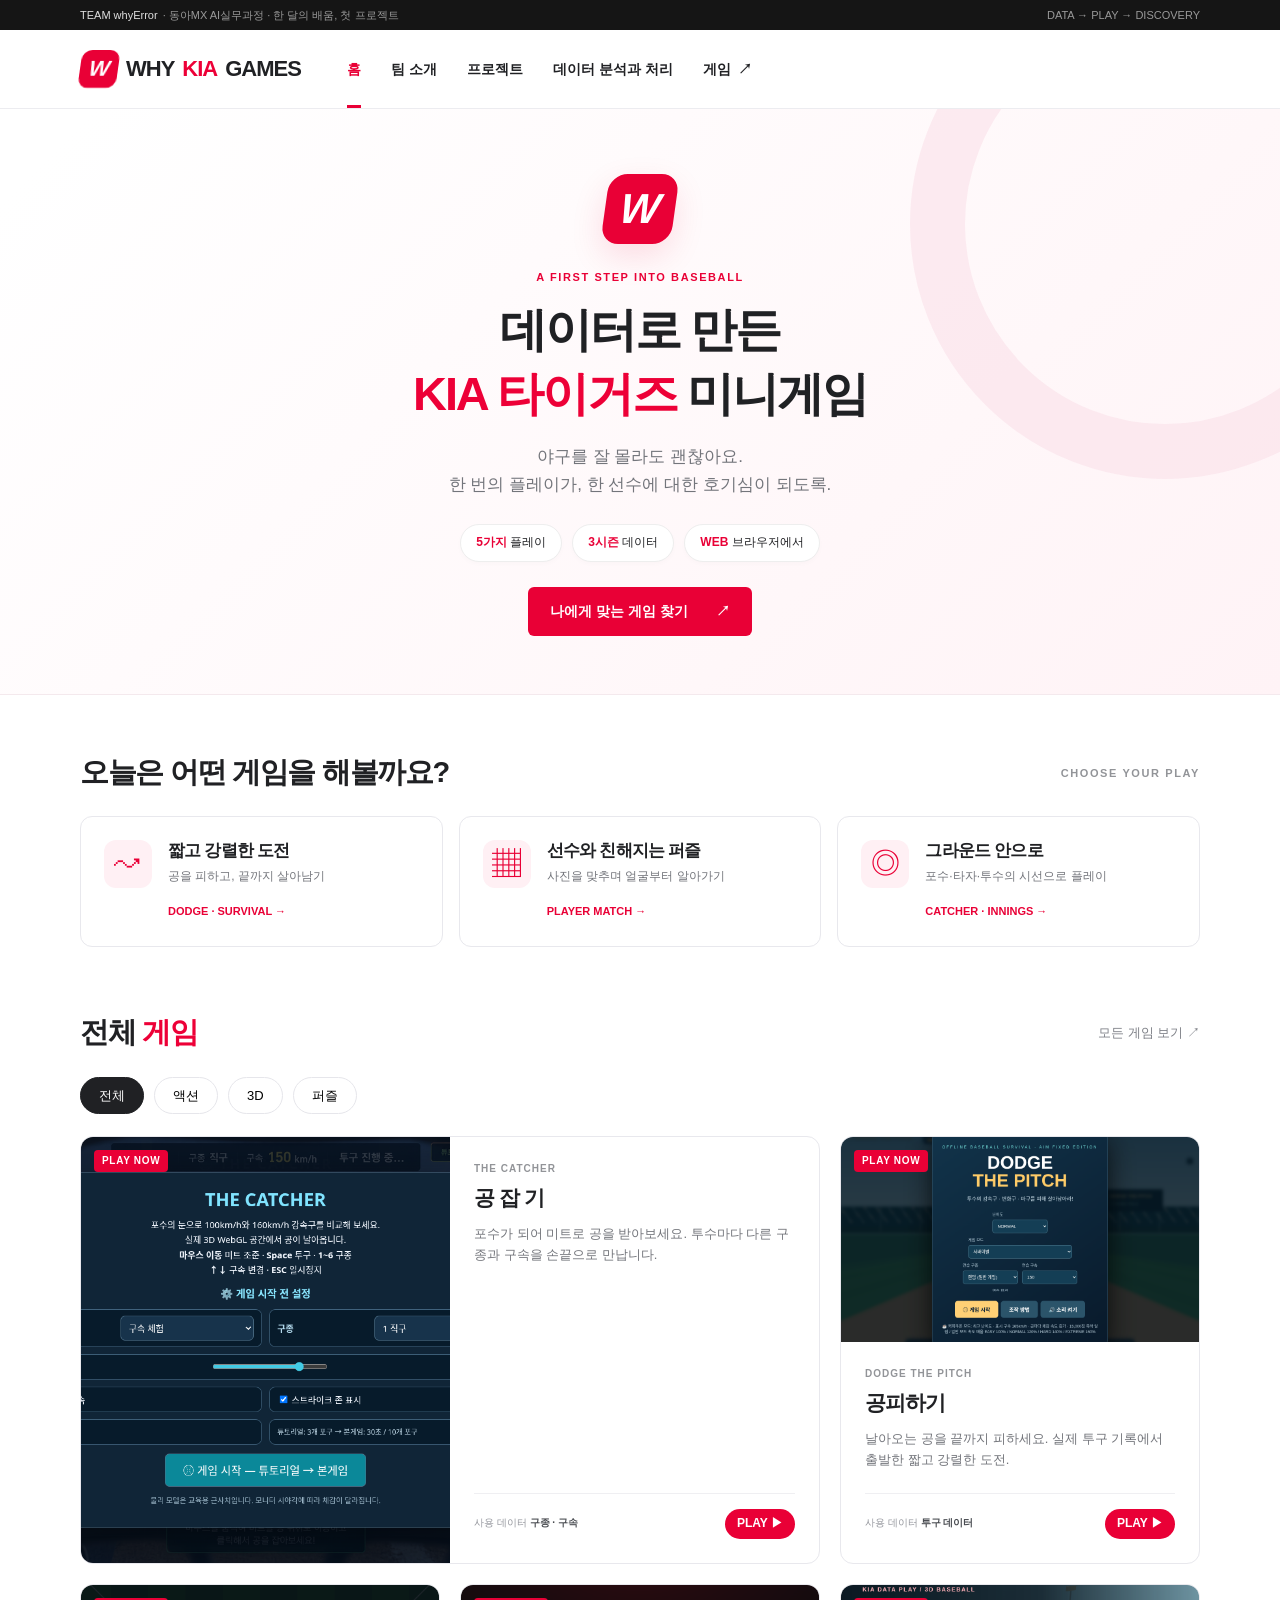
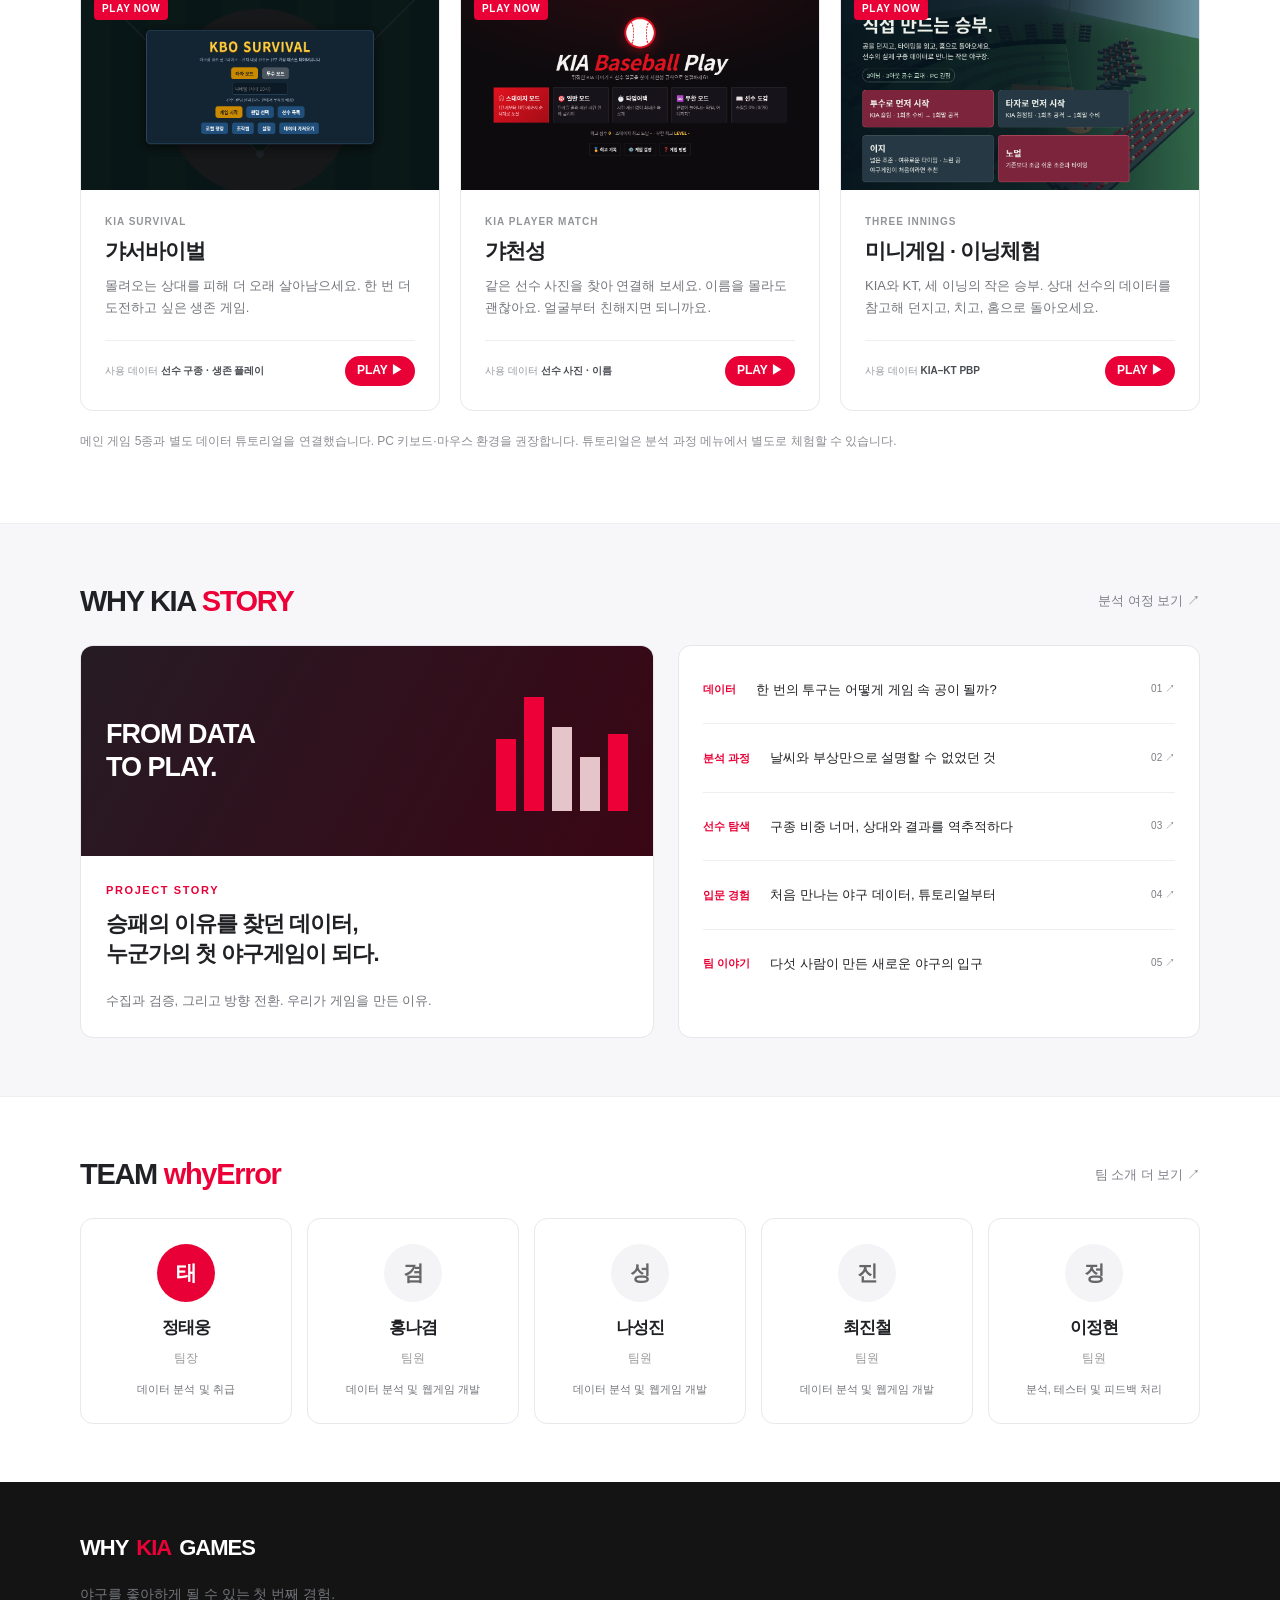
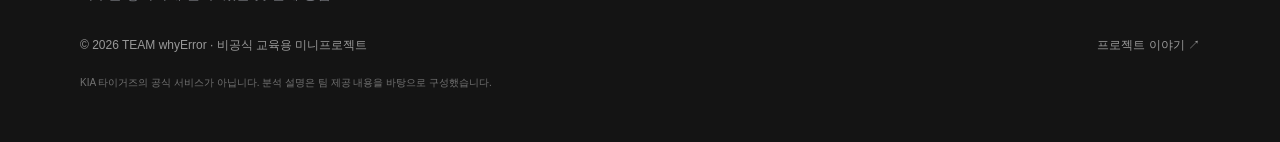
<file: why-kia/index.html>
<!doctype html><html lang="ko"><head><meta charset="utf-8"><meta name="viewport" content="width=device-width,initial-scale=1"><meta name="description" content="야구를 좋아하게 될 첫 번째 경험. KIA 선수 데이터로 만든 웹게임과 팀 whyError의 분석 여정."><title>WHY KIA GAMES · 데이터로 시작하는 야구</title><link rel="stylesheet" href="assets/style.css"></head><body><a class="skip" href="#main">본문으로 건너뛰기</a><div class="topline"><div class="wrap">TEAM whyError <span>· 동아MX AI실무과정 · 한 달의 배움, 첫 프로젝트</span><span>DATA → PLAY → DISCOVERY</span></div></div><header><div class="wrap nav"><a class="brand" href="#home"><i>W</i>WHY <em>KIA</em> GAMES</a><button id="mobile" aria-expanded="false" aria-label="메뉴 열기">☰</button><nav aria-label="주 메뉴"><a href="#home">홈</a><a href="#team">팀 소개</a><a href="#project">프로젝트</a><a href="#data">데이터 분석과 처리</a><a href="#games">게임 <span>↗</span></a></nav></div></header><main id="main" tabindex="-1"></main><footer><div class="wrap"><a class="brand" href="#home">WHY <em>KIA</em> GAMES</a><p>야구를 좋아하게 될 수 있는 첫 번째 경험.</p><div class="footrow"><span>© 2026 TEAM whyError · 비공식 교육용 미니프로젝트</span><a href="#project">프로젝트 이야기 ↗</a></div><small>KIA 타이거즈의 공식 서비스가 아닙니다. 분석 설명은 팀 제공 내용을 바탕으로 구성했습니다.</small></div></footer><dialog id="notice"><button class="close" aria-label="닫기">×</button><span class="eyebrow">GAME CONNECTION</span><h2 id="noticeTitle"></h2><p>이 게임은 첨부 원본 파일 연결을 기다리고 있습니다. 현재 검토본에서는 실행할 수 없습니다.</p><a class="button" href="#games">다른 게임 보기 →</a></dialog><script src="assets/data.js"></script><script src="assets/notebooks.js"></script><script src="assets/inventory.js"></script><script src="assets/app.js"></script></body></html>
</file>
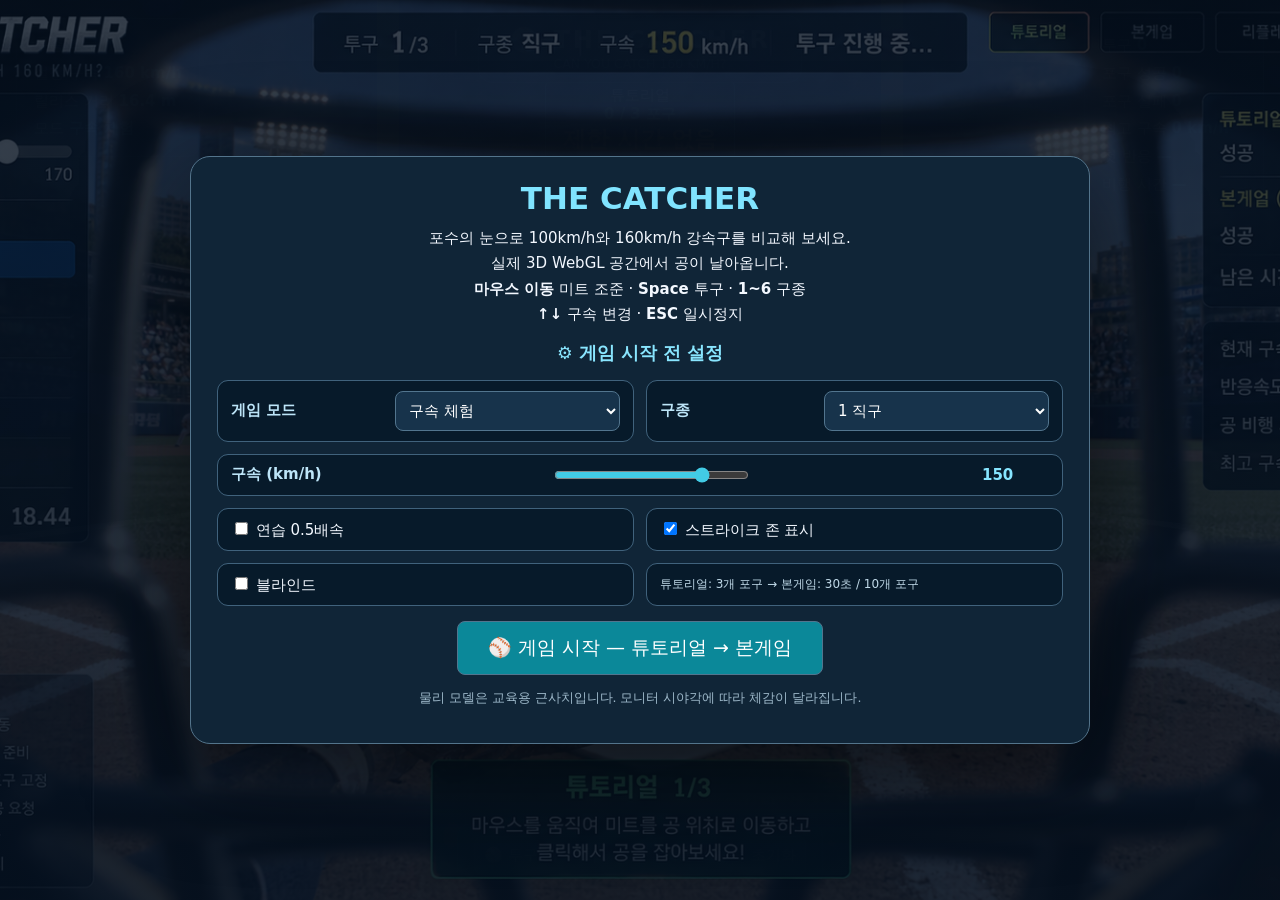
<file: why-kia/games/catch/index.html>
<!doctype html><html lang="ko"><head><meta charset="utf-8"><meta name="viewport" content="width=device-width,initial-scale=1">
<title>THE CATCHER — 3D 구속 체험</title>
<style>
*{box-sizing:border-box}body{margin:0;background:#07131e;color:#f3f8ff;font:15px system-ui,'Malgun Gothic',sans-serif;overflow:hidden}
canvas{display:block;width:100vw;height:100vh;cursor:crosshair}
#gloveSprite{position:fixed;width:clamp(90px,13vw,170px);height:auto;left:50%;top:60%;opacity:.43;pointer-events:none;transform:translate(-50%,-47%);z-index:2;filter:drop-shadow(0 2px 4px #0006)}
#roundHUD{position:fixed;top:100px;left:50%;transform:translateX(-50%);background:#061e2be8;border:1px solid #60c7d8;padding:10px 17px;border-radius:12px;text-align:center;z-index:3;pointer-events:none}
#timer{color:#f9c45b;font-size:23px;font-weight:900}#progress{color:#81ffbd;font-weight:800}
#intro{background:linear-gradient(#04101fc9,#04101fe3),url('catcher_pov_concept.png') center/cover!important}
#modeButtons{display:flex;gap:14px;justify-content:center;flex-wrap:wrap}.card{max-width:690px!important}
#modeButtons button{min-width:220px}#endOverlay{position:fixed;inset:0;background:#020d19df;display:none;place-items:center;z-index:9}

#hud{position:fixed;inset:0;pointer-events:none}header{position:absolute;top:15px;left:50%;transform:translateX(-50%);text-align:center;background:#081523dd;border:1px solid #476076;padding:10px 30px;border-radius:14px}
h1{font-size:24px;letter-spacing:3px;margin:0;color:#fff}small{color:#9db8c9}.panel{position:absolute;top:18px;background:#081523df;border:1px solid #40546c;padding:13px 17px;border-radius:12px;line-height:1.85;min-width:180px}
#left{left:16px}#right{right:16px}.panel strong{color:#79ddff}.bottom{position:absolute;bottom:12px;left:50%;transform:translateX(-50%);background:#071622ee;border:1px solid #54718b;border-radius:14px;padding:12px 16px;display:flex;gap:8px;align-items:center;flex-wrap:wrap;justify-content:center;pointer-events:auto;max-width:95vw}
button,select,input{font:inherit}button,select{background:#17334b;color:white;border:1px solid #52758e;padding:9px;border-radius:8px;cursor:pointer}button:hover{background:#28516c}button.active{background:#1e8b9b}input[type=range]{width:120px;accent-color:#42cbe5}
#message{position:absolute;top:27%;left:50%;transform:translateX(-50%);font-weight:900;font-size:32px;text-shadow:0 2px 8px black;white-space:nowrap;text-align:center}
#intro{position:fixed;inset:0;display:grid;place-items:center;background:#03101bdc;z-index:5}
.card{background:#102537;border:1px solid #53748b;border-radius:20px;padding:35px;text-align:center;max-width:580px;box-shadow:0 25px 100px #0008}
.card h2{font-size:38px;margin:0;color:#80e4ff}.card p{line-height:1.7}.card button{background:#0b8899;font-size:19px;padding:13px 30px}
#replay{display:none;position:absolute;bottom:92px;left:50%;transform:translateX(-50%);background:#10283ce8;padding:8px 15px;border-radius:10px;pointer-events:auto}
#replay button{font-size:13px;padding:5px 9px}
@media(max-width:850px){header{top:4px;padding:5px 10px}h1{font-size:16px}.panel{top:55px;min-width:0;font-size:11px;padding:5px}.bottom{font-size:12px;padding:6px}button,select{padding:5px}#message{font-size:22px}}

/* 포수 마스크 철망: 중앙의 투구 시야를 최대한 보존하는 반투명 금속 프레임 */
#catcherMask{position:fixed;inset:0;z-index:2;pointer-events:none;display:none;opacity:.38}
#catcherMask svg{width:100%;height:100%}
#gloveSprite{z-index:3;width:clamp(88px,9vw,135px)!important;opacity:.40!important;transform:translate(-43%,-35%) rotate(-4deg)!important}
#roundHUD{z-index:4;top:75px}
#hud{z-index:4}
#endOverlay{z-index:20;pointer-events:auto!important}
#endOverlay .card{pointer-events:auto}
#endOverlay button{cursor:pointer;position:relative;z-index:21}
#intro{z-index:15}
#tutorialToast{position:fixed;top:40%;left:50%;transform:translate(-50%,-50%);background:#06192cf2;border:2px solid #79e6b6;border-radius:18px;padding:28px 40px;font-size:25px;font-weight:800;text-align:center;z-index:18;display:none;pointer-events:none}

#mittTarget{position:fixed;width:15px;height:15px;border:2px solid #a5f8f0;border-radius:50%;
  box-shadow:0 0 0 2px #07131e80,0 0 12px #b3ffffa0;transform:translate(-50%,-50%);
  pointer-events:none;z-index:4;display:none}

/* Pre-match setup is the authoritative configuration; in-match HUD is read-only. */
#intro{overflow:auto;padding:18px;align-items:center}
#intro .card{width:min(900px,96vw);max-width:900px!important;padding:23px 26px}
#intro .card h2{font-size:31px}
#intro .card p{margin:10px 0}
#preGame{display:grid;grid-template-columns:repeat(2,minmax(0,1fr));gap:12px;text-align:left;margin:15px 0}
#preGame .setting{background:#061929d9;border:1px solid #40627c;border-radius:11px;padding:10px 13px;display:flex;gap:10px;align-items:center;justify-content:space-between}
#preGame .setting span{font-weight:700;color:#bde5f8}
#preGame select{width:min(225px,58%)}
#preGame input[type=range]{width:min(195px,55%)}
#preGame .setting.check{justify-content:flex-start;gap:15px}
#preGame .setting.check label{white-space:nowrap}
#preGame .setting.full{grid-column:1/-1}
#intro #modeButtons button{min-width:230px}
.bottom select,.bottom label{display:none} /* options are selected before game */
@media(max-width:680px){#preGame{grid-template-columns:1fr}#preGame .setting.full{grid-column:auto}#intro .card{padding:15px}}
</style><style>#gloveSprite{font-size:86px;line-height:1;text-align:center;height:100px}</style></head><body>
<canvas id="gl"></canvas>
<div id="catcherMask" aria-hidden="true"><svg viewBox="0 0 1000 700" preserveAspectRatio="none" xmlns="http://www.w3.org/2000/svg"><defs><linearGradient id="steel" x1="0" y1="0" x2="1" y2="1"><stop stop-color="#121a25"/><stop offset=".42" stop-color="#6d7881"/><stop offset=".6" stop-color="#18202b"/><stop offset="1" stop-color="#080e17"/></linearGradient><filter id="edge"><feGaussianBlur stdDeviation="1"/></filter></defs><g fill="none" stroke="#02070d" stroke-width="21" opacity=".76"><path d="M-30 80 Q500 -90 1030 80"/><path d="M-50 590 Q500 790 1050 590"/><path d="M30 -50 Q-90 360 60 760"/><path d="M970 -50 Q1090 360 940 760"/></g><g fill="none" stroke="url(#steel)" stroke-width="9" stroke-linecap="round" opacity=".93"><path d="M-30 80 Q500 -90 1030 80"/><path d="M-50 590 Q500 790 1050 590"/><path d="M30 -50 Q-90 360 60 760"/><path d="M970 -50 Q1090 360 940 760"/><path d="M-20 280 Q500 242 1020 280"/><path d="M-20 490 Q500 526 1020 490"/><path d="M255 -50 Q230 360 255 760"/><path d="M745 -50 Q770 360 745 760"/></g><g fill="none" stroke="#b7c1c9" stroke-width="2" opacity=".45"><path d="M-20 274 Q500 236 1020 274"/><path d="M-20 484 Q500 520 1020 484"/><path d="M249 -50 Q224 360 249 760"/><path d="M739 -50 Q764 360 739 760"/></g></svg></div>
<div id="mittTarget" aria-hidden="true"></div><div id="gloveSprite" role="img" aria-label="포수 글러브 대체 표시">🧤</div><div id="roundHUD"><div id="stageName">튜토리얼</div><div id="progress">0 / 3 포구</div><div id="timer">제한 시간 없음</div></div><div id="hud"><header><h1>⚾ THE CATCHER</h1><small>CAN YOU CATCH 160 KM/H?</small></header>
<div class="panel" id="left">구종 <strong id="pitchLabel">직구</strong><br>설정 구속 <strong id="speedLabel">160 km/h</strong><br>릴리스 거리 <strong>16.4 m</strong><br>모드 <strong id="modeLabel">구속 체험</strong></div>
<div class="panel" id="right">투구 <strong id="count">0</strong><br>포구 성공 <strong id="caught">0</strong><br>포구 실패 <strong id="missed">0</strong><br>최고 구속 <strong id="maxspeed">0</strong><br>첫 반응 <strong id="reaction">—</strong><br>비행 시간 <strong id="flight">—</strong></div>
<div id="message">투구를 시작하세요</div>
<div id="replay">리플레이 <button data-rate="1">1×</button><button data-rate=".5">0.5×</button><button data-rate=".25">0.25×</button><button data-rate=".1">0.1×</button><button id="replayStop">닫기</button></div>
<div class="bottom"><select id="mode"><option value="experience">구속 체험</option><option value="catch">포구 챌린지</option><option value="breaking">변화구 체험</option><option value="pro">프로 투수 챌린지</option><option value="compare">구속 비교 100 ↔ 160</option></select>
<select id="pitch"><option value="fast">1 직구</option><option value="slider">2 슬라이더</option><option value="curve">3 커브</option><option value="fork">4 포크볼</option><option value="change">5 체인지업</option><option value="two">6 투심</option></select>
<label>구속 <input id="speed" type="range" min="80" max="170" value="160" step="1"><b id="speedValue">160</b></label>
<label><input id="slow" type="checkbox"> 연습 0.5배속</label><label><input id="zone" type="checkbox" checked> 존</label><label><input id="blind" type="checkbox"> 블라인드</label>
<button id="throw">⚾ 투구 시작 (Space)</button><button id="showReplay">리플레이</button><button id="reset">초기화</button></div></div>
<div id="tutorialToast">튜토리얼 완료!<br><small>본게임이 곧 시작됩니다</small></div><div id="intro"><div class="card"><h2>THE CATCHER</h2><p>포수의 눈으로 100km/h와 160km/h 강속구를 비교해 보세요.<br>실제 3D WebGL 공간에서 공이 날아옵니다.<br><b>마우스 이동</b> 미트 조준 · <b>Space</b> 투구 · <b>1~6</b> 구종<br><b>↑↓</b> 구속 변경 · <b>ESC</b> 일시정지</p><h3 style="margin:13px 0 5px;color:#89e6ff">⚙ 게임 시작 전 설정</h3>
<div id="preGame">
<div class="setting"><span>게임 모드</span><select id="preMode"><option value="experience">구속 체험</option><option value="catch">포구 챌린지</option><option value="breaking">변화구 체험</option><option value="pro">프로 투수 챌린지</option><option value="compare">구속 비교 100 ↔ 160</option></select></div>
<div class="setting"><span>구종</span><select id="prePitch"><option value="fast">1 직구</option><option value="slider">2 슬라이더</option><option value="curve">3 커브</option><option value="fork">4 포크볼</option><option value="change">5 체인지업</option><option value="two">6 투심</option></select></div>
<div class="setting full"><span>구속 (km/h)</span><input id="preSpeed" type="range" min="80" max="170" step="1" value="150"><strong id="preSpeedValue" style="color:#86e5ff;min-width:67px">150</strong></div>
<div class="setting check"><label><input id="preSlow" type="checkbox"> 연습 0.5배속</label></div>
<div class="setting check"><label><input id="preZone" type="checkbox" checked> 스트라이크 존 표시</label></div>
<div class="setting check"><label><input id="preBlind" type="checkbox"> 블라인드</label></div>
<div class="setting" style="color:#c0d9e8;font-size:12px">튜토리얼: 3개 포구 → 본게임: 30초 / 10개 포구</div>
</div>
<div id="modeButtons"><button id="start">⚾ 게임 시작 — 튜토리얼 → 본게임</button></div><p><small>물리 모델은 교육용 근사치입니다. 모니터 시야각에 따라 체감이 달라집니다.</small></p></div></div>
<div id="endOverlay"><div class="card"><h2 id="endTitle">결과</h2><p id="endDetail"></p><div id="modeButtons"><button id="retry">🔄 처음부터 다시 시작</button><button id="backMenu">메인 메뉴</button></div></div></div>
<script>
(()=>{'use strict';
const $=id=>document.getElementById(id), canvas=$('gl'),gl=canvas.getContext('webgl',{antialias:true,alpha:false});
if(!gl){$('intro').innerHTML='<div class="card">이 브라우저에서는 WebGL을 사용할 수 없습니다.</div>';return;}
const vs=`attribute vec3 p;uniform mat4 proj;uniform mat4 view;uniform mat4 model;varying vec3 local;void main(){local=p;gl_Position=proj*view*model*vec4(p,1.);}`;
const fs=`precision mediump float;uniform vec3 col;uniform float light;uniform float opacity;varying vec3 local;void main(){float v=.74+.26*max(0.,normalize(local+vec3(.1,.4,.2)).y);gl_FragColor=vec4(col*v*light,opacity);}`;
function shader(type,src){let s=gl.createShader(type);gl.shaderSource(s,src);gl.compileShader(s);if(!gl.getShaderParameter(s,gl.COMPILE_STATUS))throw Error(gl.getShaderInfoLog(s));return s}
let program=gl.createProgram();gl.attachShader(program,shader(gl.VERTEX_SHADER,vs));gl.attachShader(program,shader(gl.FRAGMENT_SHADER,fs));gl.linkProgram(program);gl.useProgram(program);
const ap=gl.getAttribLocation(program,'p'),u={proj:gl.getUniformLocation(program,'proj'),view:gl.getUniformLocation(program,'view'),model:gl.getUniformLocation(program,'model'),col:gl.getUniformLocation(program,'col'),light:gl.getUniformLocation(program,'light'),opacity:gl.getUniformLocation(program,'opacity')};
function mesh(verts,indices){let b=gl.createBuffer(),i=gl.createBuffer();gl.bindBuffer(gl.ARRAY_BUFFER,b);gl.bufferData(gl.ARRAY_BUFFER,new Float32Array(verts),gl.STATIC_DRAW);gl.bindBuffer(gl.ELEMENT_ARRAY_BUFFER,i);gl.bufferData(gl.ELEMENT_ARRAY_BUFFER,new Uint16Array(indices),gl.STATIC_DRAW);return {b,i,n:indices.length}}
let cube=mesh([-1,-1,-1,1,-1,-1,1,1,-1,-1,1,-1,-1,-1,1,1,-1,1,1,1,1,-1,1,1],[0,1,2,0,2,3,4,6,5,4,7,6,0,4,5,0,5,1,3,2,6,3,6,7,1,5,6,1,6,2,0,3,7,0,7,4]);
let sv=[],si=[],lat=12,lon=16;for(let j=0;j<=lat;j++){let a=j*Math.PI/lat;for(let k=0;k<=lon;k++){let b=k*2*Math.PI/lon;sv.push(Math.sin(a)*Math.cos(b),Math.cos(a),Math.sin(a)*Math.sin(b))}}for(let j=0;j<lat;j++)for(let k=0;k<lon;k++){let q=j*(lon+1)+k;si.push(q,q+lon+1,q+1,q+1,q+lon+1,q+lon+2)}let sphere=mesh(sv,si);
const mat=(x,y,z,sx,sy,sz)=>new Float32Array([sx,0,0,0,0,sy,0,0,0,0,sz,0,x,y,z,1]);
function draw(m,x,y,z,sx,sy,sz,c,l=1){gl.bindBuffer(gl.ARRAY_BUFFER,m.b);gl.vertexAttribPointer(ap,3,gl.FLOAT,false,0,0);gl.enableVertexAttribArray(ap);gl.bindBuffer(gl.ELEMENT_ARRAY_BUFFER,m.i);gl.uniformMatrix4fv(u.model,false,mat(x,y,z,sx,sy,sz));gl.uniform3fv(u.col,c);gl.uniform1f(u.light,l);gl.uniform1f(u.opacity,draw.opacity||1);gl.drawElements(gl.TRIANGLES,m.n,gl.UNSIGNED_SHORT,0)}
function perspective(fov,aspect,near,far){let f=1/Math.tan(fov/2),nf=1/(near-far);return new Float32Array([f/aspect,0,0,0,0,f,0,0,0,0,(far+near)*nf,-1,0,0,2*far*near*nf,0])}
function lookAt(eye,target){let sub=(a,b)=>a.map((v,i)=>v-b[i]),norm=a=>{let d=Math.hypot(...a);return a.map(v=>v/d)},cross=(a,b)=>[a[1]*b[2]-a[2]*b[1],a[2]*b[0]-a[0]*b[2],a[0]*b[1]-a[1]*b[0]];let z=norm(sub(eye,target)),x=norm(cross([0,1,0],z)),y=cross(z,x);return new Float32Array([x[0],y[0],z[0],0,x[1],y[1],z[1],0,x[2],y[2],z[2],0,-x.reduce((s,v,i)=>s+v*eye[i],0),-y.reduce((s,v,i)=>s+v*eye[i],0),-z.reduce((s,v,i)=>s+v*eye[i],0),1])}
const C={grass:[.08,.32,.17],dirt:[.45,.27,.14],white:[.94,.95,.92],blue:[.12,.32,.57],skin:[.83,.58,.41],black:[.09,.12,.17],mitt:[.45,.21,.08],yellow:[.98,.75,.15]};
let pitchTypes={fast:['직구',0,0,0],slider:['슬라이더',-1.6,-.3,0],curve:['커브',-.45,-1.5,0],fork:['포크볼',0,-1.2,0],change:['체인지업',.45,-.5,0],two:['투심',.85,-.4,0]};
let stage='tutorial',stageCatches=0,stageThrows=0,stageStart=0,stageActive=false,autoNextAt=0,stageEnded=false,stageTransitionAt=0,clockPauseStart=0;let state='idle',count=0,caught=0,missed=0,maxspeed=0,ball=null,last=null,sim=0,charge=0,firstReaction=null,releaseAt=0,mittX=0,mittY=1.08,aimX=0,aimY=1.08,prevPointer=null,pitchAnim=0,replayRate=1,replayT=0,paused=false,compareToggle=false,audio=null;
function sound(freq,dur,kind='sine'){try{audio=audio||new(window.AudioContext||window.webkitAudioContext)();let o=audio.createOscillator(),g=audio.createGain();o.type=kind;o.frequency.value=freq;g.gain.setValueAtTime(.06,audio.currentTime);g.gain.exponentialRampToValueAtTime(.001,audio.currentTime+dur);o.connect(g).connect(audio.destination);o.start();o.stop(audio.currentTime+dur)}catch(e){}}
function resize(){let d=Math.min(devicePixelRatio||1,2);canvas.width=innerWidth*d;canvas.height=innerHeight*d;gl.viewport(0,0,canvas.width,canvas.height)}addEventListener('resize',resize);resize();
function refresh(){let type=$('pitch').value;$('pitchLabel').textContent=pitchTypes[type][0];$('speedLabel').textContent=$('blind').checked&&state==='flight'?'???':$('speed').value+' km/h';$('speedValue').textContent=$('speed').value;$('count').textContent=count;$('caught').textContent=caught;$('missed').textContent=missed;$('maxspeed').textContent=maxspeed+' km/h';$('modeLabel').textContent=$('mode').selectedOptions[0].text}
function msg(t){$('message').textContent=t}
function begin(){if(state==='flight'||state==='windup'||state==='replay'||paused||!stageActive||stageEnded)return;let mode=$('mode').value,types=Object.keys(pitchTypes),type=$('pitch').value,speed=+$('speed').value;
if(mode==='compare'){speed=compareToggle?160:100;compareToggle=!compareToggle;type='fast'}else if(mode==='pro'){speed=140+Math.floor(Math.random()*21);type=types[Math.floor(Math.random()*types.length)]}else if(mode==='breaking'){type=types[1+Math.floor(Math.random()*5)]}
$('pitch').value=type;$('speed').value=speed;
let random=mode==='catch'||mode==='pro'||mode==='breaking';
aimX=random?(Math.random()-.5)*.75:(Math.random()-.5)*.24;aimY=random?.7+Math.random()*.55:.86+Math.random()*.18;
ball={type,speed,start:[-.27,1.82,16.4],pos:[-.27,1.82,16.4],end:[aimX,aimY,.15],elapsed:0,trace:[],v:speed/3.6,flight:0};state='windup';pitchAnim=0;firstReaction=null;prevPointer=null;msg('투수 와인드업…');refresh()}
function pathAt(b,t){let v=b.v,drag=.12;let dz=v*(1-Math.exp(-drag*t))/drag;let z=b.start[2]-dz;let f=Math.max(0,Math.min(1,dz/16.25)),breaks=pitchTypes[b.type];let x=b.start[0]+(b.end[0]-b.start[0])*f+breaks[1]*f*f*(1-f*.55)*.5;let y=b.start[1]+(b.end[1]-b.start[1])*f-4.905*t*t+4.905*(16.25/v)**2*f+breaks[2]*f*f*.25;return [x,y,z]}
function release(){state='flight';stageThrows++;releaseAt=performance.now();sim=0;count++;maxspeed=Math.max(maxspeed,ball.speed);msg('');sound(150,.08,'triangle');refresh()}
function finish(){let b=ball;state='result';b.flight=b.elapsed;last={...b,trace:b.trace.slice()};let dx=b.pos[0]-mittX,dy=b.pos[1]-mittY,success=Math.hypot(dx,dy)<.24;if(success){caught++;stageCatches++;msg('포구 성공! 🧤');sound(190,.18,'triangle')}else{missed++;msg('포구 실패!');sound(100,.22,'sawtooth')}if(firstReaction!==null)$('reaction').textContent=Math.round(firstReaction)+' ms';else $('reaction').textContent='미측정';$('flight').textContent=(b.elapsed*1000).toFixed(0)+' ms';autoNextAt=performance.now()+240;updateStageHUD();if(stage==='tutorial'&&stageCatches>=3)endStage(true);else if(stage==='main'&&stageCatches>=10)endStage(true);refresh()}
function pitcher(){let w=state==='windup'?Math.sin(pitchAnim*3)*.18:0;draw(sphere,0,1.8+w,18.44,.17,.19,.17,C.skin);draw(cube,0,1.15+w,18.44,.30,.42,.17,C.blue);draw(cube,-.14,.45,18.44,.115,.35,.12,C.white);draw(cube,.14,.45,18.44,.115,.35,.12,C.white);draw(cube,-.42,1.27+w,18.44,.11,.33,.11,C.skin);draw(cube,.42,1.27+w,18.44,.11,.33,.11,C.skin);draw(sphere,-.42,1.53+w,18.44,.13,.13,.13,C.mitt);draw(cube,0,2.01+w,18.44,.19,.07,.2,C.blue)}
function world(){draw(cube,0,-.16,18,85,.1,85,C.grass);draw(cube,0,-.035,9.3,2.5,.015,11,C.dirt);draw(cube,0,-.02,18.44,1.3,.08,1.3,C.dirt);draw(cube,0,.012,0,.22,.012,.23,C.white);draw(cube,0,.012,18.44,.30,.02,.07,C.white);
for(let k=-1;k<=1;k+=2){draw(cube,k*22,2,25,.2,2,45,C.blue);draw(cube,k*5,.04,35,.05,.02,34,C.white)}
draw(cube,0,2,58,50,2,.25,C.blue);for(let i=-9;i<=9;i++)draw(cube,i*4,5.8,59,1.6,1.2,.1,i%2?C.blue:C.white,.55);
pitcher();
if($('zone').checked){let s=[.55,1.04,1.55];for(let x of [-.36,.36])draw(cube,x,1.05,.26,.012,.50,.012,C.yellow,.7);for(let y of [s[0],s[2]])draw(cube,0,y,.26,.36,.012,.012,C.yellow,.7)}

if(ball&&(state==='flight'||state==='result')){let p=ball.pos;draw(sphere,p[0],p[1],p[2],.0365,.0365,.0365,C.white,1.4);draw(sphere,p[0]-.012,p[1],p[2]-.01,.008,.009,.008,[.8,.14,.1])}
if(state==='replay'&&last){let p=replayPosition(last,replayT);draw(sphere,p[0],p[1],p[2],.0365,.0365,.0365,C.white,1.4);for(let i=0;i<last.trace.length;i+=4){let a=last.trace[i];if(a.t<=replayT)draw(sphere,a.p[0],a.p[1],a.p[2],.015,.015,.015,C.yellow,.9)}}
}
function replayPosition(b,t){if(!b.trace.length)return b.start;let prev=b.trace[0];for(let i=1;i<b.trace.length;i++){let q=b.trace[i];if(q.t>=t){let f=(t-prev.t)/Math.max(.00001,q.t-prev.t);return prev.p.map((v,j)=>v+(q.p[j]-v)*f)}prev=q}return prev.p}
function frame(now){requestAnimationFrame(frame);let dt=Math.min((now-(frame.prev||now))/1000,.25);frame.prev=now;
if(stageTransitionAt&&now>=stageTransitionAt){stageTransitionAt=0;$('tutorialToast').style.display='none';startStage('main')}if(stageActive&&!stageEnded&&!paused){if(stage==='main'&&now-stageStart>=30000)endStage(stageCatches>=10);else if(state==='result'&&now>autoNextAt)begin();updateStageHUD()}if(!paused){if(state==='windup'){pitchAnim+=dt;if(pitchAnim>=(stage==='tutorial'?.82:.65))release()}else if(state==='flight'){ball.elapsed+=dt*($('slow').checked?.5:1);ball.pos=pathAt(ball,ball.elapsed);ball.trace.push({t:ball.elapsed,p:ball.pos.slice()});if(ball.pos[2]<=-.15){let lo=Math.max(0,ball.elapsed-dt*($('slow').checked?.5:1)),hi=ball.elapsed;for(let k=0;k<18;k++){let mid=(lo+hi)/2;if(pathAt(ball,mid)[2]>-.15)lo=mid;else hi=mid}ball.elapsed=hi;ball.pos=pathAt(ball,hi);finish()}}else if(state==='replay'){replayT+=dt*replayRate;if(replayT>last.flight)replayT=0}}
gl.clearColor(.035,.10,.17,1);gl.enable(gl.DEPTH_TEST);gl.clear(gl.COLOR_BUFFER_BIT|gl.DEPTH_BUFFER_BIT);
gl.uniformMatrix4fv(u.proj,false,perspective(Math.PI/3,canvas.width/canvas.height,.025,170));
gl.uniformMatrix4fv(u.view,false,lookAt([0,.69,-.85],[0,.84,18.44]));world()}
requestAnimationFrame(frame);
function updateStageHUD(){if(!stageActive)return;$('stageName').textContent=stage==='tutorial'?'🧤 튜토리얼':'⚾ 본게임';$('progress').textContent=stageCatches+' / '+(stage==='tutorial'?3:10)+' 포구';$('timer').textContent=stage==='tutorial'?'제한 시간 없음':Math.max(0,(30-(performance.now()-stageStart)/1000)).toFixed(1)+'초';}
function applyPregame(){
$('mode').value=$('preMode').value;$('pitch').value=$('prePitch').value;
$('speed').value=$('preSpeed').value;$('slow').checked=$('preSlow').checked;
$('zone').checked=$('preZone').checked;$('blind').checked=$('preBlind').checked;
refresh();
}
function startStage(mode){stageTransitionAt=0;$('tutorialToast').style.display='none';$('catcherMask').style.display='block';$('gloveSprite').style.display='block';$('mittTarget').style.display='block';stage=mode;stageCatches=0;stageThrows=0;stageEnded=false;stageActive=true;stageStart=performance.now();state='idle';ball=null;last=null;paused=false;count=caught=missed=maxspeed=0;firstReaction=null;prevPointer=null;mittX=0;mittY=.84;autoNextAt=0;$('reaction').textContent='—';$('flight').textContent='—';$('intro').style.display='none';$('endOverlay').style.display='none';$('replay').style.display='none';/* tutorial uses a friendly straight pitch, then returns to selected pre-game options */
if(mode==='tutorial'){$('mode').value='experience';$('pitch').value='fast';$('speed').value=100;$('slow').checked=true;$('blind').checked=false;}
else{applyPregame();}
refresh();updateStageHUD();msg(mode==='tutorial'?'공 3개를 받아보세요!':'30초 안에 10개 포구!');begin();}
function endStage(win){if(stageEnded)return;stageEnded=true;stageActive=false;state='result';if(win&&stage==='tutorial'){stageTransitionAt=performance.now()+1500;$('tutorialToast').style.display='block';msg('튜토리얼 완료!');return;}$('gloveSprite').style.display='none';$('mittTarget').style.display='none';$('catcherMask').style.display='none';$('endTitle').textContent=win?'🎉 성공!':'⏰ GAME OVER';$('endDetail').textContent=(stage==='tutorial'?'튜토리얼':'본게임')+' · 포구 '+stageCatches+'개 / 투구 '+stageThrows+'개'+(win&&stage==='tutorial'?' — 본게임에 도전하세요!':'');$('endOverlay').style.display='grid';}
$('start').onclick=()=>{applyPregame();startStage('tutorial')};$('retry').onclick=()=>{applyPregame();startStage('tutorial')};$('backMenu').onclick=()=>{$('gloveSprite').style.display='none';$('mittTarget').style.display='none';$('catcherMask').style.display='none';$('endOverlay').style.display='none';$('intro').style.display='grid';stageActive=false;stageEnded=false;stageTransitionAt=0;state='idle';};$('throw').onclick=begin;
$('preSpeed').oninput=()=>{$('preSpeedValue').textContent=$('preSpeed').value};$('speed').oninput=refresh;$('pitch').onchange=refresh;$('mode').onchange=refresh;$('blind').onchange=refresh;
$('reset').onclick=()=>{if(stageActive)return;state='idle';ball=null;last=null;count=caught=missed=maxspeed=0;firstReaction=null;$('reaction').textContent='—';$('flight').textContent='—';msg('기록 초기화');$('replay').style.display='none';refresh()};
$('showReplay').onclick=()=>{if(!last||stageActive)return;state='replay';replayT=0;replayRate=1;$('replay').style.display='block';msg('슬로모션 리플레이')};
document.querySelectorAll('[data-rate]').forEach(b=>b.onclick=()=>{replayRate=+b.dataset.rate;replayT=0});
$('replayStop').onclick=()=>{state='result';$('replay').style.display='none';msg('다음 투구를 시작하세요')};
document.addEventListener('mousemove',e=>{if(!stageActive)return;let r=canvas.getBoundingClientRect(),nx=(e.clientX-r.left)/r.width,ny=(e.clientY-r.top)/r.height;let depth=.70,halfHeight=depth*Math.tan(Math.PI/6),halfWidth=halfHeight*r.width/r.height;let newX=(nx-.5)*2*halfWidth,newY=.84+(.5-ny)*2*halfHeight;if(state==='flight'&&firstReaction===null&&prevPointer&&Math.hypot(newX-prevPointer[0],newY-prevPointer[1])>.025)firstReaction=performance.now()-releaseAt;mittX=Math.max(-1.5,Math.min(1.5,newX));mittY=Math.max(.35,Math.min(1.75,newY));prevPointer=[newX,newY];$('gloveSprite').style.left=e.clientX+'px';$('gloveSprite').style.top=e.clientY+'px';$('mittTarget').style.left=e.clientX+'px';$('mittTarget').style.top=e.clientY+'px';});
addEventListener('keydown',e=>{if(['Space','ArrowUp','ArrowDown'].includes(e.code))e.preventDefault();if(e.code==='Space')begin();if(e.code==='Escape'&&stageActive){paused=!paused;if(stage==='main'){if(paused)clockPauseStart=performance.now();else stageStart+=performance.now()-clockPauseStart}msg(paused?'일시정지':'')}if(e.key==='r'||e.key==='R'){mittX=0;mittY=1.08}if('123456'.includes(e.key)){let v=Object.keys(pitchTypes)[+e.key-1];$('pitch').value=v;refresh()}if(e.code==='ArrowUp'||e.code==='ArrowDown'){$('speed').value=Math.max(80,Math.min(170,+$('speed').value+(e.code==='ArrowUp'?1:-1)));refresh()}});
$('gloveSprite').style.display='none';$('mittTarget').style.display='none';$('catcherMask').style.display='none';refresh();
})();
</script></body></html>
</file>
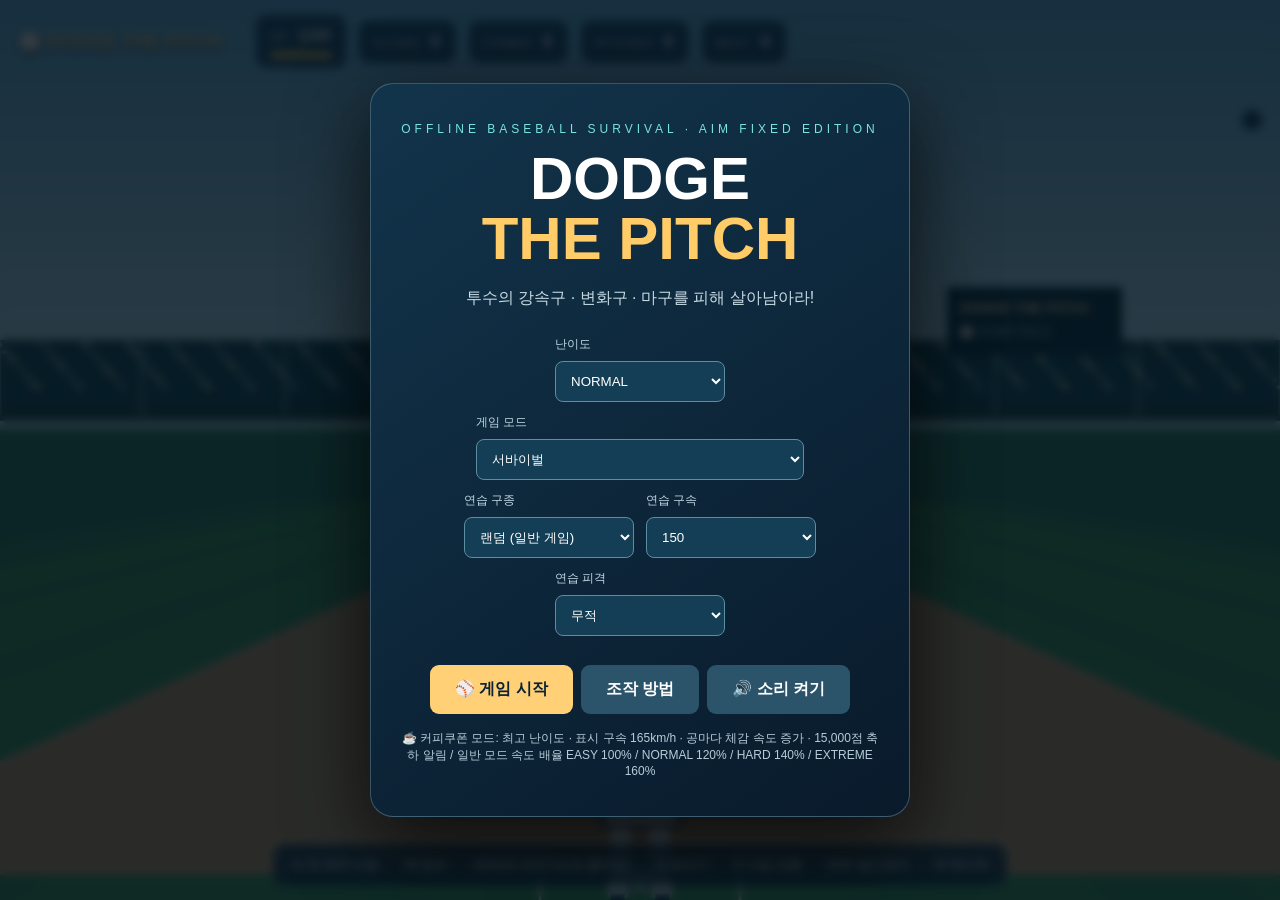
<file: why-kia/games/dodge/index.html>
<!doctype html><html lang="ko"><head><meta charset="utf-8"><meta name="viewport" content="width=device-width,initial-scale=1"><title>DODGE THE PITCH — 야구 회피 게임</title><style>
*{box-sizing:border-box}html,body{margin:0;width:100%;height:100%;overflow:hidden;background:#081a29;color:#fff;font-family:Arial,'Malgun Gothic',sans-serif}canvas{display:block;width:100%;height:100%}#hud{position:absolute;top:15px;left:18px;right:18px;display:flex;gap:13px;align-items:center;flex-wrap:wrap;pointer-events:none;text-shadow:0 2px 5px #001}.brand{font-size:19px;font-weight:900;color:#ffe19a;margin-right:20px}.stat{background:#08253fc9;border:1px solid #7eafc350;padding:9px 13px;border-radius:10px;font-size:12px;letter-spacing:1px}.stat strong{font-size:19px;color:#fff;margin-left:5px}#hpbar{height:6px;background:#ffbf52;display:block;margin-top:5px;width:100%;border-radius:9px}#bottom{position:absolute;bottom:14px;left:50%;transform:translateX(-50%);background:#081e31c9;border:1px solid #ffffff3b;padding:11px 18px;border-radius:12px;white-space:nowrap;font-size:13px}#toast{position:absolute;top:23%;width:100%;text-align:center;font-size:48px;font-weight:900;pointer-events:none;text-shadow:0 5px 14px #000;opacity:0;transition:opacity .1s}#pitch{position:absolute;right:18px;top:110px;font-weight:bold;color:#ffdf8a;background:#001b2dcc;padding:10px;border-radius:9px}#flash{position:absolute;inset:0;background:radial-gradient(transparent 40%,#ff3030 100%);pointer-events:none;opacity:0}#overlay{position:absolute;inset:0;background:#03121cc9;display:flex;align-items:center;justify-content:center;backdrop-filter:blur(5px)}.panel{width:min(540px,92vw);text-align:center;border:1px solid #7aa3b46b;background:linear-gradient(145deg,#12344b,#091a2b);box-shadow:0 25px 80px #000b;padding:38px 28px;border-radius:23px}.eyebrow{color:#78e4df;font-size:12px;letter-spacing:4px}.panel h1{font-size:clamp(38px,5vw,60px);margin:13px 0 8px;line-height:1}.panel h1 em{font-style:normal;color:#ffcc68;display:block}.panel p{color:#c9dce6;line-height:1.6}.options{display:flex;justify-content:center;gap:12px;flex-wrap:wrap;margin:25px 0}select{display:block;background:#143e55;color:white;border:1px solid #5c8da1;padding:11px;border-radius:8px;margin-top:8px;min-width:170px}label{font-size:12px;color:#c1d8e5;text-align:left}button{background:#ffd075;color:#092035;border:0;border-radius:9px;padding:14px 25px;font-weight:900;font-size:16px;cursor:pointer;margin:4px}button.secondary{background:#2b546a;color:white}button:hover{filter:brightness(1.12)}#hint{font-size:12px;color:#b8cdd9;margin-top:12px}.options{max-height:34vh;overflow:auto}#couponOverlay{position:absolute;inset:0;z-index:20;background:#06121bd9;display:none;align-items:center;justify-content:center;backdrop-filter:blur(7px)}#couponCard{width:min(520px,92vw);padding:38px 28px;text-align:center;border:2px solid #ffdc8d;border-radius:24px;background:linear-gradient(145deg,#24505a,#0c2435);box-shadow:0 20px 90px #000c}#couponCard h2{font-size:clamp(28px,5vw,44px);color:#ffe29c;margin:10px 0}#couponCard p{line-height:1.8;color:#e7f3f4}#error{color:#ff8e86;white-space:pre-wrap;font-size:13px} @media(max-width:650px){#bottom{font-size:10px}.stat{padding:6px}.brand{font-size:15px}}
</style></head><body><canvas id="field"></canvas><div id="hud"><div class="brand">⚾ DODGE THE PITCH</div><div class="stat">HP <strong id="hp">100</strong><span id="hpbar"></span></div><div class="stat">SCORE <strong id="score">0</strong></div><div class="stat">COMBO <strong id="combo">0</strong></div><div class="stat">PITCHES <strong id="pitches">0</strong></div><div class="stat">BEST <strong id="best">0</strong></div></div><div id="pitch"></div><div id="toast"></div><div id="flash"></div><div id="bottom">A / D 좌우 이동　　W 점프　　SPACE 숙이기(1초 쿨타임)　　S 숙이기　　V 시점 전환　　ESC 일시정지　　R 재시작</div><div id="couponOverlay" role="dialog" aria-modal="true" aria-labelledby="couponTitle"><div id="couponCard"><div style="font-size:56px">☕🎉</div><h2 id="couponTitle">커피쿠폰 당첨 축하!</h2><p><strong>15,000점 달성!</strong><br>축하합니다! 커피쿠폰 이벤트 목표를 달성했어요.</p><p style="font-size:12px;color:#bed4db">※ 게임 내 축하 알림이며 실제 커피쿠폰 자동 발급·전송은 지원하지 않습니다. 실제 지급은 이벤트 운영자가 별도로 진행해야 합니다.</p><button id="couponContinue">계속 플레이</button></div></div><div id="overlay"><div class="panel"><div class="eyebrow">OFFLINE BASEBALL SURVIVAL · AIM FIXED EDITION</div><h1 id="title">DODGE <em>THE PITCH</em></h1><p id="desc">투수의 강속구 · 변화구 · 마구를 피해 살아남아라!</p><div class="options" id="options"><label>난이도<select id="difficulty"><option>EASY</option><option selected>NORMAL</option><option>HARD</option><option>EXTREME</option></select></label><label>게임 모드<select id="mode"><option value="survival">서바이벌</option><option value="fast">강속구</option><option value="breaking">변화구</option><option value="practice">연습</option><option value="coffee">☕ 커피쿠폰 도전 (165km/h · 최고 난이도 · 가속)</option></select></label><label>연습 구종<select id="type"><option value="random">랜덤 (일반 게임)</option><option value="fast">포심</option><option value="slider">슬라이더</option><option value="change">체인지업</option><option value="two">투심</option><option value="curve">커브</option><option value="fork">포크볼</option></select></label><label>연습 구속<select id="speed"><option>100</option><option>110</option><option>120</option><option>130</option><option>140</option><option selected>150</option><option>160</option><option>165</option></select></label><label>연습 피격<select id="practiceDamage"><option value="off">무적</option><option value="on">HP 감소</option></select></label></div><button id="start">⚾ 게임 시작</button><button class="secondary" id="help">조작 방법</button><button class="secondary" id="sound">🔊 소리 켜기</button><button class="secondary" id="menu" style="display:none">메인 메뉴</button><div id="hint">☕ 커피쿠폰 모드: 최고 난이도 · 표시 구속 165km/h · 공마다 체감 속도 증가 · 15,000점 축하 알림 / 일반 모드 속도 배율 EASY 100% / NORMAL 120% / HARD 140% / EXTREME 160%</div><div id="error"></div></div></div>
<script>
(()=>{'use strict';const $=id=>document.getElementById(id),c=$('field'),ctx=c.getContext('2d');if(!ctx){$('error').textContent='Canvas를 사용할 수 없습니다.';return;}let W=0,H=0,DPR=1;function resize(){DPR=Math.min(devicePixelRatio||1,2);W=innerWidth;H=innerHeight;c.width=W*DPR;c.height=H*DPR;ctx.setTransform(DPR,0,0,DPR,0,0)}addEventListener('resize',resize);resize();const rand=(a,b)=>a+Math.random()*(b-a),clamp=(v,a,b)=>Math.max(a,Math.min(b,v)),lerp=(a,b,t)=>a+(b-a)*t;let mode='survival',speedBoost=1,hitSlow=0,soundOn=false,audioCtx=null,dodged=0,hits=0,maxCombo=0,lastDirection=1;let couponAwarded=false,couponPause=false;let state='menu',hp=100,score=0,combo=0,pitches=0,best=(()=>{try{return +(localStorage.getItem('dodgePitchBest')||0)}catch(e){return 0}})(),clock=0,delay=1,ball=null,particles=[],shake=0,flash=0,toastTime=0,gameDifficulty='NORMAL',selectedType='random';$('best').textContent=best;let player={x:0,y:0,vy:0,duck:0,duckTimer:0,duckCd:0,hurt:0},keys={},firstPerson=false;function project(x,y,z){let depth=clamp((z+2)/22,0,1),scale=1/(.26+depth*2.3),horizon=H*.46;return {x:W*.5+x*W*.065*scale,y:horizon+(2.0-y)*H*.12*scale,scale};}function poly(points,fill,stroke,lw=1){ctx.beginPath();points.forEach((p,i)=>i?ctx.lineTo(p[0],p[1]):ctx.moveTo(p[0],p[1]));ctx.closePath();if(fill){ctx.fillStyle=fill;ctx.fill()}if(stroke){ctx.strokeStyle=stroke;ctx.lineWidth=lw;ctx.stroke()}}function ellipse(x,y,rx,ry,col){ctx.beginPath();ctx.ellipse(x,y,Math.max(0.1,rx),Math.max(.1,ry),0,0,Math.PI*2);ctx.fillStyle=col;ctx.fill()}function line(x,y,x2,y2,col,width=2){ctx.strokeStyle=col;ctx.lineWidth=width;ctx.beginPath();ctx.moveTo(x,y);ctx.lineTo(x2,y2);ctx.stroke()}function drawField(){let sky=ctx.createLinearGradient(0,0,0,H);sky.addColorStop(0,'#639bbd');sky.addColorStop(.47,'#c6dbe0');sky.addColorStop(.48,'#2e6d4e');sky.addColorStop(1,'#2c633c');ctx.fillStyle=sky;ctx.fillRect(0,0,W,H);let hor=H*.45;ctx.fillStyle='#123d47';ctx.fillRect(0,hor-65,W,70);for(let i=0;i<210;i++){let x=i/209*W,y=hor-60+(i%7)*7;ellipse(x,y,3+(i%4),2,['#94bac2','#c5d5cb','#e4c7aa','#63858f'][i%4])}ctx.fillStyle='#183c38';ctx.fillRect(0,hor,W,16);for(let i=0;i<10;i++){let x=i/9*W;line(x,hor-65,x,hor+10,'#a9c6b988',3)}let farL=project(-8,0,20),farR=project(8,0,20),nearL=project(-14,0,-1),nearR=project(14,0,-1);poly([[farL.x,farL.y],[farR.x,farR.y],[nearR.x,nearR.y],[nearL.x,nearL.y]],'#387f47');for(let i=-10;i<10;i+=2){let a=project(i,0,19),b=project(i*1.7,0,-1);poly([[a.x,a.y],[project(i+1.5,0,19).x,a.y],[project((i+1.5)*1.7,0,-1).x,b.y],[b.x,b.y]],'#458f4e66')}let p1=project(-2.4,0,18),p2=project(2.4,0,18),p3=project(5,0,0),p4=project(-5,0,0);poly([[p1.x,p1.y],[p2.x,p2.y],[p3.x,p3.y],[p4.x,p4.y]],'#bd8b5d');let mound=project(0,0,18);ellipse(mound.x,mound.y,36*mound.scale,10*mound.scale,'#d8aa78');let home=project(0,0,0);poly([[home.x-17,home.y-8],[home.x+17,home.y-8],[home.x+17,home.y+6],[home.x,home.y+17],[home.x-17,home.y+6]],'#f2eee0');for(let side of [-1,1]){let x=home.x+side*100;line(x,home.y-26,x,home.y+65,'#e9e9d2',3);line(x,home.y-26,x+side*52,home.y-26,'#e9e9d2',3);line(x,home.y+65,x+side*52,home.y+65,'#e9e9d2',3)}ctx.fillStyle='#0d2734';ctx.fillRect(W*.74,hor-118,175,68);ctx.fillStyle='#f6d48c';ctx.font='bold 14px Arial';ctx.fillText('DODGE THE PITCH',W*.74+12,hor-92);ctx.fillStyle='#9dd6c6';ctx.font='12px Arial';ctx.fillText('⚾ HOME FIELD',W*.74+12,hor-69)}function drawHuman(x,y,scale,isPitcher,t,duck=0,hurt=0){ctx.save();ctx.translate(x,y);ctx.scale(scale,scale);let d=duck?28:0,step=isPitcher?Math.sin(t*7)*12:Math.sin(t*5)*4;ellipse(0,3,27,7,'#0005');line(-11,-47+d,-13-step*.3,-6,'#e9e9e5',12);line(11,-47+d,13+step*.3,-6,'#e9e9e5',12);line(-13,-8,-13,-2,'#0c2237',8);line(13,-8,13,-2,'#0c2237',8);poly([[-19,-110+d],[19,-110+d],[23,-48+d],[-22,-48+d]],isPitcher?'#c9d4dd':'#f4efe6','#233a4d',2);ctx.fillStyle=isPitcher?'#163f63':'#b5343e';ctx.fillRect(-3,-105+d,6,50);line(-19,-98+d,-34,-68+d+step,'#e8b38b',12);line(19,-98+d,34,-66+d-step,'#e8b38b',12);ellipse(-34,-65+d+step,11,10,isPitcher?'#603c28':'#e3b18a');ellipse(0,-133+d,19,23,'#e4b28e');ellipse(0,-151+d,22,10,isPitcher?'#123f63':'#bb3441');ctx.fillStyle=isPitcher?'#123f63':'#bb3441';ctx.fillRect(-21,-156+d,42,9);if(hurt>0){ctx.globalAlpha=hurt*.5;ellipse(0,-95+d,45,75,'#ff5656')}ctx.restore()}function drawPitcher(){let p=project(0,0,18);drawHuman(p.x,p.y,p.scale*.72,true,clock+(ball?ball.t:0))}function drawPlayer(){if(firstPerson)return;let p=project(player.x,player.y,-.3);drawHuman(p.x,p.y,p.scale*.75,false,clock,player.duck>0,player.hurt)}function makeBall(){let pool=mode==='coffee'?['fast','two','slider','curve','change','fork']:mode==='fast'?['fast','fast','fast','two']:mode==='breaking'?['slider','curve','change','fork']:['fast','slider','change','two','curve','fork'];let type=mode==='practice'&&selectedType!=='random'?selectedType:pool[Math.floor(Math.random()*pool.length)];if(mode!=='practice'&&Math.random()<Math.min(.055+pitches*.0015,.13))type='magic';let speed=type==='magic'?rand(155,175):type==='fast'?rand(145,165):type==='slider'?rand(125,145):type==='two'?rand(140,155):type==='curve'?rand(100,130):type==='fork'?rand(120,145):rand(110,140);if(mode==='fast')speed=Math.max(150,speed);if(mode==='practice')speed=Number($('speed').value);if(mode==='coffee')speed=165;let speedScale=({EASY:1,NORMAL:1.2,HARD:1.4,EXTREME:1.6}[gameDifficulty]);speedBoost=mode==='practice'?1:mode==='coffee'?Math.min(2.8,1+pitches*.035):Math.min(1.9,1+pitches*.013);if(mode==='coffee')speedScale=1;let time=16.8/(speed/3.6*speedScale*speedBoost); let targetX=clamp(player.x+rand(mode==='coffee'?-.10:-.28,mode==='coffee'?.10:.28),-3.0,3.0),targetY=rand(.60,1.50),bend=type==='magic'?(Math.random()<.5?-1:1)*rand(1.8,2.6):type==='slider'?(Math.random()<.5?-1:1)*rand(.75,1.35):type==='change'?rand(-.35,.35):type==='two'?rand(.3,.7):type==='curve'?rand(-.35,.35):type==='fork'?rand(-.15,.15):0,drop=type==='magic'?rand(.8,1.5):type==='change'?rand(.55,.95):type==='slider'?.2:type==='two'?.28:type==='curve'?1.2:type==='fork'?1.0:0;ball={type,speed,time,t:0,targetX,targetY,bend,drop,x:0,y:1.8,z:18,trail:[],resolved:false};pitches++;$('pitches').textContent=pitches;$('pitch').textContent=type==='magic'?'⚡ 마구 출현! '+Math.round(speed*speedScale*speedBoost)+' km/h':(mode==='coffee'?'☕ 165km/h · 체감 속도 '+Math.round(speedBoost*100)+'%':'투구 중... '+Math.round(speed*speedScale*speedBoost)+' km/h (게임 속도)');beep(290,.07,'triangle')}function ballPos(b,u){let v=clamp(u,0,1),ease=v*v*(3-2*v),curve=b.bend*(ease-v)+(b.type==='magic'?Math.sin(v*13)*.35*v*v*(1-v):0);let power=b.type==='curve'?.48:b.type==='fork'?.65:b.type==='change'?.82:b.type==='magic'?.62:b.type==='slider'?1.05:1;return{x:b.targetX*v+curve,y:1.8-(1.8-b.targetY)*Math.pow(v,power),z:18*(1-u)}}function toast(text,color){$('toast').textContent=text;$('toast').style.color=color;$('toast').style.opacity=1;toastTime=.75}function resolveBall(hit,part=''){if(!ball||ball.resolved)return;ball.resolved=true;$('pitch').textContent=(mode==='coffee'?'☕ 165km/h · 체감 속도 '+Math.round(speedBoost*100)+'% · ':'')+({fast:'FOUR-SEAM',slider:'SLIDER',change:'CHANGEUP',two:'TWO-SEAM',curve:'CURVEBALL',fork:'FORKBALL',magic:'⚡ MAGIC PITCH'}[ball.type])+' '+Math.round(ball.speed)+' km/h';if(hit){hits++;hitSlow=.1;beep(125,.16,'sawtooth');let dmg=part==='HEAD'?30:part==='BODY'?20:10;if(mode==='practice'&&$('practiceDamage').value==='off')dmg=0;hp=Math.max(0,hp-dmg);combo=0;player.hurt=1;shake=12;flash=.8;toast('HIT! -'+dmg,'#ff7777');for(let i=0;i<28;i++)particles.push({x:ball.x,y:ball.y,z:.4,vx:rand(-3,3),vy:rand(-2,3),life:rand(.25,.6)});if(hp===0){endGame();return}}else{dodged++;beep(550,.055,'sine');let near=Math.abs(ball.x-player.x)<.65&&Math.abs(ball.y-(player.y+1.2-(player.duck? .4:0)))<.85;combo++;maxCombo=Math.max(maxCombo,combo);let gain=near?300:100;score+=gain;if(combo%20===0)score+=2000;else if(combo%10===0)score+=1000;else if(combo%5===0)score+=500;toast(near?'PERFECT DODGE! +'+gain:'DODGE! +'+gain,near?'#7ff4f1':'#ffe8a6')}updateHud();checkCoupon()}function checkCoupon(){if(mode==='coffee'&&!couponAwarded&&score>=15000){couponAwarded=true;couponPause=true;state='reward';$('couponOverlay').style.display='flex';beep(850,.18,'sine');}}function updateHud(){$('hp').textContent=hp;$('hpbar').style.width=hp+'%';$('score').textContent=score;$('combo').textContent=combo}function drawBall(){if(!ball)return;for(let i=0;i<ball.trail.length;i++){let b=ball.trail[i],p=project(b.x,b.y,b.z),alpha=(i+1)/ball.trail.length*.65;ellipse(p.x,p.y,Math.max(2,5*p.scale),Math.max(2,5*p.scale),ball.type==='fast'?`rgba(255,255,255,${alpha})`:ball.type==='slider'?`rgba(60,176,255,${alpha})`:`rgba(80,250,155,${alpha})`)}let p=project(ball.x,ball.y,ball.z),r=clamp(7*p.scale,4,52);ellipse(p.x+3,p.y+4,r*1.15,r*1.15,'#0004');ellipse(p.x,p.y,r,r,'#f4f0e8');ctx.strokeStyle='#c54444';ctx.lineWidth=Math.max(1,r*.14);ctx.beginPath();ctx.arc(p.x-r*.22,p.y,r*.67,-1.4,1.3);ctx.stroke();ctx.beginPath();ctx.arc(p.x+r*.22,p.y,r*.67,1.7,4.4);ctx.stroke()}function drawParticles(dt){particles=particles.filter(p=>p.life>0);for(let p of particles){p.life-=dt;p.x+=p.vx*dt;p.y+=p.vy*dt;let q=project(p.x,p.y,p.z);ellipse(q.x,q.y,Math.max(1,3*q.scale),Math.max(1,3*q.scale),`rgba(255,190,90,${clamp(p.life*2,0,1)})`)}}function update(dt){if(hitSlow>0){hitSlow=Math.max(0,hitSlow-dt);dt*=.1}clock+=dt;player.hurt=Math.max(0,player.hurt-dt*2.5);player.duckTimer=Math.max(0,player.duckTimer-dt);player.duckCd=Math.max(0,player.duckCd-dt);let direction=(keys.KeyD?1:0)-(keys.KeyA?1:0);if(direction)lastDirection=direction;player.x=clamp(player.x+direction*dt*4.2,-3.1,3.1);player.duck=(keys.KeyS||player.duckTimer>0)?1:0;if(player.y>0||player.vy>0){player.vy-=13*dt;player.y=Math.max(0,player.y+player.vy*dt);if(player.y===0)player.vy=0}if(ball){ball.t+=dt;let u=clamp(ball.t/ball.time,0,1.12),p=ballPos(ball,u);ball.x=p.x;ball.y=p.y;ball.z=p.z;if(ball.trail.length===0||ball.t%0.035<dt)ball.trail.push({...p});if(ball.trail.length>19)ball.trail.shift();if(!ball.resolved&&u>=.96){
// The impact plane is z=0. Interpolate the exact crossing to prevent tunneling.
const hitPos=ballPos(ball,1),dx=Math.abs(hitPos.x-player.x);
const foot=player.y,ducking=player.duck>0;
const regions=ducking?[[foot+.30,foot+.78,.46,'LIMB'],[foot+.79,foot+1.18,.53,'BODY'],[foot+1.19,foot+1.36,.30,'HEAD']]:[[foot+.16,foot+.78,.40,'LIMB'],[foot+.79,foot+1.62,.55,'BODY'],[foot+1.63,foot+2.02,.33,'HEAD']];
let part='';for(const [low,high,width,name] of regions){if(dx<=width+.08&&hitPos.y>=low-.08&&hitPos.y<=high+.08){part=name;break}}
if(part)resolveBall(true,part);else if(u>=1.02)resolveBall(false)}if(u>=1.11){ball=null;delay=(mode==='coffee'?Math.max(.22,.6-pitches*.007):({EASY:2,NORMAL:1.5,HARD:1,EXTREME:.6}[gameDifficulty]))}}else{delay-=dt;if(delay<=0)makeBall()}if(toastTime>0){toastTime-=dt;if(toastTime<=0)$('toast').style.opacity=0}shake=Math.max(0,shake-dt*32);flash=Math.max(0,flash-dt*2);$('flash').style.opacity=flash*.65}function render(dt){ctx.save();if(shake)ctx.translate(rand(-shake,shake),rand(-shake,shake));drawField();drawPitcher();drawBall();drawPlayer();drawParticles(dt);ctx.restore()}let last=performance.now();function frame(now){let dt=Math.min((now-last)/1000,.04);last=now;try{if(state==='playing')update(dt);render(dt)}catch(e){state='paused';$('overlay').style.display='flex';$('desc').textContent='실행 오류: '+e.message;console.error(e)}requestAnimationFrame(frame)}function start(){couponAwarded=false;couponPause=false;$('couponOverlay').style.display='none';hp=100;score=0;combo=0;pitches=0;clock=0;ball=null;particles=[];delay=1;player={x:0,y:0,vy:0,duck:0,duckTimer:0,duckCd:0,hurt:0};mode=$('mode').value;gameDifficulty=mode==='coffee'?'EXTREME':$('difficulty').value;selectedType=$('type').value;dodged=0;hits=0;maxCombo=0;hitSlow=0;firstPerson=false;state='playing';$('overlay').style.display='none';$('pitch').textContent=mode==='coffee'?'☕ 최고 난이도 · 표시 구속 165km/h · 투구마다 가속 · 목표 15,000점':'투수 준비 중';updateHud()}function endGame(){state='over';if(score>best){best=score;try{localStorage.setItem('dodgePitchBest',best)}catch(e){};$('best').textContent=best}$('title').innerHTML='GAME <em>OVER</em>';$('desc').innerHTML='최종 점수 <b>'+score+'</b>점 · '+pitches+'구 투구 · 회피 '+dodged+'회 · 피격 '+hits+'회<br>최고 콤보 '+maxCombo+' · 최고 기록 '+best+'점';$('start').textContent='다시 시작';$('menu').style.display='inline-block';$('overlay').style.display='flex';beep(90,.3,'sawtooth')}function beep(freq,duration,wave){if(!soundOn)return;try{audioCtx=audioCtx||new (window.AudioContext||window.webkitAudioContext)();const osc=audioCtx.createOscillator(),gain=audioCtx.createGain();osc.type=wave;osc.frequency.value=freq;gain.gain.setValueAtTime(.08,audioCtx.currentTime);gain.gain.exponentialRampToValueAtTime(.001,audioCtx.currentTime+duration);osc.connect(gain);gain.connect(audioCtx.destination);osc.start();osc.stop(audioCtx.currentTime+duration)}catch(e){}}$('mode').addEventListener('change',()=>{const coffee=$('mode').value==='coffee';$('difficulty').disabled=coffee;if(coffee)$('difficulty').value='EXTREME';});$('couponContinue').onclick=()=>{couponPause=false;$('couponOverlay').style.display='none';if(state==='reward')state='playing'};$('sound').onclick=()=>{soundOn=!soundOn;$('sound').textContent=soundOn?'🔇 소리 끄기':'🔊 소리 켜기';beep(650,.1,'sine')};$('menu').onclick=()=>{state='menu';ball=null;$('title').innerHTML='DODGE <em>THE PITCH</em>';$('desc').textContent='투수가 플레이어를 향해 던지는 강속구와 변화구를 피해 살아남아라!';$('start').textContent='⚾ 게임 시작';$('menu').style.display='none'};$('start').onclick=start;$('help').onclick=()=>{$('desc').innerHTML='A/D: 좌우 이동 · W: 점프 · SPACE: 숙이기 (1초 쿨타임)<br>S: 숙이기 유지 · V: 시점 전환 · ESC: 일시정지 · R: 재시작<br>포심·투심·슬라이더·커브·체인지업·포크볼·마구를 피하세요!'};addEventListener('keydown',e=>{if(['Space','ArrowUp','ArrowDown','ArrowLeft','ArrowRight'].includes(e.code))e.preventDefault();keys[e.code]=true;if(e.code==='KeyW'&&state==='playing'&&player.y===0)player.vy=5.6;if(e.code==='Space'&&state==='playing'&&player.duckCd<=0&&!e.repeat){player.duckTimer=.55;player.duckCd=1;beep(370,.04,'sine')}if(e.code==='KeyV'&&state==='playing'){firstPerson=!firstPerson;toast(firstPerson?'1인칭 시점':'3인칭 시점','#9ef3eb')}if(e.code==='KeyR'&&!e.repeat)start();if(e.code==='Escape'){if(state==='playing'){state='paused';$('title').innerHTML='PAUSED';$('desc').textContent='게임이 일시정지되었습니다.';$('start').textContent='처음부터 시작';$('overlay').style.display='flex'}else if(state==='paused'){state='playing';$('overlay').style.display='none'}}});addEventListener('keyup',e=>keys[e.code]=false);window.__dodgeTest={start:()=>start(),getState:()=>state,getBall:()=>ball,getScore:()=>score,setScoreForTest:(n)=>{score=n;updateHud();checkCoupon()},getCouponAwarded:()=>couponAwarded,getHP:()=>hp,getPlayer:()=>({...player}),getDifficulty:()=>gameDifficulty,getMode:()=>mode,spawn:()=>makeBall(),step:(dt)=>update(dt)};requestAnimationFrame(frame);})();
</script></body></html>
</file>
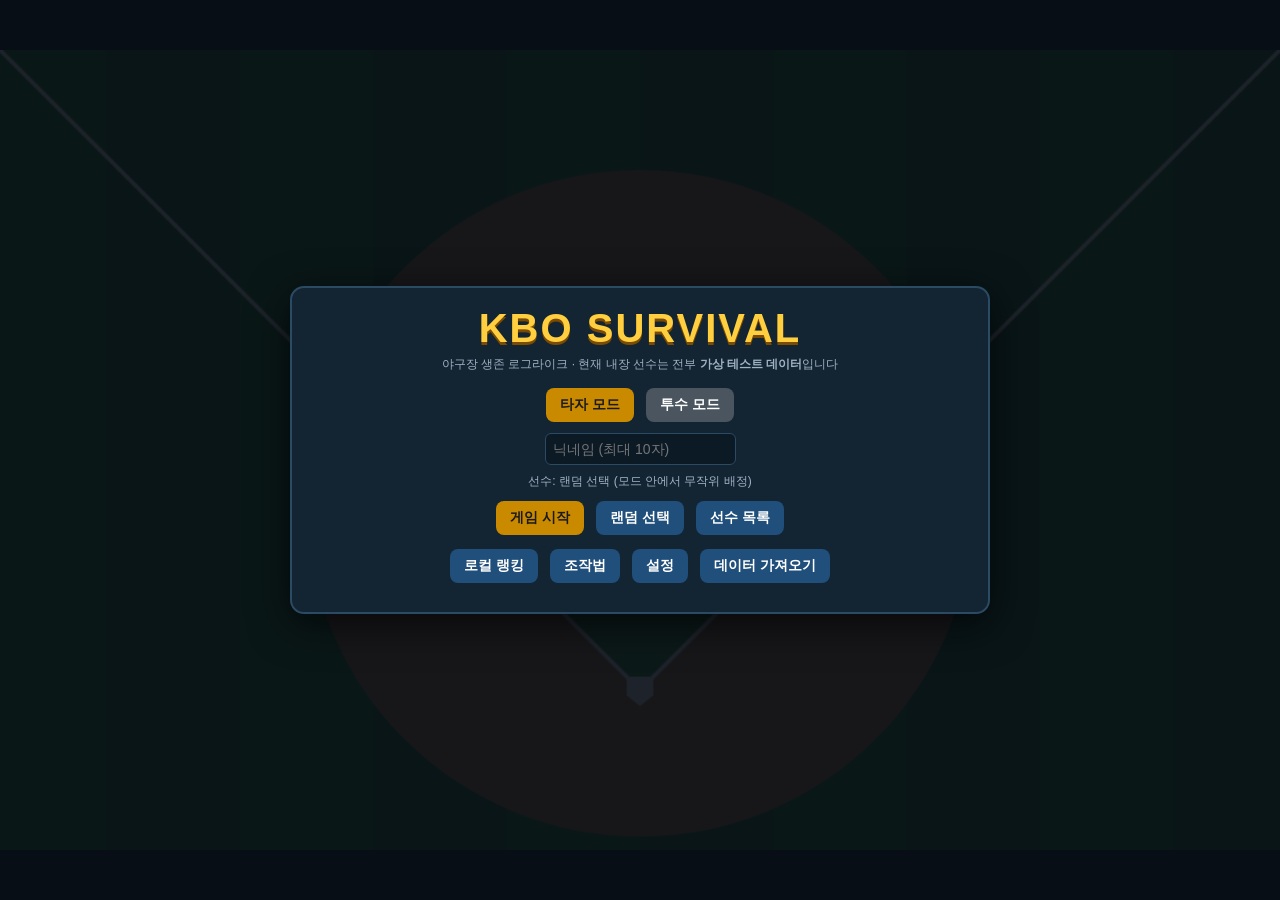
<file: why-kia/games/survival/index.html>
<!DOCTYPE html>
<html lang="ko">
<head>
<meta charset="UTF-8" />
<meta name="viewport" content="width=device-width,initial-scale=1,maximum-scale=1,user-scalable=no" />
<title>KBO SURVIVAL</title>

<style>
*{box-sizing:border-box;margin:0;padding:0}
html,body{width:100%;height:100%;background:#070e15;color:#eef3f7;font-family:'Pretendard',sans-serif;overflow:hidden;user-select:none;-webkit-user-select:none;touch-action:none}
#wrap{position:fixed;inset:0;display:flex;align-items:center;justify-content:center;overflow:hidden}
#stage{position:relative;width:960px;height:600px}
#cv{width:100%;height:100%;display:block;background:#1c3d1f}
#ctrl{position:absolute;top:8px;right:8px;z-index:5;display:none;gap:4px}
#ctrl.show{display:flex}
#ctrl button{padding:6px 10px;font-size:14px;margin:0;background:rgba(20,40,60,.8)}
#notice{position:absolute;left:8px;bottom:8px;z-index:20;display:none;background:#7a1f1f;padding:6px 10px;border-radius:6px;font-size:12px;max-width:80%}
.screen{position:absolute;inset:0;display:none;align-items:center;justify-content:center;background:rgba(6,12,20,.9);z-index:10;overflow:auto;padding:8px}
.screen.show{display:flex}
.panel{background:#132433;border:2px solid #2b4a63;border-radius:14px;padding:18px;width:min(700px,100%);max-height:100%;overflow:auto;box-shadow:0 10px 40px #000a}
h1{font-size:40px;font-weight:900;color:#ffcf40;text-align:center;letter-spacing:2px;text-shadow:0 3px 0 #7a4b00}
h2{font-size:20px;margin-bottom:10px;color:#ffcf40}
p,li{font-size:14px;line-height:1.5}
button{font-family:inherit;background:#1f4f7a;color:#fff;border:0;border-radius:8px;padding:8px 14px;font-size:14px;font-weight:700;cursor:pointer;margin:3px}
button:hover{filter:brightness(1.15)}
button.gold{background:#c98a00;color:#1a1a1a}
button.red{background:#9b2c2c}
button.off{background:#4a5560}
input,select{background:#0c1a26;color:#fff;border:1px solid #2b4a63;border-radius:6px;padding:7px;font-family:inherit;font-size:14px}
textarea{width:100%;height:120px;background:#0c1a26;color:#fff;border:1px solid #2b4a63;border-radius:6px;padding:7px;font-family:monospace;font-size:12px}
.row{display:flex;gap:6px;flex-wrap:wrap;align-items:center;margin:8px 0;justify-content:center}
.grid{display:grid;grid-template-columns:repeat(auto-fill,minmax(200px,1fr));gap:8px;max-height:360px;overflow:auto;margin:8px 0}
.pcard{background:#0c1a26;border:2px solid #2b4a63;border-radius:10px;padding:8px;cursor:pointer;font-size:12px}
.pcard.sel{border-color:#ffcf40}
.pcard .nm{font-size:16px;font-weight:800;display:block;margin-bottom:2px}
.tag{font-size:10px;background:#7a4b00;padding:1px 5px;border-radius:4px;margin-left:4px}
.tag.na{background:#6b2020}
.muted{color:#9fb3c4;font-size:12px}
table{width:100%;border-collapse:collapse;font-size:13px}
td,th{padding:5px;border-bottom:1px solid #2b4a63;text-align:left}
.lvcard{background:#0c1a26;border:2px solid #ffcf40;border-radius:10px;padding:12px;margin:6px 0;cursor:pointer}
.lvcard:hover{background:#17314a}
</style>
</head>
<body>
<div id="wrap">
 <div id="stage">
  <canvas id="cv"></canvas>
  <div id="ctrl">
   <button id="bPause" title="일시정지 (ESC)">⏸</button>
   <button id="bBench" title="벤치 클리어링 (B)">B</button>
   <button id="bZoomOut">−</button>
   <button id="bZoomIn">+</button>
   <button id="bFull">⛶</button>
  </div>
  <div id="notice"></div>
  <div id="fatal" style="display:none;position:absolute;inset:0;z-index:50;background:rgba(18,4,4,.94);padding:24px;overflow:auto"><h2 style="color:#ff8a80">게임 초기화 오류</h2><p style="font-size:13px;margin:8px 0">아래 내용을 확인하거나 다시 시도해 주세요. 상세 내용은 브라우저 콘솔(F12)에도 기록됩니다.</p><pre id="fatalMsg" style="white-space:pre-wrap;font-size:12px;background:#0c1a26;padding:10px;border-radius:6px;max-height:50%;overflow:auto"></pre><button id="fatalRetry" class="gold">다시 시도</button></div>

  <!-- 메인 메뉴 -->
  <div id="menu" class="screen show">
   <div class="panel" style="text-align:center">
    <h1>KBO SURVIVAL</h1>
    <p class="muted" style="margin:4px 0 12px">야구장 생존 로그라이크 · 현재 내장 선수는 전부 <b>가상 테스트 데이터</b>입니다</p>
    <div class="row"><button id="modeBat" class="gold">타자 모드</button><button id="modePit" class="off">투수 모드</button></div>
    <div class="row"><input id="nick" maxlength="10" placeholder="닉네임 (최대 10자)" /></div>
    <div id="selInfo" class="muted" style="margin:6px 0"></div>
    <div class="row">
     <button id="btnStart" class="gold" disabled>게임 시작</button>
     <button id="btnRandom">랜덤 선택</button>
     <button id="btnList">선수 목록</button>
    </div>
    <div class="row">
     <button id="btnLb">로컬 랭킹</button>
     <button id="btnHelp">조작법</button>
     <button id="btnSettings">설정</button>
     <button id="btnImport">데이터 가져오기</button>
    </div>
   </div>
  </div>

  <!-- 선수 목록 -->
  <div id="players" class="screen">
   <div class="panel">
    <h2>선수 선택</h2>
    <div class="row"><input id="search" placeholder="이름 / 팀 / 포지션 검색" style="flex:1" /><button id="pickRandom">랜덤 (해제)</button></div>
    <div class="muted">현재 모드(<span id="plMode"></span>) 선수만 표시됩니다. 카드를 누르면 선택하고 메뉴로 돌아갑니다.</div>
    <div id="plGrid" class="grid"></div>
    <div class="row"><button id="plClose" class="off">닫기</button></div>
   </div>
  </div>

  <!-- 로컬 랭킹 -->
  <div id="lb" class="screen">
   <div class="panel">
    <h2>랭킹 (로컬)</h2>
    <p class="muted">이 기기(브라우저)에만 저장되는 로컬 랭킹입니다. 온라인 전체 랭킹이 아닙니다. 타자/투수 구분 없이 한 목록입니다.</p>
    <div id="lbBody" style="margin-top:8px"></div>
    <div class="row"><button id="lbClose" class="off">닫기</button></div>
   </div>
  </div>

  <!-- 설정 -->
  <div id="settings" class="screen">
   <div class="panel">
    <h2>설정</h2>
    <div class="row"><span>사운드</span><button id="setSound"></button></div>
    <div class="row"><span>음량</span><input id="setVol" type="range" min="0" max="1" step="0.05" /></div>
    <div class="row"><span>데미지 숫자</span><button id="setDmg"></button></div>
    <div class="row"><span>화면 배율</span><span id="setZoomLbl"></span></div>
    <div class="row"><button id="setFull">전체화면 전환</button><button id="setTut">튜토리얼 다시 보기</button></div>
    <div class="row"><button id="setClear" class="red">기록·업적 초기화</button></div>
    <div class="row"><button id="setClose" class="off">닫기</button></div>
   </div>
  </div>

  <!-- 조작법 -->
  <div id="help" class="screen">
   <div class="panel">
    <h2>조작법</h2>
    <ul style="margin-left:18px">
     <li>이동: W A S D / 방향키 (모바일: 화면 왼쪽 절반 드래그)</li>
     <li>공격: 자동 (사거리 안에 적이 있으면 자동 스윙·투구)</li>
     <li>벤치 클리어링: B 키 또는 상단 B 버튼 (한 판 최대 3회)</li>
     <li>일시정지: ESC 키 또는 ⏸ 버튼</li>
     <li>레벨업 선택: 카드 클릭 또는 1·2·3 키</li>
    </ul>
    <h2 style="margin-top:12px">실제 KBO 데이터 넣는 법</h2>
    <p>'데이터 가져오기' 화면에서 JSON 배열 또는 CSV를 붙여넣으세요. 필수 항목은 타자 <code>avg, hr, ops</code>, 투수 <code>era, avgVelocity, maxVelocity, strikeouts</code>입니다. 빠진 값은 'Data unavailable'로 표시되고 테스트 기본값이 쓰입니다. 실제 기록을 넣을 때는 <code>fictional: false</code>와 <code>source</code>를 꼭 채우세요.</p>
    <div class="row"><button id="helpClose" class="off">닫기</button></div>
   </div>
  </div>

  <!-- 데이터 가져오기 -->
  <div id="imp" class="screen">
   <div class="panel">
    <h2>선수 데이터 가져오기</h2>
    <p class="muted">JSON 배열 또는 CSV(첫 줄 헤더). 가져온 데이터는 테스트 데이터를 같은 이름 기준으로 덮어씁니다. 잘못된 항목은 건너뜁니다.</p>
    <input type="file" id="impFile" accept=".json,.csv" style="margin:6px 0" />
    <textarea id="impText" placeholder='[{"name":"...","mode":"batter","avg":0.300,"hr":25,"ops":0.850,"source":"출처","fictional":false}]'></textarea>
    <div class="row"><button id="impApply" class="gold">적용</button><button id="impReset" class="red">가져온 데이터 전부 삭제</button><button id="impClose" class="off">닫기</button></div>
    <div id="impResult" class="muted" style="white-space:pre-wrap"></div>
   </div>
  </div>

  <!-- 튜토리얼 -->
  <div id="tut" class="screen">
   <div class="panel" style="text-align:center">
    <h2 id="tutTitle"></h2>
    <p id="tutBody" style="min-height:70px;margin:12px 0"></p>
    <div class="muted" id="tutPg"></div>
    <div class="row">
     <button id="tutPrev" class="off">이전</button>
     <button id="tutNext" class="gold">다음</button>
     <button id="tutSkip" class="off">건너뛰기</button>
     <button id="tutNever" class="off">다시 보지 않기</button>
    </div>
   </div>
  </div>

  <!-- 일시정지 -->
  <div id="pause" class="screen">
   <div class="panel" style="text-align:center">
    <h2>일시정지</h2>
    <div id="pauseInfo" class="muted" style="margin:8px 0"></div>
    <div class="row">
     <button id="pResume" class="gold">계속하기</button>
     <button id="pRestart" class="red">다시 시작</button>
     <button id="pMenu" class="off">메인 메뉴로</button>
    </div>
   </div>
  </div>

  <!-- 레벨업 -->
  <div id="levelup" class="screen">
   <div class="panel" style="text-align:center">
    <h2 id="luTitle">LEVEL UP!</h2>
    <p class="muted">강화 하나를 고르세요 (1·2·3 키 가능)</p>
    <div id="luCards"></div>
   </div>
  </div>

  <!-- 게임 오버 -->
  <div id="over" class="screen">
   <div class="panel" style="text-align:center">
    <h2>GAME OVER</h2>
    <div id="overInfo" style="margin:10px 0;line-height:1.8"></div>
    <div class="row">
     <button id="oRestart" class="gold">다시 시작</button>
     <button id="oLb">로컬 랭킹 보기</button>
     <button id="oMenu" class="off">메인 메뉴</button>
    </div>
   </div>
  </div>
 </div>
</div>

<script>
// ============================================================
// 오류 기록: 콘솔 + 화면 오류 패널 (빈 화면 방지)
function showFatal(err){
  console.error('[KBO SURVIVAL] 오류:', err);
  const f=document.getElementById('fatal'), m=document.getElementById('fatalMsg');
  if(m) m.textContent = '오류: ' + ((err && err.message) || String(err)) + '\n\n' + ((err && err.stack) || '');
  if(f) f.style.display='block';
}
window.addEventListener('error', e => showFatal(e.error || e.message));
window.addEventListener('unhandledrejection', e => showFatal(e.reason));
// 0. 공통 유틸 / 저장소 / 설정
// ============================================================
const $ = id => document.getElementById(id);
const clamp = (v,a,b) => Math.max(a, Math.min(b, v));
const rnd = (a,b) => a + Math.random()*(b-a);
const lerp = (a,b,t) => a + (b-a)*t;
const num = (v,def) => { const n = (typeof v==='number') ? v : parseFloat(v); return Number.isFinite(n) ? n : def; };
const dv = (v,f) => (v==null ? 'Data unavailable' : f(v));
const fmt3 = v => v.toFixed(3).replace(/^0/,'');
const mmss = s => { s=Math.floor(s); return String(Math.floor(s/60)).padStart(2,'0')+':'+String(s%60).padStart(2,'0'); };

const VW=960, VH=600, WW=2000, WH=1400;
const cv = $('cv'), ctx = cv.getContext('2d');
const DPR = Math.min(2, window.devicePixelRatio||1);
cv.width = VW*DPR; cv.height = VH*DPR;
const stage = $('stage');

function checkStorage(){ try{ localStorage.setItem('__t','1'); localStorage.removeItem('__t'); return true; }catch(e){ return false; } }
const STORE_OK = checkStorage();
const Store = {
  get(k,d){ if(!STORE_OK) return d; try{ const v=localStorage.getItem(k); return v==null ? d : JSON.parse(v); }catch(e){ return d; } },
  set(k,v){ if(!STORE_OK) return; try{ localStorage.setItem(k, JSON.stringify(v)); }catch(e){} }
};
function notice(t){ const n=$('notice'); n.textContent=t; n.style.display='block'; setTimeout(()=>n.style.display='none', 7000); }
if(!STORE_OK) notice('브라우저 저장소를 쓸 수 없습니다. 닉네임·기록·설정이 저장되지 않습니다.');

const DEF_SET = {sound:true, volume:0.5, dmgNum:true, zoom:1};
const Settings = Object.assign({}, DEF_SET, Store.get('kbo_settings', {}));
const ZOOMS = [0.8,0.9,1,1.1,1.2,1.4,1.6];
if(!ZOOMS.includes(Settings.zoom)) Settings.zoom = 1;
function saveSettings(){ Store.set('kbo_settings', Settings); }

// ============================================================
// 1. 사운드 (WebAudio 합성음 — 외부 음원 없음)
// ============================================================
let AC = null;
function beep(freq=440, dur=0.08, type='square', vol=0.15, slide=0){
  if(!Settings.sound) return;
  try{
    AC = AC || new (window.AudioContext||window.webkitAudioContext)();
    const o = AC.createOscillator(), g = AC.createGain();
    o.type = type; o.frequency.value = freq;
    if(slide) o.frequency.linearRampToValueAtTime(Math.max(40, freq+slide), AC.currentTime+dur);
    const v = Math.max(0.0001, vol*Settings.volume);
    g.gain.setValueAtTime(v, AC.currentTime);
    g.gain.exponentialRampToValueAtTime(0.0001, AC.currentTime+dur);
    o.connect(g); g.connect(AC.destination);
    o.start(); o.stop(AC.currentTime+dur);
  }catch(e){}
}
const SFX = {
  swing:()=>beep(260,0.08,'square',0.12,-120),
  hit:()=>beep(520,0.05,'triangle',0.12),
  crit:()=>beep(780,0.14,'square',0.15,200),
  pitch:()=>beep(330,0.1,'sawtooth',0.10,200),
  pick:()=>beep(900,0.05,'sine',0.10),
  up:()=>{ beep(523,0.12,'square',0.15); setTimeout(()=>beep(784,0.18,'square',0.15),120); },
  boss:()=>beep(120,0.6,'sawtooth',0.2,-60),
  hurt:()=>beep(150,0.15,'square',0.2,-80),
  over:()=>beep(220,0.6,'triangle',0.2,-150),
  bench:()=>beep(440,0.3,'triangle',0.2,220),
  item:()=>beep(660,0.12,'triangle',0.15,120),
  double:()=>beep(520,0.12,'square',0.12,260),
  ult:()=>{ beep(160,0.35,'sawtooth',0.22,-80); setTimeout(()=>beep(640,0.25,'square',0.15,300),150); },
};
let lastHitSfx = -1;

// ============================================================
// 2. 선수 데이터 (전부 가상 테스트 데이터)
// ============================================================
const TEST_PLAYERS = [
  {name:'가상 타자 A(테스트)', team:'테스트팀 A', position:'외야수', mode:'batter', season:0, avg:0.331, hr:34, ops:0.962, sb:22, source:'gameplay test setting', fictional:true},
  {name:'가상 타자 B(테스트)', team:'테스트팀 B', position:'내야수', mode:'batter', season:0, avg:0.285, hr:18, ops:0.820, sb:5,  source:'gameplay test setting', fictional:true},
  {name:'가상 타자 C(테스트)', team:'테스트팀 C', position:'포수',   mode:'batter', season:0, avg:0.262, hr:9,  ops:0.710, sb:31, source:'gameplay test setting', fictional:true},
  {name:'가상 타자 D(테스트)', team:'테스트팀 D', position:'내야수', mode:'batter', season:0, avg:0.301, hr:27, ops:0.889, sb:2,  source:'gameplay test setting', fictional:true},
  {name:'가상 투수 A(테스트)', team:'테스트팀 A', position:'선발 투수', mode:'pitcher', season:0, era:2.85, innings:170, strikeouts:180, avgVelocity:145, maxVelocity:157, fastballVelocity:153, pitchTypes:{fastball:55,slider:25,curve:10,changeup:10}, source:'gameplay test setting', fictional:true},
  {name:'가상 투수 B(테스트)', team:'테스트팀 B', position:'구원 투수', mode:'pitcher', season:0, era:3.90, innings:65, strikeouts:70, avgVelocity:147, maxVelocity:154, fastballVelocity:151, pitchTypes:{fastball:40,slider:30,splitter:20,changeup:10}, source:'gameplay test setting', fictional:true},
  {name:'가상 투수 C(테스트)', team:'테스트팀 C', position:'선발 투수', mode:'pitcher', season:0, era:4.40, innings:150, strikeouts:120, avgVelocity:141, maxVelocity:148, fastballVelocity:146, pitchTypes:{fastball:45,slider:25,curve:15,changeup:15}, source:'gameplay test setting', fictional:true},
  {name:'가상 투수 D(테스트)', team:'테스트팀 D', position:'마무리 투수', mode:'pitcher', season:0, era:2.10, innings:60, strikeouts:85, avgVelocity:149, maxVelocity:152, fastballVelocity:150, pitchTypes:{fastball:60,slider:30,splitter:10}, source:'gameplay test setting', fictional:true},
];
const REQ = { batter:['avg','hr','ops'], pitcher:['avgVelocity','maxVelocity','strikeouts','innings'] };

// 검증 + 정규화: 잘못된 항목은 ok:false로 걸러낸다 (게임이 멈추지 않도록)
function normalize(raw){
  try{
    if(!raw || typeof raw!=='object' || Array.isArray(raw)) return {ok:false, err:'항목이 객체가 아님'};
    const name = typeof raw.name==='string' ? raw.name.trim() : '';
    if(!name) return {ok:false, err:'name 누락'};
    if(raw.mode!=='batter' && raw.mode!=='pitcher') return {ok:false, err:`${name}: mode는 batter 또는 pitcher`};
    const p = Object.assign({}, raw, {
      name, team: raw.team||'소속 미상', position: raw.position||'포지션 미상',
      fictional: raw.fictional===true, source: raw.source||'출처 미기재'
    });
    const missing = [];
    for(const k of REQ[p.mode]){
      const n = num(raw[k], null);
      if(n===null) missing.push(k);
      p[k] = n;
    }
    p.sb = num(raw.sb, null);
    if(p.mode==='pitcher'){
      let clean = null;
      if(raw.pitchTypes && typeof raw.pitchTypes==='object'){
        clean = {};
        for(const k in raw.pitchTypes){ const n = num(raw.pitchTypes[k], null); if(n!==null && n>=0) clean[k.toLowerCase()] = n; }
      }
      if(!clean || !Object.keys(clean).length){ missing.push('pitchTypes'); clean = {fastball:60,slider:20,curve:10,changeup:10}; }
      p.pitchTypes = clean;
    }
    p.missing = missing;
    p.number = Math.floor(rnd(1,99));
    return {ok:true, p, warn: missing.length ? `${name}: 누락(${missing.join(', ')}) → 테스트 기본값 사용` : null};
  }catch(e){ return {ok:false, err:'처리 중 오류: '+e.message}; }
}

// 실제 기록 데이터 (타자·투수 CSV 병합본, fictional:false). 빠진 값은 Data unavailable로 표시
const REAL_PLAYERS = [{"name": "고종욱", "team": "KIA 타이거즈", "position": "타자 (포지션 미상)", "mode": "batter", "season": 2026, "source": "KBO 기록 (홍나겸 미니프로젝트 수집본, KIA 2024-2026)", "fictional": false, "avg": 0.143, "hr": 0, "ops": 0.412}, {"name": "김규성", "team": "KIA 타이거즈", "position": "타자 (포지션 미상)", "mode": "batter", "season": 2026, "source": "KBO 기록 (홍나겸 미니프로젝트 수집본, KIA 2024-2026)", "fictional": false, "avg": 0.225, "hr": 0, "ops": 0.585}, {"name": "김도영", "team": "KIA 타이거즈", "position": "타자 (포지션 미상)", "mode": "batter", "season": 2026, "source": "KBO 기록 (홍나겸 미니프로젝트 수집본, KIA 2024-2026)", "fictional": false, "avg": 0.299, "hr": 30, "ops": 1.009}, {"name": "김두현", "team": "KIA 타이거즈", "position": "타자 (포지션 미상)", "mode": "batter", "season": 2024, "source": "KBO 기록 (홍나겸 미니프로젝트 수집본, KIA 2024-2026)", "fictional": false, "avg": 0.4, "hr": 0, "ops": 0.9}, {"name": "김선빈", "team": "KIA 타이거즈", "position": "타자 (포지션 미상)", "mode": "batter", "season": 2026, "source": "KBO 기록 (홍나겸 미니프로젝트 수집본, KIA 2024-2026)", "fictional": false, "avg": 0.26, "hr": 1, "ops": 0.681}, {"name": "김태군", "team": "KIA 타이거즈", "position": "타자 (포지션 미상)", "mode": "batter", "season": 2026, "source": "KBO 기록 (홍나겸 미니프로젝트 수집본, KIA 2024-2026)", "fictional": false, "avg": 0.257, "hr": 2, "ops": 0.681}, {"name": "김호령", "team": "KIA 타이거즈", "position": "타자 (포지션 미상)", "mode": "batter", "season": 2026, "source": "KBO 기록 (홍나겸 미니프로젝트 수집본, KIA 2024-2026)", "fictional": false, "avg": 0.274, "hr": 11, "ops": 0.76}, {"name": "나성범", "team": "KIA 타이거즈", "position": "타자 (포지션 미상)", "mode": "batter", "season": 2026, "source": "KBO 기록 (홍나겸 미니프로젝트 수집본, KIA 2024-2026)", "fictional": false, "avg": 0.295, "hr": 21, "ops": 0.928}, {"name": "박민", "team": "KIA 타이거즈", "position": "타자 (포지션 미상)", "mode": "batter", "season": 2026, "source": "KBO 기록 (홍나겸 미니프로젝트 수집본, KIA 2024-2026)", "fictional": false, "avg": 0.2, "hr": 3, "ops": 0.561}, {"name": "박정우 (타자)", "team": "KIA 타이거즈", "position": "타자 (포지션 미상)", "mode": "batter", "season": 2026, "source": "KBO 기록 (홍나겸 미니프로젝트 수집본, KIA 2024-2026)", "fictional": false, "avg": 0.314, "hr": 0, "ops": 0.79}, {"name": "박찬호", "team": "KIA 타이거즈", "position": "타자 (포지션 미상)", "mode": "batter", "season": 2025, "source": "KBO 기록 (홍나겸 미니프로젝트 수집본, KIA 2024-2026)", "fictional": false, "avg": 0.287, "hr": 5, "ops": 0.722}, {"name": "변우혁", "team": "KIA 타이거즈", "position": "타자 (포지션 미상)", "mode": "batter", "season": 2026, "source": "KBO 기록 (홍나겸 미니프로젝트 수집본, KIA 2024-2026)", "fictional": false, "avg": 0.203, "hr": 3, "ops": 0.644}, {"name": "서건창", "team": "KIA 타이거즈", "position": "타자 (포지션 미상)", "mode": "batter", "season": 2025, "source": "KBO 기록 (홍나겸 미니프로젝트 수집본, KIA 2024-2026)", "fictional": false, "avg": 0.136, "hr": 1, "ops": 0.526}, {"name": "소크라테스", "team": "KIA 타이거즈", "position": "타자 (포지션 미상)", "mode": "batter", "season": 2024, "source": "KBO 기록 (홍나겸 미니프로젝트 수집본, KIA 2024-2026)", "fictional": false, "avg": 0.31, "hr": 26, "ops": 0.875}, {"name": "오선우", "team": "KIA 타이거즈", "position": "타자 (포지션 미상)", "mode": "batter", "season": 2026, "source": "KBO 기록 (홍나겸 미니프로젝트 수집본, KIA 2024-2026)", "fictional": false, "avg": 0.241, "hr": 3, "ops": 0.809}, {"name": "윤도현", "team": "KIA 타이거즈", "position": "타자 (포지션 미상)", "mode": "batter", "season": 2026, "source": "KBO 기록 (홍나겸 미니프로젝트 수집본, KIA 2024-2026)", "fictional": false, "avg": 0.185, "hr": 1, "ops": 0.455}, {"name": "이우성", "team": "KIA 타이거즈", "position": "타자 (포지션 미상)", "mode": "batter", "season": 2025, "source": "KBO 기록 (홍나겸 미니프로젝트 수집본, KIA 2024-2026)", "fictional": false, "avg": 0.219, "hr": 2, "ops": 0.642}, {"name": "이창진", "team": "KIA 타이거즈", "position": "타자 (포지션 미상)", "mode": "batter", "season": 2026, "source": "KBO 기록 (홍나겸 미니프로젝트 수집본, KIA 2024-2026)", "fictional": false, "avg": 0.0, "hr": 0, "ops": 0.0}, {"name": "최원준", "team": "KIA 타이거즈", "position": "타자 (포지션 미상)", "mode": "batter", "season": 2025, "source": "KBO 기록 (홍나겸 미니프로젝트 수집본, KIA 2024-2026)", "fictional": false, "avg": 0.229, "hr": 4, "ops": 0.595}, {"name": "최정용", "team": "KIA 타이거즈", "position": "타자 (포지션 미상)", "mode": "batter", "season": 2025, "source": "KBO 기록 (홍나겸 미니프로젝트 수집본, KIA 2024-2026)", "fictional": false, "avg": 0.167, "hr": 0, "ops": 0.334}, {"name": "최형우", "team": "KIA 타이거즈", "position": "타자 (포지션 미상)", "mode": "batter", "season": 2025, "source": "KBO 기록 (홍나겸 미니프로젝트 수집본, KIA 2024-2026)", "fictional": false, "avg": 0.307, "hr": 24, "ops": 0.928}, {"name": "한승택", "team": "KIA 타이거즈", "position": "타자 (포지션 미상)", "mode": "batter", "season": 2025, "source": "KBO 기록 (홍나겸 미니프로젝트 수집본, KIA 2024-2026)", "fictional": false, "avg": 0.238, "hr": 0, "ops": 0.59}, {"name": "한준수", "team": "KIA 타이거즈", "position": "타자 (포지션 미상)", "mode": "batter", "season": 2026, "source": "KBO 기록 (홍나겸 미니프로젝트 수집본, KIA 2024-2026)", "fictional": false, "avg": 0.292, "hr": 7, "ops": 0.865}, {"name": "홍종표", "team": "KIA 타이거즈", "position": "타자 (포지션 미상)", "mode": "batter", "season": 2025, "source": "KBO 기록 (홍나겸 미니프로젝트 수집본, KIA 2024-2026)", "fictional": false, "avg": 0.192, "hr": 0, "ops": 0.475}, {"name": "황대인", "team": "KIA 타이거즈", "position": "타자 (포지션 미상)", "mode": "batter", "season": 2026, "source": "KBO 기록 (홍나겸 미니프로젝트 수집본, KIA 2024-2026)", "fictional": false, "avg": 0.0, "hr": 0, "ops": 0.0}, {"name": "김기훈 (타자)", "team": "KIA 타이거즈", "position": "타자 (포지션 미상)", "mode": "batter", "season": 2025, "source": "KBO 기록 (홍나겸 미니프로젝트 수집본, KIA 2024-2026)", "fictional": false, "avg": 0.0, "hr": 0, "ops": 0.0}, {"name": "김석환", "team": "KIA 타이거즈", "position": "타자 (포지션 미상)", "mode": "batter", "season": 2025, "source": "KBO 기록 (홍나겸 미니프로젝트 수집본, KIA 2024-2026)", "fictional": false, "avg": 0.265, "hr": 2, "ops": 0.71}, {"name": "박재현", "team": "KIA 타이거즈", "position": "타자 (포지션 미상)", "mode": "batter", "season": 2026, "source": "KBO 기록 (홍나겸 미니프로젝트 수집본, KIA 2024-2026)", "fictional": false, "avg": 0.281, "hr": 13, "ops": 0.774}, {"name": "박헌", "team": "KIA 타이거즈", "position": "타자 (포지션 미상)", "mode": "batter", "season": 2025, "source": "KBO 기록 (홍나겸 미니프로젝트 수집본, KIA 2024-2026)", "fictional": false, "avg": 0.083, "hr": 0, "ops": 0.297}, {"name": "위즈덤", "team": "KIA 타이거즈", "position": "타자 (포지션 미상)", "mode": "batter", "season": 2025, "source": "KBO 기록 (홍나겸 미니프로젝트 수집본, KIA 2024-2026)", "fictional": false, "avg": 0.236, "hr": 35, "ops": 0.856}, {"name": "정해원", "team": "KIA 타이거즈", "position": "타자 (포지션 미상)", "mode": "batter", "season": 2025, "source": "KBO 기록 (홍나겸 미니프로젝트 수집본, KIA 2024-2026)", "fictional": false, "avg": 0.075, "hr": 0, "ops": 0.271}, {"name": "정현창", "team": "KIA 타이거즈", "position": "타자 (포지션 미상)", "mode": "batter", "season": 2026, "source": "KBO 기록 (홍나겸 미니프로젝트 수집본, KIA 2024-2026)", "fictional": false, "avg": 0.154, "hr": 0, "ops": 0.449}, {"name": "주효상", "team": "KIA 타이거즈", "position": "타자 (포지션 미상)", "mode": "batter", "season": 2026, "source": "KBO 기록 (홍나겸 미니프로젝트 수집본, KIA 2024-2026)", "fictional": false, "avg": 0.211, "hr": 0, "ops": 0.461}, {"name": "김민규", "team": "KIA 타이거즈", "position": "타자 (포지션 미상)", "mode": "batter", "season": 2026, "source": "KBO 기록 (홍나겸 미니프로젝트 수집본, KIA 2024-2026)", "fictional": false, "avg": 0.282, "hr": 0, "ops": 0.736}, {"name": "데일", "team": "KIA 타이거즈", "position": "타자 (포지션 미상)", "mode": "batter", "season": 2026, "source": "KBO 기록 (홍나겸 미니프로젝트 수집본, KIA 2024-2026)", "fictional": false, "avg": 0.256, "hr": 1, "ops": 0.644}, {"name": "박상준", "team": "KIA 타이거즈", "position": "타자 (포지션 미상)", "mode": "batter", "season": 2026, "source": "KBO 기록 (홍나겸 미니프로젝트 수집본, KIA 2024-2026)", "fictional": false, "avg": 0.295, "hr": 4, "ops": 0.875}, {"name": "아데를린", "team": "KIA 타이거즈", "position": "타자 (포지션 미상)", "mode": "batter", "season": 2026, "source": "KBO 기록 (홍나겸 미니프로젝트 수집본, KIA 2024-2026)", "fictional": false, "avg": 0.264, "hr": 10, "ops": 0.862}, {"name": "이호연", "team": "KIA 타이거즈", "position": "타자 (포지션 미상)", "mode": "batter", "season": 2026, "source": "KBO 기록 (홍나겸 미니프로젝트 수집본, KIA 2024-2026)", "fictional": false, "avg": 0.125, "hr": 0, "ops": 0.388}, {"name": "카스트로", "team": "KIA 타이거즈", "position": "타자 (포지션 미상)", "mode": "batter", "season": 2026, "source": "KBO 기록 (홍나겸 미니프로젝트 수집본, KIA 2024-2026)", "fictional": false, "avg": 0.332, "hr": 10, "ops": 0.922}, {"name": "하주석", "team": "KIA 타이거즈", "position": "타자 (포지션 미상)", "mode": "batter", "season": 2026, "source": "KBO 기록 (홍나겸 미니프로젝트 수집본, KIA 2024-2026)", "fictional": false, "avg": 0.333, "hr": 0, "ops": 1.0}, {"name": "한승연", "team": "KIA 타이거즈", "position": "타자 (포지션 미상)", "mode": "batter", "season": 2026, "source": "KBO 기록 (홍나겸 미니프로젝트 수집본, KIA 2024-2026)", "fictional": false, "avg": 0.241, "hr": 1, "ops": 0.768}, {"name": "곽도규", "team": "KIA 타이거즈", "position": "투수 (보직 미상)", "mode": "pitcher", "season": 2025, "seasons": [2024, 2025], "source": "KIA_pitcher_2024_2026.csv 투구 원자료 집계 + kia_pitcher_stats_2024_2026.csv (2024-2025 우선)", "fictional": false, "era": null, "avgVelocity": 137.0, "maxVelocity": 150.0, "fastballAvg": 143.1, "fastballMax": 150.0, "strikeouts": 69, "innings": 61.33, "runAllowedPer9": 5.28, "whip": 1.4, "walks": 40, "hits": 46, "homeRuns": 4, "runs": 36, "battersFaced": 270, "kRate": 0.256, "pitches": 1167, "usage": {"fastball": 63.1, "curveball": 18.1, "cutter": 14.2, "changeup": 4.6}, "velByType": {"changeup": {"n": 54, "avg": 124.9, "max": 129.0}, "curveball": {"n": 211, "avg": 123.8, "max": 133.0}, "cutter": {"n": 166, "avg": 130.6, "max": 136.0}, "fastball": {"n": 736, "avg": 143.1, "max": 150.0}}, "pitchTypes": {"fastball": 77.3, "slider": 0, "curve": 18.1, "changeup": 4.6, "splitter": 0}}, {"name": "김건국", "team": "KIA 타이거즈", "position": "투수 (보직 미상)", "mode": "pitcher", "season": 2025, "seasons": [2024, 2025], "source": "KIA_pitcher_2024_2026.csv 투구 원자료 집계 + kia_pitcher_stats_2024_2026.csv (2024-2025 우선)", "fictional": false, "era": null, "avgVelocity": 137.2, "maxVelocity": 149.0, "fastballAvg": 145.0, "fastballMax": 149.0, "strikeouts": 51, "innings": 82.33, "runAllowedPer9": 7.98, "whip": 1.68, "walks": 31, "hits": 107, "homeRuns": 16, "runs": 73, "battersFaced": 381, "kRate": 0.134, "pitches": 1435, "usage": {"fastball": 37.1, "cutter": 30.0, "splitter": 16.7, "curveball": 15.9, "changeup": 0.3}, "velByType": {"changeup": {"n": 4, "avg": 134.0, "max": 138.0}, "curveball": {"n": 228, "avg": 118.5, "max": 123.0}, "cutter": {"n": 431, "avg": 138.5, "max": 147.0}, "fastball": {"n": 532, "avg": 145.0, "max": 149.0}, "splitter": {"n": 240, "avg": 135.3, "max": 142.0}}, "pitchTypes": {"fastball": 67.1, "slider": 0, "curve": 15.9, "changeup": 0.3, "splitter": 16.7}}, {"name": "김기훈 (투수)", "team": "KIA 타이거즈", "position": "투수 (보직 미상)", "mode": "pitcher", "season": 2025, "seasons": [2024, 2025], "source": "KIA_pitcher_2024_2026.csv 투구 원자료 집계 + kia_pitcher_stats_2024_2026.csv (2024-2025 우선)", "fictional": false, "era": null, "avgVelocity": 134.8, "maxVelocity": 148.0, "fastballAvg": 142.8, "fastballMax": 148.0, "strikeouts": 44, "innings": 49.33, "runAllowedPer9": 5.66, "whip": 1.34, "walks": 25, "hits": 41, "homeRuns": 3, "runs": 31, "battersFaced": 212, "kRate": 0.208, "pitches": 850, "usage": {"fastball": 52.8, "changeup": 28.4, "slider": 18.8}, "velByType": {"changeup": {"n": 241, "avg": 122.6, "max": 129.0}, "fastball": {"n": 449, "avg": 142.8, "max": 148.0}, "slider": {"n": 160, "avg": 130.7, "max": 136.0}}, "pitchTypes": {"fastball": 52.8, "slider": 18.8, "curve": 0, "changeup": 28.4, "splitter": 0}}, {"name": "김대유", "team": "KIA 타이거즈", "position": "투수 (보직 미상)", "mode": "pitcher", "season": 2025, "seasons": [2024, 2025], "source": "KIA_pitcher_2024_2026.csv 투구 원자료 집계 + kia_pitcher_stats_2024_2026.csv (2024-2025 우선)", "fictional": false, "era": null, "avgVelocity": 130.1, "maxVelocity": 141.0, "fastballAvg": 137.0, "fastballMax": 141.0, "strikeouts": 29, "innings": 34.0, "runAllowedPer9": 9.0, "whip": 1.88, "walks": 17, "hits": 47, "homeRuns": 5, "runs": 34, "battersFaced": 165, "kRate": 0.176, "pitches": 605, "usage": {"fastball": 42.1, "slider": 26.1, "changeup": 17.4, "curveball": 14.4}, "velByType": {"changeup": {"n": 105, "avg": 126.4, "max": 131.0}, "curveball": {"n": 87, "avg": 118.3, "max": 124.0}, "fastball": {"n": 255, "avg": 137.0, "max": 141.0}, "slider": {"n": 158, "avg": 127.8, "max": 133.0}}, "pitchTypes": {"fastball": 42.1, "slider": 26.1, "curve": 14.4, "changeup": 17.4, "splitter": 0}}, {"name": "김도현", "team": "KIA 타이거즈", "position": "투수 (보직 미상)", "mode": "pitcher", "season": 2025, "seasons": [2024, 2025], "source": "KIA_pitcher_2024_2026.csv 투구 원자료 집계 + kia_pitcher_stats_2024_2026.csv (2024-2025 우선)", "fictional": false, "era": null, "avgVelocity": 139.0, "maxVelocity": 153.0, "fastballAvg": 146.6, "fastballMax": 153.0, "strikeouts": 130, "innings": 200.0, "runAllowedPer9": 5.36, "whip": 1.5, "walks": 64, "hits": 236, "homeRuns": 20, "runs": 119, "battersFaced": 906, "kRate": 0.143, "pitches": 3398, "usage": {"fastball": 44.7, "curveball": 20.5, "slider": 19.4, "changeup": 15.4}, "velByType": {"changeup": {"n": 524, "avg": 133.4, "max": 146.0}, "curveball": {"n": 695, "avg": 126.8, "max": 135.0}, "fastball": {"n": 1520, "avg": 146.6, "max": 153.0}, "slider": {"n": 659, "avg": 139.0, "max": 145.0}}, "pitchTypes": {"fastball": 44.7, "slider": 19.4, "curve": 20.5, "changeup": 15.4, "splitter": 0}}, {"name": "김민재", "team": "KIA 타이거즈", "position": "투수 (보직 미상)", "mode": "pitcher", "season": 2025, "seasons": [2024, 2025], "source": "KIA_pitcher_2024_2026.csv 투구 원자료 집계 + kia_pitcher_stats_2024_2026.csv (2024-2025 우선)", "fictional": false, "era": null, "avgVelocity": 138.8, "maxVelocity": 148.0, "fastballAvg": 143.4, "fastballMax": 148.0, "strikeouts": 4, "innings": 6.0, "runAllowedPer9": 10.5, "whip": 2.0, "walks": 1, "hits": 11, "homeRuns": 3, "runs": 7, "battersFaced": 30, "kRate": 0.133, "pitches": 106, "usage": {"fastball": 64.2, "splitter": 24.5, "slider": 10.4, "curveball": 0.9}, "velByType": {"curveball": {"n": 1, "avg": 123.0, "max": 123.0}, "fastball": {"n": 68, "avg": 143.4, "max": 148.0}, "slider": {"n": 11, "avg": 130.9, "max": 135.0}, "splitter": {"n": 26, "avg": 131.0, "max": 135.0}}, "pitchTypes": {"fastball": 64.2, "slider": 10.4, "curve": 0.9, "changeup": 0, "splitter": 24.5}}, {"name": "김민주", "team": "KIA 타이거즈", "position": "투수 (보직 미상)", "mode": "pitcher", "season": 2025, "seasons": [2024, 2025], "source": "KIA_pitcher_2024_2026.csv 투구 원자료 집계 + kia_pitcher_stats_2024_2026.csv (2024-2025 우선)", "fictional": false, "era": null, "avgVelocity": 133.6, "maxVelocity": 143.0, "fastballAvg": 140.0, "fastballMax": 143.0, "strikeouts": 4, "innings": 4.0, "runAllowedPer9": 13.5, "whip": 2.5, "walks": 3, "hits": 7, "homeRuns": 0, "runs": 6, "battersFaced": 25, "kRate": 0.16, "pitches": 84, "usage": {"fastball": 54.8, "changeup": 29.8, "curveball": 9.5, "slider": 6.0}, "velByType": {"changeup": {"n": 25, "avg": 126.5, "max": 133.0}, "curveball": {"n": 8, "avg": 122.6, "max": 128.0}, "fastball": {"n": 46, "avg": 140.0, "max": 143.0}, "slider": {"n": 5, "avg": 127.6, "max": 129.0}}, "pitchTypes": {"fastball": 54.8, "slider": 6.0, "curve": 9.5, "changeup": 29.8, "splitter": 0}}, {"name": "김범수", "team": "KIA 타이거즈", "position": "투수 (보직 미상)", "mode": "pitcher", "season": 2026, "seasons": [2026], "source": "KIA_pitcher_2024_2026.csv 투구 원자료 집계 + kia_pitcher_stats_2024_2026.csv (2024-2025 우선)", "fictional": false, "era": null, "avgVelocity": 138.8, "maxVelocity": 149.0, "fastballAvg": 146.1, "fastballMax": 149.0, "strikeouts": 32, "innings": 34.0, "runAllowedPer9": 5.29, "whip": 1.94, "walks": 26, "hits": 40, "homeRuns": 2, "runs": 20, "battersFaced": 164, "kRate": 0.195, "pitches": 672, "usage": {"fastball": 44.6, "slider": 31.2, "splitter": 15.3, "curveball": 8.8}, "velByType": {"curveball": {"n": 59, "avg": 115.0, "max": 122.0}, "fastball": {"n": 300, "avg": 146.1, "max": 149.0}, "slider": {"n": 210, "avg": 136.0, "max": 141.0}, "splitter": {"n": 103, "avg": 137.2, "max": 141.0}}, "pitchTypes": {"fastball": 44.6, "slider": 31.2, "curve": 8.8, "changeup": 0, "splitter": 15.3}}, {"name": "김사윤", "team": "KIA 타이거즈", "position": "투수 (보직 미상)", "mode": "pitcher", "season": 2024, "seasons": [2024], "source": "KIA_pitcher_2024_2026.csv 투구 원자료 집계 + kia_pitcher_stats_2024_2026.csv (2024-2025 우선)", "fictional": false, "era": null, "avgVelocity": 136.6, "maxVelocity": 146.0, "fastballAvg": 141.2, "fastballMax": 146.0, "strikeouts": 36, "innings": 37.0, "runAllowedPer9": 7.78, "whip": 1.76, "walks": 25, "hits": 40, "homeRuns": 2, "runs": 32, "battersFaced": 173, "kRate": 0.208, "pitches": 727, "usage": {"fastball": 58.5, "slider": 23.5, "changeup": 17.1, "curveball": 1.0}, "velByType": {"changeup": {"n": 124, "avg": 129.0, "max": 134.0}, "curveball": {"n": 7, "avg": 117.7, "max": 122.0}, "fastball": {"n": 425, "avg": 141.2, "max": 146.0}, "slider": {"n": 171, "avg": 131.4, "max": 137.0}}, "pitchTypes": {"fastball": 58.5, "slider": 23.5, "curve": 1.0, "changeup": 17.1, "splitter": 0}}, {"name": "김승현", "team": "KIA 타이거즈", "position": "투수 (보직 미상)", "mode": "pitcher", "season": 2024, "seasons": [2024], "source": "KIA_pitcher_2024_2026.csv 투구 원자료 집계 + kia_pitcher_stats_2024_2026.csv (2024-2025 우선)", "fictional": false, "era": null, "avgVelocity": 140.3, "maxVelocity": 150.0, "fastballAvg": 145.7, "fastballMax": 150.0, "strikeouts": 11, "innings": 18.0, "runAllowedPer9": 6.0, "whip": 1.67, "walks": 7, "hits": 23, "homeRuns": 3, "runs": 12, "battersFaced": 85, "kRate": 0.129, "pitches": 289, "usage": {"fastball": 50.2, "slider": 49.1, "splitter": 0.7}, "velByType": {"fastball": {"n": 145, "avg": 145.7, "max": 150.0}, "slider": {"n": 142, "avg": 134.9, "max": 141.0}, "splitter": {"n": 2, "avg": 133.5, "max": 134.0}}, "pitchTypes": {"fastball": 50.2, "slider": 49.1, "curve": 0, "changeup": 0, "splitter": 0.7}}, {"name": "김시훈", "team": "KIA 타이거즈", "position": "투수 (보직 미상)", "mode": "pitcher", "season": 2025, "seasons": [2025], "source": "KIA_pitcher_2024_2026.csv 투구 원자료 집계 + kia_pitcher_stats_2024_2026.csv (2024-2025 우선)", "fictional": false, "era": null, "avgVelocity": 130.0, "maxVelocity": 144.0, "fastballAvg": 140.3, "fastballMax": 144.0, "strikeouts": 7, "innings": 11.33, "runAllowedPer9": 9.53, "whip": 1.32, "walks": 4, "hits": 11, "homeRuns": 3, "runs": 12, "battersFaced": 43, "kRate": 0.163, "pitches": 172, "usage": {"fastball": 36.0, "splitter": 35.5, "curveball": 22.7, "slider": 5.8}, "velByType": {"curveball": {"n": 39, "avg": 113.9, "max": 120.0}, "fastball": {"n": 62, "avg": 140.3, "max": 144.0}, "slider": {"n": 10, "avg": 126.7, "max": 132.0}, "splitter": {"n": 61, "avg": 130.3, "max": 136.0}}, "pitchTypes": {"fastball": 36.0, "slider": 5.8, "curve": 22.7, "changeup": 0, "splitter": 35.5}}, {"name": "김정엽", "team": "KIA 타이거즈", "position": "투수 (보직 미상)", "mode": "pitcher", "season": 2025, "seasons": [2025], "source": "KIA_pitcher_2024_2026.csv 투구 원자료 집계 + kia_pitcher_stats_2024_2026.csv (2024-2025 우선)", "fictional": false, "era": null, "avgVelocity": 139.2, "maxVelocity": 148.0, "fastballAvg": 146.7, "fastballMax": 148.0, "strikeouts": 0, "innings": 1.0, "runAllowedPer9": 0.0, "whip": 1.0, "walks": 1, "hits": 0, "homeRuns": 0, "runs": 0, "battersFaced": 5, "kRate": 0.0, "pitches": 21, "usage": {"fastball": 66.7, "curveball": 19.0, "slider": 14.3}, "velByType": {"curveball": {"n": 4, "avg": 121.5, "max": 123.0}, "fastball": {"n": 14, "avg": 146.7, "max": 148.0}, "slider": {"n": 3, "avg": 128.0, "max": 129.0}}, "pitchTypes": {"fastball": 66.7, "slider": 14.3, "curve": 19.0, "changeup": 0, "splitter": 0}}, {"name": "김태형", "team": "KIA 타이거즈", "position": "투수 (보직 미상)", "mode": "pitcher", "season": 2025, "seasons": [2025], "source": "KIA_pitcher_2024_2026.csv 투구 원자료 집계 + kia_pitcher_stats_2024_2026.csv (2024-2025 우선)", "fictional": false, "era": null, "avgVelocity": 138.9, "maxVelocity": 153.0, "fastballAvg": 147.5, "fastballMax": 153.0, "strikeouts": 14, "innings": 25.33, "runAllowedPer9": 4.97, "whip": 1.26, "walks": 7, "hits": 25, "homeRuns": 4, "runs": 14, "battersFaced": 107, "kRate": 0.131, "pitches": 422, "usage": {"fastball": 55.2, "slider": 23.0, "curveball": 14.7, "splitter": 7.1}, "velByType": {"curveball": {"n": 62, "avg": 121.6, "max": 126.0}, "fastball": {"n": 233, "avg": 147.5, "max": 153.0}, "slider": {"n": 97, "avg": 132.2, "max": 139.0}, "splitter": {"n": 30, "avg": 130.2, "max": 135.0}}, "pitchTypes": {"fastball": 55.2, "slider": 23.0, "curve": 14.7, "changeup": 0, "splitter": 7.1}}, {"name": "김현수", "team": "KIA 타이거즈", "position": "투수 (보직 미상)", "mode": "pitcher", "season": 2025, "seasons": [2024, 2025], "source": "KIA_pitcher_2024_2026.csv 투구 원자료 집계 + kia_pitcher_stats_2024_2026.csv (2024-2025 우선)", "fictional": false, "era": null, "avgVelocity": 135.7, "maxVelocity": 146.0, "fastballAvg": 141.6, "fastballMax": 146.0, "strikeouts": 15, "innings": 24.0, "runAllowedPer9": 7.88, "whip": 1.75, "walks": 18, "hits": 24, "homeRuns": 2, "runs": 21, "battersFaced": 114, "kRate": 0.132, "pitches": 414, "usage": {"fastball": 55.3, "slider": 20.0, "curveball": 16.7, "changeup": 7.5, "splitter": 0.5}, "velByType": {"changeup": {"n": 31, "avg": 128.3, "max": 133.0}, "curveball": {"n": 69, "avg": 122.6, "max": 127.0}, "fastball": {"n": 229, "avg": 141.6, "max": 146.0}, "slider": {"n": 83, "avg": 133.2, "max": 137.0}, "splitter": {"n": 2, "avg": 131.5, "max": 132.0}}, "pitchTypes": {"fastball": 55.3, "slider": 20.0, "curve": 16.7, "changeup": 7.5, "splitter": 0.5}}, {"name": "네일", "team": "KIA 타이거즈", "position": "투수 (보직 미상)", "mode": "pitcher", "season": 2025, "seasons": [2024, 2025], "source": "KIA_pitcher_2024_2026.csv 투구 원자료 집계 + kia_pitcher_stats_2024_2026.csv (2024-2025 우선)", "fictional": false, "era": null, "avgVelocity": 141.3, "maxVelocity": 152.0, "fastballAvg": 147.7, "fastballMax": 152.0, "strikeouts": 290, "innings": 315.67, "runAllowedPer9": 3.16, "whip": 1.16, "walks": 76, "hits": 289, "homeRuns": 17, "runs": 111, "battersFaced": 1306, "kRate": 0.222, "pitches": 4919, "usage": {"fastball": 41.3, "slider": 32.0, "changeup": 15.9, "cutter": 10.1, "curveball": 0.7}, "velByType": {"changeup": {"n": 781, "avg": 139.5, "max": 145.0}, "curveball": {"n": 33, "avg": 123.4, "max": 130.0}, "cutter": {"n": 496, "avg": 142.1, "max": 149.0}, "fastball": {"n": 2034, "avg": 147.7, "max": 152.0}, "slider": {"n": 1575, "avg": 134.2, "max": 140.0}}, "pitchTypes": {"fastball": 51.4, "slider": 32.0, "curve": 0.7, "changeup": 15.9, "splitter": 0}}, {"name": "라우어", "team": "KIA 타이거즈", "position": "투수 (보직 미상)", "mode": "pitcher", "season": 2024, "seasons": [2024], "source": "KIA_pitcher_2024_2026.csv 투구 원자료 집계 + kia_pitcher_stats_2024_2026.csv (2024-2025 우선)", "fictional": false, "era": null, "avgVelocity": 140.2, "maxVelocity": 151.0, "fastballAvg": 146.5, "fastballMax": 151.0, "strikeouts": 37, "innings": 34.0, "runAllowedPer9": 4.5, "whip": 1.38, "walks": 12, "hits": 35, "homeRuns": 3, "runs": 17, "battersFaced": 150, "kRate": 0.247, "pitches": 608, "usage": {"fastball": 49.7, "cutter": 23.2, "slider": 13.8, "curveball": 10.7, "changeup": 2.3, "splitter": 0.3}, "velByType": {"changeup": {"n": 14, "avg": 139.6, "max": 141.0}, "curveball": {"n": 65, "avg": 121.9, "max": 125.0}, "cutter": {"n": 141, "avg": 138.2, "max": 145.0}, "fastball": {"n": 302, "avg": 146.5, "max": 151.0}, "slider": {"n": 84, "avg": 135.0, "max": 141.0}, "splitter": {"n": 2, "avg": 137.5, "max": 139.0}}, "pitchTypes": {"fastball": 72.9, "slider": 13.8, "curve": 10.7, "changeup": 2.3, "splitter": 0.3}}, {"name": "박정우 (투수)", "team": "KIA 타이거즈", "position": "투수 (보직 미상)", "mode": "pitcher", "season": 2024, "seasons": [2024], "source": "KIA_pitcher_2024_2026.csv 투구 원자료 집계 + kia_pitcher_stats_2024_2026.csv (2024-2025 우선)", "fictional": false, "era": null, "avgVelocity": 129.3, "maxVelocity": 135.0, "fastballAvg": 129.3, "fastballMax": 135.0, "strikeouts": 2, "innings": 1.0, "runAllowedPer9": 0.0, "whip": 0.0, "walks": 0, "hits": 0, "homeRuns": 0, "runs": 0, "battersFaced": 3, "kRate": 0.667, "pitches": 13, "usage": {"fastball": 100.0}, "velByType": {"fastball": {"n": 13, "avg": 129.3, "max": 135.0}}, "pitchTypes": {"fastball": 100.0, "slider": 0, "curve": 0, "changeup": 0, "splitter": 0}}, {"name": "박준표", "team": "KIA 타이거즈", "position": "투수 (보직 미상)", "mode": "pitcher", "season": 2024, "seasons": [2024], "source": "KIA_pitcher_2024_2026.csv 투구 원자료 집계 + kia_pitcher_stats_2024_2026.csv (2024-2025 우선)", "fictional": false, "era": null, "avgVelocity": 136.2, "maxVelocity": 143.0, "fastballAvg": 140.5, "fastballMax": 143.0, "strikeouts": 4, "innings": 6.0, "runAllowedPer9": 9.0, "whip": 2.17, "walks": 3, "hits": 10, "homeRuns": 0, "runs": 6, "battersFaced": 29, "kRate": 0.138, "pitches": 88, "usage": {"fastball": 69.3, "curveball": 15.9, "splitter": 14.8}, "velByType": {"curveball": {"n": 14, "avg": 119.1, "max": 121.0}, "fastball": {"n": 61, "avg": 140.5, "max": 143.0}, "splitter": {"n": 13, "avg": 134.5, "max": 136.0}}, "pitchTypes": {"fastball": 69.3, "slider": 0, "curve": 15.9, "changeup": 0, "splitter": 14.8}}, {"name": "성영탁", "team": "KIA 타이거즈", "position": "투수 (보직 미상)", "mode": "pitcher", "season": 2025, "seasons": [2025], "source": "KIA_pitcher_2024_2026.csv 투구 원자료 집계 + kia_pitcher_stats_2024_2026.csv (2024-2025 우선)", "fictional": false, "era": null, "avgVelocity": 136.8, "maxVelocity": 147.0, "fastballAvg": 143.1, "fastballMax": 147.0, "strikeouts": 30, "innings": 52.0, "runAllowedPer9": 2.94, "whip": 0.98, "walks": 13, "hits": 38, "homeRuns": 2, "runs": 17, "battersFaced": 198, "kRate": 0.152, "pitches": 753, "usage": {"cutter": 42.8, "fastball": 39.8, "curveball": 17.4}, "velByType": {"curveball": {"n": 131, "avg": 125.1, "max": 130.0}, "cutter": {"n": 322, "avg": 135.7, "max": 143.0}, "fastball": {"n": 300, "avg": 143.1, "max": 147.0}}, "pitchTypes": {"fastball": 82.6, "slider": 0, "curve": 17.4, "changeup": 0, "splitter": 0}}, {"name": "스타우트", "team": "KIA 타이거즈", "position": "투수 (보직 미상)", "mode": "pitcher", "season": 2024, "seasons": [2024], "source": "KIA_pitcher_2024_2026.csv 투구 원자료 집계 + kia_pitcher_stats_2024_2026.csv (2024-2025 우선)", "fictional": false, "era": null, "avgVelocity": 139.4, "maxVelocity": 149.0, "fastballAvg": 145.6, "fastballMax": 149.0, "strikeouts": 20, "innings": 16.0, "runAllowedPer9": 5.06, "whip": 1.38, "walks": 5, "hits": 17, "homeRuns": 2, "runs": 9, "battersFaced": 73, "kRate": 0.274, "pitches": 327, "usage": {"fastball": 48.9, "slider": 22.3, "cutter": 17.7, "changeup": 11.0}, "velByType": {"changeup": {"n": 36, "avg": 138.9, "max": 142.0}, "cutter": {"n": 58, "avg": 136.9, "max": 141.0}, "fastball": {"n": 160, "avg": 145.6, "max": 149.0}, "slider": {"n": 73, "avg": 127.8, "max": 133.0}}, "pitchTypes": {"fastball": 66.6, "slider": 22.3, "curve": 0, "changeup": 11.0, "splitter": 0}}, {"name": "시라카와", "team": "KIA 타이거즈", "position": "투수 (보직 미상)", "mode": "pitcher", "season": 2026, "seasons": [2026], "source": "KIA_pitcher_2024_2026.csv 투구 원자료 집계 + kia_pitcher_stats_2024_2026.csv (2024-2025 우선)", "fictional": false, "era": null, "avgVelocity": 137.0, "maxVelocity": 152.0, "fastballAvg": 146.3, "fastballMax": 152.0, "strikeouts": 28, "innings": 35.0, "runAllowedPer9": 5.4, "whip": 1.63, "walks": 23, "hits": 34, "homeRuns": 4, "runs": 21, "battersFaced": 160, "kRate": 0.175, "pitches": 682, "usage": {"fastball": 44.7, "slider": 20.7, "splitter": 17.6, "curveball": 6.3, "cutter": 6.3, "changeup": 4.4}, "velByType": {"changeup": {"n": 30, "avg": 121.8, "max": 125.0}, "curveball": {"n": 43, "avg": 110.4, "max": 123.0}, "cutter": {"n": 43, "avg": 140.4, "max": 145.0}, "fastball": {"n": 305, "avg": 146.3, "max": 152.0}, "slider": {"n": 141, "avg": 129.3, "max": 136.0}, "splitter": {"n": 120, "avg": 134.5, "max": 140.0}}, "pitchTypes": {"fastball": 51.0, "slider": 20.7, "curve": 6.3, "changeup": 4.4, "splitter": 17.6}}, {"name": "알드레드", "team": "KIA 타이거즈", "position": "투수 (보직 미상)", "mode": "pitcher", "season": 2024, "seasons": [2024], "source": "KIA_pitcher_2024_2026.csv 투구 원자료 집계 + kia_pitcher_stats_2024_2026.csv (2024-2025 우선)", "fictional": false, "era": null, "avgVelocity": 135.3, "maxVelocity": 149.0, "fastballAvg": 141.9, "fastballMax": 149.0, "strikeouts": 52, "innings": 44.0, "runAllowedPer9": 3.48, "whip": 1.25, "walks": 17, "hits": 38, "homeRuns": 4, "runs": 17, "battersFaced": 184, "kRate": 0.283, "pitches": 748, "usage": {"fastball": 54.9, "slider": 35.8, "changeup": 8.6, "cutter": 0.7}, "velByType": {"changeup": {"n": 64, "avg": 127.6, "max": 133.0}, "cutter": {"n": 5, "avg": 137.2, "max": 140.0}, "fastball": {"n": 411, "avg": 141.9, "max": 149.0}, "slider": {"n": 268, "avg": 126.9, "max": 132.0}}, "pitchTypes": {"fastball": 55.6, "slider": 35.8, "curve": 0, "changeup": 8.6, "splitter": 0}}, {"name": "양현종", "team": "KIA 타이거즈", "position": "투수 (보직 미상)", "mode": "pitcher", "season": 2025, "seasons": [2024, 2025], "source": "KIA_pitcher_2024_2026.csv 투구 원자료 집계 + kia_pitcher_stats_2024_2026.csv (2024-2025 우선)", "fictional": false, "era": null, "avgVelocity": 133.8, "maxVelocity": 148.0, "fastballAvg": 140.2, "fastballMax": 148.0, "strikeouts": 238, "innings": 324.0, "runAllowedPer9": 4.78, "whip": 1.37, "walks": 98, "hits": 345, "homeRuns": 33, "runs": 172, "battersFaced": 1404, "kRate": 0.17, "pitches": 5117, "usage": {"fastball": 48.1, "changeup": 27.7, "slider": 20.3, "curveball": 3.9}, "velByType": {"changeup": {"n": 1417, "avg": 128.5, "max": 137.0}, "curveball": {"n": 198, "avg": 116.3, "max": 122.0}, "fastball": {"n": 2463, "avg": 140.2, "max": 148.0}, "slider": {"n": 1039, "avg": 129.2, "max": 139.0}}, "pitchTypes": {"fastball": 48.1, "slider": 20.3, "curve": 3.9, "changeup": 27.7, "splitter": 0}}, {"name": "올러", "team": "KIA 타이거즈", "position": "투수 (보직 미상)", "mode": "pitcher", "season": 2025, "seasons": [2025], "source": "KIA_pitcher_2024_2026.csv 투구 원자료 집계 + kia_pitcher_stats_2024_2026.csv (2024-2025 우선)", "fictional": false, "era": null, "avgVelocity": 142.9, "maxVelocity": 157.0, "fastballAvg": 149.9, "fastballMax": 157.0, "strikeouts": 169, "innings": 150.33, "runAllowedPer9": 3.65, "whip": 1.14, "walks": 47, "hits": 125, "homeRuns": 8, "runs": 61, "battersFaced": 620, "kRate": 0.273, "pitches": 2490, "usage": {"fastball": 49.2, "slider": 31.7, "changeup": 12.4, "curveball": 6.4, "cutter": 0.2}, "velByType": {"changeup": {"n": 310, "avg": 139.8, "max": 145.0}, "curveball": {"n": 160, "avg": 129.0, "max": 140.0}, "cutter": {"n": 5, "avg": 142.8, "max": 144.0}, "fastball": {"n": 1225, "avg": 149.9, "max": 157.0}, "slider": {"n": 790, "avg": 136.0, "max": 143.0}}, "pitchTypes": {"fastball": 49.4, "slider": 31.7, "curve": 6.4, "changeup": 12.4, "splitter": 0}}, {"name": "유승철", "team": "KIA 타이거즈", "position": "투수 (보직 미상)", "mode": "pitcher", "season": 2025, "seasons": [2024, 2025], "source": "KIA_pitcher_2024_2026.csv 투구 원자료 집계 + kia_pitcher_stats_2024_2026.csv (2024-2025 우선)", "fictional": false, "era": null, "avgVelocity": 140.2, "maxVelocity": 150.0, "fastballAvg": 143.7, "fastballMax": 150.0, "strikeouts": 7, "innings": 7.0, "runAllowedPer9": 2.57, "whip": 2.14, "walks": 9, "hits": 6, "homeRuns": 0, "runs": 2, "battersFaced": 34, "kRate": 0.206, "pitches": 142, "usage": {"fastball": 69.7, "slider": 21.1, "curveball": 9.2}, "velByType": {"curveball": {"n": 13, "avg": 129.4, "max": 134.0}, "fastball": {"n": 99, "avg": 143.7, "max": 150.0}, "slider": {"n": 30, "avg": 133.3, "max": 137.0}}, "pitchTypes": {"fastball": 69.7, "slider": 21.1, "curve": 9.2, "changeup": 0, "splitter": 0}}, {"name": "유지성", "team": "KIA 타이거즈", "position": "투수 (보직 미상)", "mode": "pitcher", "season": 2025, "seasons": [2024, 2025], "source": "KIA_pitcher_2024_2026.csv 투구 원자료 집계 + kia_pitcher_stats_2024_2026.csv (2024-2025 우선)", "fictional": false, "era": null, "avgVelocity": 136.7, "maxVelocity": 145.0, "fastballAvg": 141.5, "fastballMax": 145.0, "strikeouts": 3, "innings": 4.0, "runAllowedPer9": 4.5, "whip": 1.25, "walks": 0, "hits": 5, "homeRuns": 1, "runs": 2, "battersFaced": 17, "kRate": 0.176, "pitches": 61, "usage": {"fastball": 60.7, "slider": 21.3, "changeup": 16.4, "curveball": 1.6}, "velByType": {"changeup": {"n": 10, "avg": 133.5, "max": 138.0}, "curveball": {"n": 1, "avg": 116.0, "max": 116.0}, "fastball": {"n": 37, "avg": 141.5, "max": 145.0}, "slider": {"n": 13, "avg": 127.0, "max": 132.0}}, "pitchTypes": {"fastball": 60.7, "slider": 21.3, "curve": 1.6, "changeup": 16.4, "splitter": 0}}, {"name": "윤영철", "team": "KIA 타이거즈", "position": "투수 (보직 미상)", "mode": "pitcher", "season": 2025, "seasons": [2024, 2025], "source": "KIA_pitcher_2024_2026.csv 투구 원자료 집계 + kia_pitcher_stats_2024_2026.csv (2024-2025 우선)", "fictional": false, "era": null, "avgVelocity": 130.8, "maxVelocity": 145.0, "fastballAvg": 138.0, "fastballMax": 145.0, "strikeouts": 101, "innings": 131.0, "runAllowedPer9": 4.81, "whip": 1.58, "walks": 73, "hits": 134, "homeRuns": 12, "runs": 70, "battersFaced": 589, "kRate": 0.171, "pitches": 2332, "usage": {"fastball": 35.7, "slider": 22.0, "cutter": 18.3, "changeup": 16.9, "curveball": 7.0}, "velByType": {"changeup": {"n": 395, "avg": 127.4, "max": 135.0}, "curveball": {"n": 164, "avg": 117.6, "max": 122.0}, "cutter": {"n": 427, "avg": 132.5, "max": 138.0}, "fastball": {"n": 833, "avg": 138.0, "max": 145.0}, "slider": {"n": 513, "avg": 124.8, "max": 131.0}}, "pitchTypes": {"fastball": 54.0, "slider": 22.0, "curve": 7.0, "changeup": 16.9, "splitter": 0}}, {"name": "윤중현", "team": "KIA 타이거즈", "position": "투수 (보직 미상)", "mode": "pitcher", "season": 2025, "seasons": [2024, 2025], "source": "KIA_pitcher_2024_2026.csv 투구 원자료 집계 + kia_pitcher_stats_2024_2026.csv (2024-2025 우선)", "fictional": false, "era": null, "avgVelocity": 133.9, "maxVelocity": 145.0, "fastballAvg": 140.3, "fastballMax": 145.0, "strikeouts": 11, "innings": 22.0, "runAllowedPer9": 11.05, "whip": 2.18, "walks": 16, "hits": 32, "homeRuns": 6, "runs": 27, "battersFaced": 110, "kRate": 0.1, "pitches": 398, "usage": {"fastball": 54.0, "curveball": 16.8, "changeup": 11.1, "slider": 10.1, "splitter": 8.0}, "velByType": {"changeup": {"n": 44, "avg": 128.1, "max": 133.0}, "curveball": {"n": 67, "avg": 122.7, "max": 127.0}, "fastball": {"n": 215, "avg": 140.3, "max": 145.0}, "slider": {"n": 40, "avg": 123.0, "max": 128.0}, "splitter": {"n": 32, "avg": 135.2, "max": 138.0}}, "pitchTypes": {"fastball": 54.0, "slider": 10.1, "curve": 16.8, "changeup": 11.1, "splitter": 8.0}}, {"name": "이도현", "team": "KIA 타이거즈", "position": "투수 (보직 미상)", "mode": "pitcher", "season": 2025, "seasons": [2025], "source": "KIA_pitcher_2024_2026.csv 투구 원자료 집계 + kia_pitcher_stats_2024_2026.csv (2024-2025 우선)", "fictional": false, "era": null, "avgVelocity": 137.8, "maxVelocity": 147.0, "fastballAvg": 143.0, "fastballMax": 147.0, "strikeouts": 9, "innings": 13.0, "runAllowedPer9": 6.92, "whip": 1.92, "walks": 8, "hits": 17, "homeRuns": 1, "runs": 10, "battersFaced": 65, "kRate": 0.138, "pitches": 242, "usage": {"fastball": 57.0, "changeup": 38.8, "curveball": 4.1}, "velByType": {"changeup": {"n": 94, "avg": 131.8, "max": 136.0}, "curveball": {"n": 10, "avg": 122.0, "max": 125.0}, "fastball": {"n": 138, "avg": 143.0, "max": 147.0}}, "pitchTypes": {"fastball": 57.0, "slider": 0, "curve": 4.1, "changeup": 38.8, "splitter": 0}}, {"name": "이성원", "team": "KIA 타이거즈", "position": "투수 (보직 미상)", "mode": "pitcher", "season": 2025, "seasons": [2025], "source": "KIA_pitcher_2024_2026.csv 투구 원자료 집계 + kia_pitcher_stats_2024_2026.csv (2024-2025 우선)", "fictional": false, "era": null, "avgVelocity": 142.4, "maxVelocity": 150.0, "fastballAvg": 146.7, "fastballMax": 150.0, "strikeouts": 3, "innings": 4.33, "runAllowedPer9": 8.31, "whip": 1.62, "walks": 4, "hits": 3, "homeRuns": 0, "runs": 4, "battersFaced": 19, "kRate": 0.158, "pitches": 71, "usage": {"fastball": 70.4, "splitter": 21.1, "slider": 8.5}, "velByType": {"fastball": {"n": 50, "avg": 146.7, "max": 150.0}, "slider": {"n": 6, "avg": 129.5, "max": 132.0}, "splitter": {"n": 15, "avg": 132.9, "max": 136.0}}, "pitchTypes": {"fastball": 70.4, "slider": 8.5, "curve": 0, "changeup": 0, "splitter": 21.1}}, {"name": "이의리", "team": "KIA 타이거즈", "position": "투수 (보직 미상)", "mode": "pitcher", "season": 2025, "seasons": [2024, 2025], "source": "KIA_pitcher_2024_2026.csv 투구 원자료 집계 + kia_pitcher_stats_2024_2026.csv (2024-2025 우선)", "fictional": false, "era": null, "avgVelocity": 138.9, "maxVelocity": 153.0, "fastballAvg": 147.3, "fastballMax": 153.0, "strikeouts": 56, "innings": 53.0, "runAllowedPer9": 7.13, "whip": 1.94, "walks": 45, "hits": 58, "homeRuns": 9, "runs": 42, "battersFaced": 262, "kRate": 0.214, "pitches": 1072, "usage": {"fastball": 48.5, "slider": 23.6, "changeup": 16.0, "curveball": 11.9}, "velByType": {"changeup": {"n": 171, "avg": 132.3, "max": 138.0}, "curveball": {"n": 128, "avg": 123.1, "max": 131.0}, "fastball": {"n": 520, "avg": 147.3, "max": 153.0}, "slider": {"n": 253, "avg": 134.2, "max": 141.0}}, "pitchTypes": {"fastball": 48.5, "slider": 23.6, "curve": 11.9, "changeup": 16.0, "splitter": 0}}, {"name": "이준영", "team": "KIA 타이거즈", "position": "투수 (보직 미상)", "mode": "pitcher", "season": 2025, "seasons": [2024, 2025], "source": "KIA_pitcher_2024_2026.csv 투구 원자료 집계 + kia_pitcher_stats_2024_2026.csv (2024-2025 우선)", "fictional": false, "era": null, "avgVelocity": 133.9, "maxVelocity": 146.0, "fastballAvg": 141.5, "fastballMax": 146.0, "strikeouts": 67, "innings": 70.33, "runAllowedPer9": 6.53, "whip": 1.44, "walks": 28, "hits": 73, "homeRuns": 11, "runs": 51, "battersFaced": 305, "kRate": 0.22, "pitches": 1191, "usage": {"slider": 70.4, "fastball": 27.5, "changeup": 0.8, "curveball": 0.7, "splitter": 0.6}, "velByType": {"changeup": {"n": 10, "avg": 134.5, "max": 137.0}, "curveball": {"n": 8, "avg": 118.1, "max": 121.0}, "fastball": {"n": 327, "avg": 141.5, "max": 146.0}, "slider": {"n": 839, "avg": 131.0, "max": 137.0}, "splitter": {"n": 7, "avg": 134.3, "max": 136.0}}, "pitchTypes": {"fastball": 27.5, "slider": 70.4, "curve": 0.7, "changeup": 0.8, "splitter": 0.6}}, {"name": "이태양", "team": "KIA 타이거즈", "position": "투수 (보직 미상)", "mode": "pitcher", "season": 2026, "seasons": [2026], "source": "KIA_pitcher_2024_2026.csv 투구 원자료 집계 + kia_pitcher_stats_2024_2026.csv (2024-2025 우선)", "fictional": false, "era": null, "avgVelocity": 133.8, "maxVelocity": 147.0, "fastballAvg": 142.7, "fastballMax": 147.0, "strikeouts": 11, "innings": 18.0, "runAllowedPer9": 3.0, "whip": 1.11, "walks": 5, "hits": 15, "homeRuns": 2, "runs": 6, "battersFaced": 74, "kRate": 0.149, "pitches": 308, "usage": {"fastball": 44.5, "slider": 24.7, "splitter": 24.7, "curveball": 6.2}, "velByType": {"curveball": {"n": 19, "avg": 113.8, "max": 116.0}, "fastball": {"n": 137, "avg": 142.7, "max": 147.0}, "slider": {"n": 76, "avg": 129.3, "max": 133.0}, "splitter": {"n": 76, "avg": 127.5, "max": 132.0}}, "pitchTypes": {"fastball": 44.5, "slider": 24.7, "curve": 6.2, "changeup": 0, "splitter": 24.7}}, {"name": "이형범", "team": "KIA 타이거즈", "position": "투수 (보직 미상)", "mode": "pitcher", "season": 2025, "seasons": [2024, 2025], "source": "KIA_pitcher_2024_2026.csv 투구 원자료 집계 + kia_pitcher_stats_2024_2026.csv (2024-2025 우선)", "fictional": false, "era": null, "avgVelocity": 137.0, "maxVelocity": 150.0, "fastballAvg": 142.4, "fastballMax": 150.0, "strikeouts": 15, "innings": 25.0, "runAllowedPer9": 12.24, "whip": 2.36, "walks": 12, "hits": 47, "homeRuns": 2, "runs": 34, "battersFaced": 139, "kRate": 0.108, "pitches": 505, "usage": {"fastball": 53.9, "slider": 37.6, "changeup": 5.9, "curveball": 2.2, "splitter": 0.4}, "velByType": {"changeup": {"n": 30, "avg": 128.4, "max": 130.0}, "curveball": {"n": 11, "avg": 123.2, "max": 129.0}, "fastball": {"n": 272, "avg": 142.4, "max": 150.0}, "slider": {"n": 190, "avg": 131.5, "max": 138.0}, "splitter": {"n": 2, "avg": 129.5, "max": 130.0}}, "pitchTypes": {"fastball": 53.9, "slider": 37.6, "curve": 2.2, "changeup": 5.9, "splitter": 0.4}}, {"name": "이호민", "team": "KIA 타이거즈", "position": "투수 (보직 미상)", "mode": "pitcher", "season": 2025, "seasons": [2025], "source": "KIA_pitcher_2024_2026.csv 투구 원자료 집계 + kia_pitcher_stats_2024_2026.csv (2024-2025 우선)", "fictional": false, "era": null, "avgVelocity": 132.6, "maxVelocity": 143.0, "fastballAvg": 139.2, "fastballMax": 143.0, "strikeouts": 7, "innings": 16.33, "runAllowedPer9": 11.57, "whip": 1.84, "walks": 9, "hits": 21, "homeRuns": 0, "runs": 21, "battersFaced": 72, "kRate": 0.097, "pitches": 259, "usage": {"fastball": 52.5, "slider": 20.1, "changeup": 14.7, "curveball": 12.7}, "velByType": {"changeup": {"n": 38, "avg": 129.6, "max": 135.0}, "curveball": {"n": 33, "avg": 120.4, "max": 123.0}, "fastball": {"n": 136, "avg": 139.2, "max": 143.0}, "slider": {"n": 52, "avg": 125.5, "max": 130.0}}, "pitchTypes": {"fastball": 52.5, "slider": 20.1, "curve": 12.7, "changeup": 14.7, "splitter": 0}}, {"name": "임기영", "team": "KIA 타이거즈", "position": "투수 (보직 미상)", "mode": "pitcher", "season": 2025, "seasons": [2024, 2025], "source": "KIA_pitcher_2024_2026.csv 투구 원자료 집계 + kia_pitcher_stats_2024_2026.csv (2024-2025 우선)", "fictional": false, "era": null, "avgVelocity": 128.8, "maxVelocity": 142.0, "fastballAvg": 134.8, "fastballMax": 142.0, "strikeouts": 41, "innings": 56.33, "runAllowedPer9": 8.63, "whip": 1.86, "walks": 21, "hits": 84, "homeRuns": 10, "runs": 54, "battersFaced": 270, "kRate": 0.152, "pitches": 1042, "usage": {"fastball": 39.3, "changeup": 36.3, "slider": 23.3, "curveball": 1.1}, "velByType": {"changeup": {"n": 378, "avg": 123.2, "max": 130.0}, "curveball": {"n": 11, "avg": 122.5, "max": 125.0}, "fastball": {"n": 410, "avg": 134.8, "max": 142.0}, "slider": {"n": 243, "avg": 127.6, "max": 133.0}}, "pitchTypes": {"fastball": 39.3, "slider": 23.3, "curve": 1.1, "changeup": 36.3, "splitter": 0}}, {"name": "장재혁", "team": "KIA 타이거즈", "position": "투수 (보직 미상)", "mode": "pitcher", "season": 2025, "seasons": [2024, 2025], "source": "KIA_pitcher_2024_2026.csv 투구 원자료 집계 + kia_pitcher_stats_2024_2026.csv (2024-2025 우선)", "fictional": false, "era": null, "avgVelocity": 139.7, "maxVelocity": 147.0, "fastballAvg": 144.9, "fastballMax": 147.0, "strikeouts": 2, "innings": 5.0, "runAllowedPer9": 3.6, "whip": 1.8, "walks": 4, "hits": 5, "homeRuns": 1, "runs": 2, "battersFaced": 20, "kRate": 0.1, "pitches": 90, "usage": {"fastball": 63.3, "slider": 33.3, "splitter": 3.3}, "velByType": {"fastball": {"n": 57, "avg": 144.9, "max": 147.0}, "slider": {"n": 30, "avg": 130.6, "max": 135.0}, "splitter": {"n": 3, "avg": 130.7, "max": 132.0}}, "pitchTypes": {"fastball": 63.3, "slider": 33.3, "curve": 0, "changeup": 0, "splitter": 3.3}}, {"name": "장현식", "team": "KIA 타이거즈", "position": "투수 (보직 미상)", "mode": "pitcher", "season": 2024, "seasons": [2024], "source": "KIA_pitcher_2024_2026.csv 투구 원자료 집계 + kia_pitcher_stats_2024_2026.csv (2024-2025 우선)", "fictional": false, "era": null, "avgVelocity": 142.5, "maxVelocity": 152.0, "fastballAvg": 148.3, "fastballMax": 152.0, "strikeouts": 75, "innings": 75.0, "runAllowedPer9": 3.96, "whip": 1.45, "walks": 34, "hits": 75, "homeRuns": 8, "runs": 33, "battersFaced": 331, "kRate": 0.227, "pitches": 1289, "usage": {"fastball": 46.0, "slider": 33.6, "splitter": 20.4}, "velByType": {"fastball": {"n": 593, "avg": 148.3, "max": 152.0}, "slider": {"n": 433, "avg": 134.9, "max": 143.0}, "splitter": {"n": 263, "avg": 141.8, "max": 148.0}}, "pitchTypes": {"fastball": 46.0, "slider": 33.6, "curve": 0, "changeup": 0, "splitter": 20.4}}, {"name": "전상현", "team": "KIA 타이거즈", "position": "투수 (보직 미상)", "mode": "pitcher", "season": 2025, "seasons": [2024, 2025], "source": "KIA_pitcher_2024_2026.csv 투구 원자료 집계 + kia_pitcher_stats_2024_2026.csv (2024-2025 우선)", "fictional": false, "era": null, "avgVelocity": 138.5, "maxVelocity": 149.0, "fastballAvg": 143.9, "fastballMax": 149.0, "strikeouts": 104, "innings": 136.0, "runAllowedPer9": 4.3, "whip": 1.17, "walks": 40, "hits": 119, "homeRuns": 9, "runs": 65, "battersFaced": 562, "kRate": 0.185, "pitches": 2136, "usage": {"fastball": 45.2, "slider": 28.9, "splitter": 18.9, "curveball": 7.0}, "velByType": {"curveball": {"n": 150, "avg": 125.1, "max": 131.0}, "fastball": {"n": 965, "avg": 143.9, "max": 149.0}, "slider": {"n": 618, "avg": 135.8, "max": 141.0}, "splitter": {"n": 403, "avg": 134.3, "max": 139.0}}, "pitchTypes": {"fastball": 45.2, "slider": 28.9, "curve": 7.0, "changeup": 0, "splitter": 18.9}}, {"name": "정해영", "team": "KIA 타이거즈", "position": "투수 (보직 미상)", "mode": "pitcher", "season": 2025, "seasons": [2024, 2025], "source": "KIA_pitcher_2024_2026.csv 투구 원자료 집계 + kia_pitcher_stats_2024_2026.csv (2024-2025 우선)", "fictional": false, "era": null, "avgVelocity": 141.2, "maxVelocity": 153.0, "fastballAvg": 146.7, "fastballMax": 153.0, "strikeouts": 121, "innings": 115.67, "runAllowedPer9": 3.97, "whip": 1.34, "walks": 33, "hits": 122, "homeRuns": 12, "runs": 51, "battersFaced": 483, "kRate": 0.251, "pitches": 1951, "usage": {"fastball": 56.4, "slider": 29.1, "splitter": 13.8, "cutter": 0.5, "curveball": 0.2}, "velByType": {"curveball": {"n": 4, "avg": 121.8, "max": 127.0}, "cutter": {"n": 10, "avg": 139.1, "max": 144.0}, "fastball": {"n": 1100, "avg": 146.7, "max": 153.0}, "slider": {"n": 568, "avg": 134.2, "max": 143.0}, "splitter": {"n": 269, "avg": 133.4, "max": 143.0}}, "pitchTypes": {"fastball": 56.9, "slider": 29.1, "curve": 0.2, "changeup": 0, "splitter": 13.8}}, {"name": "조상우", "team": "KIA 타이거즈", "position": "투수 (보직 미상)", "mode": "pitcher", "season": 2025, "seasons": [2025], "source": "KIA_pitcher_2024_2026.csv 투구 원자료 집계 + kia_pitcher_stats_2024_2026.csv (2024-2025 우선)", "fictional": false, "era": null, "avgVelocity": 139.2, "maxVelocity": 151.0, "fastballAvg": 145.1, "fastballMax": 151.0, "strikeouts": 55, "innings": 60.0, "runAllowedPer9": 4.2, "whip": 1.52, "walks": 27, "hits": 64, "homeRuns": 5, "runs": 28, "battersFaced": 271, "kRate": 0.203, "pitches": 1113, "usage": {"fastball": 57.7, "slider": 32.2, "splitter": 10.2}, "velByType": {"fastball": {"n": 642, "avg": 145.1, "max": 151.0}, "slider": {"n": 358, "avg": 129.3, "max": 136.0}, "splitter": {"n": 113, "avg": 137.6, "max": 142.0}}, "pitchTypes": {"fastball": 57.7, "slider": 32.2, "curve": 0, "changeup": 0, "splitter": 10.2}}, {"name": "지현", "team": "KIA 타이거즈", "position": "투수 (보직 미상)", "mode": "pitcher", "season": 2026, "seasons": [2026], "source": "KIA_pitcher_2024_2026.csv 투구 원자료 집계 + kia_pitcher_stats_2024_2026.csv (2024-2025 우선)", "fictional": false, "era": null, "avgVelocity": 135.8, "maxVelocity": 145.0, "fastballAvg": 141.1, "fastballMax": 145.0, "strikeouts": 1, "innings": 4.0, "runAllowedPer9": 9.0, "whip": 2.25, "walks": 3, "hits": 6, "homeRuns": 2, "runs": 4, "battersFaced": 21, "kRate": 0.048, "pitches": 82, "usage": {"fastball": 56.1, "slider": 35.4, "splitter": 8.5}, "velByType": {"fastball": {"n": 46, "avg": 141.1, "max": 145.0}, "slider": {"n": 29, "avg": 128.2, "max": 130.0}, "splitter": {"n": 7, "avg": 133.1, "max": 136.0}}, "pitchTypes": {"fastball": 56.1, "slider": 35.4, "curve": 0, "changeup": 0, "splitter": 8.5}}, {"name": "최지민", "team": "KIA 타이거즈", "position": "투수 (보직 미상)", "mode": "pitcher", "season": 2025, "seasons": [2024, 2025], "source": "KIA_pitcher_2024_2026.csv 투구 원자료 집계 + kia_pitcher_stats_2024_2026.csv (2024-2025 우선)", "fictional": false, "era": null, "avgVelocity": 141.3, "maxVelocity": 151.0, "fastballAvg": 145.6, "fastballMax": 151.0, "strikeouts": 76, "innings": 99.0, "runAllowedPer9": 6.09, "whip": 1.83, "walks": 91, "hits": 90, "homeRuns": 7, "runs": 67, "battersFaced": 478, "kRate": 0.159, "pitches": 1957, "usage": {"fastball": 64.7, "slider": 25.1, "changeup": 10.1}, "velByType": {"changeup": {"n": 198, "avg": 134.8, "max": 141.0}, "fastball": {"n": 1267, "avg": 145.6, "max": 151.0}, "slider": {"n": 492, "avg": 132.6, "max": 138.0}}, "pitchTypes": {"fastball": 64.7, "slider": 25.1, "curve": 0, "changeup": 10.1, "splitter": 0}}, {"name": "크로우", "team": "KIA 타이거즈", "position": "투수 (보직 미상)", "mode": "pitcher", "season": 2024, "seasons": [2024], "source": "KIA_pitcher_2024_2026.csv 투구 원자료 집계 + kia_pitcher_stats_2024_2026.csv (2024-2025 우선)", "fictional": false, "era": null, "avgVelocity": 141.7, "maxVelocity": 153.0, "fastballAvg": 148.7, "fastballMax": 153.0, "strikeouts": 43, "innings": 41.0, "runAllowedPer9": 3.73, "whip": 1.29, "walks": 12, "hits": 41, "homeRuns": 2, "runs": 17, "battersFaced": 172, "kRate": 0.25, "pitches": 710, "usage": {"fastball": 43.5, "slider": 32.1, "changeup": 17.3, "cutter": 3.8, "curveball": 3.2}, "velByType": {"changeup": {"n": 123, "avg": 135.0, "max": 141.0}, "curveball": {"n": 23, "avg": 130.0, "max": 133.0}, "cutter": {"n": 27, "avg": 139.6, "max": 143.0}, "fastball": {"n": 309, "avg": 148.7, "max": 153.0}, "slider": {"n": 228, "avg": 137.2, "max": 142.0}}, "pitchTypes": {"fastball": 47.3, "slider": 32.1, "curve": 3.2, "changeup": 17.3, "splitter": 0}}, {"name": "한재승", "team": "KIA 타이거즈", "position": "투수 (보직 미상)", "mode": "pitcher", "season": 2025, "seasons": [2025], "source": "KIA_pitcher_2024_2026.csv 투구 원자료 집계 + kia_pitcher_stats_2024_2026.csv (2024-2025 우선)", "fictional": false, "era": null, "avgVelocity": 141.3, "maxVelocity": 150.0, "fastballAvg": 147.4, "fastballMax": 150.0, "strikeouts": 17, "innings": 15.0, "runAllowedPer9": 13.8, "whip": 2.2, "walks": 12, "hits": 21, "homeRuns": 4, "runs": 23, "battersFaced": 74, "kRate": 0.23, "pitches": 321, "usage": {"fastball": 60.7, "slider": 29.3, "splitter": 9.7, "curveball": 0.3}, "velByType": {"curveball": {"n": 1, "avg": 114.0, "max": 114.0}, "fastball": {"n": 195, "avg": 147.4, "max": 150.0}, "slider": {"n": 94, "avg": 131.7, "max": 138.0}, "splitter": {"n": 31, "avg": 133.2, "max": 137.0}}, "pitchTypes": {"fastball": 60.7, "slider": 29.3, "curve": 0.3, "changeup": 0, "splitter": 9.7}}, {"name": "홍건희", "team": "KIA 타이거즈", "position": "투수 (보직 미상)", "mode": "pitcher", "season": 2026, "seasons": [2026], "source": "KIA_pitcher_2024_2026.csv 투구 원자료 집계 + kia_pitcher_stats_2024_2026.csv (2024-2025 우선)", "fictional": false, "era": null, "avgVelocity": 139.5, "maxVelocity": 147.0, "fastballAvg": 143.0, "fastballMax": 147.0, "strikeouts": 2, "innings": 3.0, "runAllowedPer9": 3.0, "whip": 1.33, "walks": 0, "hits": 4, "homeRuns": 0, "runs": 1, "battersFaced": 14, "kRate": 0.143, "pitches": 61, "usage": {"fastball": 65.6, "slider": 34.4}, "velByType": {"fastball": {"n": 40, "avg": 143.0, "max": 147.0}, "slider": {"n": 21, "avg": 132.7, "max": 136.0}}, "pitchTypes": {"fastball": 65.6, "slider": 34.4, "curve": 0, "changeup": 0, "splitter": 0}}, {"name": "홍민규", "team": "KIA 타이거즈", "position": "투수 (보직 미상)", "mode": "pitcher", "season": 2026, "seasons": [2026], "source": "KIA_pitcher_2024_2026.csv 투구 원자료 집계 + kia_pitcher_stats_2024_2026.csv (2024-2025 우선)", "fictional": false, "era": null, "avgVelocity": 135.0, "maxVelocity": 148.0, "fastballAvg": 143.1, "fastballMax": 148.0, "strikeouts": 16, "innings": 19.0, "runAllowedPer9": 8.53, "whip": 1.79, "walks": 7, "hits": 27, "homeRuns": 2, "runs": 18, "battersFaced": 89, "kRate": 0.18, "pitches": 312, "usage": {"fastball": 42.9, "changeup": 41.0, "slider": 12.8, "curveball": 3.2}, "velByType": {"changeup": {"n": 128, "avg": 127.9, "max": 133.0}, "curveball": {"n": 10, "avg": 121.8, "max": 125.0}, "fastball": {"n": 134, "avg": 143.1, "max": 148.0}, "slider": {"n": 40, "avg": 133.5, "max": 138.0}}, "pitchTypes": {"fastball": 42.9, "slider": 12.8, "curve": 3.2, "changeup": 41.0, "splitter": 0}}, {"name": "홍원빈", "team": "KIA 타이거즈", "position": "투수 (보직 미상)", "mode": "pitcher", "season": 2025, "seasons": [2025], "source": "KIA_pitcher_2024_2026.csv 투구 원자료 집계 + kia_pitcher_stats_2024_2026.csv (2024-2025 우선)", "fictional": false, "era": null, "avgVelocity": 147.4, "maxVelocity": 154.0, "fastballAvg": 149.4, "fastballMax": 154.0, "strikeouts": 1, "innings": 3.33, "runAllowedPer9": 5.4, "whip": 1.8, "walks": 4, "hits": 2, "homeRuns": 0, "runs": 2, "battersFaced": 11, "kRate": 0.091, "pitches": 36, "usage": {"fastball": 83.3, "slider": 16.7}, "velByType": {"fastball": {"n": 30, "avg": 149.4, "max": 154.0}, "slider": {"n": 6, "avg": 137.2, "max": 141.0}}, "pitchTypes": {"fastball": 83.3, "slider": 16.7, "curve": 0, "changeup": 0, "splitter": 0}}, {"name": "황동하", "team": "KIA 타이거즈", "position": "투수 (보직 미상)", "mode": "pitcher", "season": 2025, "seasons": [2024, 2025], "source": "KIA_pitcher_2024_2026.csv 투구 원자료 집계 + kia_pitcher_stats_2024_2026.csv (2024-2025 우선)", "fictional": false, "era": null, "avgVelocity": 133.9, "maxVelocity": 149.0, "fastballAvg": 142.3, "fastballMax": 149.0, "strikeouts": 112, "innings": 140.33, "runAllowedPer9": 5.19, "whip": 1.43, "walks": 54, "hits": 147, "homeRuns": 17, "runs": 81, "battersFaced": 619, "kRate": 0.181, "pitches": 2390, "usage": {"fastball": 41.1, "slider": 32.4, "splitter": 18.6, "curveball": 7.9}, "velByType": {"curveball": {"n": 190, "avg": 116.6, "max": 125.0}, "fastball": {"n": 982, "avg": 142.3, "max": 149.0}, "slider": {"n": 774, "avg": 130.8, "max": 139.0}, "splitter": {"n": 444, "avg": 128.1, "max": 136.0}}, "pitchTypes": {"fastball": 41.1, "slider": 32.4, "curve": 7.9, "changeup": 0, "splitter": 18.6}}];

let PLAYERS = [];
function loadPlayers(){
  const custom = Store.get('kbo_custom_players', []);
  const map = new Map();
  TEST_PLAYERS.forEach(p => map.set(p.name, p));
  REAL_PLAYERS.forEach(p => map.set(p.name, p));
  (Array.isArray(custom)?custom:[]).forEach(p => { const r=normalize(p); if(r.ok) map.set(r.p.name, p); });
  PLAYERS = [...map.values()].map(normalize).filter(r=>r.ok).map(r=>r.p);
}
loadPlayers();

// ============================================================
// 3. 실제 기록 → 게임 밸런스 변환 (기록 값과 밸런스 값은 분리)
// ============================================================
function teamColor(s){ let h=0; for(const ch of s) h=(h*31+ch.charCodeAt(0))>>>0; return `hsl(${h%360},55%,36%)`; }

function batterBase(p){
  const power   = p.hr==null ? 1   : clamp(p.hr/35, 0.25, 1.6);
  const contact = p.avg==null ? 0.5 : clamp((p.avg-0.2)/0.15, 0, 1);
  const eye     = p.ops==null ? 0.5 : clamp((p.ops-0.6)/0.3, 0, 1);
  const speed   = p.sb==null ? 0.3 : clamp(p.sb/30, 0, 1);
  return {
    damage: 10 + power*12,
    range: 62 + eye*60,
    interval: clamp(0.95 - contact*0.5, 0.4, 1.0),
    crit: 0.04 + eye*0.18,
    knock: 80 + power*80,
    moveBonus: speed*0.12,
    projSpeed: 0, spread: 0, breakMul: 1, pierce: 0
  };
}
function normPitches(pt){
  const total = Object.values(pt).reduce((a,b)=>a+b,0) || 1;
  const out = {}; for(const k in pt) out[k] = pt[k]/total; return out;
}
// v5 투수 속성: 실기록에서 계산한 값(0~100). 근거가 없는 값은 null(Data unavailable)
const nrm = (x,lo,hi) => x==null ? null : clamp((x-lo)/(hi-lo),0,1);
function pitcherAttrs(p){
  const avgN = nrm(p.avgVelocity,128,146), mxN = nrm(p.maxVelocity,140,156);
  const velocity = (avgN==null && mxN==null) ? null : Math.round(100*(0.6*(mxN??avgN) + 0.4*(avgN??mxN)));  // 최고구속 60% + 평균구속 40%
  const bb9 = (p.walks!=null && p.innings) ? p.walks*9/p.innings : null;
  const cs = [];
  if(p.whip!=null) cs.push(clamp((1.7-p.whip)/0.7,0,1));          // WHIP 낮을수록 제구 ↑
  if(bb9!=null)    cs.push(clamp((5-bb9)/3,0,1));                 // 9이닝당 볼넷 낮을수록 제구 ↑
  const control = cs.length ? Math.round(100*cs.reduce((a,b)=>a+b,0)/cs.length) : null;
  const kr = p.kRate!=null ? p.kRate : (p.battersFaced ? p.strikeouts/p.battersFaced : null);
  const kN = nrm(kr,0.10,0.27); const strikeout = kN==null ? null : Math.round(kN*100);
  const pt = p.pitchTypes||{};
  const breaking = Math.round(clamp(((pt.slider||0)+(pt.curve||0)+(pt.splitter||0))/45,0,1)*100);
  const stamina = p.innings==null ? null : Math.round(clamp((p.innings-20)/160,0,1)*100);
  return {velocity, control, strikeout, breaking, stamina, clutch:null};   // clutch: 실기록으로 도출 불가 → 제외
}
function pitcherBase(p){
  const A = pitcherAttrs(p);
  const v=(A.velocity??50)/100, c=(A.control??50)/100, k=(A.strikeout??50)/100, br=(A.breaking??50)/100;
  const avgV = p.avgVelocity ?? 140;
  return {
    damage: 9 + k*10,
    range: 380,
    interval: clamp(0.95 - (avgV-130)*0.025, 0.45, 1.0),
    crit: clamp(0.04 + k*0.10, 0.04, 0.2),
    knock: 50,
    moveBonus: 0,
    projSpeed: clamp(240 + v*220, 240, 520),        // 구속 속성 → 게임 속도 (km/h를 px/s로 직접 쓰지 않음)
    spread: clamp(0.45*(1-c)+0.03, 0.03, 0.45),     // 제구 속성 → 산포
    breakMul: 0.8 + br*0.6,                         // 변화구 비중 → 변화 폭
    pierce: 0,
    pitches: normPitches(p.pitchTypes || {}),
    attrs: A
  };
}

// 패시브: 실제 기록 조건으로 결정, 효과는 게임 밸런스 값에만 적용
function passiveFor(p){
  if(p.mode==='batter'){
    if(p.hr!=null && p.hr>=30) return {id:'power', name:'Power Hitter', ko:'파워 히터', desc:'공격력 +10%', cond:'홈런 30개 이상 기록 시 항상 적용', stat:`HR ${p.hr}`};
    if(p.avg!=null && p.avg>=0.3) return {id:'precision', name:'Precision Hitter', ko:'정밀 타격', desc:'치명타 확률 +5%p', cond:'타율 .300 이상 시 항상 적용', stat:`AVG ${fmt3(p.avg)}`};
    if(p.ops!=null && p.ops>=0.85) return {id:'eye', name:'Extra-Base Instinct', ko:'장타 본능', desc:'공격 범위 +10%', cond:'OPS .850 이상 시 항상 적용', stat:`OPS ${fmt3(p.ops)}`};
    if(p.sb!=null && p.sb>=20) return {id:'quick', name:'Quick Swing', ko:'빠른 스윙', desc:'공격 간격 -10%', cond:'도루 20개 이상 시 항상 적용', stat:`SB ${p.sb}`};
    return {id:'concentration', name:'Concentration', ko:'집중력', desc:'체력이 가득 찬 상태에서 공격력 +10%', cond:'체력 100%일 때 발동', stat:'(조건부)'};
  } else {
    const bk = (p.pitchTypes.slider||0)+(p.pitchTypes.curve||0);
    if(p.maxVelocity!=null && p.maxVelocity>=155) return {id:'velocity', name:'High Velocity', ko:'고속 구위', desc:'투사체 속도 +12%', cond:'최고 구속 155 이상 시 항상 적용', stat:`최고 ${p.maxVelocity} km/h`};
    if(p.strikeouts!=null && p.strikeouts>=150) return {id:'strikeout', name:'Strikeout Instinct', ko:'삼진 본능', desc:'관통 +1, 치명타 +5%p', cond:'탈삼진 150 이상 시 항상 적용', stat:`K ${p.strikeouts}`};
    if(bk>=35) return {id:'breaking', name:'Breaking-Ball Specialist', ko:'변화구 전문', desc:'슬라이더·커브 변화 폭 +30%', cond:'슬라이더+커브 비중 35% 이상', stat:`변화구 ${bk}%`};
    if(pitcherAttrs(p).control!=null && pitcherAttrs(p).control>=70) return {id:'control', name:'Precision Control', ko:'정교한 제구', desc:'투구 산포 -40%', cond:'WHIP·볼넷 기준 제구 70 이상', stat:`WHIP ${p.whip!=null?p.whip.toFixed(2):'-'}`};
    return {id:'pressure', name:'Pressure Management', ko:'압박 관리', desc:'체력 30% 미만일 때 공격력 +25%', cond:'체력 30% 미만에서 발동', stat:'(조건부)'};
  }
}
function applyPassiveBase(b, id){
  switch(id){
    case 'power': b.damage*=1.1; break;
    case 'precision': b.crit+=0.05; break;
    case 'eye': b.range*=1.1; break;
    case 'quick': b.interval*=0.9; break;
    case 'velocity': b.projSpeed*=1.12; break;
    case 'strikeout': b.pierce+=1; b.crit+=0.05; break;
    case 'breaking': b.breakMul=1.3; break;
    case 'control': b.spread*=0.6; break;
  }
}
function statsFor(p){
  const b = p.mode==='batter' ? batterBase(p) : pitcherBase(p);
  const passive = passiveFor(p);
  applyPassiveBase(b, passive.id);
  return {base:b, passive};
}

// ============================================================
// 4. 적 / 보스 / 이벤트 / 아이템 정의
// ============================================================
const ETYPES = {
  standard:{hp:18,spd:55, dmg:8,  r:14,color:'#e0883a',score:10,gem:1},
  rush:    {hp:9, spd:120,dmg:6,  r:11,color:'#e04040',score:12,gem:1},
  tank:    {hp:90,spd:26, dmg:18, r:24,color:'#7d8793',score:30,gem:4},
  ranged:  {hp:22,spd:40, dmg:7,  r:15,color:'#9a5ad6',score:20,gem:2, keep:220, shootInt:2},
  summoner:{hp:45,spd:30, dmg:8,  r:18,color:'#f0c040',score:35,gem:3, summonInt:6},
  exploder:{hp:14,spd:80, dmg:30, r:14,color:'#2a2a2a',score:15,gem:2, blast:110},
};
const BOSS_DEFS = [
  {kind:'cheer',  name:'응원 단장 (Cheer Captain)', color:'#b3262e', hp:700, spd:45, r:40},
  {kind:'charge', name:'돌진 사령관 (Charge Commander)', color:'#c76b1f', hp:800, spd:30, r:42},
  {kind:'dplay',  name:'더블 플레이 킴 (Double-Play Incarnation)', color:'#2e5fa8', hp:900, spd:35, r:40},
  {kind:'laser',  name:'숄더 몬스터 (Flaming Cannon Arm)', color:'#7a8a99', hp:750, spd:50, r:38},
];
const EVENTS = {
  heat:{name:'폭염',  msg:'폭염! 이동 속도 감소, 회복 효과 50% 감소'},
  cold:{name:'추위',  msg:'추운 날씨! 공격 속도 감소'},
  rain:{name:'비',    msg:'비가 내립니다! 시야가 좁아집니다'},
  night:{name:'야간 경기', msg:'야간 경기 시작! 조명 주변만 잘 보입니다'},
  crowd:{name:'홈 관중 응원', msg:'홈 관중이 응원합니다! 피해 +15%'},
};
const EV_KEYS = ['heat','cold','rain','night','crowd'];
const LEVEL_LINES = ['The double-play opportunity is wide open!','Reinforcements are coming from the dugout!','This game is far from over!'];
const BOSS_LINES = ['Pinch hitter coming in!','A laser throw from the outfield to home!'];

function evMods(){
  const m = {move:1, rate:1, dmg:1, heal:1, dark:0, hole:0, rain:false, night:false, tint:null};
  const e = RUN && RUN.ev; if(!e) return m;
  switch(e.key){
    case 'heat': m.move=0.9; m.heal=0.5; m.tint='rgba(255,120,40,0.10)'; break;
    case 'cold': m.rate=0.85; m.tint='rgba(120,180,255,0.12)'; break;
    case 'rain': m.move=0.95; m.dark=0.85; m.hole=160; m.rain=true; break;
    case 'night': m.dark=0.55; m.night=true; break;
    case 'crowd': m.dmg=1.15; m.tint='rgba(255,210,60,0.08)'; break;
  }
  return m;
}

// ============================================================
// 5-b. v5 레벨업 스킬 시스템 (공용 / 타자 전용 / 투수 전용)
// 레어도는 획득 시 확정되며 효과 배수와 최대 레벨을 정함. 유효 레벨 u = 레벨 × 배수
// ============================================================
const SK_RAR = {
  common:   {k:'커먼',  c:'#cfd8dc', w:60, mul:1,   max:3},
  rare:     {k:'레어',  c:'#64b5f6', w:25, mul:1.5, max:4},
  epic:     {k:'에픽',  c:'#ba68c8', w:12, mul:2,   max:5},
  legendary:{k:'레전드',c:'#ffd54f', w:3,  mul:3,   max:5},
};
const SK_CAT = {shared:{k:'공용', c:'#81c784'}, batter:{k:'타자 전용', c:'#ffb74d'}, pitcher:{k:'투수 전용', c:'#90caf9'}};
const pct = v => `${Math.round(v*100)}%`;
const SKILLS = [
  {id:'atk_dmg',    n:'공격력 강화',   i:'⚔️', cat:'shared', fmt:u=>`공격 피해 +${pct(0.08*u)}`},
  {id:'atk_rate',   n:'공격 속도 강화', i:'⚡', cat:'shared', fmt:u=>`공격 속도 +${pct(0.06*u)}`},
  {id:'atk_crit',   n:'치명타 확률',   i:'🎯', cat:'shared', fmt:u=>`치명타 확률 +${pct(0.03*u)}p`},
  {id:'atk_critdmg',n:'치명타 피해',   i:'💥', cat:'shared', fmt:u=>`치명타 피해 +${pct(0.12*u)}`},
  {id:'atk_range',  n:'공격 범위',     i:'📏', cat:'shared', fmt:u=>`공격 범위 +${pct(0.06*u)}`},
  {id:'sv_hp',      n:'최대 체력',     i:'❤️', cat:'shared', fmt:u=>`최대 체력 +${Math.round(12*u)} (획득 시 즉시 회복)`, onLevel:(R,m)=>{R.maxHp+=12*m; R.hp+=12*m;}},
  {id:'sv_heal',    n:'회복 효율',     i:'💚', cat:'shared', fmt:u=>`회복 아이템 효과 +${pct(0.12*u)}`},
  {id:'sv_shield',  n:'보호막 지속',   i:'🛡️', cat:'shared', fmt:u=>`보호막 지속 +${(1.2*u).toFixed(1)}초`},
  {id:'sv_dr',      n:'피해 경감',     i:'🧱', cat:'shared', fmt:u=>`받는 피해 -${pct(Math.min(0.5,0.04*u))}`},
  {id:'sv_dodge',   n:'위기 회피',     i:'🌀', cat:'shared', fmt:u=>`체력 35% 이하에서 회피 ${pct(Math.min(0.3,0.03*u))}`},
  {id:'xp_gain',    n:'경험치 증폭',   i:'⭐', cat:'shared', fmt:u=>`경험치 획득 +${pct(0.10*u)}`},
  {id:'xp_radius',  n:'줍기 범위 확장', i:'🔍', cat:'shared', fmt:u=>`경험치 구슬 줍기 범위 +${pct(0.15*u)}`},
  {id:'xp_bonus',   n:'보너스 구슬',   i:'💎', cat:'shared', fmt:u=>`구슬 획득 시 추가 구슬 ${pct(Math.min(0.5,0.06*u))}`},
  {id:'magnet_field',n:'자기장 생성',  i:'🧲', cat:'shared', fmt:u=>`반경 ${Math.round(70+25*u)}px 안의 경험치 구슬을 끌어당김`},
  {id:'b_double',   n:'더블 샷',       i:'🏏', cat:'batter', fmt:u=>`스윙마다 ${pct(Math.min(0.5,0.08+0.05*u))} 확률로 2번째 스윙 (쿨다운 2.5초)`},
  {id:'b_power',    n:'파워 스윙',     i:'💪', cat:'batter', fmt:u=>`공격 피해 +${pct(0.08*u)} · 강타 ${pct(0.05+0.02*u)} (피해 ×1.6)`},
  {id:'b_area',     n:'에어리어 히팅', i:'🌐', cat:'batter', fmt:u=>`사거리 +${pct(0.07*u)} · 타격 폭 확대`},
  {id:'b_hr',       n:'홈런 히트',     i:'🚀', cat:'batter', fmt:u=>`${pct(0.03+0.025*u)} 확률 홈런 (넉백 ×2, 피해 ×1.5)`},
  {id:'b_consec',   n:'연속 스윙',     i:'⏱️', cat:'batter', fmt:u=>`타격 후 3초간 공격 간격 -${pct(Math.min(0.5,0.07*u))}`},
  {id:'b_prec',     n:'정밀 타격',     i:'🔬', cat:'batter', fmt:u=>`치명타 확률 +${pct(0.03*u)}p · 보스 피해 +${pct(0.05*u)}`},
  {id:'b_long',     n:'롱 히트 본능',  i:'🏃', cat:'batter', fmt:u=>`${pct(0.10+0.04*u)} 확률 피해 ×1.4 + 뒤의 적 관통`},
  {id:'p_multi',    n:'멀티볼 (일루전 볼)', i:'⚾', cat:'pitcher', fmt:u=>`쌍투구 확률 +${pct(Math.min(0.25,0.06*u))} (전체 상한 ${pct(VOLLEY.max)})`},
  {id:'p_fast',     n:'패스트볼 강화', i:'🔥', cat:'pitcher', need:'fastball', fmt:u=>`패스트볼 속도 +${pct(0.05*u)} · 피해 +${pct(0.06*u)} · 관통 +${Math.floor(0.5*u)}`},
  {id:'p_break',    n:'변화구 강화',   i:'🌀', cat:'pitcher', need:'breaking', fmt:u=>`슬라이더·커브 변화 +${pct(0.12*u)} · 체인지업 감속 +${pct(0.08*u)} · 포크 낙차 +${pct(0.10*u)}`},
  {id:'p_k',        n:'삼진 유도',     i:'🎆', cat:'pitcher', fmt:u=>`${pct(0.05+0.03*u)} 확률 피해 ×2.2 · 보스 피해 +${pct(0.05*u)}`},
  {id:'p_ctrl',     n:'정교한 제구',   i:'🧭', cat:'pitcher', fmt:u=>`투구 산포 -${pct(Math.min(0.6,0.10*u))} · 판정 반경 +${(0.6*u).toFixed(1)}px`},
  {id:'p_consec',   n:'연속 투구',     i:'⏩', cat:'pitcher', fmt:u=>`${pct(Math.min(0.5,0.06+0.04*u))} 확률 0.22초 뒤 공 1개 추가 (쿨다운 1.8초)`},
  {id:'p_clutch',   n:'클러치',        i:'🧨', cat:'pitcher', fmt:u=>`체력 35% 이하 공격 +${pct(0.10*u)} · 받는 피해 -${pct(Math.min(0.25,0.04*u))} · 보스전 공격 +${pct(0.05*u)}`},
];
function SK(id){ const R=RUN; const s=R && R.sk && R.sk[id]; return s ? s.lv*SK_RAR[s.rar].mul : 0; }
function rollRarity(){ let r=Math.random()*100; for(const k of ['common','rare','epic','legendary']){ r-=SK_RAR[k].w; if(r<0) return k; } return 'common'; }
function skNeedOK(need){
  const pt=(RUN.player.pitchTypes)||{};
  if(need==='fastball') return (pt.fastball||0)>=3;
  if(need==='breaking') return ['slider','curve','changeup','splitter'].some(k=>(pt[k]||0)>=3);
  return true;
}
// 선택지 3개: 보유 중이면 레벨업(최대 레벨 제외), 미보유면 레어도 확정. 카테고리 중복을 우선 피함
function skillChoices(){
  const R=RUN, out=[];
  for(const d of SKILLS){
    if(d.cat!=='shared' && d.cat!==R.mode) continue;
    if(d.need && !skNeedOK(d.need)) continue;
    const o=R.sk[d.id];
    if(o){ if(o.lv>=SK_RAR[o.rar].max) continue; out.push({d, rar:o.rar, lv:o.lv, owned:true}); }
    else out.push({d, rar:rollRarity(), lv:0, owned:false});
  }
  for(let i=out.length-1;i>0;i--){ const j=Math.floor(Math.random()*(i+1)); const t=out[i]; out[i]=out[j]; out[j]=t; }
  const pick=[], seen=new Set();
  for(const o of out){ if(pick.length>=3) break; if(!seen.has(o.d.cat)){ pick.push(o); seen.add(o.d.cat); } }
  for(const o of out){ if(pick.length>=3) break; if(!pick.includes(o)) pick.push(o); }
  return pick;
}

const ACH = {
  first:{n:'첫 처치'}, lv10:{n:'레벨 10 달성'}, boss:{n:'첫 보스 격파'}, combo50:{n:'콤보 50 달성'}, home10:{n:'치명타 10회'}
};
function unlock(id){
  const a = Store.get('kbo_ach', {});
  if(a[id]) return;
  a[id]=true; Store.set('kbo_ach', a);
  if(RUN) toast('업적 달성: '+ACH[id].n, '#9fe0ff');
}

// ============================================================
// 5. 런 상태
// ============================================================
let state = 'menu';   // menu | playing | paused | levelup | over
let RUN = null;
let NICK = '익명', PICKED = null;
let MODE = 'batter', SELECTED = null;
let shake = 0;

function newRun(player){
  const {base, passive} = statsFor(player);
  return {
    player, mode:player.mode, base, passive, nick:NICK,
    t:0, kills:0, score:0, combo:0, comboT:0, maxCombo:0, crits:0,
    px:1000, py:760, facing:1, moving:false, legPhase:0,
    hp:100, maxHp:100, lv:1, xp:0, xpNext:10, levelQ:0,
    up:{dmg:1, rate:1, speed:1, range:1, crit:0, pierce:0, xpMul:1, pick:1, critMul:1, dbl:0},
    invuln:0, shield:0, shieldT:0, magnetT:0, tacT:0, exclT:0, slowT:0, lobs:[],
    atkCd:0, swing:null, wind:null, follow:0,
    bench:3, mates:[], dblCd:0, throwGate:0, banner:null, flashT:0,
    sk:{}, consT:0, dsCd:0, dsPending:false, extraP:null, extraCd:0,
    evT:40, ev:null, lastEv:null,
    bossT:75, boss:null, bossIdx:0, warn:null,
    enemies:[], eproj:[], proj:[], gems:[], pickups:[],
    fx:[], texts:[], toasts:[],
    spawnT:0, passiveFlag:false,
    teleSeed:0,
  };
}

function S(){
  const R=RUN, b=R.base, u=R.up, ev=evMods(), ex=R.exclT>0, isB=R.mode==='batter';
  let dmg = b.damage * u.dmg * ev.dmg * (1+0.08*SK('atk_dmg'));
  if(isB) dmg *= 1+0.08*SK('b_power');
  if(R.tacT>0) dmg *= 1.5;
  if(ex && isB) dmg *= 2;
  if(R.passive.id==='concentration' && R.hp>=R.maxHp) dmg *= 1.1;
  if(R.passive.id==='pressure' && R.hp<R.maxHp*0.3) dmg *= 1.25;
  if(!isB && R.hp<R.maxHp*0.35) dmg *= 1+0.10*SK('p_clutch');
  if(!isB && R.boss) dmg *= 1+0.05*SK('p_clutch');
  let interval = b.interval/(u.rate*ev.rate*(1+0.06*SK('atk_rate')));
  if(isB && R.consT>0) interval *= Math.max(0.5, 1-0.07*SK('b_consec'));
  return {
    dmg,
    interval,
    range: b.range*u.range*(1+0.06*SK('atk_range'))*(isB ? 1+0.07*SK('b_area') : 1)*(ex && isB ? 1.3 : 1),
    crit: clamp(b.crit+u.crit+0.03*SK('atk_crit')+(isB ? 0.03*SK('b_prec') : 0), 0, 0.9),
    critMul: 2*u.critMul*(1+0.12*SK('atk_critdmg')),
    speed: 165*u.speed*ev.move*(1+b.moveBonus)*(R.slowT>0?0.8:1),
    pierce: b.pierce + u.pierce + (ex && !isB ? 2 : 0),
    projSpeed: b.projSpeed * (ex && !isB ? 1.3 : 1),
    spread: b.spread * Math.max(0.4, 1-0.10*SK('p_ctrl')),
    breakMul: b.breakMul, knock: b.knock,
  };
}

// ============================================================
function txt(x,y,text,col,big){ const R=RUN; if(!R) return; R.texts.push({x,y,text,c:col,t:0,life:big?1.2:0.7,big:!!big}); if(R.texts.length>40) R.texts.shift(); }
function showDmg(x,y,v,col,crit){ if(!Settings.dmgNum) return; txt(x+rnd(-8,8), y, String(v), col, crit); }
function fxRing(x,y,col,max,life=0.4){ if(RUN.fx.length>=FX_MAX) return; RUN.fx.push({k:'ring',x,y,c:col,t:0,life,max}); }
function fxSpark(x,y,col,n=6){ if(RUN.fx.length>=FX_MAX) return; for(let i=0;i<n;i++){ const a=Math.random()*6.283, sp=rnd(60,200); RUN.fx.push({k:'spark',x,y,vx:Math.cos(a)*sp,vy:Math.sin(a)*sp,c:col,t:0,life:rnd(0.25,0.5)}); } }
function toast(text,col='#ffd23f'){ const R=RUN; if(!R) return; R.toasts.push({text,c:col,t:0}); if(R.toasts.length>4) R.toasts.shift(); }
function addScore(n){ RUN.score += n; }

function comboMul(){ return Math.min(3, 1 + Math.floor(RUN.combo/10)*0.5); }
function addCombo(){
  const R=RUN; R.combo++; R.comboT=2.5; R.maxCombo=Math.max(R.maxCombo,R.combo);
  if([10,25,50,100].includes(R.combo)) toast(`COMBO ${R.combo}! 배율 ×${comboMul().toFixed(1)}`, '#ff9f43');
  if(R.combo>=50) unlock('combo50');
}

function sfxHit(){ if(RUN.t-lastHitSfx>0.06){ lastHitSfx=RUN.t; SFX.hit(); } }

function gainXp(v){
  const R=RUN; R.xp += v*R.up.xpMul*(1+0.10*SK('xp_gain')); SFX.pick();
  while(R.xp>=R.xpNext){
    R.xp -= R.xpNext; R.lv++;
    R.xpNext = Math.floor(10 + R.lv*R.lv*1.4);
    R.levelQ++;
    SFX.up(); fxRing(R.px,R.py,'#ffd23f',90,0.5); R.lvFlash=1;
    toast(`LEVEL UP! Lv.${R.lv}`, '#ffd23f');
    toast(LEVEL_LINES[Math.floor(Math.random()*LEVEL_LINES.length)], '#9fe0ff');
    if(R.lv>=10) unlock('lv10');
  }
  if(R.levelQ>0 && state==='playing') openLevelUp();
}

function passiveNote(){ toast(`패시브 발동: ${RUN.passive.ko} (${RUN.passive.name})`, '#9fe0ff'); }

// ============================================================
// 7. 적 생성 / 업데이트
// ============================================================
// v4 설정: 밸런스/상한 수치는 여기서만 조정
const SPAWN_CFG = {                       // w = 기본 가중치, from = 등장 시작 시간(초)
  standard:{w:16, from:0},                // 일반 돌진형: 가장 자주 등장
  rush:    {w:8,  from:20},
  tank:    {w:4,  from:60},
  exploder:{w:3,  from:90},
  summoner:{w:2,  from:120},
  ranged:  {w:0.6,from:40},               // 투척: 가장 낮은 가중치 (시간에 따라 최대 +0.6)
};
const RANGED_MAX = 3;      // 화면에 동시에 존재할 수 있는 투척 몬스터 상한
const LOB_MAX = 8;         // 동시에 날아가는 맥주/치킨 (= 착지 예측 마커 수)
const THROW_GAP = 0.35;    // 투척 간 최소 간격(전역) → 여러 몬스터가 같은 순간 던지지 않음
const PROJ_MAX = 48;       // 투수 투사체 동시 상한
const EPROJ_MAX = 80;      // 적 투사체 상한
const FX_MAX = 260;        // 이펙트(스파크/링) 상한
const VOLLEY = {base:0.15, perLv:0.07, max:0.45, cd:4.0, fan:0.08}; // 쌍투구: 기본 확률, 업그레이드당 증가, 최대, 내부 쿨다운(초), 좌우 각도(rad)
const ULT = {allies:5, dur:5, dmg:12, range:170, seek:260, leash:340, formR:110, entryR:420};

function pickType(allowRanged=true){
  const t = RUN.t;
  const w = [];
  for(const k in SPAWN_CFG){
    const c = SPAWN_CFG[k]; if(t < c.from) continue;
    if(k==='ranged'){ if(!allowRanged) continue; w.push([k, c.w + Math.min(0.6,(t-c.from)/400)]); }
    else w.push([k, c.w]);
  }
  let sum=0; for(const [,v] of w) sum+=v;
  let r=Math.random()*sum;
  for(const [k,v] of w){ r-=v; if(r<=0) return k; }
  return 'standard';
}
function spawnEnemy(type,x,y){
  const R=RUN, T=ETYPES[type];
  x=clamp(x,30,WW-30); y=clamp(y,30,WH-30);
  const hm = 1+Math.min(2, R.t/180);
  const dm = 1+Math.min(1, R.t/300);
  const sm = 1+Math.min(0.5, R.t/400);
  R.enemies.push({type,x,y,hp:T.hp*hm,maxHp:T.hp*hm,spd:T.spd*sm,dmg:T.dmg*dm,r:T.r,color:T.color,score:T.score,gem:T.gem,
    flash:0,t:rnd(0,3),shootT:rnd(1,2),sumT:rnd(2,4),kx:0,ky:0,dead:false,boss:false,
    throwAnim:0,released:true,thrown:'beer',sumAnim:0});
}
function spawnTick(dt){
  const R=RUN; R.spawnT -= dt; if(R.spawnT>0) return;
  R.spawnT = Math.max(0.12, 1.1 - R.t/200*0.8) * rnd(0.8,1.2);
  if(R.enemies.length>=170) return;
  const n = 1 + Math.floor(R.t/120);
  let rc=0; for(const e of R.enemies) if(e.type==='ranged' && !e.dead) rc++;   // 동시 투척 몬스터 상한
  for(let i=0;i<n;i++){
    const a=rnd(0,Math.PI*2), d=rnd(480,640);
    const type = pickType(rc < RANGED_MAX);
    if(type==='ranged') rc++;
    spawnEnemy(type, R.px+Math.cos(a)*d, R.py+Math.sin(a)*d);
  }
}
function spawnEProj(x,y,dx,dy,spd,dmg,col='#ff7a5a'){ if(RUN.eproj.length>=EPROJ_MAX) return; RUN.eproj.push({x,y,dx,dy,spd,dmg,life:4,r:5,c:col}); }

function explode(e){
  const R=RUN; e.dead=true;
  fxRing(e.x,e.y,'#ff8a00',ETYPES.exploder.blast,0.4); fxSpark(e.x,e.y,'#ff8a00',12);
  if(Math.hypot(R.px-e.x,R.py-e.y)<ETYPES.exploder.blast) hurtPlayer(e.dmg);
}

function updateEnemies(dt){
  const R=RUN;
  for(const e of R.enemies){
    if(e.dead) continue;
    const T=ETYPES[e.type];
    e.t+=dt; if(e.flash>0) e.flash-=dt;
    const dx=R.px-e.x, dy=R.py-e.y, d=Math.hypot(dx,dy)||0.001, ux=dx/d, uy=dy/d;
    let mx=ux*e.spd, my=uy*e.spd;
    if(T.keep){
      if(d<T.keep-30){ mx=-ux*e.spd; my=-uy*e.spd; }
      else if(d<T.keep+30){ mx=0; my=0; }
      e.shootT-=dt;
      // 투척 몬스터: 와인드업 → 릴리스 프레임(0.15s 남았을 때)에 맥주/치킨 생성
      if(e.throwAnim>0){
        e.throwAnim-=dt;
        if(!e.released && e.throwAnim<=0.15){
          if(R.lobs.length<LOB_MAX && R.throwGate<=0){ e.released=true; releaseLob(e); R.throwGate=THROW_GAP; }
          else if(e.throwAnim<=0.02){ e.released=true; }   // 상한/간격 때문에 이번 투척은 취소
        }
      }
      else if(e.shootT<=0){ e.shootT=T.shootInt; e.throwAnim=0.4; e.released=false; e.thrown=Math.random()<0.5?'beer':'chicken'; }
    }
    if(e.sumAnim>0) e.sumAnim-=dt;
    if(T.summonInt){
      e.sumT-=dt;
      if(e.sumT<=0){ e.sumT=T.summonInt; e.sumAnim=0.5; for(let i=0;i<2;i++) spawnEnemy('standard', e.x+rnd(-40,40), e.y+rnd(-40,40)); fxRing(e.x,e.y,'#ffd966',40,0.3); }
    }
    if(T.blast) e.nearT = d<90 ? 0.3 : Math.max(0,(e.nearT||0)-dt);   // 접근 시 부풀어 오름
    if(T.blast && d<34){ explode(e); continue; }
    e.x += (mx+e.kx)*dt; e.y += (my+e.ky)*dt;
    const decay = Math.pow(0.02, dt); e.kx*=decay; e.ky*=decay;
    if(!T.blast && d<e.r+12 && R.invuln<=0){ hurtPlayer(e.dmg); e.kx=-ux*260; e.ky=-uy*260; }
  }
  R.enemies = R.enemies.filter(e=>!e.dead);
}

function killEnemy(e){
  if(e.dead) return;
  const R=RUN; e.dead=true; R.kills++; addCombo();
  addScore(Math.round(ETYPES[e.type].score*comboMul()));
  fxSpark(e.x,e.y,e.color,8); sfxHit();
  R.gems.push({x:e.x+rnd(-6,6), y:e.y+rnd(-6,6), v:e.gem, t:0, dead:false});
  if(Math.random()<0.035) dropItem(e.x,e.y);
  if(R.kills===1) unlock('first');
}

// ============================================================
// 8. 보스
// ============================================================
function createBoss(idx){
  const R=RUN, def=BOSS_DEFS[idx%4];
  const a=rnd(0,Math.PI*2);
  const x=clamp(R.px+Math.cos(a)*380, 60, WW-60), y=clamp(R.py+Math.sin(a)*380, 60, WH-60);
  const hp = def.hp*(1+R.t/240)*(1+idx*0.2);
  return {boss:true, kind:def.kind, name:def.name, color:def.color, r:def.r, spd:def.spd,
    hp, maxHp:hp, x, y, t:0, dead:false, scored:false, flash:0, teles:[],
    timer1:2, timer2:4, state:'rest', sT:0, dir:0, shotN:0, kx:0, ky:0};
}
function updateBoss(dt){
  const R=RUN;
  if(R.warn){
    R.warn.t-=dt;
    if(R.warn.t<=0){ R.boss=createBoss(R.bossIdx); R.bossIdx++; R.warn=null; SFX.boss(); toast(BOSS_LINES[Math.floor(Math.random()*BOSS_LINES.length)],'#ff6b6b'); }
  } else if(!R.boss){
    R.bossT -= dt;
    if(R.bossT<=0){ R.warn={t:3, name:BOSS_DEFS[R.bossIdx%4].name}; }
  }
  const b=R.boss; if(!b) return;
  b.t+=dt; if(b.flash>0) b.flash-=dt;
  const dx=R.px-b.x, dy=R.py-b.y, d=Math.hypot(dx,dy)||0.001, ux=dx/d, uy=dy/d;

  for(const tg of b.teles){ tg.t+=dt; if(!tg.fired && tg.t>=tg.delay){ tg.fired=true; resolveTele(tg); } }
  b.teles = b.teles.filter(tg=>tg.t < tg.delay+tg.life);

  switch(b.kind){
    case 'cheer': {
      b.x+=ux*b.spd*dt; b.y+=uy*b.spd*dt;
      b.timer1-=dt; if(b.timer1<=0){ b.timer1=3; for(let i=0;i<12;i++){ const a=i/12*Math.PI*2; spawnEProj(b.x,b.y,Math.cos(a),Math.sin(a),170,10); } }
      b.timer2-=dt; if(b.timer2<=0){ b.timer2=6; for(let i=0;i<3;i++) spawnEnemy('standard', b.x+rnd(-60,60), b.y+rnd(-60,60)); toast('응원단 등장!','#ff9f43'); }
      break;
    }
    case 'charge': {
      b.sT+=dt;
      if(b.state==='rest'){
        b.x+=ux*b.spd*0.5*dt; b.y+=uy*b.spd*0.5*dt;
        if(b.sT>1.4){ b.state='aim'; b.sT=0; }
      } else if(b.state==='aim'){
        b.dir=Math.atan2(R.py-b.y, R.px-b.x);
        if(b.sT>1.0){ b.state='dash'; b.sT=0; }
      } else if(b.state==='dash'){
        b.x+=Math.cos(b.dir)*480*dt; b.y+=Math.sin(b.dir)*480*dt;
        if(d<b.r+14 && R.invuln<=0){ hurtPlayer(24); b.state='rest'; b.sT=0; }
        if(b.sT>0.8){ b.state='rest'; b.sT=0; }
      }
      break;
    }
    case 'dplay': {
      b.x+=ux*b.spd*dt; b.y+=uy*b.spd*dt;
      b.timer1-=dt; if(b.timer1<=0){ b.timer1=2.6; for(let i=0;i<3;i++) b.teles.push({k:'zone', x:R.px, y:R.py, r:48, delay:0.7+i*0.45, life:0.25, t:0, fired:false}); }
      b.timer2-=dt; if(b.timer2<=0){ b.timer2=4.5; const a=Math.atan2(uy,ux); for(const o of [-0.25,0,0.25]) spawnEProj(b.x,b.y,Math.cos(a+o),Math.sin(a+o),260,12,'#8fd0ff'); }
      break;
    }
    case 'laser': {
      if(d<260){ b.x-=ux*b.spd*dt; b.y-=uy*b.spd*dt; }
      else if(d>340){ b.x+=ux*b.spd*dt; b.y+=uy*b.spd*dt; }
      b.timer1-=dt;
      if(b.timer1<=0){ b.timer1=2.2; b.shotN++; b.teles.push({k:'line', x:b.x, y:b.y, ang:Math.atan2(uy,ux), delay:0.7, life:0.15, t:0, fired:false, triple: b.shotN%3===0}); }
      break;
    }
  }
  b.x=clamp(b.x,60,WW-60); b.y=clamp(b.y,60,WH-60);
  if((b.kind!=='charge' || b.state!=='dash') && d<b.r+12 && R.invuln<=0) hurtPlayer(8);
}
function resolveTele(tg){
  const R=RUN;
  if(tg.k==='zone'){
    if(Math.hypot(R.px-tg.x,R.py-tg.y)<tg.r+12) hurtPlayer(18);
    fxRing(tg.x,tg.y,'#ff3b3b',tg.r,0.3);
  } else if(tg.k==='line'){
    const angs = tg.triple ? [-0.2,0,0.2] : [0];
    for(const a of angs) spawnEProj(tg.x,tg.y,Math.cos(tg.ang+a),Math.sin(tg.ang+a),620,14,'#fff4a0');
  }
}
function bossDown(b){
  const R=RUN; if(b.dead) return; b.dead=true; R.boss=null; R.bossT=70; R.kills++;
  addScore(Math.round(500*comboMul()) + 300);
  fxRing(b.x,b.y,'#ffd23f',180,0.8); fxSpark(b.x,b.y,'#ffd23f',20);
  txt(b.x,b.y-60,'홈런! 보스 격파!','#ffd23f',true);
  for(let i=0;i<6;i++) R.gems.push({x:b.x+rnd(-50,50), y:b.y+rnd(-50,50), v:10, t:0, dead:false});
  dropItem(b.x,b.y); dropItem(b.x+30,b.y+20);
  SFX.up(); unlock('boss');
}

// ============================================================
// 9. 플레이어 피해 / 아이템
// ============================================================
function hurtPlayer(d){
  const R=RUN; if(R.invuln>0 || state!=='playing') return;
  const low = R.hp < R.maxHp*0.35;
  if(low && Math.random() < Math.min(0.3, 0.03*SK('sv_dodge'))){ txt(R.px,R.py-30,'회피!','#7fd6ff',false); R.invuln=0.3; return; }
  let dmg = d*(1-Math.min(0.5, 0.04*SK('sv_dr')));
  if(low && R.mode==='pitcher') dmg *= 1-Math.min(0.25, 0.04*SK('p_clutch'));
  if(R.shield>0){
    const a=Math.min(R.shield,dmg); R.shield-=a; dmg-=a;
    txt(R.px,R.py-30,'차단','#7fd6ff',false);
    if(dmg<=0){ R.invuln=0.2; return; }
  }
  R.hp -= dmg; R.invuln=0.5; shake=6;
  txt(R.px,R.py-28,String(Math.round(dmg)),'#ff6b6b',false);
  SFX.hurt();
  if(R.passive.id==='pressure' && R.hp<R.maxHp*0.3 && !R.passiveFlag){ R.passiveFlag=true; toast('패시브 발동: 압박 관리 (공격력 +25%)','#9fe0ff'); }
  if(R.hp<=0){ R.hp=0; endRun(); }
}

function dropItem(x,y){
  const R=RUN;
  const excl = R.mode==='batter' ? 'excl_bat' : 'excl_pitch';
  const w = [['heal',35],['shield',22],['magnet',18],['tactical',18],[excl,7]];
  let sum=0; for(const [,v] of w) sum+=v;
  let r=Math.random()*sum, kind='heal';
  for(const [k,v] of w){ r-=v; if(r<=0){ kind=k; break; } }
  R.pickups.push({k:kind, x:x+rnd(-10,10), y:y+rnd(-10,10), t:0, dead:false});
}
function applyItem(k){
  const R=RUN;
  switch(k){
    case 'heal': { const amt=Math.round(R.maxHp*0.25*evMods().heal*(1+0.12*SK('sv_heal'))); R.hp=Math.min(R.maxHp,R.hp+amt); R.healT=1; txt(R.px,R.py-30,'+'+amt,'#7CFC7C',false); toast('체력 회복!','#7CFC7C'); break; }
    case 'shield': R.shield=40; R.shieldT=8+1.2*SK('sv_shield'); toast(`보호막 (${R.shieldT.toFixed(1)}초, 40 흡수)`,'#7fd6ff'); break;
    case 'magnet': R.magnetT=8; toast('자석: 경험치 구슬 전체 흡수 (8초)','#ff6b6b'); break;
    case 'tactical': R.tacT=10; toast('감독의 작전 지시! 공격력 +50% (10초)','#ffd23f'); break;
    case 'excl_bat': R.exclT=8; toast('홈런 메이커 방망이! 공격력 2배, 사거리 +30% (8초)','#ffd23f'); break;
    case 'excl_pitch': R.exclT=8; toast('라이트닝 패스트볼! 투사체 속도 +30%, 관통 +2 (8초)','#ffd23f'); break;
  }
  SFX.item();
}

// ============================================================
// 10. 공격 — 타자 / 투수
// ============================================================
function nearestEnemy(x,y,range){
  const R=RUN; let best=null, bd=range;
  const check = e => { if(e.dead) return; const d=Math.hypot(e.x-x,e.y-y); if(d<=bd+e.r){ bd=d; best=e; } };
  for(const e of R.enemies) check(e);
  if(R.boss) check(R.boss);
  return best;
}
function allTargets(){ const R=RUN; return R.boss ? R.enemies.concat([R.boss]) : R.enemies; }

function damageEnemy(e,dmg,crit){
  if(e.dead) return;
  e.hp -= dmg; e.flash = 0.1;
  showDmg(e.x, e.y-e.r-6, Math.round(dmg), crit?'#ffd23f':'#ffffff', crit);
  if(crit){ fxRing(e.x,e.y,'#ffd23f',40,0.25); SFX.crit(); RUN.crits++; if(RUN.crits>=10) unlock('home10'); }
  else sfxHit();
  if(e.hp<=0){ if(e.boss) bossDown(e); else killEnemy(e); }
}

function startSwing(s, dir, second){
  const R=RUN;
  R.swing={t:0, hit:false, dir, second:!!second, dur: second?0.26:0.32, hitAt: second?0.12:0.14};
  R.facing = Math.cos(dir)>=0 ? 1 : -1;
  SFX.swing();
  if(second){ txt(R.px, R.py-44, 'DOUBLE SHOT!', '#ffd23f', true); fxRing(R.px,R.py,'#ffd23f',70,0.3); }
}
function updateBatter(dt,s){
  const R=RUN;
  if(R.consT>0) R.consT-=dt;
  if(R.dsCd>0) R.dsCd-=dt;
  if(R.swing){
    R.swing.t+=dt;
    if(!R.swing.hit && R.swing.t>=R.swing.hitAt){ R.swing.hit=true; swingImpact(s); }
    if(R.swing.t>=R.swing.dur){
      R.swing=null;
      if(R.dsPending){   // 더블 샷: 첫 스윙 직후 두 번째 독립 스윙
        R.dsPending=false;
        const t2=nearestEnemy(R.px,R.py,s.range);
        if(t2) startSwing(s, Math.atan2(t2.y-R.py,t2.x-R.px), true);
      }
    }
  }
  if(!R.swing && R.atkCd<=0){
    const tgt = nearestEnemy(R.px,R.py,s.range);
    if(tgt){
      const dir=Math.atan2(tgt.y-R.py, tgt.x-R.px);
      startSwing(s, dir, false);
      R.atkCd=s.interval;
      if(SK('b_double')>0 && R.dsCd<=0 && Math.random() < Math.min(0.5, 0.08+0.05*SK('b_double'))){ R.dsPending=true; R.dsCd=2.5; }
    }
  }
}
function swingImpact(s){
  const R=RUN, sw=R.swing, a=sw.dir;
  const cone = 1.2 + 0.12*SK('b_area');
  fxRing(R.px+Math.cos(a)*s.range*0.6, R.py+Math.sin(a)*s.range*0.6, sw.second?'#ffd23f':'#ffffff', s.range*0.8, 0.3);
  let hits=0, anyCrit=false, struck=null;
  for(const e of allTargets()){
    if(e.dead) continue;
    const dx=e.x-R.px, dy=e.y-R.py, d=Math.hypot(dx,dy);
    if(d>s.range+e.r) continue;
    const ang=Math.atan2(dy,dx); let diff=Math.abs(ang-a); diff=Math.min(diff,2*Math.PI-diff);
    if(diff>cone) continue;
    const crit = Math.random()<s.crit;
    let mult = crit ? s.critMul : 1, kn = s.knock;
    if(SK('b_power')>0 && Math.random()<0.05+0.02*SK('b_power')){ mult*=1.6; txt(e.x,e.y-56,'POWER!','#ffb74d',false); }
    if(SK('b_hr')>0 && Math.random()<0.03+0.025*SK('b_hr')){ mult*=1.5; kn*=2; txt(e.x,e.y-40,'HOME RUN!','#ff5a5a',true); fxRing(e.x,e.y,'#ff5a5a',90,0.4); }
    if(SK('b_long')>0 && Math.random()<0.10+0.04*SK('b_long')){ mult*=1.4; struck=e; }
    if(e.boss && SK('b_prec')>0) mult *= 1+0.05*SK('b_prec');
    hits++;
    if(!e.boss){ e.kx=Math.cos(ang)*kn; e.ky=Math.sin(ang)*kn; }
    damageEnemy(e, s.dmg*mult, crit);
    if(crit){ anyCrit=true; txt(e.x,e.y-30,'HOME RUN!','#ff5a5a',true); }
  }
  if(struck){                                         // 롱 히트 관통: 맞은 적 뒤쪽 가까운 적에게 추가 피해
    for(const f of allTargets()){ if(f.dead || f===struck || f.boss) continue; if(Math.hypot(f.x-struck.x,f.y-struck.y)<70) damageEnemy(f, s.dmg*0.6, false); }
  }
  if(hits>=3) txt(R.px, R.py-50, 'EXTRA BASE!', '#9fe0ff', true);
  if(anyCrit) { shake=Math.max(shake,4); }
  if(!anyCrit && hits>0) fxSpark(R.px+Math.cos(a)*s.range*0.5, R.py+Math.sin(a)*s.range*0.5, '#fff', 4);
  if(hits>0 && SK('b_consec')>0) R.consT=3;
}

function pickPitch(pitches){
  let r=Math.random();
  for(const k in pitches){ r-=pitches[k]; if(r<=0) return k; }
  return 'fastball';
}
function updatePitcher(dt,s){
  const R=RUN;
  if(R.extraCd>0) R.extraCd-=dt;
  if(R.extraP){ R.extraP.t-=dt; if(R.extraP.t<=0){ const ex=R.extraP; R.extraP=null; releasePitch(s, ex.dir, ex.type, true); } }
  if(R.wind){
    R.wind.t+=dt;
    if(R.wind.t>=0.32){
      const tgt = nearestEnemy(R.px,R.py,s.range);
      const dir = tgt ? Math.atan2(tgt.y-R.py, tgt.x-R.px) : R.wind.dir;
      releasePitch(s,dir,R.wind.type);
      R.wind=null; R.follow=0.22;
    }
  }
  if(R.follow>0) R.follow=Math.max(0,R.follow-dt);
  if(!R.wind && R.atkCd<=0){
    const tgt=nearestEnemy(R.px,R.py,s.range);
    if(tgt){
      const dir=Math.atan2(tgt.y-R.py, tgt.x-R.px);
      R.wind={t:0, dir, type:pickPitch(R.base.pitches)};
      R.atkCd=s.interval;
      R.facing = Math.cos(dir)>=0 ? 1 : -1;
    }
  }
}
// 쌍투구 확률 = 기본 확률 + 스킬 추가 확률 (추가분 별도 상한, 전체 상한 VOLLEY.max)
function volleyChance(){ const added=Math.min(0.25, 0.06*SK('p_multi')); return Math.min(VOLLEY.max, VOLLEY.base + added); }
// 쌍투구 판정: 투수 전용, 내부 쿨다운 중이면 불가. 발동 시 쿨다운 시작
function rollVolley(){
  const R=RUN;
  if(R.mode!=='pitcher' || R.dblCd>0) return false;
  if(Math.random() >= volleyChance()) return false;
  R.dblCd = VOLLEY.cd; return true;
}
function releasePitch(s,dir,type,chained=false){
  const R=RUN;
  if(R.proj.length>=PROJ_MAX) return;
  const n = (!chained && rollVolley()) ? 2 : 1;
  const hx=R.px+R.facing*10, hy=R.py-6;
  const side0 = Math.random()<0.5?-1:1;
  const kc = Math.min(0.5, 0.05+0.03*SK('p_k'));
  const fanW = VOLLEY.fan + 0.01*SK('p_multi');
  const bm = s.breakMul * ((type==='slider'||type==='curve') ? 1+0.12*SK('p_break') : 1);
  const dec = 0.9*(1+0.10*SK('p_break'));
  const ctrlR = 0.6*SK('p_ctrl');
  for(let k=0;k<n;k++){
    const fan = n===1 ? 0 : (k===0 ? -fanW : fanW);
    const sp = n===1 ? 0 : (k===0 ? -6 : 6);
    const ox = -Math.sin(dir)*sp, oy = Math.cos(dir)*sp;
    let spd = s.projSpeed * (type==='changeup' ? 0.6*(1-0.08*SK('p_break')) : 1);
    if(type==='fastball') spd *= 1+0.05*SK('p_fast');
    const d = dir + fan + rnd(-s.spread, s.spread);
    const dmg = s.dmg*(type==='splitter'?1.2:1)*(type==='fastball'?1+0.06*SK('p_fast'):1);
    const pierce = s.pierce + (type==='fastball' ? Math.floor(0.5*SK('p_fast')) : 0);
    R.proj.push({x:hx+ox,y:hy+oy,bx:hx+ox,by:hy+oy,type,dir:d,spd,t:0,life:1.6,
      dmg, side: n===1 ? side0 : (k===0?-1:1), pierce, hit:new Set(), r:6, dead:false, dbl:n===2,
      bm, dec, kc, ctrlR});
  }
  if(!chained && R.extraCd<=0 && SK('p_consec')>0 && Math.random() < Math.min(0.5, 0.06+0.04*SK('p_consec'))){
    R.extraP={t:0.22, dir, type}; R.extraCd=1.8;   // 연속 투구: 같은 방향으로 공 1개 추가
  }
  if(n===2){ SFX.double(); txt(hx,hy-30,'쌍투구!','#9fe0ff',true); fxRing(hx,hy,'#9fe0ff',50,0.3); }
  else SFX.pitch();
}
function updateProjectiles(dt,s){
  const R=RUN;
  const targets = allTargets();          // 프레임당 1회만 생성 (투사체마다 배열을 새로 만들지 않음)
  for(const p of R.proj){
    if(p.dead) continue;
    p.t+=dt; p.life-=dt;
    if(Math.hypot(p.x-R.px,p.y-R.py)>1400){ p.dead=true; continue; }   // 화면 밖 장거리 투사체 즉시 정리 (수명 1.6s 내 도달 거리보다 큼 → 판정 변화 없음)
    const spd = p.type==='splitter' ? p.spd*(1-Math.min(0.55,p.t*(p.dec||0.9))) : p.spd;
    p.bx+=Math.cos(p.dir)*spd*dt; p.by+=Math.sin(p.dir)*spd*dt;
    let off=0;
    if(p.type==='slider') off=Math.sin(Math.min(p.t,0.6)*Math.PI/0.6)*16*p.side*(p.bm||1);
    else if(p.type==='curve') off=Math.sin(Math.min(p.t,1.0)*Math.PI)*38*p.side*(p.bm||1);
    p.x = p.bx - Math.sin(p.dir)*off;
    p.y = p.by + Math.cos(p.dir)*off;
    if(p.life<=0){ p.dead=true; continue; }
    for(const e of targets){
      if(e.dead || p.hit.has(e)) continue;
      if(Math.hypot(e.x-p.x,e.y-p.y) < e.r+p.r+(p.ctrlR||0)){
        p.hit.add(e);
        const crit = Math.random()<s.crit;
        if(crit && !e.boss) txt(e.x,e.y-30,'STRIKEOUT!','#ffd23f',true);
        let dmg = p.dmg*(crit?s.critMul:1);
        if(p.kc && Math.random()<p.kc){ dmg*=2.2; txt(e.x,e.y-44,'삼진 유도!','#ffd23f',true); }
        if(e.boss && SK('p_k')>0) dmg *= 1+0.05*SK('p_k');
        damageEnemy(e, dmg, crit);
        if(p.hit.size>p.pierce){ p.dead=true; break; }
      }
    }
  }
  R.proj = R.proj.filter(p=>!p.dead);
}

// ============================================================
// 11. 벤치 클리어링 (팀 동료 지원)
// ============================================================
function activateBench(){
  const R=RUN;
  if(!R || state!=='playing') return;
  if(R.mates.length) return;
  if(R.bench<=0){ toast('벤치 클리어링을 모두 사용했습니다','#aaaaaa'); return; }
  R.bench--;
  const uni = teamColor(R.player.team);
  R.mates=[];
  for(let i=0;i<ULT.allies;i++){
    const a = -Math.PI/2 + i*2*Math.PI/ULT.allies;          // 5명: 원형으로 균등하게 서로 다른 방향에서 진입
    const ex=R.px+Math.cos(a)*ULT.entryR, ey=R.py+Math.sin(a)*ULT.entryR;
    R.mates.push({i, a, ex, ey, x:ex, y:ey, wait:i*0.07, ep:0, t:ULT.dur,
      cd:0.3+i*0.14, sw:0, facing:1, uni, trail:[]});
  }
  R.banner={t:0, life:1.8, text:'ULTIMATE! 벤치 클리어링', sub:`팀 동료 ${ULT.allies}명 등장`};
  R.flashT=0.35; shake=Math.max(shake,12);
  fxRing(R.px,R.py,'#ffd23f',260,0.6);
  fxRing(R.px,R.py,'#ffffff',170,0.4);
  txt(R.px,R.py-60,'ULTIMATE!','#ffd23f',true);
  toast(`벤치 클리어링! 팀 동료 ${ULT.allies}명 등장 (남은 ${R.bench}회)`,'#ffd23f');
  SFX.ult();
}
function mateFormPos(m){ const R=RUN; return [R.px+Math.cos(m.a)*ULT.formR, R.py+Math.sin(m.a)*ULT.formR]; }
function updateMates(dt,s){
  const R=RUN; if(!R.mates.length) return;
  const dmg = ULT.dmg*s.dmg/Math.max(1,S().dmg/RUN.base.damage);
  for(const m of R.mates){
    m.t-=dt; m.cd-=dt; m.sw=Math.max(0,m.sw-dt);
    for(let k=m.trail.length-1;k>=0;k--){ m.trail[k].t+=dt; if(m.trail[k].t>0.22) m.trail.splice(k,1); }
    const [fx0,fy0]=mateFormPos(m);
    if(m.wait>0){ m.wait-=dt; m.x=m.ex; m.y=m.ey; continue; }          // 순차 진입 대기 (숨김)
    if(m.ep<1){                                                          // 진입 돌진 0.45s (ease-out)
      m.ep=Math.min(1,m.ep+dt/0.45);
      const e=1-Math.pow(1-m.ep,3);
      m.x=lerp(m.ex,fx0,e); m.y=lerp(m.ey,fy0,e);
      m.trail.push({x:m.x,y:m.y,t:0}); if(m.trail.length>6) m.trail.shift();
      if(m.ep>=1){ fxRing(fx0,fy0,m.uni,90,0.35); fxSpark(fx0,fy0,'#ffffff',8); }
      continue;
    }
    const tgt = nearestEnemy(m.x,m.y,260);                               // 독립 전투: 각자 가장 가까운 적
    if(tgt){
      const dx=tgt.x-m.x, dy=tgt.y-m.y, dd=Math.hypot(dx,dy)||0.001;
      if(dd>150){ const st=Math.min(dd,ULT.seek*dt); m.x+=dx/dd*st; m.y+=dy/dd*st; }
      m.facing = dx>=0?1:-1;
      if(dd<=ULT.range && m.cd<=0){
        m.cd=0.8; m.sw=0.25;
        const ang=Math.atan2(dy,dx);
        if(!tgt.boss){ tgt.kx=Math.cos(ang)*160; tgt.ky=Math.sin(ang)*160; }
        fxSpark(tgt.x,tgt.y,m.uni,8); fxRing(tgt.x,tgt.y,'#ffd23f',34,0.22);
        damageEnemy(tgt, dmg, false);                                    // 처치 보상은 기존 killEnemy 경로에서만 1회 지급
      }
    } else {
      m.x=lerp(m.x,fx0,Math.min(1,dt*5)); m.y=lerp(m.y,fy0,Math.min(1,dt*5));
    }
    const lp=Math.hypot(m.x-R.px,m.y-R.py);                              // 플레이어 주변 이탈 방지
    if(lp>ULT.leash){ m.x=R.px+(m.x-R.px)*ULT.leash/lp; m.y=R.py+(m.y-R.py)*ULT.leash/lp; }
  }
  for(let a=0;a<R.mates.length;a++) for(let b=a+1;b<R.mates.length;b++){  // 아군끼리 겹침 방지
    const A=R.mates[a], B=R.mates[b];
    if(A.wait>0||B.wait>0) continue;
    const dx=B.x-A.x, dy=B.y-A.y, d=Math.hypot(dx,dy)||0.001;
    if(d<44){ const p=(44-d)/2; A.x-=dx/d*p; A.y-=dy/d*p; B.x+=dx/d*p; B.y+=dy/d*p; }
  }
  const alive=[];
  for(const m of R.mates){
    if(m.t<=0){ fxRing(m.x,m.y,'#ffd23f',60,0.4); fxRing(m.x,m.y,m.uni,40,0.3); continue; }   // 종료: 이펙트 후 제거
    alive.push(m);
  }
  R.mates=alive;
}

// ============================================================
// 12. 이벤트 / 주기 업데이트
// ============================================================
function updateEvents(dt){
  const R=RUN;
  if(R.ev){
    R.ev.t-=dt;
    if(R.ev.t<=0){ toast(`${EVENTS[R.ev.key].name} 종료 — 능력치 원래대로`,'#9fe0ff'); if(R.ev.key==='rain') stopRain(); R.ev=null; R.evT=rnd(28,38); }
  } else {
    R.evT-=dt;
    if(R.evT<=0){
      let k;
      do{ k=EV_KEYS[Math.floor(Math.random()*EV_KEYS.length)]; } while(k===R.lastEv && Math.random()<0.8);
      R.lastEv=k; R.ev={key:k, t:20};
      toast(EVENTS[k].msg,'#9fe0ff');
      if(k==='rain') startRain();
    }
  }
}

function updatePickups(dt){
  const R=RUN;
  for(const p of R.pickups){
    p.t+=dt;
    if(Math.hypot(p.x-R.px,p.y-R.py)<24){ applyItem(p.k); p.dead=true; }
  }
  R.pickups=R.pickups.filter(p=>!p.dead && p.t<40);
}
function updateGems(dt){
  const R=RUN, pr=42*R.up.pick*(1+0.15*SK('xp_radius'));
  const fR=70+25*SK('magnet_field'), fSp=280+40*SK('magnet_field');
  const extra=[];
  for(const g of R.gems){
    const dx=R.px-g.x, dy=R.py-g.y, d=Math.hypot(dx,dy);
    let sp=0;
    if(R.magnetT>0) sp=520;                                   // 드랍 아이템 자석 (기존 규칙 유지)
    if(SK('magnet_field')>0 && d<fR) sp=Math.max(sp,fSp);     // 자기장 스킬: 같은 구슬에 두 값 중 큰 값만 적용 → 중복 가산 없음
    if(d<pr) sp=Math.max(sp,320);
    if(sp>0 && d>0.001){ g.x+=dx/d*sp*dt; g.y+=dy/d*sp*dt; }
    if(Math.hypot(R.px-g.x,R.py-g.y)<14){
      g.dead=true; gainXp(g.v);
      if(SK('xp_bonus')>0 && Math.random()<Math.min(0.5,0.06*SK('xp_bonus'))) extra.push({x:g.x+rnd(-10,10), y:g.y+rnd(-10,10), v:g.v, t:0, dead:false});
    }
  }
  R.gems=R.gems.filter(g=>!g.dead).concat(extra);
}
function updateFx(dt){
  const R=RUN;
  for(const f of R.fx){ f.t+=dt; if(f.k==='spark'){ f.x+=f.vx*dt; f.y+=f.vy*dt; f.vx*=0.9; f.vy*=0.9; } }
  R.fx=R.fx.filter(f=>f.t<f.life);
  for(const x of R.texts){ x.t+=dt; x.y-=28*dt; }
  R.texts=R.texts.filter(x=>x.t<x.life);
  for(const t of R.toasts) t.t+=dt;
  R.toasts=R.toasts.filter(t=>t.t<2.6);
}
function updateEProj(dt){
  const R=RUN;
  for(const p of R.eproj){
    p.x+=p.dx*p.spd*dt; p.y+=p.dy*p.spd*dt; p.life-=dt;
    if(Math.hypot(p.x-R.px,p.y-R.py)<p.r+12){ hurtPlayer(p.dmg); p.life=-1; }
  }
  R.eproj=R.eproj.filter(p=>p.life>0);
}

// ============================================================
// 13. 메인 업데이트
// ============================================================
function readInput(){
  let x=0,y=0;
  if(keys['a']||keys['arrowleft']) x-=1;
  if(keys['d']||keys['arrowright']) x+=1;
  if(keys['w']||keys['arrowup']) y-=1;
  if(keys['s']||keys['arrowdown']) y+=1;
  if(joy.on){ x+=joy.x; y+=joy.y; }
  return {x:clamp(x,-1,1), y:clamp(y,-1,1)};
}
function update(dt){
  const R=RUN; R.t+=dt;
  if(R.invuln>0) R.invuln-=dt;
  if(R.shieldT>0){ R.shieldT-=dt; if(R.shieldT<=0) R.shield=0; }
  if(R.magnetT>0) R.magnetT-=dt;
  if(R.tacT>0) R.tacT-=dt;
  if(R.exclT>0) R.exclT-=dt;
  if(R.slowT>0) R.slowT-=dt;
  if(R.healT>0) R.healT-=dt;
  if(R.lvFlash>0) R.lvFlash-=dt;
  if(R.dblCd>0) R.dblCd-=dt;
  if(R.throwGate>0) R.throwGate-=dt;
  if(R.flashT>0) R.flashT-=dt;
  if(R.banner){ R.banner.t+=dt; if(R.banner.t>=R.banner.life) R.banner=null; }
  if(R.comboT>0){ R.comboT-=dt; if(R.comboT<=0) R.combo=0; }
  if(shake>0) shake=Math.max(0, shake-dt*40);
  R.atkCd-=dt;

  updateEvents(dt);
  const s=S();

  const iv=readInput(); const len=Math.hypot(iv.x,iv.y);
  if(len>0.01){
    const mag=Math.min(1,len), nx=iv.x/len, ny=iv.y/len;
    R.px+=nx*s.speed*mag*dt; R.py+=ny*s.speed*mag*dt;
    R.legPhase+=dt*14*mag; R.moving=true;
    if(Math.abs(nx)>0.2 && !R.swing && !R.wind) R.facing = nx>0?1:-1;
  } else R.moving=false;
  R.px=clamp(R.px,40,WW-40); R.py=clamp(R.py,40,WH-40);

  if(R.mode==='batter') updateBatter(dt,s); else updatePitcher(dt,s);
  updateProjectiles(dt,s);
  spawnTick(dt);
  updateEnemies(dt);
  updateEProj(dt);
  updateLobs(dt);
  updateBoss(dt);
  updateMates(dt,s);
  updatePickups(dt);
  updateGems(dt);
  updateFx(dt);
  if(R.hp<=0 && state==='playing') endRun();
}

// ============================================================
// 14. 렌더링 (배경 사전 렌더 + 카메라 + 엔티티)
// ============================================================
const bgC = document.createElement('canvas'); bgC.width=WW; bgC.height=WH;
const LIGHTS = [[300,260],[1700,260],[300,1140],[1700,1140]];
function buildStadium(g){
  g.fillStyle='#2f7d32'; g.fillRect(0,0,WW,WH);
  for(let x=0;x<WW;x+=100){ g.fillStyle=((x/100)%2)?'#338a36':'#2c7430'; g.fillRect(x,0,100,WH); }
  const stand=(x,y,w,h)=>{
    g.fillStyle='#3b4a5a'; g.fillRect(x,y,w,h);
    for(let yy=y+6; yy<y+h-4; yy+=10) for(let xx=x+4; xx<x+w-4; xx+=9){
      g.fillStyle = ((xx*31+yy*17)%7===0) ? '#e0c060' : ((xx+yy)%5===0 ? '#c04848' : '#56708a');
      g.fillRect(xx,yy,5,5);
    }
  };
  stand(0,0,WW,150); stand(0,WH-150,WW,150); stand(0,0,150,WH); stand(WW-150,0,150,WH);
  g.fillStyle='#b8864f'; g.beginPath(); g.arc(1000,740,250,0,Math.PI*2); g.fill();
  g.fillStyle='#3f9a42'; g.beginPath(); g.moveTo(1000,880); g.lineTo(1140,740); g.lineTo(1000,600); g.lineTo(860,740); g.closePath(); g.fill();
  g.strokeStyle='#fff'; g.lineWidth=3;
  g.beginPath(); g.moveTo(1000,880); g.lineTo(400,280); g.moveTo(1000,880); g.lineTo(1600,280); g.stroke();
  g.fillStyle='#fff';
  for(const [bx,by] of [[1140,740],[1000,600],[860,740]]){ g.save(); g.translate(bx,by); g.rotate(Math.PI/4); g.fillRect(-9,-9,18,18); g.restore(); }
  g.beginPath(); g.moveTo(990,870); g.lineTo(1010,870); g.lineTo(1010,884); g.lineTo(1000,892); g.lineTo(990,884); g.closePath(); g.fill();
  g.fillStyle='#c59a63'; g.beginPath(); g.arc(1000,740,26,0,Math.PI*2); g.fill();
  g.fillStyle='#fff'; g.fillRect(994,736,12,6);
  g.fillStyle='#14202b'; g.fillRect(900,200,200,60);
  g.fillStyle='#ffcf40'; g.font='bold 18px sans-serif'; g.textAlign='center'; g.fillText('KBO SURVIVAL', 1000, 236);
  for(const [lx,ly] of LIGHTS){ g.fillStyle='#fff8c8'; g.beginPath(); g.arc(lx,ly,14,0,Math.PI*2); g.fill(); }
}
buildStadium(bgC.getContext('2d'));

const darkC = document.createElement('canvas'); darkC.width=VW; darkC.height=VH;
const dctx = darkC.getContext('2d');
const RAIN = Array.from({length:110}, ()=>({x:Math.random()*VW, y:Math.random()*VH, s:rnd(0.6,1)}));

function circ(x,y,r){ ctx.beginPath(); ctx.arc(x,y,r,0,Math.PI*2); ctx.fill(); }
function limb(c,sx,sy,ang,len,col,w){
  const ex=sx+Math.cos(ang)*len, ey=sy+Math.sin(ang)*len;
  c.strokeStyle=col; c.lineWidth=w; c.lineCap='round';
  c.beginPath(); c.moveTo(sx,sy); c.lineTo(ex,ey); c.stroke();
  return [ex,ey];
}
// 사람 모양 스프라이트: 좌우 반전(facing)과 스케일만 적용, 상하 회전 없음
function drawHuman(c,x,y,o){
  const sc=o.sc||1;
  c.save(); c.translate(x,y); c.scale((o.facing||1)*sc, sc);
  c.globalAlpha = o.alpha==null ? 1 : o.alpha;
  c.fillStyle='rgba(0,0,0,.28)'; c.beginPath(); c.ellipse(0,22,12,4,0,0,Math.PI*2); c.fill();
  const lp=o.legPhase||0, sw=o.moving ? Math.sin(lp)*4 : 0;
  c.strokeStyle=o.pants||'#e9e9e9'; c.lineWidth=6; c.lineCap='round';
  c.beginPath(); c.moveTo(-4,4); c.lineTo(-4+sw,17); c.moveTo(4,4); c.lineTo(4-sw,17); c.stroke();
  c.fillStyle='#1a1a1a'; c.fillRect(-8+sw,16,8,4); c.fillRect(-sw,16,8,4);
  const bk = limb(c,-8,-5,o.backAng,11,o.sleeve||o.uni,5);
  if(o.glove){ c.fillStyle='#8a5a2b'; c.beginPath(); c.ellipse(bk[0],bk[1],4,5,0,0,Math.PI*2); c.fill(); }
  c.fillStyle=o.uni; c.fillRect(-9,-8,18,15);
  c.fillStyle='#fff'; c.font='bold 8px sans-serif'; c.textAlign='center'; c.fillText(o.num||'',0,2);
  const fr = limb(c,8,-5,o.frontAng,12,o.sleeve||o.uni,5);
  c.fillStyle='#f2cba3'; c.beginPath(); c.arc(fr[0],fr[1],2.6,0,Math.PI*2); c.fill();
  if(o.ball){ c.fillStyle='#fff'; c.beginPath(); c.arc(fr[0],fr[1],3.2,0,Math.PI*2); c.fill(); }
  if(o.prop) o.prop(c, fr[0], fr[1]);   // 손에 든 소품 (로컬 좌표, 스케일/반전 적용됨)
  if(o.bat){
    c.strokeStyle=o.bat.color; c.lineWidth=4; c.lineCap='round';
    c.beginPath(); c.moveTo(fr[0],fr[1]); c.lineTo(fr[0]+Math.cos(o.bat.ang)*o.bat.len, fr[1]+Math.sin(o.bat.ang)*o.bat.len); c.stroke();
  }
  c.fillStyle='#f2cba3'; c.beginPath(); c.arc(0,-15,7,0,Math.PI*2); c.fill();
  c.fillStyle=o.cap||'#111'; c.beginPath(); c.arc(0,-17,7.4,Math.PI,0); c.fill(); c.fillRect(0,-17.5,9,2.2);
  c.fillStyle='#222'; c.fillRect(2,-14,1.5,1.5);
  c.restore();
}
function drawBall(x,y,r,col,rot){
  ctx.save(); ctx.translate(x,y);
  const g=ctx.createRadialGradient(-r*0.3,-r*0.3,r*0.2,0,0,r);
  g.addColorStop(0,'#ffffff'); g.addColorStop(1,col);
  ctx.fillStyle=g; ctx.beginPath(); ctx.arc(0,0,r,0,Math.PI*2); ctx.fill();
  ctx.strokeStyle='#c0392b'; ctx.lineWidth=1.2;
  ctx.rotate(rot); ctx.beginPath(); ctx.arc(-r*0.6,0,r*0.7,-1,1); ctx.stroke();
  ctx.beginPath(); ctx.arc(r*0.6,0,r*0.7,Math.PI-1,Math.PI+1); ctx.stroke();
  ctx.restore();
}

function drawGem(g){
  const col = g.v>=10 ? '#ffd23f' : g.v>=3 ? '#ffb347' : '#ffe9a8';
  const rr = g.v>=10 ? 9 : g.v>=3 ? 7 : 5;
  ctx.globalAlpha=0.25; ctx.fillStyle=col; circ(g.x,g.y,rr*2); ctx.globalAlpha=1;
  drawBall(g.x,g.y,rr,col,g.t*4);
  ctx.fillStyle='rgba(255,255,255,.8)'; ctx.beginPath(); ctx.arc(g.x-rr*0.3,g.y-rr*0.35,rr*0.22,0,Math.PI*2); ctx.fill();
}
function drawPickup(p){
  const x=p.x, y=p.y+Math.sin(p.t*4)*3;
  ctx.save(); ctx.translate(x,y);
  const gc={magnet:'#3b7bff',heal:'#4cd964',shield:'#4aa8ff',tactical:'#ffd23f',excl_bat:'#ff8a00',excl_pitch:'#fff27a'}[p.k]||'#fff';
  const gr=ctx.createRadialGradient(0,0,2,0,0,24); gr.addColorStop(0,gc); gr.addColorStop(1,'rgba(0,0,0,0)');
  ctx.globalAlpha=0.5+0.3*Math.sin(p.t*6); ctx.fillStyle=gr; ctx.beginPath(); ctx.arc(0,0,24,0,Math.PI*2); ctx.fill(); ctx.globalAlpha=1;
  switch(p.k){
    case 'magnet':
      ctx.lineWidth=5; ctx.strokeStyle='#d33'; ctx.beginPath(); ctx.arc(0,0,9,Math.PI,0); ctx.stroke();
      ctx.strokeStyle='#3b7bff'; ctx.beginPath(); ctx.arc(0,4,9,0,Math.PI,false); ctx.stroke();
      ctx.fillStyle='#fff'; ctx.fillRect(-12,-3,6,4); ctx.fillRect(6,-3,6,4); break;
    case 'heal':
      ctx.fillStyle='#4cd964'; circ(0,0,11); ctx.fillStyle='#fff'; ctx.fillRect(-2.5,-7,5,14); ctx.fillRect(-7,-2.5,14,5); break;
    case 'shield':
      ctx.fillStyle='#4aa8ff'; ctx.beginPath();
      for(let i=0;i<6;i++){ const a=i/6*Math.PI*2; const px=Math.cos(a)*11, py=Math.sin(a)*11; i?ctx.lineTo(px,py):ctx.moveTo(px,py); }
      ctx.closePath(); ctx.fill(); ctx.strokeStyle='#fff'; ctx.lineWidth=2; ctx.stroke(); break;
    case 'tactical':
      ctx.fillStyle='#f5d142'; ctx.fillRect(-9,-11,18,22); ctx.fillStyle='#8a6d00'; ctx.fillRect(-5,-14,10,4);
      ctx.fillStyle='#444'; for(let i=0;i<3;i++) ctx.fillRect(-6,-5+i*6,12,2); break;
    case 'excl_bat':
      ctx.strokeStyle='#8b5a2b'; ctx.lineWidth=5; ctx.lineCap='round'; ctx.beginPath(); ctx.moveTo(-10,8); ctx.lineTo(9,-9); ctx.stroke();
      ctx.fillStyle='#ffd23f'; ctx.font='bold 9px sans-serif'; ctx.textAlign='center'; ctx.fillText('HR',0,-12); break;
    case 'excl_pitch':
      ctx.fillStyle='#fff27a'; ctx.beginPath(); ctx.moveTo(2,-12); ctx.lineTo(-7,2); ctx.lineTo(0,2); ctx.lineTo(-3,12); ctx.lineTo(7,-2); ctx.lineTo(0,-2); ctx.closePath(); ctx.fill(); break;
  }
  ctx.restore();
}

// ---- v2: 사람형 적 (타 구단 팬) ----
// 실제 구단 로고·선수 얼굴 미사용. 가상의 응원 팬 색상만 사용.
const ENEMY_LOOK = {
  standard:{uni:'#2f6fd0', pants:'#dfe6ee', cap:'#ffffff'},
  rush:    {uni:'#c62828', pants:'#f5f5f5', cap:'#ffd54f'},
  tank:    {uni:'#6d4c41', pants:'#4e342e', cap:'#212121'},
  ranged:  {uni:'#7b1fa2', pants:'#e0e0e0', cap:'#263238'},
  summoner:{uni:'#f9a825', pants:'#3e2723', cap:'#1b1b1b'},
  exploder:{uni:'#263238', pants:'#78909c', cap:'#d50000'},
};
let VIS_ALPHA = 1;   // 시야 밖 실루엣 처리용 (비 이벤트)
function enemyProp(e){
  return (c,hx,hy)=>{
    switch(e.type){
      case 'standard': // 응원 수건
        c.fillStyle='#ffffff'; c.fillRect(hx-4,hy-14,8,12); c.strokeStyle='#2f6fd0'; c.lineWidth=1; c.strokeRect(hx-4,hy-14,8,12); break;
      case 'tank': // 접이식 의자
        c.fillStyle='#8d6e63'; c.fillRect(hx-6,hy-2,14,10); c.strokeStyle='#3e2723'; c.strokeRect(hx-6,hy-2,14,10); break;
      case 'ranged': // 투척 소품 (릴리스 후에는 숨김)
        if(e.released) break;
        if(e.thrown==='chicken'){ c.fillStyle='#c97a2b'; c.beginPath(); c.ellipse(hx,hy-2,6,5,0.4,0,Math.PI*2); c.fill(); c.fillStyle='#fff'; c.fillRect(hx+3,hy-4,5,2); }
        else { c.fillStyle='#f4c542'; c.fillRect(hx-4,hy-8,8,12); c.fillStyle='#fff'; c.fillRect(hx-4,hy-10,8,3); }
        break;
      case 'summoner': // 메가폰
        c.fillStyle='#fff176'; c.beginPath(); c.moveTo(hx,hy-3); c.lineTo(hx+12,hy-9); c.lineTo(hx+12,hy+5); c.lineTo(hx,hy+2); c.closePath(); c.fill(); break;
      case 'exploder': { // 폭죽 (심지 점멸)
        c.fillStyle='#8d6e63'; c.fillRect(hx-1,hy-12,2,12);
        c.fillStyle=(Math.floor(e.t*12)%2)?'#ff9800':'#ff1744'; c.beginPath(); c.arc(hx,hy-13,3,0,Math.PI*2); c.fill(); break; }
    }
  };
}
function drawEnemy(e){
  const L=ENEMY_LOOK[e.type];
  const hit=e.flash>0;
  let sc = e.r/16;
  if(e.type==='exploder' && e.nearT>0) sc*=1.2;   // 폭발 직전 부풀어 오름
  let front, back, legSpeed=8;
  if(e.type==='rush'){ front=-0.4+Math.sin(e.t*16)*0.9; back=0.9+Math.sin(e.t*16+3)*0.9; legSpeed=16; }
  else if(e.type==='tank'){ front=0.3+Math.sin(e.t*4)*0.1; back=1.2; legSpeed=4; }
  else { front=0.5+Math.sin(e.t*8)*0.3; back=1.0-Math.sin(e.t*8)*0.3; }
  if(e.type==='ranged' && e.throwAnim>0){           // 와인드업 → 던지기
    const p=1-e.throwAnim/0.4;
    front = p<0.6 ? lerp(-2.6,0.1,p/0.6) : lerp(0.1,0.8,(p-0.6)/0.4);
  }
  if(e.type==='summoner' && e.sumAnim>0) front=-2.2;   // 메가폰 들어 올림
  drawHuman(ctx, e.x, e.y, {
    uni: hit?'#ffffff':L.uni, cap:L.cap, pants:L.pants, num:'',
    facing:(RUN.px>=e.x)?1:-1, sc, legPhase:e.t*legSpeed, moving:true,
    frontAng:front, backAng:back, alpha:VIS_ALPHA, prop:enemyProp(e)
  });
  if(e.hp<e.maxHp){
    ctx.fillStyle='#000'; ctx.fillRect(e.x-e.r,e.y-e.r*2.2,e.r*2,4);
    ctx.fillStyle='#ff5b5b'; ctx.fillRect(e.x-e.r,e.y-e.r*2.2,e.r*2*clamp(e.hp/e.maxHp,0,1),4);
  }
}
function drawEnemyVis(e, vr){
  const far = vr>0 && Math.hypot(e.x-RUN.px,e.y-RUN.py)>vr;
  VIS_ALPHA = far ? 0.12 : 1;     // 시야 밖은 실루엣
  drawEnemy(e);
  VIS_ALPHA = 1;
}
function drawBossVis(b, vr){
  const far = vr>0 && Math.hypot(b.x-RUN.px,b.y-RUN.py)>vr;
  VIS_ALPHA = far ? 0.12 : 1;
  drawBoss(b);
  VIS_ALPHA = 1;
}
function bossProp(b){
  return (c,hx,hy)=>{
    switch(b.kind){
      case 'cheer': // 응원 깃발 + 메가폰
        c.fillStyle='#ffd23f'; c.fillRect(-12,-36,24,8);
        c.fillStyle='#fff'; c.beginPath(); c.moveTo(hx,hy-4); c.lineTo(hx+16,hy-14); c.lineTo(hx+16,hy+6); c.lineTo(hx,hy+2); c.closePath(); c.fill(); break;
      case 'charge': // 배트
        c.strokeStyle='#8b5a2b'; c.lineWidth=4; c.lineCap='round'; c.beginPath(); c.moveTo(hx,hy); c.lineTo(hx+14,hy-14); c.stroke();
        c.fillStyle='#1565c0'; c.beginPath(); c.arc(0,-17,8,Math.PI,0); c.fill(); break; // 헬멧
      case 'dplay': // 글러브 (앞손)
        c.fillStyle='#8a5a2b'; c.beginPath(); c.arc(hx,hy,5,0,Math.PI*2); c.fill(); break;
      case 'laser': // 대포 팔
        c.fillStyle='#90a4ae'; c.fillRect(hx-2,hy-6,12,7); c.fillStyle='#37474f'; c.fillRect(hx+8,hy-5,6,5); break;
    }
  };
}

// ---- v2: 투척 (맥주컵 / 치킨) ----
function releaseLob(e){
  const R=RUN; if(R.lobs.length>=LOB_MAX) return;   // 동시 투사체 상한
  const dir = (R.px>=e.x)?1:-1;
  R.lobs.push({kind:e.thrown, sx:e.x+dir*10, sy:e.y-6, tx:R.px, ty:R.py, t:0, T:0.9, H:70,
    dmg:e.dmg*1.1, cx:e.x, cy:e.y-6, gx:e.x, gy:e.y, done:false, spin:rnd(0,6)});
  SFX.pitch();
}
function updateLobs(dt){
  const R=RUN;
  for(const l of R.lobs){
    if(l.done) continue;
    l.t += dt/l.T;
    const p=Math.min(1,l.t);
    l.gx=lerp(l.sx,l.tx,p); l.gy=lerp(l.sy,l.ty,p);     // 착지 지점(그림자)
    l.cx=l.gx; l.cy=l.gy-4*l.H*p*(1-p);                 // 포물선 높이
    l.spin+=dt*12;
    if(p>=1){ l.done=true; landLob(l); }
  }
  R.lobs=R.lobs.filter(l=>!l.done);
}
function landLob(l){
  const R=RUN, beer=l.kind==='beer', col=beer?'#f4c542':'#c97a2b';
  fxRing(l.gx,l.gy,col,beer?46:36,0.35);
  fxSpark(l.gx,l.gy,col,10);
  if(Math.hypot(R.px-l.gx,R.py-l.gy)<36){
    hurtPlayer(l.dmg);
    if(beer){ R.slowT=1.5; toast('맥주 명중! 젖음 1.5초 (이동 -20%)','#f4c542'); }
  }
}
function drawLob(l){
  ctx.save();
  ctx.globalAlpha=0.35; ctx.fillStyle='#000'; ctx.beginPath(); ctx.ellipse(l.gx,l.gy+4,8,3,0,0,Math.PI*2); ctx.fill();
  ctx.globalAlpha=1;
  ctx.translate(l.cx,l.cy); ctx.rotate(Math.sin(l.spin)*0.8);
  if(l.kind==='beer'){
    ctx.fillStyle='#f4c542'; ctx.fillRect(-6,-9,12,16);
    ctx.fillStyle='#fffaf0'; ctx.fillRect(-6,-12,12,5);
    ctx.strokeStyle='#b8860b'; ctx.lineWidth=1; ctx.strokeRect(-6,-9,12,16);
  } else {
    ctx.fillStyle='#c97a2b'; ctx.beginPath(); ctx.ellipse(0,0,8,6,0.3,0,Math.PI*2); ctx.fill();
    ctx.fillStyle='#fff'; ctx.fillRect(5,-2,6,3); ctx.beginPath(); ctx.arc(11,-2,2,0,Math.PI*2); ctx.fill();
  }
  ctx.restore();
}
// 시야 밖에서 날아오는 공격 → 화면 가장자리 빨간 화살표
function drawEdgeArrows(vr){
  const R=RUN;
  const list=[...R.lobs.map(l=>({x:l.cx,y:l.cy})), ...R.eproj.map(p=>({x:p.x,y:p.y}))];
  if(R.boss) for(const tg of R.boss.teles) if(tg.k==='line') list.push({x:tg.x,y:tg.y});
  let n=0;
  for(const h of list){
    if(n>=12) break;
    const dx=h.x-R.px, dy=h.y-R.py, d=Math.hypot(dx,dy);
    if(d<vr) continue;
    n++;
    const a=Math.atan2(dy,dx), ux=Math.cos(a), uy=Math.sin(a);
    const hw=VW/2-22, hh=VH/2-22;
    const k=Math.min(Math.abs(ux)>1e-3?hw/Math.abs(ux):1e9, Math.abs(uy)>1e-3?hh/Math.abs(uy):1e9);
    ctx.save(); ctx.translate(VW/2+ux*k, VH/2+uy*k); ctx.rotate(a);
    ctx.fillStyle='#ff3b3b'; ctx.beginPath(); ctx.moveTo(12,0); ctx.lineTo(-8,-8); ctx.lineTo(-8,8); ctx.closePath(); ctx.fill();
    ctx.restore();
  }
}

// ---- v2: 비 소리 / 웅덩이 ----
let RAIN_NODE=null;
const PUDDLES = Array.from({length:40}, ()=>({x:rnd(60,WW-60), y:rnd(60,WH-60), w:rnd(18,40)}));
function startRain(){
  try{
    if(RAIN_NODE || !Settings.sound) return;
    AC = AC || new (window.AudioContext||window.webkitAudioContext)();
    const len=AC.sampleRate*2, buf=AC.createBuffer(1,len,AC.sampleRate), d=buf.getChannelData(0);
    for(let i=0;i<len;i++) d[i]=(Math.random()*2-1)*0.5;
    const src=AC.createBufferSource(); src.buffer=buf; src.loop=true;
    const f=AC.createBiquadFilter(); f.type='highpass'; f.frequency.value=1200;
    const g=AC.createGain(); g.gain.value=0.08*Settings.volume;
    src.connect(f); f.connect(g); g.connect(AC.destination); src.start();
    RAIN_NODE={src};
  }catch(e){}
}
function stopRain(){ if(!RAIN_NODE) return; try{ RAIN_NODE.src.stop(); }catch(e){} RAIN_NODE=null; }

function drawBoss(b){
  const pose={uni:b.color, cap:'#111', pants:'#dedede', num:'99', facing:1, legPhase:b.t*5, moving:true,
    frontAng:0.9, backAng:1.2, glove: b.kind==='dplay', prop:bossProp(b),
    sc: 2.4*Math.min(1, 0.4+0.6*Math.min(1,b.t/0.5)),          // 등장 시 0.5초 확대
    alpha: (b.flash>0 ? 0.6 : 1)*VIS_ALPHA};
  if(b.kind==='charge' && b.state==='dash') pose.facing = Math.cos(b.dir)>=0?1:-1;
  else pose.facing = (RUN.px>=b.x)?1:-1;
  drawHuman(ctx,b.x,b.y,pose);
  ctx.font='bold 13px Pretendard, sans-serif'; ctx.textAlign='center';
  ctx.fillStyle='rgba(0,0,0,.6)'; ctx.fillRect(b.x-130,b.y-b.r*2.2-20,260,20);
  ctx.fillStyle='#ffd23f'; ctx.fillText(b.name,b.x,b.y-b.r*2.2-6);
}

function drawTelegraphs(){
  const b=RUN.boss; if(!b) return;
  for(const tg of b.teles){
    const p=Math.min(1,tg.t/tg.delay);
    if(tg.k==='zone'){
      ctx.globalAlpha=0.2+0.5*p; ctx.fillStyle='#ff3b3b'; circ(tg.x,tg.y,tg.r*(0.6+0.4*p));
      ctx.globalAlpha=1;
    } else if(tg.k==='line'){
      ctx.save(); ctx.globalAlpha=0.3+0.6*p; ctx.strokeStyle='#ff5050'; ctx.lineWidth=tg.triple?5:2;
      ctx.setLineDash([8,6]); ctx.beginPath(); ctx.moveTo(tg.x,tg.y); ctx.lineTo(tg.x+Math.cos(tg.ang)*900, tg.y+Math.sin(tg.ang)*900); ctx.stroke(); ctx.restore();
    }
  }
  if(b.kind==='charge' && b.state==='aim'){
    ctx.save(); ctx.globalAlpha=0.7; ctx.strokeStyle='#ff5050'; ctx.lineWidth=3; ctx.setLineDash([10,8]);
    ctx.beginPath(); ctx.moveTo(b.x,b.y); ctx.lineTo(b.x+Math.cos(b.dir)*600,b.y+Math.sin(b.dir)*600); ctx.stroke(); ctx.restore();
  }
}

function drawMate(m){
  if(m.wait>0) return;
  for(const tr of m.trail){                                              // 돌진 잔상
    ctx.save(); ctx.globalAlpha=0.35*(1-tr.t/0.22); ctx.fillStyle=m.uni; circ(tr.x,tr.y+4,14); ctx.restore();
  }
  ctx.save(); ctx.globalAlpha=0.5; ctx.strokeStyle='#ffd23f'; ctx.lineWidth=2;   // 발밑 골드 링 (주인공과 구분)
  ctx.beginPath(); ctx.arc(m.x,m.y+24,16,0,Math.PI*2); ctx.stroke(); ctx.restore();
  const pose={uni:m.uni, cap:'#ffffff', pants:'#eeeeee', num:String(10+m.i*11),
    facing:m.facing, legPhase:m.t*12, moving:true, frontAng:m.sw>0 ? lerp(-2.4,0.5,1-m.sw/0.25) : 0.6, backAng:1.0,
    alpha: m.t<0.5 ? m.t/0.5 : 1};
  drawHuman(ctx,m.x,m.y,pose);
}

function poseFor(R){
  const o={uni:teamColor(R.player.team), cap:R.mode==='batter'?'#0f2a4a':'#1b1b1b', pants:'#e9e9e9',
    num:String(R.player.number), facing:R.facing, legPhase:R.legPhase, moving:R.moving,
    frontAng:Math.PI/2-0.2, backAng:Math.PI/2+0.3, glove:false};
  if(R.mode==='batter'){
    let bat = -0.45 + Math.sin(R.t*3)*0.04;
    if(R.swing){
      const p=Math.min(1,R.swing.t/R.swing.dur);
      bat = p<0.44 ? lerp(-0.45,-2.6,p/0.44) : lerp(-2.6,0.4,(p-0.44)/0.56);
    }
    o.frontAng=bat+0.4; o.backAng=bat+0.9;
    o.bat={ang:bat, len:28, color:'#8b5a2b'};
  } else {
    o.glove=true; o.backAng=-0.1;
    if(R.wind){ const w=Math.min(1,R.wind.t/0.32); o.frontAng=lerp(-2.5,0.25,w); o.ball = w<0.9; }
    else if(R.follow>0){ const f=R.follow/0.22; o.frontAng=lerp(0.25,1.5,1-f); }
  }
  return o;
}

function drawSwingTrail(){
  const R=RUN; if(!R.swing) return;
  const p=R.swing.t/R.swing.dur, range=S().range;
  ctx.save(); ctx.lineCap='round';
  for(let k=0;k<3;k++){                       // 3겹 궤적: 바깥쪽일수록 흐리게
    ctx.globalAlpha=(0.6-k*0.18)*(1-p);
    ctx.strokeStyle=R.swing.second ? (k===0?'#fff1a6':'#ffd23f') : (k===0?'#fffbe6':'#ffffff');
    ctx.lineWidth=(14-k*4);
    ctx.beginPath(); ctx.arc(R.px,R.py,range*(0.75+k*0.12),R.swing.dir-1.2+p*0.4,R.swing.dir+1.1); ctx.stroke();
  }
  ctx.restore();
}
function drawProj(p){
  const col={fastball:'#ffffff',slider:'#7fd6ff',curve:'#8dff8d',changeup:'#ffe97f',splitter:'#d7a4ff'}[p.type]||'#fff';
  ctx.globalAlpha=0.35; ctx.strokeStyle=col; ctx.lineWidth=3;
  ctx.beginPath(); ctx.moveTo(p.x,p.y); ctx.lineTo(p.x-Math.cos(p.dir)*14,p.y-Math.sin(p.dir)*14); ctx.stroke(); ctx.globalAlpha=1;
  const r = p.type==='splitter' ? 6*(1-Math.min(0.5,p.t*0.8)) : 6;
  if(p.dbl){ ctx.globalAlpha=0.3; ctx.strokeStyle='#9fe0ff'; ctx.lineWidth=2; ctx.beginPath(); ctx.moveTo(p.x,p.y); ctx.lineTo(p.x-Math.cos(p.dir)*26,p.y-Math.sin(p.dir)*26); ctx.stroke(); ctx.globalAlpha=1; }
  drawBall(p.x,p.y,r,col,p.t*18);
}
function drawEProj(p){
  ctx.fillStyle=p.c; circ(p.x,p.y,p.r);
  ctx.globalAlpha=0.3; ctx.fillStyle=p.c; circ(p.x,p.y,p.r*2); ctx.globalAlpha=1;
}
function drawFx(){
  const R=RUN;
  for(const f of R.fx){
    const p=f.t/f.life;
    if(f.k==='ring'){
      ctx.save(); ctx.globalAlpha=1-p; ctx.strokeStyle=f.c; ctx.lineWidth=4*(1-p)+1;
      ctx.beginPath(); ctx.arc(f.x,f.y,f.max*p,0,Math.PI*2); ctx.stroke(); ctx.restore();
    } else if(f.k==='spark'){
      ctx.globalAlpha=1-p; ctx.fillStyle=f.c; circ(f.x,f.y,3*(1-p)+1); ctx.globalAlpha=1;
    }
  }
  for(const x of R.texts){
    const a=1-(x.t/x.life);
    ctx.save(); ctx.globalAlpha=Math.max(0,a);
    ctx.font = x.big ? 'bold 22px Pretendard, sans-serif' : 'bold 15px Pretendard, sans-serif';
    ctx.textAlign='center'; ctx.lineWidth=3; ctx.strokeStyle='rgba(0,0,0,.75)';
    ctx.strokeText(x.text,x.x,x.y); ctx.fillStyle=x.c; ctx.fillText(x.text,x.x,x.y);
    ctx.restore();
  }
}

function drawDark(alpha, holes){
  dctx.setTransform(1,0,0,1,0,0);
  dctx.globalCompositeOperation='source-over';
  dctx.clearRect(0,0,VW,VH);
  dctx.fillStyle=`rgba(0,0,8,${alpha})`; dctx.fillRect(0,0,VW,VH);
  dctx.globalCompositeOperation='destination-out';
  for(const h of holes){
    const inner = h.inner!=null ? h.inner : h.r*0.4;
    const g=dctx.createRadialGradient(h.x,h.y,inner,h.x,h.y,h.r);
    g.addColorStop(0,'rgba(0,0,0,1)'); g.addColorStop(1,'rgba(0,0,0,0)');
    dctx.fillStyle=g; dctx.beginPath(); dctx.arc(h.x,h.y,h.r,0,Math.PI*2); dctx.fill();
  }
  dctx.globalCompositeOperation='source-over';
  ctx.drawImage(darkC,0,0,VW,VH);
}


// ---- v3: 선수 정보 HUD, 체력/경험치 바, 착지 예측 ----
function dataStatus(p){
  if(!p) return {t:'선수 정보 없음 (데이터 로드 실패)', c:'#ff6b6b'};
  if(p.fictional) return {t:'테스트 데이터 · Gameplay test setting', c:'#ffb74d'};
  if(p.missing && p.missing.length) return {t:'실제 기록 일부 없음 · Data unavailable', c:'#ffd54f'};
  return {t:'실제 KBO 기록 적용', c:'#7fe39a'};
}
function drawPlayerPanel(R){
  const p=R.player||{}, pas=R.passive, s=S();
  const name = p.name || '선수 정보 없음';
  ctx.save();
  ctx.fillStyle='rgba(8,16,24,.8)'; ctx.fillRect(10,10,330,150);
  ctx.fillStyle=R.mode==='batter'?'#ffb74d':'#90caf9'; ctx.fillRect(10,10,4,150);
  ctx.textAlign='left';
  ctx.fillStyle='#ffd23f'; ctx.font='bold 19px Pretendard, sans-serif'; ctx.fillText(name,22,34);
  ctx.fillStyle='#cfd8e3'; ctx.font='12px Pretendard, sans-serif';
  ctx.fillText(`${p.team||'소속 미상'} · ${p.position||'포지션 미상'} · ${R.mode==='batter'?'타자 모드':'투수 모드'}`,22,52);
  const rec = R.mode==='batter'
    ? `AVG ${dv(p.avg,fmt3)} · HR ${dv(p.hr,v=>v)} · OPS ${dv(p.ops,fmt3)}`
    : `ERA ${dv(p.era,v=>v.toFixed(2))} · K ${dv(p.strikeouts,v=>v)} · 최고 ${dv(p.maxVelocity,v=>v+' km/h')}`;
  ctx.fillStyle='#ffffff'; ctx.fillText(`[실제 기록] ${rec}`,22,70);
  const bal = R.mode==='batter'
    ? `공격력 ${Math.round(s.dmg)} · 공격 간격 ${s.interval.toFixed(2)}s`
    : (()=>{ const A=R.base.attrs||{}; const f=x=>x==null?'-':x; return `속도 ${f(A.velocity)} · 제구 ${f(A.control)} · K ${f(A.strikeout)} · 변화 ${f(A.breaking)}`; })();
  ctx.fillStyle='#9fe0ff'; ctx.fillText(`[게임 수치] ${bal}`,22,88);
  const ds=dataStatus(R.player);
  ctx.fillStyle=ds.c; ctx.font='bold 11px Pretendard, sans-serif';
  ctx.fillText(`● ${ds.t}${p.season?` · ${p.season} 시즌`:''}`,22,106);
  ctx.fillStyle='#8fa3b5'; ctx.font='10px Pretendard, sans-serif';
  ctx.fillText(`출처: ${p.source||'출처 미기재'}`,22,122);
  ctx.fillStyle='#ffd23f'; ctx.font='bold 12px Pretendard, sans-serif';
  ctx.fillText(`패시브 ${pas.ko}: ${pas.desc}`,22,142);
  ctx.restore();
}
function drawHpBar(R){
  const x=VW/2-210, y=VH-54, w=420, h=24;
  if(R._hpS==null) R._hpS=R.hp;
  R._hpS += (R.hp-R._hpS)*0.12;                      // 감소/회복을 부드럽게 표시
  const ratio=clamp(R.hp/R.maxHp,0,1), shown=clamp(R._hpS/R.maxHp,0,1);
  ctx.save();
  ctx.fillStyle='rgba(8,16,24,.85)'; ctx.fillRect(x-4,y-4,w+8,h+8);
  ctx.fillStyle='#2b0b0b'; ctx.fillRect(x,y,w,h);
  ctx.fillStyle='#ffb3b3'; ctx.fillRect(x,y,w*shown,h);       // 잔상(줄어든 구간)
  const low=ratio<0.3;
  ctx.globalAlpha = low ? (0.6+0.4*Math.sin(performance.now()/120)) : 1;   // 저체력 맥동
  ctx.fillStyle = low ? '#ff3b3b' : (ratio<0.6 ? '#ffb020' : '#3ddc84');
  ctx.fillRect(x,y,w*ratio,h);
  ctx.globalAlpha=1;
  if(R.healT>0){ ctx.fillStyle=`rgba(140,255,170,${R.healT*0.55})`; ctx.fillRect(x,y,w,h); }   // 회복 연출
  ctx.strokeStyle='#ffffff'; ctx.lineWidth=2; ctx.strokeRect(x,y,w,h);
  ctx.fillStyle='#ffffff'; ctx.font='bold 15px Pretendard, sans-serif'; ctx.textAlign='center';
  ctx.fillText(`HP ${Math.ceil(R.hp)} / ${R.maxHp}`, VW/2, y+17);
  if(R.shield>0){                                      // 보호막은 별도 막대
    ctx.fillStyle='#4aa8ff'; ctx.fillRect(x,y-10,w*clamp(R.shield/40,0,1),6);
    ctx.textAlign='left'; ctx.font='bold 12px Pretendard, sans-serif'; ctx.fillStyle='#9fd4ff';
    ctx.fillText(`보호막 ${Math.ceil(R.shield)}`, x+w+10, y+17);
  }
  ctx.restore();
}
function drawXpBar(R){
  const x=10, y=VH-14, w=VW-20, h=10;
  if(R._xpLv!==R.lv){ R._xpLv=R.lv; if(R._xpS==null || R._xpS>R.xp) R._xpS=0; }
  if(R._xpS==null) R._xpS=R.xp;
  R._xpS += (R.xp-R._xpS)*0.12;                       // 경험치 증가 애니메이션
  ctx.save();
  ctx.fillStyle='rgba(8,16,24,.85)'; ctx.fillRect(x-2,y-2,w+4,h+4);
  ctx.fillStyle='#2a2410'; ctx.fillRect(x,y,w,h);
  const r=clamp(R._xpS/R.xpNext,0,1);
  const g=ctx.createLinearGradient(x,0,x+w,0); g.addColorStop(0,'#b8860b'); g.addColorStop(1,'#ffe066');
  ctx.fillStyle=g; ctx.fillRect(x,y,w*r,h);
  ctx.fillStyle='#ffffff'; ctx.font='bold 11px Pretendard, sans-serif'; ctx.textAlign='center';
  ctx.fillText(`Lv.${R.lv}   EXP ${Math.floor(R.xp)} / ${R.xpNext}`, VW/2, y-4);
  if(R.lvFlash>0){
    ctx.globalAlpha=Math.min(1,R.lvFlash*1.5);
    ctx.fillStyle='#ffd23f'; ctx.font='bold 28px Pretendard, sans-serif';
    ctx.fillText('LEVEL UP!', VW/2, VH-80);
    ctx.globalAlpha=1;
  }
  ctx.restore();
}

// 착지 예측: 발사 순간 착지 지점을 확정하고, 피해 반경(36px)과 남은 시간을 표시
function drawLobMarkers(){
  const R=RUN;
  for(const l of R.lobs){
    if(l.done) continue;
    const p=Math.min(1,l.t), beer=l.kind==='beer', col=beer?'#f4c542':'#e0743a', rad=36;
    const hz=4+20*p*p;                                   // 착지가 가까울수록 빠르게 맥동
    const pulse=0.5+0.5*Math.sin(l.t*l.T*hz*2*Math.PI); // 게임 시간 기준 → 일시정지 시 멈춤
    ctx.save();
    ctx.globalAlpha=0.16+0.24*p+0.1*pulse;
    ctx.fillStyle=col; ctx.beginPath(); ctx.arc(l.tx,l.ty,rad,0,Math.PI*2); ctx.fill();
    ctx.globalAlpha=0.6+0.4*pulse;
    ctx.strokeStyle=col; ctx.lineWidth=3;
    ctx.setLineDash(beer?[]:[6,4]);                     // 맥주=실선, 치킨=점선
    ctx.beginPath(); ctx.arc(l.tx,l.ty,rad,0,Math.PI*2); ctx.stroke(); ctx.setLineDash([]);
    ctx.strokeStyle='#ffffff'; ctx.lineWidth=1.5;
    ctx.beginPath(); ctx.moveTo(l.tx-6,l.ty); ctx.lineTo(l.tx+6,l.ty); ctx.moveTo(l.tx,l.ty-6); ctx.lineTo(l.tx,l.ty+6); ctx.stroke();
    ctx.globalAlpha=1; ctx.textAlign='center'; ctx.font='bold 12px Pretendard, sans-serif';
    ctx.fillStyle='rgba(0,0,0,.75)'; ctx.fillRect(l.tx-38,l.ty-rad-24,76,18);
    ctx.fillStyle=col; ctx.fillText(`${beer?'맥주':'치킨'} ${((1-p)*l.T).toFixed(1)}s`, l.tx, l.ty-rad-11);
    ctx.restore();
  }
}

function drawBanner(){
  const b=RUN.banner; if(!b) return;
  const p=b.t/b.life;
  const a = p<0.12 ? p/0.12 : (p>0.7 ? Math.max(0,(1-p)/0.3) : 1);
  const sc = 1 + 0.35*Math.max(0,1-p*5);
  ctx.save(); ctx.globalAlpha=a; ctx.translate(VW/2, VH*0.28); ctx.scale(sc,sc);
  ctx.textAlign='center'; ctx.lineWidth=6; ctx.strokeStyle='rgba(0,0,0,.85)';
  ctx.font='900 38px Pretendard, sans-serif'; ctx.strokeText(b.text,0,0); ctx.fillStyle='#ffd23f'; ctx.fillText(b.text,0,0);
  ctx.font='bold 16px Pretendard, sans-serif'; ctx.lineWidth=4; ctx.strokeText(b.sub,0,28); ctx.fillStyle='#ffffff'; ctx.fillText(b.sub,0,28);
  ctx.restore();
}
function drawSkillList(R){
  const ids=Object.keys(R.sk); if(!ids.length) return;
  ctx.save(); ctx.textAlign='right'; ctx.font='bold 12px Pretendard, sans-serif';
  let y=66;
  for(const id of ids.slice(-7)){
    const d=SKILLS.find(x=>x.id===id), s=R.sk[id], rr=SK_RAR[s.rar]; if(!d) continue;
    ctx.fillStyle='rgba(8,16,24,.72)'; ctx.fillRect(VW-236,y-13,220,18);
    ctx.fillStyle=rr.c; ctx.fillText(`${d.i} ${d.n} Lv${s.lv}/${rr.max} · ${rr.k}`, VW-20, y); y+=20;
  }
  ctx.restore();
}
function drawHUD(cx,cy){
  const R=RUN, s=S();
  ctx.save();
  // 좌상단: 선수 정보 패널 / 하단: 체력 바·경험치 바
  drawPlayerPanel(R);
  drawHpBar(R);
  drawXpBar(R);
  drawSkillList(R);

  // 상단 중앙: 점수·시간·처치
  ctx.fillStyle='rgba(8,16,24,.72)'; ctx.fillRect(VW/2-190,8,380,40);
  ctx.textAlign='center'; ctx.fillStyle='#ffd23f'; ctx.font='bold 17px Pretendard, sans-serif';
  ctx.fillText(`SCORE ${R.score.toLocaleString('ko-KR')}`, VW/2-60, 34);
  ctx.fillStyle='#fff'; ctx.font='bold 14px Pretendard, sans-serif';
  ctx.fillText(`${mmss(R.t)}   처치 ${R.kills}`, VW/2+90, 34);

  // 콤보
  if(R.combo>=2){
    ctx.fillStyle='#ff9f43'; ctx.font='bold 16px Pretendard, sans-serif';
    ctx.fillText(`COMBO ${R.combo}  ×${comboMul().toFixed(1)}`, VW/2, 66);
  }
  // 이벤트
  if(R.ev){
    ctx.fillStyle='rgba(8,16,24,.72)'; ctx.fillRect(VW/2-120,76,240,22);
    ctx.fillStyle='#9fe0ff'; ctx.font='bold 12px Pretendard, sans-serif';
    ctx.fillText(`${EVENTS[R.ev.key].name} · ${Math.ceil(R.ev.t)}초`, VW/2, 91);
  }
  // 보스 체력
  if(R.boss){
    const b=R.boss;
    ctx.fillStyle='rgba(8,16,24,.8)'; ctx.fillRect(VW/2-260,108,520,30);
    ctx.fillStyle='#fff'; ctx.font='bold 12px Pretendard, sans-serif'; ctx.textAlign='center';
    ctx.fillText(b.name, VW/2, 120);
    ctx.fillStyle='#333'; ctx.fillRect(VW/2-240,125,480,8);
    ctx.fillStyle='#ff4d4d'; ctx.fillRect(VW/2-240,125,480*clamp(b.hp/b.maxHp,0,1),8);
  }

  // 우상단: 벤치 클리어링
  ctx.textAlign='right'; ctx.fillStyle='rgba(8,16,24,.72)'; ctx.fillRect(VW-220,8,210,40);
  ctx.fillStyle='#fff'; ctx.font='bold 13px Pretendard, sans-serif';
  ctx.fillText(`벤치 클리어링 ${'●'.repeat(R.bench)}${'○'.repeat(3-R.bench)}  [B]`, VW-16, 26);
  ctx.font='11px Pretendard, sans-serif'; ctx.fillStyle='#9fb3c4';
  ctx.fillText(R.mates.length?`지원 중 ${R.mates[0].t.toFixed(1)}초`:'ESC 일시정지', VW-16, 42);

  // 좌하단: 활성 효과
  const buffs=[];
  if(R.magnetT>0) buffs.push(['자석',R.magnetT]);
  if(R.tacT>0) buffs.push(['감독 작전',R.tacT]);
  if(R.exclT>0) buffs.push([R.mode==='batter'?'홈런 메이커 방망이':'라이트닝 패스트볼',R.exclT]);
  if(R.shieldT>0) buffs.push(['보호막',R.shieldT]);
  if(R.slowT>0) buffs.push(['젖음 (이동 -20%)',R.slowT]);
  buffs.forEach((b,i)=>{
    ctx.textAlign='left'; ctx.fillStyle='rgba(8,16,24,.72)'; ctx.fillRect(10,VH-34-i*24,220,20);
    ctx.fillStyle='#ffd23f'; ctx.font='bold 12px Pretendard, sans-serif';
    ctx.fillText(`${b[0]} ${b[1].toFixed(1)}초`,16,VH-19-i*24);
  });

  // 토스트
  R.toasts.forEach((t,i)=>{
    const a=clamp(1-(t.t-2.0)/0.6,0,1);
    ctx.save(); ctx.globalAlpha=a; ctx.textAlign='center';
    ctx.font='bold 15px Pretendard, sans-serif';
    const w=ctx.measureText(t.text).width+24;
    ctx.fillStyle='rgba(8,16,24,.8)'; ctx.fillRect(VW/2-w/2, 150+i*26, w, 22);
    ctx.fillStyle=t.c; ctx.fillText(t.text, VW/2, 166+i*26);
    ctx.restore();
  });
  ctx.restore();
}

function drawWarn(){
  const w=RUN.warn; const flash=Math.floor(performance.now()/250)%2===0;
  ctx.save();
  ctx.fillStyle = flash ? 'rgba(200,20,20,0.18)' : 'rgba(200,20,20,0.08)';
  ctx.fillRect(0,0,VW,VH);
  ctx.textAlign='center';
  ctx.fillStyle='#ff4d4d'; ctx.font='bold 34px Pretendard, sans-serif';
  ctx.fillText('⚠ 보스 등장 경고!', VW/2, VH/2-20);
  ctx.fillStyle='#fff'; ctx.font='bold 18px Pretendard, sans-serif';
  ctx.fillText(w.name, VW/2, VH/2+14);
  ctx.fillStyle='#ffd23f'; ctx.font='bold 14px Pretendard, sans-serif';
  ctx.fillText(`${Math.ceil(w.t)}초 후 등장`, VW/2, VH/2+40);
  ctx.restore();
}

function drawJoy(){
  ctx.save(); ctx.globalAlpha=0.35; ctx.strokeStyle='#fff'; ctx.lineWidth=3;
  ctx.beginPath(); ctx.arc(joy.bx,joy.by,50,0,Math.PI*2); ctx.stroke();
  ctx.globalAlpha=0.55; ctx.fillStyle='#fff'; ctx.beginPath(); ctx.arc(joy.bx+joy.x*40, joy.by+joy.y*40, 16, 0, Math.PI*2); ctx.fill();
  ctx.restore();
}

function render(){
  ctx.setTransform(DPR,0,0,DPR,0,0);
  ctx.fillStyle='#0d1f10'; ctx.fillRect(0,0,VW,VH);
  const R=RUN;
  if(!R){ ctx.drawImage(bgC, WW/2-VW/2, WH/2-VH/2, VW, VH, 0,0,VW,VH); return; }

  let cx=clamp(R.px-VW/2,0,WW-VW), cy=clamp(R.py-VH/2,0,WH-VH);
  if(shake>0){ cx=clamp(cx+rnd(-shake,shake),0,WW-VW); cy=clamp(cy+rnd(-shake,shake),0,WH-VH); }
  ctx.drawImage(bgC, cx,cy,VW,VH, 0,0,VW,VH);

  ctx.save(); ctx.translate(-cx,-cy);
  const on=(x,y,p)=>x>cx-p && x<cx+VW+p && y>cy-p && y<cy+VH+p;
  if(evMods().rain){   // 비: 웅덩이 반사
    ctx.fillStyle='rgba(170,210,255,0.22)';
    for(const pd of PUDDLES) if(on(pd.x,pd.y,60)){ ctx.beginPath(); ctx.ellipse(pd.x,pd.y,pd.w,pd.w*0.4,0,0,Math.PI*2); ctx.fill(); }
  }
  drawTelegraphs();
  for(const p of R.pickups) if(on(p.x,p.y,40)) drawPickup(p);
  for(const g of R.gems) if(on(g.x,g.y,30)) drawGem(g);
  const vr = evMods().hole || 0;   // 비 이벤트 시야 반경 (0이면 시야 제한 없음)
  for(const e of R.enemies) if(on(e.x,e.y,60)) drawEnemyVis(e, vr);
  if(R.boss) drawBossVis(R.boss, vr);
  for(const l of R.lobs) drawLob(l);
  drawLobMarkers();
  for(const p of R.eproj) if(on(p.x,p.y,30)) drawEProj(p);
  for(const m of R.mates) drawMate(m);
  drawSwingTrail();
  // 플레이어
  if(R.shield>0){ ctx.strokeStyle='rgba(120,200,255,.8)'; ctx.lineWidth=3; ctx.beginPath(); ctx.arc(R.px,R.py,26,0,Math.PI*2); ctx.stroke(); }
  if(R.exclT>0){ ctx.strokeStyle='rgba(255,210,60,.7)'; ctx.lineWidth=3; ctx.beginPath(); ctx.arc(R.px,R.py,30+Math.sin(R.t*8)*2,0,Math.PI*2); ctx.stroke(); }
  drawHuman(ctx,R.px,R.py,Object.assign(poseFor(R),{alpha: R.invuln>0 && Math.floor(R.t*20)%2===0 ? 0.4 : 1}));
  for(const p of R.proj) if(on(p.x,p.y,30)) drawProj(p);
  drawFx();
  ctx.restore();

  // 화면 공간 효과
  const m=evMods();
  if(m.rain){
    ctx.save(); ctx.strokeStyle='rgba(180,220,255,.35)'; ctx.lineWidth=1;
    for(const d of RAIN){ const y=(d.y+R.t*400*d.s)%VH; ctx.beginPath(); ctx.moveTo(d.x,y); ctx.lineTo(d.x-3,y+10); ctx.stroke(); }
    ctx.restore();
  }
  if(m.dark>0){
    // 비: 160px 선명 구간 + 200px 그라데이션 (바깥은 alpha 0.85)
    const holes=[{x:R.px-cx, y:R.py-cy, r: m.hole ? m.hole+200 : 150, inner: m.hole || undefined}];
    if(m.night) for(const [lx,ly] of LIGHTS) holes.push({x:lx-cx, y:ly-cy, r:240});
    drawDark(m.dark, holes);
    if(m.hole){
      drawEdgeArrows(m.hole);                       // 시야 밖 공격 방향 표시
      ctx.save(); ctx.translate(-cx,-cy); drawTelegraphs(); drawLobMarkers(); ctx.restore();  // 보스 예고는 안개 위에도 표시
    }
  }
  if(m.tint){ ctx.fillStyle=m.tint; ctx.fillRect(0,0,VW,VH); }
  if(R.flashT>0){ ctx.fillStyle='rgba(255,255,255,'+(0.45*R.flashT/0.35).toFixed(3)+')'; ctx.fillRect(0,0,VW,VH); }
  drawHUD(cx,cy);
  drawBanner();
  if(RUN.warn) drawWarn();
  if(joy.on) drawJoy();
}

// ============================================================
// 15. 입력
// ============================================================
const keys = {};
const joy = {on:false, x:0, y:0, bx:0, by:0, id:-1};
window.addEventListener('keydown', e=>{
  const k=e.key.toLowerCase();
  if(['arrowup','arrowdown','arrowleft','arrowright',' '].includes(k)) e.preventDefault();
  keys[k]=true;
  if(k==='escape'){
    if(state==='playing') pauseGame();
    else if(state==='paused') resumeGame();
  }
  if(k==='b' && state==='playing') activateBench();
  if(state==='levelup' && ['1','2','3'].includes(k)) chooseUpgrade(parseInt(k,10)-1);
});
window.addEventListener('keyup', e=>{ keys[e.key.toLowerCase()]=false; });
window.addEventListener('blur', ()=>{ for(const k in keys) keys[k]=false; if(state==='playing') pauseGame(); });

cv.addEventListener('pointerdown', e=>{
  if(e.pointerType!=='touch' || state!=='playing') return;
  if(joy.id!==-1) return;
  const r=cv.getBoundingClientRect();
  if(e.clientX > r.left + r.width*0.5) return;
  joy.id=e.pointerId; joy.on=true; joy.bx=(e.clientX-r.left)*(VW/r.width); joy.by=(e.clientY-r.top)*(VH/r.height); joy.x=0; joy.y=0;
  cv.setPointerCapture(e.pointerId);
});
cv.addEventListener('pointermove', e=>{
  if(e.pointerId!==joy.id) return;
  const r=cv.getBoundingClientRect();
  const px=(e.clientX-r.left)*(VW/r.width), py=(e.clientY-r.top)*(VH/r.height);
  const dx=px-joy.bx, dy=py-joy.by, d=Math.hypot(dx,dy)||1, m=Math.min(1,d/50);
  joy.x=dx/d*m; joy.y=dy/d*m;
});
function joyEnd(e){ if(e.pointerId===joy.id){ joy.on=false; joy.id=-1; joy.x=0; joy.y=0; } }
cv.addEventListener('pointerup', joyEnd);
cv.addEventListener('pointercancel', joyEnd);

// ============================================================
// 16. 화면 / 배율 / 전체화면
// ============================================================
function fit(){
  const s = Math.min(innerWidth/VW, innerHeight/VH) * Settings.zoom;
  stage.style.width = (VW*s)+'px'; stage.style.height = (VH*s)+'px';
}
window.addEventListener('resize', fit);
function zoomStep(dir){
  const i=ZOOMS.indexOf(Settings.zoom); const ni=clamp(i+dir,0,ZOOMS.length-1);
  Settings.zoom=ZOOMS[ni]; saveSettings(); fit(); refreshSettings();
}
function toggleFull(){
  if(document.fullscreenElement) document.exitFullscreen?.();
  else document.documentElement.requestFullscreen?.();
}
$('bZoomIn').onclick=()=>zoomStep(1);
$('bZoomOut').onclick=()=>zoomStep(-1);
$('bFull').onclick=toggleFull;
$('bPause').onclick=()=>{ if(state==='playing') pauseGame(); else if(state==='paused') resumeGame(); };
$('bBench').onclick=activateBench;
fit();

// ============================================================
// 17. 화면 전환 / 메뉴
// ============================================================
function open(id){ document.querySelectorAll('.screen').forEach(s=>s.classList.toggle('show', s.id===id)); }
function closeAll(){ document.querySelectorAll('.screen').forEach(s=>s.classList.remove('show')); }
function ctrlShow(on){ $('ctrl').classList.toggle('show', !!on); }

function setMode(m){
  MODE=m;
  $('modeBat').className = m==='batter'?'gold':'off';
  $('modePit').className = m==='pitcher'?'gold':'off';
  if(SELECTED && SELECTED.mode!==m) SELECTED=null;
  renderSelInfo();
}
function renderSelInfo(){
  $('selInfo').textContent = SELECTED
    ? `선택: ${SELECTED.name} (${SELECTED.team}) · 패시브 ${passiveFor(SELECTED).ko}`
    : '선수: 랜덤 선택 (모드 안에서 무작위 배정)';
}

const PITCH_KO = {fastball:'직구·투심', cutter:'커터', slider:'슬라이더', curveball:'커브', changeup:'체인지업', splitter:'포크'};
function pitchMixText(p){
  if(!p.usage) return 'Data unavailable';
  return Object.entries(p.usage).sort((a,b)=>b[1]-a[1]).slice(0,3).map(([k,v])=>`${PITCH_KO[k]||k} ${Math.round(v)}%`).join(' · ');
}
function cardHTML(p){
  const pas=passiveFor(p);
  const stats = p.mode==='batter'
    ? `AVG ${dv(p.avg,fmt3)} · HR ${dv(p.hr,v=>v)} · OPS ${dv(p.ops,fmt3)}`
    : `평균 ${dv(p.avgVelocity,v=>v)} / 최고 ${dv(p.maxVelocity,v=>v)} km/h · ERA ${dv(p.era,v=>v.toFixed(2))} · K ${dv(p.strikeouts,v=>v)} · IP ${dv(p.innings,v=>v)}<br>주구종: ${pitchMixText(p)}`;
  const tags = (p.fictional?'<span class="tag">가상</span>':'') + (p.missing&&p.missing.length?'<span class="tag na">Data unavailable</span>':'');
  return `<div class="pcard ${SELECTED&&SELECTED.name===p.name?'sel':''}" data-n="${p.name}">
    <span class="nm">${p.name}${tags}</span>
    <div>${p.team} · ${p.position}</div>
    <div class="muted">${stats}</div>
    <div style="margin-top:4px"><b>${pas.ko}</b> (${pas.name})</div>
    <div class="muted">${pas.desc} · 조건: ${pas.cond} · 관련 기록: ${pas.stat}</div>
    </div>`;
}
function renderPlayerList(){
  const q=($('search').value||'').trim().toLowerCase();
  $('plMode').textContent = MODE==='batter'?'타자':'투수';
  const list = PLAYERS.filter(p=>p.mode===MODE && (!q || (p.name+p.team+p.position).toLowerCase().includes(q)));
  $('plGrid').innerHTML = list.length ? list.map(cardHTML).join('') : '<div class="muted">검색 결과가 없습니다.</div>';
  $('plGrid').querySelectorAll('.pcard').forEach(el=>{
    el.onclick=()=>{ SELECTED = PLAYERS.find(p=>p.name===el.dataset.n) || null; renderSelInfo(); open('menu'); };
  });
}
function openPlayers(){ renderPlayerList(); open('players'); }

function pickRandomPlayer(){
  const pool = PLAYERS.filter(p=>p.mode===MODE);
  return pool.length ? pool[Math.floor(Math.random()*pool.length)] : null;
}

// ---- 튜토리얼
const TUT = [
  ['1. 이동','WASD 또는 방향키로 이동합니다. 모바일은 화면 왼쪽 절반을 드래그하세요.'],
  ['2. 자동 공격','사거리 안에 적이 들어오면 타자는 자동 스윙, 투수는 자동 투구합니다.'],
  ['3. 적 처치','적을 쓰러뜨리면 경험치 구슬이 나오고, 연속 처치 콤보가 올라 점수 배율이 커집니다.'],
  ['4. 경험치','구슬 근처에 가면 자동으로 흡수됩니다. 자석 아이템이 있으면 전부 끌려옵니다.'],
  ['5. 레벨업','레벨업하면 게임이 멈추고 강화 3개 중 하나를 고릅니다. (1·2·3 키 가능)'],
  ['6. 아이템','회복, 보호막, 감독 작전, 자석, 포지션 전용 아이템이 떨어집니다. 효과 시간이 화면에 표시됩니다.'],
  ['7. 벤치 클리어링','B 키 또는 버튼으로 팀 동료 2명을 5초간 부릅니다. 한 판에 최대 3회.'],
  ['8. 보스','약 75초마다 경고 후 보스가 등장합니다. 붉은 원·선은 공격 예고이니 피하세요.'],
  ['9. 게임 오버','체력이 0이 되면 끝납니다. 점수·생존 시간·처치 수가 나오고 로컬 랭킹에 저장됩니다.'],
  ['10. 일시정지','ESC 키 또는 ⏸ 버튼으로 멈출 수 있습니다. 멈춘 동안 모든 타이머가 정지합니다.'],
];
let tutIdx=0, tutDone=null;
function openTutorial(onDone){
  tutIdx=0; tutDone=onDone||null; renderTut(); open('tut');
}
function renderTut(){
  $('tutTitle').textContent=TUT[tutIdx][0];
  $('tutBody').textContent=TUT[tutIdx][1];
  $('tutPg').textContent=`${tutIdx+1} / ${TUT.length}`;
  $('tutPrev').disabled = tutIdx===0;
  $('tutNext').textContent = tutIdx===TUT.length-1 ? '완료' : '다음';
}
function endTut(never){
  if(never) Store.set('kbo_tut_done', true);
  const cb=tutDone; tutDone=null; closeAll(); if(cb) cb();
}
$('tutPrev').onclick=()=>{ if(tutIdx>0){ tutIdx--; renderTut(); } };
$('tutNext').onclick=()=>{ if(tutIdx<TUT.length-1){ tutIdx++; renderTut(); } else endTut(false); };
$('tutSkip').onclick=()=>endTut(false);
$('tutNever').onclick=()=>endTut(true);

// ---- 시작
function requestStart(){
  NICK = ($('nick').value.trim()||'익명').slice(0,10);
  Store.set('kbo_nick', NICK);
  PICKED = (SELECTED && SELECTED.mode===MODE) ? SELECTED : pickRandomPlayer();
  if(!PICKED){ alert('선수 데이터가 없습니다. 데이터를 확인해 주세요.'); return; }
  if(!Store.get('kbo_tut_done', false)) openTutorial(startRun);
  else startRun();
}
function startRun(){
  closeAll();
  RUN = newRun(PICKED);
  state='playing';
  ctrlShow(true);
  toast(`${PICKED.name} 출전! (${PICKED.team})`,'#ffd23f');
  passiveNote();
  lastFrame = performance.now();
}

// ---- 일시정지 / 재개
function pauseGame(){
  if(state!=='playing') return;
  state='paused';
  const R=RUN;
  $('pauseInfo').innerHTML = `${R.player.name} · 점수 ${R.score.toLocaleString('ko-KR')} · 생존 ${mmss(R.t)} · 처치 ${R.kills} · Lv.${R.lv} · 최대 콤보 ${R.maxCombo}`;
  open('pause');
}
function resumeGame(){
  if(state!=='paused') return;
  state='playing'; closeAll();
}
function confirmRestart(){
  if(!confirm('현재 진행 중인 기록이 사라지고 새로 시작합니다. 계속할까요?')) return;
  startRun();
}
function confirmMenu(){
  if(!confirm('현재 진행 중인 기록이 사라지고 메인 메뉴로 돌아갑니다. 계속할까요?')) return;
  goMenu();
}
function goMenu(){
  RUN=null; state='menu'; ctrlShow(false); closeAll(); open('menu'); renderSelInfo(); stopRain();
}
$('pResume').onclick=resumeGame;
$('pRestart').onclick=confirmRestart;
$('pMenu').onclick=confirmMenu;

// ---- 레벨업
let luChoices=[];
function luCardHTML(c,i){
  const R=RUN, d=c.d, rr=SK_RAR[c.rar], cc=SK_CAT[d.cat];
  const tag = c.owned
    ? `<span class="lvtag" style="background:#37474f">보유 Lv${c.lv}→${c.lv+1}/${rr.max}</span>`
    : `<span class="lvtag" style="background:#2e7d32">NEW</span>`;
  const eff = c.owned
    ? `<div class="muted">현재: ${d.fmt(c.lv*rr.mul)}</div><div>다음: <b>${d.fmt((c.lv+1)*rr.mul)}</b></div>`
    : `<div>효과: <b>${d.fmt(rr.mul)}</b></div>`;
  return `<div class="lvcard" data-i="${i}" style="border:2px solid ${rr.c};text-align:left">
    <div style="font-size:12px"><b style="color:${rr.c}">[${rr.k}]</b> <span style="color:${cc.c}">${cc.k}</span> ${tag}</div>
    <div style="font-size:18px;margin:6px 0"><b>${d.i} ${d.n}</b></div>
    ${eff}
    <div class="muted" style="font-size:11px;margin-top:4px">${i+1}번 선택</div></div>`;
}
function openLevelUp(){
  const R=RUN;
  state='levelup';
  luChoices = skillChoices();
  if(!luChoices.length){ R.levelQ=0; state='playing'; return; }   // 선택지가 없으면 레벨업 화면 없이 계속
  $('luTitle').textContent = `LEVEL UP! Lv.${R.lv} · 스킬 선택`;
  $('luCards').innerHTML = luChoices.length
    ? luChoices.map((c,i)=>luCardHTML(c,i)).join('')
    : '<div class="muted">선택 가능한 스킬이 없습니다 (모두 최대 레벨)</div>';
  $('luCards').querySelectorAll('.lvcard').forEach(el=>{ el.onclick=()=>chooseUpgrade(parseInt(el.dataset.i,10)); });
  open('levelup');
}
function chooseUpgrade(i){
  if(state!=='levelup') return;
  const R=RUN;
  if(!luChoices[i]) return;                       // 잘못된 번호 입력은 무시
  const c=luChoices[i], id=c.d.id;
  const cur=R.sk[id] || {lv:0, rar:c.rar};
  R.sk[id] = {lv:cur.lv+1, rar:cur.rar};
  if(c.d.onLevel) c.d.onLevel(R, SK_RAR[cur.rar].mul);
  toast(`스킬 ${cur.lv?'강화':'획득'}: ${c.d.i} ${c.d.n} Lv${R.sk[id].lv} [${SK_RAR[cur.rar].k}]`, SK_RAR[cur.rar].c);
  R.levelQ--;
  if(R.levelQ>0){ openLevelUp(); }
  else { state='playing'; closeAll(); }
}

// ---- 게임 오버 / 랭킹
function endRun(){
  if(state==='over') return;
  state='over'; ctrlShow(false); SFX.over(); stopRain();
  const R=RUN;
  const rec={nick:R.nick, score:R.score, time:Math.floor(R.t), player:R.player.name,
    mode: R.mode==='batter'?'타자':'투수', kills:R.kills, lv:R.lv, maxCombo:R.maxCombo,
    date:new Date().toLocaleDateString('ko-KR')};
  const lb = Store.get('kbo_lb', []);
  lb.push(rec); lb.sort((a,b)=>b.score-a.score); Store.set('kbo_lb', lb.slice(0,20));
  const best = Store.get('kbo_best', {score:0,time:0});
  Store.set('kbo_best', {score:Math.max(best.score,R.score), time:Math.max(best.time,Math.floor(R.t))});
  $('overInfo').innerHTML = `<b>${R.nick}</b> · ${R.player.name} (${R.mode==='batter'?'타자':'투수'} 모드)<br>
    점수 <b>${R.score.toLocaleString('ko-KR')}</b> · 생존 ${mmss(R.t)} · 처치 ${R.kills} · Lv.${R.lv} · 최대 콤보 ${R.maxCombo}<br>
    <span class="muted">로컬 랭킹(이 기기에만 저장)에 기록되었습니다.</span>`;
  open('over');
}
function renderLb(){
  const lb = Store.get('kbo_lb', []);
  $('lbBody').innerHTML = lb.length ? `<table><tr><th>#</th><th>닉네임</th><th>점수</th><th>생존</th><th>선수</th><th>모드</th><th>처치</th></tr>` +
    lb.map((r,i)=>`<tr><td>${i+1}</td><td>${r.nick}</td><td>${r.score.toLocaleString('ko-KR')}</td><td>${mmss(r.time)}</td><td>${r.player}</td><td>${r.mode}</td><td>${r.kills}</td></tr>`).join('') + '</table>'
    : '<div class="muted">아직 기록이 없습니다.</div>';
}
$('oRestart').onclick=()=>startRun();
$('oLb').onclick=()=>{ renderLb(); open('lb'); };
$('oMenu').onclick=goMenu;

// ---- 설정
function refreshSettings(){
  $('setSound').textContent = Settings.sound ? '켜짐' : '꺼짐';
  $('setSound').className = Settings.sound ? '' : 'off';
  $('setVol').value = Settings.volume;
  $('setDmg').textContent = Settings.dmgNum ? '켜짐' : '꺼짐';
  $('setDmg').className = Settings.dmgNum ? '' : 'off';
  $('setZoomLbl').textContent = Math.round(Settings.zoom*100)+'%';
}
$('setSound').onclick=()=>{ Settings.sound=!Settings.sound; saveSettings(); refreshSettings(); };
$('setVol').oninput=e=>{ Settings.volume=parseFloat(e.target.value); saveSettings(); };
$('setDmg').onclick=()=>{ Settings.dmgNum=!Settings.dmgNum; saveSettings(); refreshSettings(); };
$('setFull').onclick=toggleFull;
$('setTut').onclick=()=>openTutorial(()=>open('settings'));
$('setClear').onclick=()=>{
  if(!confirm('로컬 랭킹·최고 기록·업적을 모두 지울까요? 되돌릴 수 없습니다.')) return;
  Store.set('kbo_lb',[]); Store.set('kbo_best',{score:0,time:0}); Store.set('kbo_ach',{});
  alert('초기화했습니다.');
};
$('setClose').onclick=()=>open('menu');

// ---- 데이터 가져오기
function parseCSV(t){
  const lines=t.split(/\r?\n/).filter(l=>l.trim());
  if(lines.length<2) throw new Error('CSV는 헤더와 최소 한 줄이 필요합니다');
  const head=lines[0].split(',').map(s=>s.trim());
  return lines.slice(1).map(l=>{
    const cells=l.split(',').map(s=>s.trim()); const o={};
    head.forEach((h,i)=>{
      const v=cells[i]; if(v===undefined || v==='') return;
      o[h] = (['name','team','position','mode','source'].includes(h)) ? v : (isNaN(Number(v)) ? v : Number(v));
    });
    if(o.fictional!==undefined) o.fictional = (o.fictional===true || o.fictional==='true');
    return o;
  });
}
$('impFile').onchange=e=>{
  const f=e.target.files[0]; if(!f) return;
  const r=new FileReader(); r.onload=()=>{ $('impText').value=String(r.result||''); }; r.readAsText(f);
};
$('impApply').onclick=()=>{
  const txtv=$('impText').value.trim();
  let arr;
  try{
    arr = (txtv.startsWith('[')||txtv.startsWith('{')) ? JSON.parse(txtv) : parseCSV(txtv);
  }catch(e){ $('impResult').textContent='파싱 실패: '+e.message; return; }
  if(!Array.isArray(arr)) arr=[arr];
  const ok=[], errs=[], warns=[];
  for(const raw of arr){
    const r=normalize(raw);
    if(r.ok){ ok.push(raw); if(r.warn) warns.push(r.warn); }
    else errs.push(r.err);
  }
  Store.set('kbo_custom_players', ok);
  loadPlayers();
  $('impResult').textContent = `성공 ${ok.length}명 · 실패 ${errs.length}건\n` +
    (errs.length? '실패:\n- '+errs.join('\n- ')+'\n' : '') +
    (warns.length? '경고:\n- '+warns.join('\n- ') : '') +
    `\n현재 선수 총 ${PLAYERS.length}명 (가상 테스트 ${TEST_PLAYERS.length}명 포함)`;
  renderSelInfo();
};
$('impReset').onclick=()=>{
  if(!confirm('가져온 데이터를 모두 삭제하고 테스트 데이터만 사용할까요?')) return;
  Store.set('kbo_custom_players',[]); loadPlayers(); $('impResult').textContent='가져온 데이터를 삭제했습니다.';
};
$('impClose').onclick=()=>open('menu');

// ---- 메뉴 버튼
$('modeBat').onclick=()=>setMode('batter');
$('modePit').onclick=()=>setMode('pitcher');
$('btnStart').onclick=requestStart;
$('btnRandom').onclick=()=>{ SELECTED=null; renderSelInfo(); notice('랜덤 선택: 시작 시 모드 안에서 무작위 배정됩니다'); };
$('btnList').onclick=openPlayers;
$('btnLb').onclick=()=>{ renderLb(); open('lb'); };
$('btnHelp').onclick=()=>open('help');
$('btnSettings').onclick=()=>{ refreshSettings(); open('settings'); };
$('btnImport').onclick=()=>open('imp');
$('search').oninput=renderPlayerList;
$('pickRandom').onclick=()=>{ SELECTED=null; renderSelInfo(); open('menu'); };
$('plClose').onclick=()=>open('menu');
$('lbClose').onclick=()=>open('menu');
$('helpClose').onclick=()=>open('menu');

// 저장된 닉네임 복원
$('nick').value = Store.get('kbo_nick','');
setMode('batter');

// ============================================================
// 18. 메인 루프 (단일 rAF 루프, dt 기반, 일시정지 시 update 중단)
// ============================================================
let lastFrame = performance.now();
let loopStarted = false;
function frame(now){
  try{
    const dt = Math.min(0.05, (now-lastFrame)/1000);
    lastFrame = now;
    if(state==='playing' && RUN) update(dt);
    render();
  }catch(err){ showFatal(err); return; }   // 오류 시 루프 중단 (무한 오류 반복 방지)
  requestAnimationFrame(frame);
}
if(!loopStarted){ loopStarted=true; requestAnimationFrame(frame); $('btnStart').disabled=false; }
$('fatalRetry').onclick=()=>location.reload();   // 다시 시도 = 초기화 전체 재실행 (루프 중복 없음)
</script>
</body>
</html>
</file>
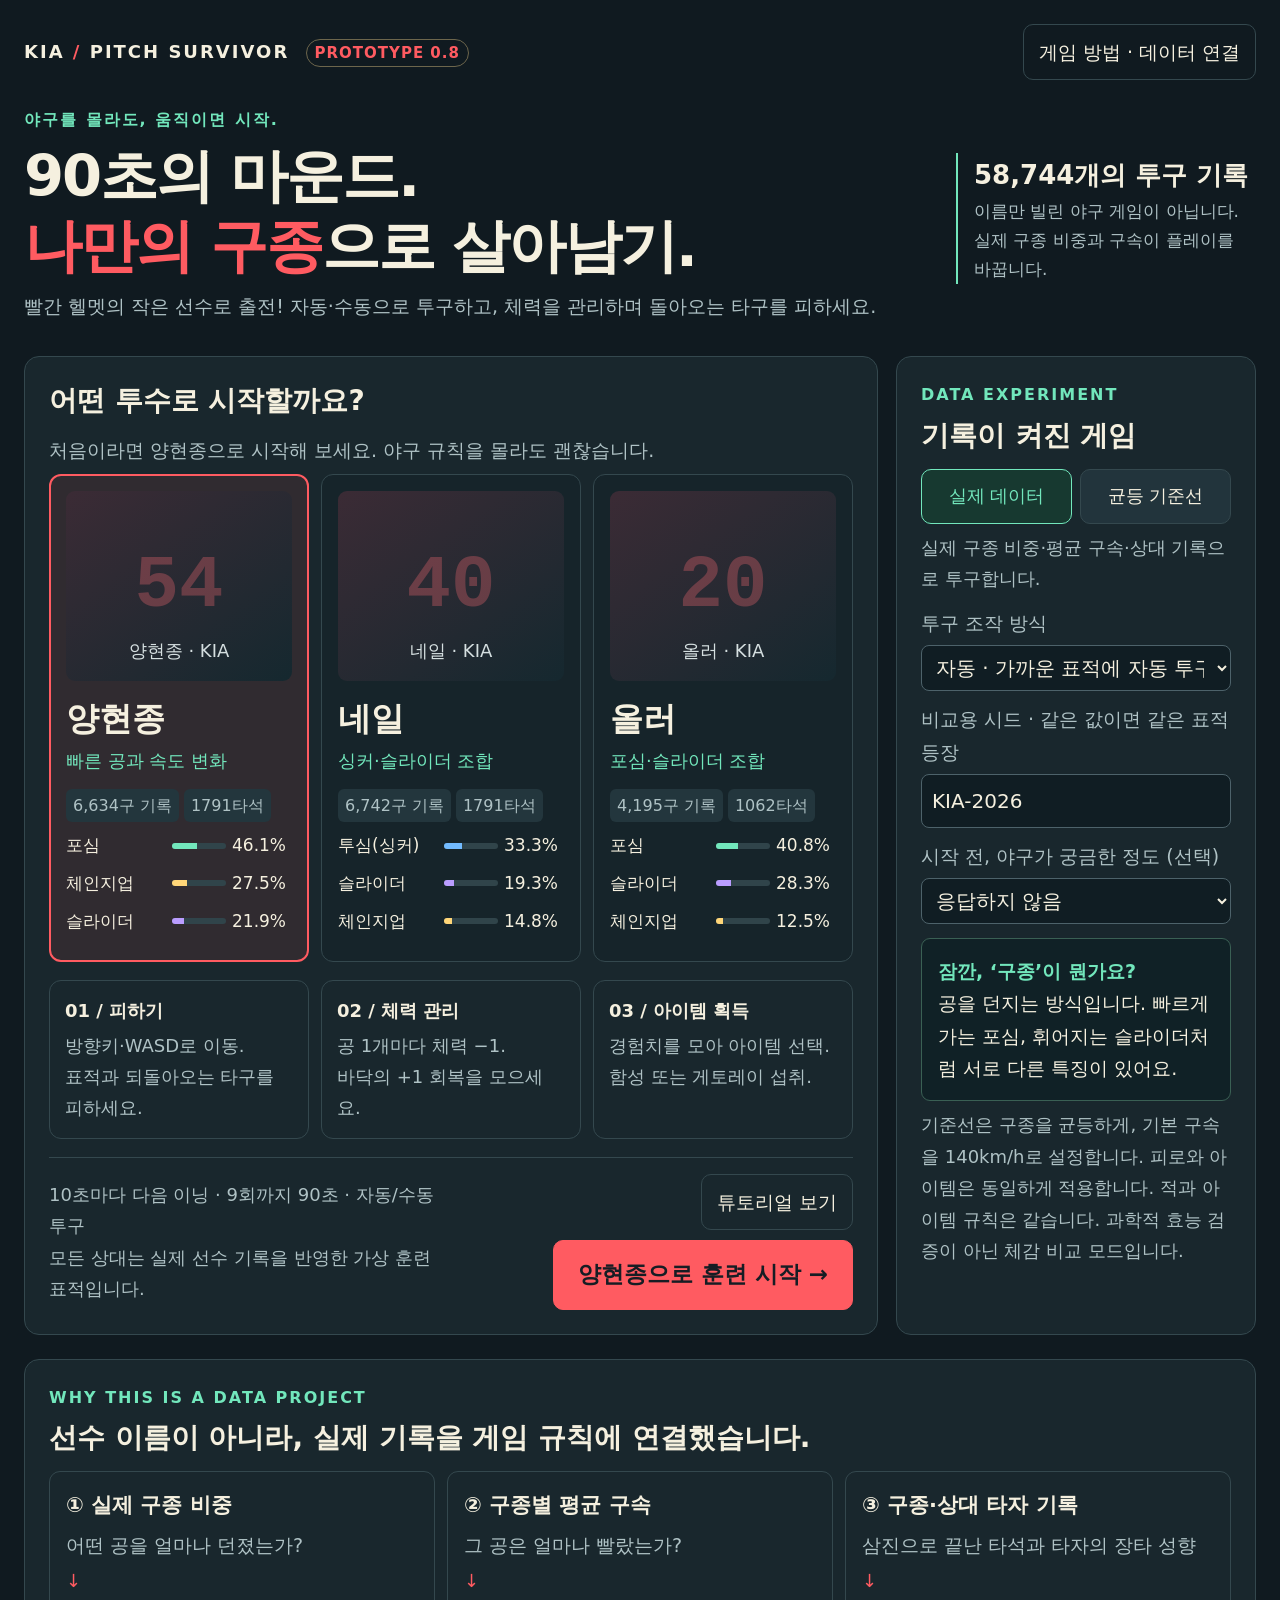
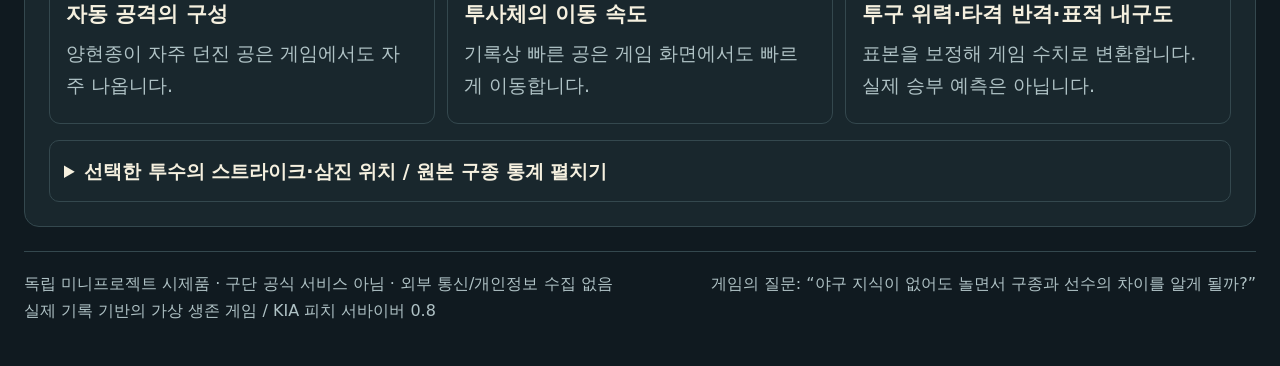
<file: why-kia/games/tutorial/index.html>
<!doctype html><html lang="ko"><head><meta charset="utf-8"><meta name="viewport" content="width=device-width,initial-scale=1"><title>KIA 피치 서바이버 · 데이터 플레이 실험실</title><style>
:root{--bg:#101a20;--panel:#19272d;--line:#34484e;--text:#f5f0df;--muted:#afc2c5;--red:#ff5b61;--mint:#72e7bc;--gold:#ffd678}*{box-sizing:border-box}body{margin:0;background:var(--bg);color:var(--text);font:14px/1.6 system-ui,-apple-system,'Malgun Gothic',sans-serif}button,input,select{font:inherit}button{border:1px solid var(--line);background:#22343c;color:var(--text);border-radius:10px;padding:11px 15px;cursor:pointer}button:hover{border-color:var(--mint)}button:disabled{opacity:.45;cursor:default}button:focus-visible,select:focus-visible,input:focus-visible{outline:3px solid var(--gold);outline-offset:3px}.primary{background:var(--red);color:#161d24;border-color:var(--red);font-weight:850}.ghost{background:transparent}.wrap{max-width:1280px;margin:auto;padding:24px}header{display:flex;align-items:center;justify-content:space-between;gap:12px}.logo{font-size:12px;font-weight:850;letter-spacing:2px}.logo span{color:var(--red)}.pill{font:700 10px system-ui;border:1px solid #6d664c;color:var(--gold);border-radius:20px;padding:4px 8px;margin-left:8px;letter-spacing:1px}.hero{display:flex;justify-content:space-between;align-items:center;gap:24px;padding:26px 0}.eyebrow{font-size:10px;letter-spacing:3px;color:var(--mint);font-weight:800}h1{font-size:clamp(30px,4vw,48px);letter-spacing:-2px;line-height:1.2;margin:9px 0}h1 em{font-style:normal;color:var(--red)}.sub,.muted{color:var(--muted);font-size:12px}.hero-note{border-left:2px solid var(--mint);padding-left:16px;max-width:260px;font-size:12px;color:var(--muted)}.hero-note strong{display:block;color:var(--text);font-size:20px}.panel{border:1px solid var(--line);background:var(--panel);border-radius:15px;padding:20px}h2{font-size:18px;margin:0 0 14px}h3{font-size:14px;margin:18px 0 9px}p{margin:8px 0}.hidden{display:none!important}.setup-grid{display:grid;grid-template-columns:1fr 310px;gap:18px}.pitcher-cards{display:grid;grid-template-columns:repeat(3,1fr);gap:12px}.pitcher-card{text-align:left;padding:18px;background:#16242a;border-radius:12px;position:relative}.pitcher-card.selected{border:2px solid var(--red);padding:17px;background:#302b30}.pitcher-card .number{font:900 42px/1 ui-monospace,monospace;color:#5f757d}.pitcher-card h3{font-size:24px;margin:8px 0 3px}.archetype{font-size:12px;color:var(--mint)}.tags{display:flex;gap:5px;flex-wrap:wrap;margin-top:12px}.tag{padding:3px 7px;border-radius:6px;background:#23363d;font-size:10px;color:var(--muted)}.bar-row{display:grid;grid-template-columns:62px 1fr 40px;align-items:center;gap:7px;font-size:11px;margin:9px 0}.bar{height:6px;background:#30444a;border-radius:6px;overflow:hidden}.bar i{display:block;height:100%;background:var(--mint)}label{display:block;color:var(--muted);font-size:12px;margin:12px 0 6px}select,input[type=text]{background:#101d23;border:1px solid #4d626a;border-radius:8px;color:var(--text);padding:9px 10px;width:100%}.mode-row{display:flex;gap:8px}.mode-row button{flex:1;font-size:12px}.mode-row button.active{border-color:var(--mint);color:var(--mint);background:#173930}.wide{width:100%;margin-top:14px}.setup-footer{display:flex;justify-content:space-between;align-items:center;gap:16px;margin-top:18px;padding-top:16px;border-top:1px solid var(--line)}.start-btn{font-size:17px;padding:14px 24px}.steps{display:grid;grid-template-columns:repeat(3,1fr);gap:12px;margin-top:18px}.step{border:1px solid var(--line);border-radius:12px;padding:15px;font-size:12px;color:var(--muted)}.step b{display:block;color:var(--text);margin-bottom:5px}.notice{font-size:11px;color:var(--muted)}.game-layout{display:grid;grid-template-columns:minmax(0,1fr) 265px;gap:16px}.hud{display:grid;grid-template-columns:1.2fr .8fr .7fr auto auto;gap:20px;align-items:center;padding:14px 18px;border:1px solid var(--line);background:var(--panel);border-radius:12px;margin-bottom:12px}.hud small{font-size:10px;letter-spacing:1px;color:var(--muted);display:block}.hud strong{font:800 24px ui-monospace,monospace}.hpbar{height:7px;background:#3b343d;border-radius:7px;overflow:hidden;width:150px;margin-top:5px}.hpbar i{display:block;height:100%;background:var(--red);width:100%}.arena{position:relative;border:1px solid #54736c;border-radius:15px;overflow:hidden;background:#152c2c;touch-action:none}canvas{width:100%;aspect-ratio:1000/650;display:block;touch-action:none}.expbar{height:7px;background:#263c43}.expbar i{display:block;background:var(--gold);height:100%;width:0%;transition:width .15s}.arena-label{position:absolute;left:16px;top:12px;font-size:10px;letter-spacing:2px;color:#d7efdb90;pointer-events:none}.legend{display:flex;gap:14px;flex-wrap:wrap;font-size:11px;color:var(--muted);padding:10px 2px}.legend i{display:inline-block;width:9px;height:9px;border-radius:50%;margin-right:5px}.live-pitch{min-height:75px;border-left:2px solid var(--mint);padding-left:12px;margin-top:14px}.live-pitch b{color:var(--mint)}.stat-pair{display:flex;justify-content:space-between;padding:7px 0;border-bottom:1px solid var(--line);font-size:12px}.stat-pair b{color:var(--gold)}.fact{font-size:12px;background:#102126;border:1px solid #3a6054;padding:12px;border-radius:9px;margin-top:14px}.fact strong{color:var(--mint)}.upgrade-list{font-size:11px;color:var(--muted);line-height:1.9;padding-left:15px}.touch-pad{position:absolute;bottom:22px;left:20px;width:98px;height:98px;border:1px solid #c0e9d65c;background:#b8efd312;border-radius:50%;touch-action:none;display:none}.touch-pad span{position:absolute;width:38px;height:38px;background:#d8ffe83d;border:1px solid #d8ffe88c;border-radius:50%;left:29px;top:29px;pointer-events:none}.touch-pad:after{content:'MOVE';position:absolute;left:29px;top:104px;font-size:9px;letter-spacing:2px;color:#b1d5c6}.shade{position:absolute;inset:0;background:#0c1c24d9;display:flex;align-items:center;justify-content:center;z-index:5;backdrop-filter:blur(5px);text-align:center}.shade h2{font-size:27px}.shade .inner{padding:25px}.upgrade-modal{max-width:650px;width:92%;text-align:left}.upgrade-choices{display:grid;grid-template-columns:repeat(3,1fr);gap:12px}.upgrade-choice{text-align:left;padding:18px}.upgrade-choice strong{display:block;font-size:18px;margin:9px 0}.upgrade-choice small{font-size:11px;color:var(--muted)}.upgrade-choice em{font-style:normal;color:var(--gold);font-size:27px}.bottom-controls{display:flex;gap:8px;margin-top:10px;flex-wrap:wrap}.bottom-controls button{font-size:11px;padding:7px 12px}.data-section{margin-top:24px}.mapping-grid{display:grid;grid-template-columns:repeat(3,1fr);gap:12px}.mapping{padding:16px;border:1px solid var(--line);border-radius:11px;font-size:12px;color:var(--muted)}.mapping .arrow{color:var(--red);font-size:18px}.mapping strong{color:var(--text);display:block}.mapping p{margin:5px 0}details{margin-top:16px;border:1px solid var(--line);border-radius:10px;padding:14px;font-size:12px;color:var(--muted)}summary{cursor:pointer;color:var(--text);font-weight:700}.table-scroll{overflow-x:auto}table{border-collapse:collapse;font-size:11px;width:100%;margin-top:12px}th,td{padding:9px;border-bottom:1px solid var(--line);text-align:left}th{color:var(--muted);font-weight:500}.heat{display:grid;grid-template-columns:repeat(3,1fr);gap:4px;width:170px;margin:12px 0}.heat span{display:grid;place-items:center;height:38px;border:1px solid #60735b;font-size:11px;color:#fff}.report-cols{display:grid;grid-template-columns:1fr 1fr;gap:20px}.footer{display:flex;justify-content:space-between;gap:20px;border-top:1px solid var(--line);margin-top:24px;padding:18px 0;font-size:10px;color:var(--muted)}dialog{background:var(--panel);color:var(--text);border:1px solid #668274;border-radius:17px;max-width:750px;width:calc(100% - 24px);max-height:90vh;padding:25px}dialog::backdrop{background:#071218d9;backdrop-filter:blur(5px)}.modal-top{display:flex;justify-content:space-between;gap:12px;align-items:center}.score-display{font:900 60px/1.2 ui-monospace,monospace;color:var(--gold);margin:20px 0}.result-grid{display:grid;grid-template-columns:repeat(3,1fr);gap:10px}.result-grid div{padding:12px;background:#102027;border-radius:9px;font-size:11px;color:var(--muted)}.result-grid strong{display:block;color:var(--text);font-size:25px}.quiz{margin-top:18px;border:1px solid var(--line);border-radius:10px;padding:14px;font-size:12px}.quiz button{padding:6px 10px;font-size:11px;margin:4px}.quiz button.correct{border-color:var(--mint);color:var(--mint)}.quiz button.wrong{border-color:var(--red);color:var(--red)}.toast{font-size:12px;color:var(--mint);min-height:20px}.prose{font-size:12px;color:var(--muted)}.prose strong{color:var(--text)}.touch-fire{display:none;position:absolute;right:20px;bottom:24px;width:84px;height:84px;border-radius:50%;background:#ef4d59dd;color:white;border:2px solid #ffaca7;font-weight:800;touch-action:manipulation;z-index:2}.result-splits{display:grid;grid-template-columns:1fr 1fr;gap:12px}.location-plot{background:#102126;border:1px solid var(--line);border-radius:9px;padding:10px;min-width:0}.location-plot svg{display:block;width:100%;height:auto}.plot-legend{display:flex;gap:7px;flex-wrap:wrap;font-size:10px;margin:8px 0}.plot-legend i{display:inline-block;width:8px;height:8px;border-radius:50%;margin-right:3px}.report-note{font-size:10px;color:var(--muted)}.inning-progress{font-size:12px;color:var(--mint);padding:9px 4px;margin:0}.bottom-controls .primary{color:#171e24}.item-note{font-size:11px;color:var(--gold)}@media(pointer:coarse){.touch-pad,.touch-fire{display:block}}@media(max-width:980px){.setup-grid{grid-template-columns:1fr}.game-layout{grid-template-columns:1fr}.sidebar{display:grid;grid-template-columns:1fr 1fr;gap:15px}.sidebar h2{grid-column:1/-1}.hero-note{display:none}}@media(max-width:600px){#rewardChoices{grid-template-columns:1fr!important}#choosePitcherBtn{grid-column:1/-1;grid-row:2;font-size:12px;padding:8px}.result-splits{grid-template-columns:1fr!important}.wrap{padding:14px}.hero{padding:22px 0}header .logo{font-size:10px}header button{font-size:11px;padding:8px}.pitcher-cards{gap:7px}.pitcher-card{padding:11px}.pitcher-card.selected{padding:10px}.pitcher-card .number{font-size:30px}.pitcher-card h3{font-size:20px}.pitcher-card .archetype{font-size:10px}.pitcher-card .tags{display:none}.pitcher-card .bar-row{grid-template-columns:1fr 29px;gap:3px;font-size:9px}.pitcher-card .bar-row .bar{display:none}.setup-footer{display:block}.start-btn{width:100%;margin-top:12px}.steps{gap:7px}.step{padding:10px;font-size:10px}.panel{padding:15px}.mapping-grid{grid-template-columns:1fr}.hud{gap:7px;padding:10px;grid-template-columns:1.2fr .7fr .7fr auto}.hud strong{font-size:18px}.hpbar{width:95px}.hud button{padding:7px}canvas{aspect-ratio:3/4;object-fit:fill}.sidebar{display:block}.upgrade-choices{grid-template-columns:1fr;gap:7px}.upgrade-choice{padding:10px;display:grid;grid-template-columns:28px 1fr;gap:5px}.upgrade-choice strong{font-size:15px;margin:0}.upgrade-choice small{grid-column:2}.upgrade-choice em{grid-row:1/3;font-size:23px}.upgrade-modal h2{font-size:22px}.report-cols{grid-template-columns:1fr}.footer{display:block}.score-display{font-size:46px}.arena-label{font-size:8px;left:8px;top:8px}.hero h1{font-size:33px}}

/* v0.5 presentation readability */
body{font-size:18px;line-height:1.65}.wrap{max-width:1440px}.panel{padding:24px}.hero h1{font-size:clamp(40px,4.4vw,60px)}.logo{font-size:16px}.eyebrow{font-size:14px;letter-spacing:2px}.pill{font-size:13px}.sub,.muted{font-size:17px}.notice,.report-note,.prose{font-size:16px;line-height:1.75}h2{font-size:25px;line-height:1.4}h3{font-size:21px;line-height:1.45}button{font-size:18px;min-height:48px}.ghost{font-size:17px}label{font-size:17px}.hero-note{font-size:17px;max-width:300px}.hero-note strong{font-size:26px}.setup-grid{grid-template-columns:minmax(0,1fr) 360px}.pitcher-entry{min-width:0;display:flex;flex-direction:column}.pitcher-card{width:100%;flex:1;padding:16px}.pitcher-card.selected{padding:15px}.pitcher-card h3{font-size:30px}.archetype{font-size:16px}.tags{gap:5px}.tag{font-size:14px}.pitcher-card .bar-row{grid-template-columns:85px minmax(10px,1fr) 55px;font-size:15px;gap:6px}.photo-slot{height:190px;position:relative;overflow:hidden;border-radius:9px;background:linear-gradient(145deg,#3b2b35,#15282f);display:flex;align-items:center;justify-content:center;margin-bottom:14px}.photo-slot img{width:100%;height:100%;object-fit:cover;object-position:center 20%;display:block}.photo-number{font:900 74px ui-monospace,monospace;color:#fc6c744f}.photo-empty{position:absolute;bottom:15px;font-size:15px;color:#d5dfe0}.photo-upload{display:block;text-align:center;border:1px solid var(--line);border-radius:8px;padding:9px;cursor:pointer;background:#203139;font-size:16px;margin-top:9px}.photo-upload:hover{border-color:var(--mint)}.photo-tools{margin-top:16px;display:flex;gap:12px;flex-wrap:wrap;align-items:center}.photo-tools a{color:var(--mint);font-size:16px}.photo-tools p{width:100%;font-size:15px;color:var(--muted);margin:0}.step{font-size:16px}.start-btn{font-size:21px}.mode-row button{font-size:16px}.fact{font-size:17px;padding:16px}.stat-pair{font-size:16px;gap:12px}.stat-pair b{font-size:17px;white-space:nowrap}.game-layout{grid-template-columns:minmax(0,1fr) 330px}.bar-row{grid-template-columns:85px minmax(10px,1fr) 55px;font-size:15px}.hud small{font-size:15px}.hud strong{font-size:30px}.hud button{font-size:17px}.inning-progress{font-size:17px}.bottom-controls button{font-size:16px;padding:10px 14px}.legend{font-size:16px;gap:12px}.live-pitch{font-size:20px}.upgrade-list{font-size:16px}.mapping{font-size:17px}.mapping strong{font-size:19px}details{font-size:17px}table{font-size:17px}th,td{padding:12px 8px}.plot-legend{font-size:15px}.location-plot{padding:14px}.location-plot h3{font-size:22px}.footer{font-size:14px}.toast{font-size:17px}.quiz{font-size:18px;padding:18px}.quiz button{font-size:17px;padding:10px 14px}.quiz label{font-size:17px}dialog{max-width:1050px;padding:28px}.score-display{font-size:64px}.result-grid div{font-size:16px}.result-grid strong{font-size:30px}.upgrade-choice strong{font-size:24px}.upgrade-choice small{font-size:17px}.upgrade-choice em{font-size:32px}.upgrade-modal{max-width:760px}.arena-label{font-size:12px}.combat-notice{position:absolute;top:32px;left:50%;transform:translateX(-50%);max-width:90%;width:max-content;pointer-events:none;z-index:3;background:#07191de8;border:2px solid currentColor;border-radius:12px;padding:10px 20px;font-size:30px;line-height:1.3;font-weight:900;text-align:center;text-shadow:0 2px 2px #000;box-shadow:0 6px 25px #0007}.photo-upload:focus-within{outline:3px solid var(--gold)}
@media(max-width:1150px){.setup-grid{grid-template-columns:1fr}.game-layout{grid-template-columns:1fr}.sidebar{display:block}.hero-note{display:none}}
@media(max-width:680px){.wrap{padding:14px}.hero h1{font-size:38px}.logo{font-size:13px}header button{font-size:15px}.eyebrow{font-size:12px}.panel{padding:17px}.pitcher-cards{grid-template-columns:1fr}.pitcher-card{padding:16px}.pitcher-card.selected{padding:15px}.photo-slot{height:230px}.pitcher-card h3{font-size:29px}.pitcher-card .archetype{font-size:18px}.pitcher-card .tags{display:flex}.pitcher-card .bar-row{display:grid;grid-template-columns:105px 1fr 65px;font-size:17px}.pitcher-card .bar-row .bar{display:block}.steps{grid-template-columns:1fr}.step{font-size:17px}.setup-footer{display:block}.start-btn{width:100%}.hero{padding:22px 0}.sub,.muted{font-size:17px}.result-splits{grid-template-columns:1fr}.hud{grid-template-columns:1.3fr .8fr .6fr auto;gap:7px;padding:12px}.hud small{font-size:12px;letter-spacing:0}.hud strong{font-size:23px}.hud button{font-size:15px}#choosePitcherBtn{grid-column:1/-1;grid-row:2;font-size:17px}.hpbar{width:105px}.legend{font-size:15px}.combat-notice{font-size:24px;top:30px;padding:9px 12px}.touch-fire{font-size:20px}.sidebar{display:block}.live-pitch{font-size:20px}.stat-pair{font-size:15px}.stat-pair b{font-size:15px}.bottom-controls button{font-size:16px}#rewardChoices{grid-template-columns:1fr!important}.upgrade-choice strong{font-size:22px}.upgrade-choice small{font-size:17px}.upgrade-modal h2{font-size:25px}.upgrade-choice{padding:14px}.result-grid{gap:6px}.result-grid div{font-size:14px}.result-grid strong{font-size:24px}dialog{padding:18px;width:calc(100% - 20px)}table{font-size:16px}th,td{padding:10px 6px}.quiz{padding:12px}.location-plot{padding:10px}.location-plot h3{font-size:21px}.report-note{font-size:15px}.mapping-grid{grid-template-columns:1fr}.report-cols{grid-template-columns:1fr}.photo-tools button{width:100%}}

.start-actions{display:flex;gap:10px;flex-wrap:wrap;justify-content:flex-end}.tutorial-dialog{max-width:1100px}.tutorial-top{display:flex;align-items:center;justify-content:space-between;gap:15px;flex-wrap:wrap}.tutorial-steps{display:flex;gap:8px;margin:20px 0 16px}.tutorial-steps span{flex:1;padding:9px 12px;border:1px solid var(--line);border-radius:9px;color:var(--muted);font-size:17px;text-align:center}.tutorial-steps span.active{border-color:var(--mint);color:var(--mint);background:#163b32}.tutorial-copy{font-size:20px;line-height:1.7;margin:10px 0}.tutorial-setting{font-size:16px;color:var(--gold);margin:12px 0}.tutorial-mode-buttons{display:flex;gap:9px;flex-wrap:wrap;margin:14px 0}.tutorial-mode-buttons .active{color:var(--mint);border-color:var(--mint)}#tutorialField{aspect-ratio:900/340;border:1px solid #4d6b60;border-radius:12px;width:100%;display:block;touch-action:none}.tutorial-live{font-size:19px;font-weight:700;color:var(--mint);min-height:32px;margin:12px 0}.tutorial-isolated{font-size:15px;color:var(--muted)}.tutorial-recovery{display:grid;grid-template-columns:1fr 1fr;gap:12px;margin:14px 0}.tutorial-recovery div{padding:13px;border:1px solid var(--line);border-radius:9px;background:#122b30}.tutorial-recovery strong{display:block;font-size:21px}.tutorial-recovery span{font-size:17px;color:var(--muted)}.tutorial-preference{display:flex;align-items:center;gap:10px;font-size:18px;cursor:pointer;margin:16px 0}.tutorial-preference input{width:22px;height:22px;accent-color:var(--mint)}.tutorial-bottom{display:flex;justify-content:space-between;gap:12px;align-items:center;flex-wrap:wrap;border-top:1px solid var(--line);padding-top:18px;margin-top:14px}.tutorial-bottom>div{display:flex;gap:8px}#tutorialTitle{font-size:29px;margin:10px 0}#tutorialNext{font-size:21px} @media(max-width:680px){.start-actions{width:100%;justify-content:stretch}.start-actions button{width:100%}.tutorial-steps{gap:5px}.tutorial-steps span{font-size:14px;padding:7px 5px}.tutorial-copy{font-size:18px}.tutorial-setting{font-size:15px}.tutorial-live{font-size:18px}#tutorialTitle{font-size:25px}.tutorial-top{display:block}.tutorial-top button{width:100%;margin-top:10px}.tutorial-mode-buttons button{font-size:16px;flex:1}.tutorial-mode-buttons button:last-child{flex-basis:100%}.tutorial-recovery{grid-template-columns:1fr}.tutorial-bottom{display:block}.tutorial-bottom>button{width:100%;margin-bottom:10px}.tutorial-bottom>div{display:flex}.tutorial-bottom>div button:last-child{flex:1}.tutorial-preference{font-size:17px}#tutorialNext{font-size:19px}}
#tutorialDialog[open]{display:flex;flex-direction:column;padding:0;overflow:hidden;max-height:90vh}.tutorial-top{flex:0 0 auto;padding:16px 24px;background:var(--panel);border-bottom:1px solid var(--line)}.tutorial-content{flex:1 1 auto;min-height:0;overflow-y:auto;padding:0 24px 12px;overscroll-behavior:contain}.tutorial-bottom{flex:0 0 auto;margin:0;padding:14px 24px;background:var(--panel);border-top:1px solid var(--line)}@media(max-width:680px){.tutorial-top{padding:13px 16px}.tutorial-content{padding:0 16px 12px}.tutorial-bottom{padding:12px 16px}}
@media(max-width:680px){.tutorial-steps{display:grid;grid-template-columns:1fr 1fr}.tutorial-steps span{font-size:15px}}

/* v0.8: typography only, gameplay unchanged */
body{font-size:20px;line-height:1.7}.sub,.muted{font-size:19px}.notice,.report-note,.prose{font-size:18px}h2{font-size:28px}h3{font-size:24px}button{font-size:20px;min-height:50px}.ghost{font-size:19px}label{font-size:19px}.logo{font-size:18px}.eyebrow{font-size:16px}.pill{font-size:15px}.hero h1{font-size:clamp(44px,4.5vw,64px)}.pitcher-card h3{font-size:33px}.archetype{font-size:18px}.tag{font-size:16px}.pitcher-card .bar-row,.bar-row{font-size:17px;grid-template-columns:100px minmax(8px,1fr) 60px}.photo-empty{font-size:18px}.step{font-size:18px}.start-btn{font-size:23px}.mode-row button{font-size:18px}.fact{font-size:19px}.stat-pair{font-size:18px}.stat-pair b{font-size:18px}.game-layout{grid-template-columns:minmax(0,1fr) 360px}.hud small{font-size:17px}.hud strong{font-size:34px}.hud button{font-size:19px}.inning-progress,.legend{font-size:18px}.bottom-controls button{font-size:18px}.live-pitch{font-size:22px}.upgrade-list{font-size:18px}.mapping{font-size:19px}.mapping strong{font-size:21px}details{font-size:19px}table{font-size:19px}.plot-legend{font-size:17px}.location-plot h3{font-size:24px}.footer{font-size:16px}.toast{font-size:19px}.quiz{font-size:20px}.quiz button,.quiz label{font-size:19px}.result-grid div{font-size:18px}.result-grid strong{font-size:33px}.upgrade-choice strong{font-size:26px}.upgrade-choice small{font-size:19px}.tutorial-copy{font-size:22px}.tutorial-setting{font-size:18px}.tutorial-live{font-size:21px}.tutorial-isolated{font-size:17px}.tutorial-preference{font-size:20px}.tutorial-steps span{font-size:19px}.tutorial-recovery strong{font-size:23px}.tutorial-recovery span{font-size:19px}#tutorialTitle{font-size:32px}#tutorialNext{font-size:23px}
@media(max-width:1150px){.game-layout{grid-template-columns:1fr}}
@media(max-width:680px){.logo{font-size:14px}.hero h1{font-size:41px}header button{font-size:17px}.eyebrow{font-size:14px}.sub,.muted{font-size:19px}.notice,.report-note,.prose{font-size:17px}.pitcher-card h3{font-size:32px}.pitcher-card .archetype{font-size:20px}.pitcher-card .bar-row{font-size:18px;grid-template-columns:110px 1fr 65px}.step{font-size:19px}.hud small{font-size:14px}.hud strong{font-size:25px}.hud button{font-size:17px}#choosePitcherBtn{font-size:19px}.legend{font-size:17px}.stat-pair{font-size:17px}.stat-pair b{font-size:16px}.bottom-controls button{font-size:18px}.upgrade-choice strong{font-size:24px}.upgrade-choice small{font-size:19px}.result-grid div{font-size:15px}.result-grid strong{font-size:26px}table{font-size:18px}.location-plot h3{font-size:23px}.tutorial-copy{font-size:20px}.tutorial-setting{font-size:17px}.tutorial-live{font-size:20px}#tutorialTitle{font-size:28px}.tutorial-mode-buttons button{font-size:18px}.tutorial-steps span{font-size:16px}.tutorial-preference{font-size:19px}#tutorialNext{font-size:21px}.tutorial-bottom button{font-size:18px}}
</style></head><body><div class="wrap"><header><div class="logo">KIA <span>/</span> PITCH SURVIVOR <span class="pill">PROTOTYPE 0.8</span></div><button class="ghost" id="howBtn">게임 방법 · 데이터 연결</button></header>
<section class="hero"><div><div class="eyebrow">야구를 몰라도, 움직이면 시작.</div><h1>90초의 마운드.<br><em>나만의 구종</em>으로 살아남기.</h1><p class="sub">빨간 헬멧의 작은 선수로 출전! 자동·수동으로 투구하고, 체력을 관리하며 돌아오는 타구를 피하세요.</p></div><div class="hero-note"><strong>58,744개의 투구 기록</strong>이름만 빌린 야구 게임이 아닙니다.<br>실제 구종 비중과 구속이 플레이를 바꿉니다.</div></section>
<section id="setup"><div class="setup-grid"><div class="panel"><h2>어떤 투수로 시작할까요?</h2><p class="muted">처음이라면 양현종으로 시작해 보세요. 야구 규칙을 몰라도 괜찮습니다.</p><div class="pitcher-cards" id="pitcherCards"></div><div class="steps"><div class="step"><b>01 / 피하기</b>방향키·WASD로 이동.<br>표적과 되돌아오는 타구를 피하세요.</div><div class="step"><b>02 / 체력 관리</b>공 1개마다 체력 −1.<br>바닥의 +1 회복을 모으세요.</div><div class="step"><b>03 / 아이템 획득</b>경험치를 모아 아이템 선택.<br>함성 또는 게토레이 섭취.</div></div><div class="setup-footer"><div class="notice">10초마다 다음 이닝 · 9회까지 90초 · 자동/수동 투구<br>모든 상대는 실제 선수 기록을 반영한 가상 훈련 표적입니다.</div><div class="start-actions"><button class="ghost" id="tutorialReplayBtn">튜토리얼 보기</button><button class="primary start-btn" id="startBtn">양현종으로 훈련 시작 →</button></div></div></div><aside class="panel"><div class="eyebrow">DATA EXPERIMENT</div><h2 style="margin-top:8px">기록이 켜진 게임</h2><div class="mode-row"><button class="active" id="realMode">실제 데이터</button><button id="baseMode">균등 기준선</button></div><p class="notice" id="modeDesc">실제 구종 비중·평균 구속·상대 기록으로 투구합니다.</p><label for="controlSelect">투구 조작 방식</label><select id="controlSelect"><option value="auto">자동 · 가까운 표적에 자동 투구</option><option value="manual">수동 · 마우스 조준 + 클릭 / Space</option></select><label for="seedInput">비교용 시드 · 같은 값이면 같은 표적 등장</label><input id="seedInput" type="text" value="KIA-2026" maxlength="30"><label for="preInterest">시작 전, 야구가 궁금한 정도 (선택)</label><select id="preInterest"><option value="">응답하지 않음</option><option value="1">1 · 전혀 궁금하지 않음</option><option value="2">2 · 별로 궁금하지 않음</option><option value="3">3 · 보통</option><option value="4">4 · 조금 궁금함</option><option value="5">5 · 많이 궁금함</option></select><div class="fact"><strong>잠깐, ‘구종’이 뭔가요?</strong><br>공을 던지는 방식입니다. 빠르게 가는 포심, 휘어지는 슬라이더처럼 서로 다른 특징이 있어요.</div><p class="notice">기준선은 구종을 균등하게, 기본 구속을 140km/h로 설정합니다. 피로와 아이템은 동일하게 적용합니다. 적과 아이템 규칙은 같습니다. 과학적 효능 검증이 아닌 체감 비교 모드입니다.</p></aside></div></section>
<section id="play" class="hidden"><div class="hud"><div><small>STAMINA · <span id="hudPitcher"></span></small><strong id="healthText">120 / 120</strong><div class="hpbar"><i id="healthBar"></i></div></div><div><small>SURVIVE</small><strong id="timer">90.0</strong></div><div><small>현재 이닝</small><strong><span id="level">1</span>회</strong></div><button id="choosePitcherBtn" class="ghost">다른 선수 고르기</button><button class="ghost" id="pauseBtn" aria-label="일시정지">Ⅱ</button></div><div class="game-layout"><div><div class="arena" id="arena"><canvas id="field" width="1000" height="650" aria-label="생존 훈련 필드. 방향키 또는 WASD로 이동하고 자동 투구로 표적을 제거합니다."></canvas><div class="arena-label" id="arenaLabel">SPRING CAMP / DATA-DRIVEN TRAINING</div><div class="touch-pad" id="touchPad" aria-label="터치 이동 조이스틱"><span id="stick"></span></div><button id="touchFireBtn" class="touch-fire" aria-label="터치 수동 투구">투구</button><div class="shade hidden" id="rewardOverlay"><div class="inner upgrade-modal"><div class="eyebrow">EXPERIENCE REWARD</div><h2>응원이 필요한 순간, 하나를 고르세요.</h2><p class="muted">선택 중에는 시간이 멈춥니다.</p><div class="upgrade-choices" id="rewardChoices" style="grid-template-columns:1fr 1fr"></div></div></div><div class="shade hidden" id="pauseOverlay"><div class="inner"><div class="eyebrow">TAKE A BREATH</div><h2>훈련 일시정지</h2><p class="muted">준비되면 다시 움직여보세요.</p><button class="primary" id="resumeBtn">계속하기 →</button></div></div></div><p class="inning-progress" id="inningProgress">1회 · 다음 이닝까지 10초 · 투구마다 체력 −1</p><div class="expbar"><i id="xpBar"></i></div><p id="xpLabel" class="notice">경험치 0 / 15</p><div class="legend"><span><i style="background:#72e7bc"></i>자동 투구</span><span><i style="background:#ffb86c"></i>안타 반격</span><span><i style="background:#ff79e2"></i>홈런 반격</span><span><i style="background:#ff6f73"></i>다가오는 훈련 표적</span><span><i style="background:#72e7bc"></i>바닥 체력 +1</span><span><i style="background:#ffd678"></i>경험치 → 아이템 선택</span></div><div class="bottom-controls"><button id="controlToggle" class="ghost">자동 투구 ON</button><button id="manualFireBtn" class="primary">수동 투구 · Space</button><button id="fullscreenBtn">필드 크게 보기 ⛶</button><button id="backBtn">훈련 종료 · 결과 보기</button><span class="notice">이동 WASD / 방향키 · 수동: 마우스 조준+클릭 또는 Space · 일시정지 P / Esc</span></div></div><aside class="panel sidebar"><h2>당신이 던지는 데이터</h2><div><div class="eyebrow" id="waveLabel">WAVE 1 / 몸풀기</div><div class="live-pitch" id="livePitch">첫 투구를 준비합니다.</div><div id="liveMix"></div><div class="stat-pair"><span>훈련 투구</span><b id="shotCount">0</b></div><div class="stat-pair"><span>안타 / 홈런 반격</span><b id="returnCount">0 / 0</b></div><div class="stat-pair"><span>타구 회피 / 피격</span><b id="dodgeCount">0 / 0</b></div><div class="stat-pair"><span>선택 아이템 횟수</span><b id="upgradeCount">0회</b></div><div class="stat-pair"><span>최고 구속 / 투구 피로</span><b id="speedStatus"></b></div><div class="stat-pair"><span>병살 연결 / 추가 명중</span><b id="bounceStats">0 / 0</b></div><div class="fact" id="learningFact"></div></div><div><h3>아이템 획득 기록</h3><ul class="upgrade-list" id="upgradeHistory"><li>아이템을 기다립니다.</li></ul><p class="notice">공의 종류별 색·회전·곡선 연출은 게임용 표현입니다. 실제 투구 궤적을 재현한 물리 시뮬레이션은 아닙니다.</p></div></aside></div></section>
<section class="panel data-section"><div class="eyebrow">WHY THIS IS A DATA PROJECT</div><h2 style="margin-top:7px">선수 이름이 아니라, 실제 기록을 게임 규칙에 연결했습니다.</h2><div class="mapping-grid"><div class="mapping"><strong>① 실제 구종 비중</strong><p>어떤 공을 얼마나 던졌는가?</p><div class="arrow">↓</div><strong>자동 공격의 구성</strong><p>양현종이 자주 던진 공은 게임에서도 자주 나옵니다.</p></div><div class="mapping"><strong>② 구종별 평균 구속</strong><p>그 공은 얼마나 빨랐는가?</p><div class="arrow">↓</div><strong>투사체의 이동 속도</strong><p>기록상 빠른 공은 게임 화면에서도 빠르게 이동합니다.</p></div><div class="mapping"><strong>③ 구종·상대 타자 기록</strong><p>삼진으로 끝난 타석과 타자의 장타 성향</p><div class="arrow">↓</div><strong>투구 위력·타격 반격·표적 내구도</strong><p>표본을 보정해 게임 수치로 변환합니다. 실제 승부 예측은 아닙니다.</p></div></div><details id="dataDetails"><summary>선택한 투수의 스트라이크·삼진 위치 / 원본 구종 통계 펼치기</summary><div id="dataReport"></div><div class="prose"><h3>무엇이 통계이고, 무엇이 게임 규칙인가요?</h3><p><strong>통계:</strong> 구종 빈도, 평균 구속, 타석당 삼진·안타·홈런 비율은 업로드된 CSV에서 집계했습니다. 타석 결과는 경기·이닝·초말·타석 번호로 묶고 마지막 투구만 사용합니다.</p><p><strong>공격 구성:</strong> 선택 가능한 구종 중 실제 빈도에 비례해 자동 공격을 추첨합니다. 30구 미만의 희귀 구종은 제외하고 나머지 비중을 다시 정규화합니다. 화면의 원본 비중과 훈련 비중은 소폭 다를 수 있습니다.</p><p><strong>이동 속도:</strong> min(원본 평균 구속 × 함성 배율, 148km/h) × 0.97^floor(이미 던진 공/10) × 3.2px/s. 10구마다 다음 투구부터 3%씩 누적 감소합니다. 기본 구속이 148보다 빠른 다른 투수도 게임에서만 같은 상한을 적용하며 원본 통계는 변경하지 않습니다.</p><p><strong>위력:</strong> 기본 위력 × (0.85 + 보정된 최종구 삼진 비율). 구종별 최종구 삼진 비율을 투수 전체 기록 30타석으로 보정하고, 상대 타자와 해당 구종의 기록에 20타석 사전표본으로 혼합합니다. 카운트에 따른 선택 편향이 있으므로 이 값은 게임 능력치이며 구종의 인과적 효과가 아닙니다.</p><p><strong>표적:</strong> KIA 상대 타석당 홈런 비율로 기본 내구도(28 + 비율×180), 안타 비율로 접촉 피해(6 + 비율×20)를 만듭니다. 소수점은 반올림합니다. 실제 선수의 체력·신체 능력을 의미하지 않습니다. 웨이브별 배율과 보스는 난이도 조절 규칙입니다.</p><p><strong>안타·홈런 반격:</strong> 해당 투수·타자·구종의 최종구 타석당 안타(홈런 포함)·홈런 비율을 타자의 전체 KIA 상대 기록 20타석으로 보정해 반격 여부를 추첨합니다. 홈런은 안타의 부분집합이며 중복 반격하지 않습니다. 기준선은 상대 타자 전체 비율만 사용합니다. 최종구 통계를 모든 충돌에 적용한 게임 규칙이며 실제 한 구의 타격 확률은 아닙니다. 반격 시 원래 투구는 소멸합니다. 안타는 1갈래·원래 공 속도의 0.85배·피해 10, 홈런은 중앙과 좌우 18도 방향의 3갈래·1.20배·피해 18로 설정하고 속도는 230~650px/s로 제한합니다. 0.32초/0.45초의 예고선 후 반격 순간의 캐릭터 위치로 직선 이동하며 추적하지 않으므로 옆으로 이동해 피할 수 있습니다.</p><p><strong>궤적:</strong> 투심(싱커/SI)·포심은 직선, 체인지업·슬라이더·커브·스위퍼·커터·포크는 구종별 곡선으로 이동합니다. 곡선의 길이를 따라 구속에 비례한 속도로 이동하며, 색·곡률·회전·잔상은 게임용 연출입니다. plate_x·plate_z는 아래 분석 지도의 위치 집계에만 사용하며 vx·vy·가속도는 사용하지 않았습니다. 기록에 없는 제구 의도나 안타의 원인을 추정하지 않습니다.</p><p><strong>범위:</strong> 2024.03.23~2026.07.26 KIA 투수 CSV 58,744구. 상대 표적은 KT 선수 6명의 KIA 상대 기록을 사용합니다. 시즌·실제 소속·타순을 재현한 경기는 아닙니다. 연봉·날씨·부상·팀 성적 자료는 이번 시제품에 사용하지 않습니다.</p></div></details></section><footer class="footer"><div>독립 미니프로젝트 시제품 · 구단 공식 서비스 아님 · 외부 통신/개인정보 수집 없음<br>실제 기록 기반의 가상 생존 게임 / KIA 피치 서바이버 0.8</div><div>게임의 질문: “야구 지식이 없어도 놀면서 구종과 선수의 차이를 알게 될까?”</div></footer></div>
<dialog id="tutorialDialog" class="tutorial-dialog" aria-labelledby="tutorialTitle"><div class="tutorial-top"><div class="eyebrow">FIRST PITCH / 시작 전 연습</div><button id="tutorialSkip" class="ghost">건너뛰고 시작 →</button></div><div class="tutorial-content"><div class="tutorial-steps" aria-label="튜토리얼 진행"><span data-tut-stage="0">1. 자동·수동 조작</span><span data-tut-stage="1">2. 구종과 구속</span><span data-tut-stage="2">3. 안타·홈런 반격</span><span data-tut-stage="3">4. 투구 피로·회복</span></div><h2 id="tutorialTitle"></h2><p id="tutorialCopy" class="tutorial-copy"></p><p class="tutorial-setting" id="tutorialSetting"></p><div class="tutorial-mode-buttons" id="tutorialModes"><button id="tutorialAuto">자동 투구 보기</button><button id="tutorialManual">수동 투구 연습</button><button id="tutorialFire" class="primary">한 구 던져보기 · Space</button></div><div id="tutorialReturnModes" class="tutorial-mode-buttons hidden"><button id="tutorialSingle">안타 반격 보기</button><button id="tutorialHomer">홈런 3갈래 보기</button></div><canvas id="tutorialField" width="900" height="340" aria-label="실제 체력 소모가 없는 투구 연습 화면"></canvas><p id="tutorialLive" class="tutorial-live" role="status" aria-live="polite"></p><div id="tutorialRecovery" class="tutorial-recovery hidden"><div><strong>팬들의함성</strong><span>구속 +10% · 체력 +10</span></div><div><strong>게토레이 섭취</strong><span>체력 +20</span></div></div><p class="tutorial-isolated">이 화면은 연습입니다. 실제 경기의 체력·투구 수·이닝에는 반영되지 않습니다.</p><label class="tutorial-preference"><input type="checkbox" id="tutorialRemember"> 다음부터 이 튜토리얼 건너뛰기</label></div><div class="tutorial-bottom"><button id="tutorialExit" class="ghost">설정으로 돌아가기</button><div><button id="tutorialPrev" class="ghost">이전</button><button id="tutorialNext" class="primary">다음 →</button></div></div></dialog>
<dialog id="howDialog"><div class="modal-top"><h2>9이닝의 체력을 관리하세요.</h2><button id="closeHow" class="ghost" aria-label="설명 닫기">✕</button></div><div class="prose"><p><strong>이닝:</strong> 1회에서 시작해 10초마다 1회씩 올라갑니다. 80~90초가 9회이며 90초에 종료됩니다. 일시정지·아이템 선택 시간은 제외됩니다.</p><p><strong>조작:</strong> WASD/방향키 또는 왼쪽 터치 조이스틱으로 이동합니다. 자동은 가까운 표적에 발사, 수동은 마우스 조준 후 클릭·Space로 발사합니다. 터치 투구 버튼도 있습니다.</p><p><strong>체력:</strong> 투구마다 −1. 표적을 제거하면 그 자리에 체력 +1이 남습니다. 직접 밟으면 한 번만 회복하고 최대 체력일 때는 남겨둡니다.</p><p><strong>구속 피로:</strong> 1~10구는 기본 구속, 11~20구는 ×0.97, 21~30구는 ×0.97²로 감소합니다. 양현종 원본 기록의 최고 148km/h를 모든 투수의 게임 상한으로 사용합니다. 실제 구속 기록은 결과표에 그대로 표시합니다.</p><p><strong>경험치:</strong> 표적 제거 시 +5, 대형 표적 +15. 처음 15를 모으면 아이템 선택, 이후 필요 경험치는 5씩 증가합니다. 바닥에는 경험치나 다른 아이템이 떨어지지 않습니다.</p><p><strong>팬들의함성:</strong> 구속 배율 +10%, 현재 체력 +10. <strong>게토레이 섭취:</strong> 현재 체력만 +20. 회복은 최대 체력 120까지이며, 함성을 받아도 구속 상한과 투구 피로는 적용됩니다.</p><p><strong>병살 효과:</strong> 첫 일반 명중 시 10% 확률로 병살 연결이 시작됩니다. 이후 명중하면 다른 표적을 향해 한 번 더 튕겨 총 최대 2번 반사·3명 명중이 가능합니다. 이미 맞은 표적은 다시 겨냥하지 않고 투구 횟수·체력을 추가 소모하지 않습니다. 실제 야구의 병살 확률을 의미하지 않는 게임 효과입니다.</p><p><strong>반격:</strong> 주황색 안타는 한 갈래, 분홍색 홈런은 세 갈래로 퍼져 예고한 방향으로 돌아옵니다. 옆으로 피하세요. 피해는 각각 10·18입니다.</p><p><strong>다른 선수:</strong> 상단 버튼으로 투수 선택 화면에 돌아가 새 경기를 시작합니다. 진행 중 기록은 해당 페이지의 저장 로그에 남습니다.</p></div></dialog>
<dialog id="resultDialog"><div class="eyebrow" id="resultEyebrow">TRAINING COMPLETE</div><h2 id="resultTitle" style="font-size:27px;margin-top:8px"></h2><p class="muted" id="resultSub"></p><div class="score-display"><span id="resultScore">0</span> <small style="font-size:14px;color:var(--muted)">POINTS</small></div><div class="result-grid"><div>생존 시간<strong id="resultTime"></strong></div><div>표적 제거<strong id="resultKills"></strong></div><div>진행 이닝<strong id="resultLevel"></strong></div></div><h3>이번 훈련에서 실제로 던진 공</h3><div class="table-scroll"><table><thead><tr><th>구종</th><th>기록 비중</th><th>훈련 비중</th><th>훈련 투구</th></tr></thead><tbody id="resultMix"></tbody></table></div><p class="notice">원본 기록 비중과 한 판의 추첨 비중은 다를 수 있습니다. 병살로 튕긴 공은 추가 투구로 세지 않습니다.</p><div class="quiz"><strong>플레이 후, 이건 알겠나요?</strong><p id="quizQuestion"></p><div id="quizOptions"></div><p class="toast" id="quizFeedback"></p><section id="resultAnalysis" style="margin-top:18px"></section><label for="postInterest">지금 야구가 궁금한 정도 (선택)</label><select id="postInterest"><option value="">응답하지 않음</option><option value="1">1 · 전혀 궁금하지 않음</option><option value="2">2 · 별로 궁금하지 않음</option><option value="3">3 · 보통</option><option value="4">4 · 조금 궁금함</option><option value="5">5 · 많이 궁금함</option></select><label for="funScore">게임 재미 (선택)</label><select id="funScore"><option value="">응답하지 않음</option><option value="1">1 · 재미없음</option><option value="2">2</option><option value="3">3 · 보통</option><option value="4">4</option><option value="5">5 · 재미있음</option></select></div><button class="primary wide" id="exportBtn">플레이·응답 기록 저장 ↓</button><div class="toast" id="exportToast"></div><button class="wide" id="retryBtn">다른 투수 · 기준선 비교하기 →</button><button class="ghost wide" id="closeResult">결과 닫기</button></dialog>
<script id="playerPhotos" type="application/json">{}</script><script id="dataset" type="application/json">{"version":"0.8.0","period":["2024-03-23","2026-07-26"],"sourceRows":58744,"sourceFile":"KIA_pitcher_2024_2026.csv","pitchers":{"네일":{"n":6742,"pa":1791,"k":384,"maxSpeed":152.0,"allPitches":[{"id":"SI","name":"투심(싱커)","n":2242,"share":0.33254,"speed":147.4,"maxSpeed":152.0,"endPA":574,"k":61},{"id":"SL","name":"슬라이더","n":1300,"share":0.19282,"speed":134.1,"maxSpeed":140.0,"endPA":434,"k":171},{"id":"CH","name":"체인지업","n":1000,"share":0.14832,"speed":139.3,"maxSpeed":145.0,"endPA":213,"k":15},{"id":"ST","name":"스위퍼","n":869,"share":0.12889,"speed":133.1,"maxSpeed":141.0,"endPA":272,"k":98},{"id":"FC","name":"커터","n":835,"share":0.12385,"speed":141.9,"maxSpeed":149.0,"endPA":175,"k":15},{"id":"FF","name":"포심","n":456,"share":0.06764,"speed":147.6,"maxSpeed":152.0,"endPA":106,"k":23},{"id":"CU","name":"커브","n":40,"share":0.00593,"speed":123.5,"maxSpeed":130.0,"endPA":13,"k":1}],"pitches":[{"id":"SI","name":"투심(싱커)","n":2242,"share":0.33254,"speed":147.4,"maxSpeed":152.0,"endPA":574,"k":61},{"id":"SL","name":"슬라이더","n":1300,"share":0.19282,"speed":134.1,"maxSpeed":140.0,"endPA":434,"k":171},{"id":"CH","name":"체인지업","n":1000,"share":0.14832,"speed":139.3,"maxSpeed":145.0,"endPA":213,"k":15},{"id":"ST","name":"스위퍼","n":869,"share":0.12889,"speed":133.1,"maxSpeed":141.0,"endPA":272,"k":98},{"id":"FC","name":"커터","n":835,"share":0.12385,"speed":141.9,"maxSpeed":149.0,"endPA":175,"k":15},{"id":"FF","name":"포심","n":456,"share":0.06764,"speed":147.6,"maxSpeed":152.0,"endPA":106,"k":23},{"id":"CU","name":"커브","n":40,"share":0.00593,"speed":123.5,"maxSpeed":130.0,"endPA":13,"k":1}],"heat":[191,137,86,149,168,122,124,154,177],"outside":617,"splits":{"L":{"n":1110,"valid":1110,"missing":0,"outside":345,"heat":[128,86,39,98,91,52,93,98,80],"points":[[0.137,0.888,"FC","T"],[0.624,0.094,"SL","K"],[0.361,0.536,"SI","T"],[-0.721,-0.277,"CH","S"],[-0.339,0.577,"SL","K"],[0.001,0.366,"SI","T"],[0.62,0.177,"SL","K"],[1.176,0.196,"SL","K"],[-0.48,0.609,"SL","K"],[-0.278,0.691,"FC","T"],[-0.022,-0.027,"CH","S"],[-0.541,0.441,"CH","S"],[0.555,-0.191,"SL","K"],[-0.822,1.015,"SI","T"],[-0.411,0.273,"CH","T"],[0.455,0.427,"SI","T"],[0.611,-0.049,"SL","K"],[-0.802,0.949,"SL","T"],[-0.582,0.383,"SI","T"],[0.098,0.023,"SL","K"],[-0.128,0.811,"FC","T"],[-0.623,-0.255,"CH","S"],[-0.473,0.401,"SL","K"],[0.069,0.331,"SI","T"],[-0.273,0.221,"FC","T"],[-0.107,0.199,"SL","K"],[-0.553,0.151,"CH","T"],[-0.491,0.866,"FC","T"],[-0.815,0.163,"SI","T"],[0.663,0.216,"FC","S"],[-0.102,0.329,"SI","T"],[-0.66,0.249,"SI","T"],[-0.006,0.423,"SI","T"],[0.168,0.605,"SL","K"],[0.421,0.727,"FC","T"],[-0.514,0.877,"SI","T"],[0.343,0.196,"SI","T"],[-0.728,0.629,"SI","T"],[-0.086,0.074,"SL","T"],[-0.875,0.779,"SI","S"],[-0.185,0.12,"SL","K"],[0.358,0.152,"SI","T"],[-0.668,0.546,"SL","T"],[0.623,0.059,"SL","K"],[0.5,0.847,"SL","T"],[-0.853,0.715,"SI","T"],[-0.837,0.941,"SI","T"],[0.747,0.809,"SI","T"],[-0.365,0.905,"SI","T"],[-0.509,0.437,"SL","K"],[-0.781,0.121,"SI","T"],[0.019,0.169,"SI","T"],[1.998,-0.115,"SL","K"],[-0.629,0.412,"SL","K"],[-0.562,0.768,"SI","T"],[0.753,0.07,"SL","K"],[0.478,0.27,"FC","K"],[-0.155,0.824,"FC","T"],[0.263,0.223,"SL","T"],[1.191,-0.18,"SL","S"],[1.415,0.074,"SL","S"],[0.377,-0.285,"SI","S"],[1.18,0.256,"FC","S"],[0.994,-0.087,"SL","K"],[-0.622,0.479,"CH","T"],[0.262,0.076,"SL","T"],[0.106,0.715,"FC","T"],[0.75,-0.121,"SL","K"],[-0.015,0.92,"SI","T"],[0.043,0.2,"SL","K"],[-0.138,0.055,"SI","T"],[-0.314,0.217,"SL","T"],[-0.271,0.45,"SI","T"],[0.322,0.33,"SL","T"],[-0.069,0.484,"SL","S"],[0.414,0.041,"SI","T"],[0.19,0.619,"SI","T"],[0.11,0.034,"CH","T"],[1.573,-0.121,"SL","K"],[-0.746,0.87,"SI","T"],[-0.676,0.673,"SI","T"],[-0.733,0.871,"SI","K"],[0.624,0.65,"SI","T"],[0.012,0.671,"FC","T"],[0.469,-0.235,"SL","S"],[-0.694,0.779,"CH","T"],[0.594,0.073,"SI","T"],[-0.379,0.085,"SL","K"],[0.522,0.761,"FC","S"],[0.177,0.327,"SL","T"],[-0.076,0.632,"SL","T"],[-0.452,0.45,"SL","T"],[1.375,0.145,"SL","S"],[-0.255,1.046,"SI","T"],[0.797,0.019,"SL","K"],[-0.066,0.497,"CH","S"],[-0.433,0.326,"SL","K"],[0.453,0.616,"SI","T"],[0.087,0.815,"SI","T"],[0.503,0.737,"SI","T"],[0.432,0.055,"SL","T"],[-0.399,0.346,"SI","T"],[-0.761,0.096,"CH","T"],[-0.574,0.068,"SL","K"],[0.548,0.56,"SI","T"],[0.247,0.958,"SI","T"],[0.638,-0.553,"SL","K"],[0.225,0.729,"SI","T"],[-0.051,0.515,"SL","T"],[1.643,0.045,"SL","K"],[0.028,0.9,"FC","T"],[0.724,0.415,"SI","T"],[-0.029,0.104,"SL","K"],[-0.374,0.381,"SL","T"],[-0.273,0.518,"CH","T"],[1.334,-0.109,"SL","S"],[-0.644,0.844,"SL","K"],[-0.26,0.307,"SL","T"],[-0.875,0.669,"CH","T"],[0.471,0.809,"SL","T"],[0.617,0.239,"SL","T"],[-0.872,0.824,"SI","S"],[1.14,0.151,"SL","S"],[-1.645,0.153,"SI","K"],[-0.131,0.288,"SL","S"],[-0.879,0.601,"SI","S"],[0.921,0.317,"SL","K"],[-0.844,0.742,"SI","T"],[0.09,0.888,"SL","T"],[1.458,0.004,"SL","K"],[-0.414,0.967,"SI","T"],[0.129,0.385,"SI","T"],[-0.848,0.639,"SI","T"],[-0.892,0.537,"SI","T"],[1.312,0.469,"SL","S"],[0.582,0.619,"SL","T"],[0.4,-0.01,"SL","S"],[-0.822,0.822,"FC","T"],[-0.828,0.48,"SL","K"],[-0.251,0.462,"SL","T"],[-0.827,0.518,"CH","T"],[-1.238,0.764,"FC","K"],[-0.43,0.687,"CH","S"],[-1.184,1.143,"SI","K"],[-0.717,0.356,"CH","T"],[-0.37,0.132,"SL","T"],[-0.479,0.032,"SL","K"],[0.449,0.792,"SI","S"],[-0.612,0.56,"SI","S"],[0.0,0.484,"SI","T"],[0.525,-0.147,"SL","S"],[-0.604,0.817,"CU","T"],[0.686,-0.075,"SL","K"],[0.163,0.238,"SI","T"],[0.339,0.79,"SI","T"],[0.128,0.068,"SL","T"],[0.089,-0.144,"SL","K"],[0.334,0.735,"SI","T"],[1.915,-0.15,"SL","K"],[-0.301,0.113,"SI","T"],[0.081,0.382,"SL","T"],[0.244,-0.632,"CH","K"],[-0.283,0.787,"SI","S"],[-0.597,0.508,"CH","S"],[1.635,0.102,"SL","K"],[0.351,0.719,"SI","T"],[0.796,0.013,"SL","T"],[1.069,-0.124,"SL","S"],[-0.247,0.091,"CH","S"],[-0.411,0.473,"SL","K"],[-0.188,0.172,"SI","T"],[-0.711,0.665,"SL","K"],[-0.186,0.059,"SI","T"],[0.312,0.58,"SI","S"],[-0.697,0.7,"SI","S"],[0.412,0.582,"SI","T"],[-0.631,0.247,"SI","T"],[0.192,0.113,"SL","T"],[-0.408,0.182,"SL","T"],[-0.684,0.304,"CH","S"],[-0.678,0.489,"CH","T"],[0.638,0.608,"SL","T"],[0.518,0.261,"SL","S"],[-1.362,0.402,"SI","K"],[-0.215,0.535,"SI","T"],[0.064,0.313,"SI","T"],[0.027,0.902,"SL","T"],[-0.849,0.541,"SL","K"],[0.719,0.182,"SL","T"],[-0.515,0.488,"SL","T"],[0.706,-0.371,"SL","K"],[-0.671,0.142,"SI","T"],[1.448,0.103,"SL","K"],[0.116,0.074,"SI","T"],[-0.824,0.277,"CH","T"],[1.577,-0.413,"SL","K"],[-0.338,0.057,"SL","T"],[-0.569,0.086,"FF","T"],[0.239,0.298,"SL","K"],[0.52,-0.001,"SL","T"],[0.578,-0.034,"SI","T"],[-0.226,0.031,"SI","T"],[-0.222,0.172,"SL","K"],[0.689,0.34,"FF","T"],[0.547,0.458,"FF","T"],[0.644,-0.47,"CH","S"],[0.043,0.575,"SI","T"],[-0.13,0.768,"SL","K"],[0.06,0.179,"SI","T"],[-0.567,0.647,"SI","T"],[0.112,-0.057,"SL","K"],[-0.362,0.62,"SI","T"],[0.532,-0.035,"CH","T"],[0.741,0.393,"FC","T"],[0.222,0.985,"FF","S"],[0.753,0.275,"SL","T"],[0.156,0.864,"CH","T"],[0.695,0.486,"SI","T"],[-0.294,0.011,"SI","T"],[-0.107,-0.524,"CH","S"],[-0.09,0.069,"SI","T"],[-0.695,1.016,"SL","T"],[-0.697,0.849,"SL","K"],[-0.745,0.945,"SI","T"],[-1.082,0.053,"CH","S"],[0.052,0.873,"SI","T"],[-0.026,-0.405,"SL","K"],[0.148,-0.242,"SL","K"],[-0.313,0.523,"SI","T"],[-0.25,0.367,"CH","S"],[0.877,0.044,"SL","S"],[0.871,-0.328,"SL","S"],[1.166,-0.278,"SL","K"],[-0.531,0.172,"SL","K"],[-0.583,0.532,"SI","T"],[-0.206,0.661,"SI","T"],[-0.074,0.916,"FF","S"],[0.05,0.432,"SI","T"],[-0.826,0.817,"CH","T"],[-0.065,0.029,"SL","T"],[0.159,0.979,"SI","K"],[-0.349,0.31,"SI","T"],[-0.843,0.328,"SL","K"],[0.638,0.119,"SI","T"],[0.5,0.399,"SI","T"],[-0.83,0.152,"CH","T"],[-0.029,0.214,"SI","T"],[0.099,0.939,"CH","T"],[-0.283,0.706,"SL","T"],[1.688,-0.781,"SL","K"],[-0.316,0.586,"SL","T"],[0.142,-0.241,"CH","S"],[0.332,-0.017,"SL","S"],[-0.972,0.484,"CH","S"],[-0.153,0.171,"SL","K"],[0.291,0.644,"FF","T"],[0.721,0.237,"FF","T"],[0.793,0.038,"FF","T"],[1.021,0.041,"SL","S"],[-0.568,0.461,"CH","T"],[0.863,0.694,"FC","T"],[0.62,0.397,"SL","K"],[-0.601,0.612,"SI","T"],[-0.204,0.183,"SL","T"],[-0.786,0.781,"SI","T"],[0.223,1.049,"FC","T"],[-0.216,0.015,"SL","K"],[-0.317,0.779,"SI","T"],[-0.749,0.935,"FF","T"],[0.008,0.894,"FF","T"],[-0.272,0.004,"SI","T"],[-0.771,0.109,"SI","T"],[0.217,0.217,"SI","T"],[-0.464,0.095,"SI","T"],[0.437,1.069,"FF","K"],[-0.425,0.503,"SL","T"],[-0.229,0.708,"SI","T"],[-0.877,0.652,"SL","K"],[-0.15,0.108,"SL","T"],[-0.662,0.267,"SL","T"],[0.461,-0.069,"FC","S"],[-0.677,0.05,"SL","K"],[-0.768,1.001,"SI","T"],[-0.025,0.032,"SL","T"],[1.004,-0.291,"SL","K"],[-0.879,0.659,"SI","T"],[0.727,0.761,"SI","T"],[0.74,0.169,"SL","K"],[-0.25,0.68,"SL","T"],[0.794,0.928,"FF","T"],[0.139,0.278,"SL","T"],[1.229,-0.278,"SL","S"],[0.949,-0.577,"SL","K"],[-0.878,0.237,"CH","T"],[-0.163,-0.51,"CH","S"],[0.839,0.404,"SI","T"],[0.287,0.546,"SL","T"],[-0.99,0.452,"SI","S"],[0.434,0.756,"SI","T"],[-0.378,0.062,"CH","T"],[-0.397,0.767,"SI","T"],[0.414,0.22,"FF","T"],[-0.496,-0.027,"SL","T"],[0.534,-0.44,"SL","S"],[0.879,0.288,"SI","T"],[-0.825,-0.12,"CH","K"],[-0.784,0.7,"SI","T"],[0.206,-0.548,"CH","S"],[-0.67,0.501,"SI","T"],[-0.638,1.013,"SI","T"],[0.008,-0.033,"SI","T"],[-0.537,0.524,"SI","T"],[-0.055,0.671,"SI","T"],[-0.877,0.283,"CH","S"],[0.813,0.987,"FF","S"],[0.704,1.242,"FF","K"],[-0.487,0.993,"SI","T"],[-0.162,0.809,"SI","T"],[-0.648,1.052,"FF","K"],[-0.248,0.179,"CH","T"],[0.517,0.533,"SI","S"],[-0.524,0.589,"SI","S"],[-0.509,0.494,"FC","S"],[-0.211,0.004,"SI","T"],[0.175,0.23,"SL","T"],[0.139,0.599,"FC","T"],[1.024,-0.044,"CH","K"],[0.401,1.143,"FF","S"],[-0.115,-0.437,"CH","S"],[-0.506,0.142,"SL","K"],[-0.792,0.862,"FF","T"],[-0.5,0.203,"FC","T"],[-0.426,1.033,"FC","T"],[0.843,0.328,"SI","T"],[0.487,-0.271,"CH","S"],[0.362,-0.63,"CH","S"],[0.19,0.665,"SI","T"],[-0.586,0.382,"CH","T"],[-0.382,1.231,"FF","S"],[-0.327,0.394,"SL","K"],[0.854,0.268,"FC","T"],[0.886,-0.447,"SL","K"],[0.207,0.302,"SL","T"],[0.306,0.447,"SI","T"],[-0.797,0.085,"SI","K"],[0.325,0.389,"SI","T"],[-0.54,-0.275,"CH","S"],[1.038,0.004,"SL","K"],[0.143,0.385,"SI","T"],[0.57,0.068,"FC","S"],[1.038,-0.097,"SL","K"],[0.722,0.577,"SI","T"],[-0.852,0.392,"FC","T"],[0.889,0.032,"FC","T"],[-0.326,0.274,"SI","T"],[-0.115,0.771,"SI","S"],[0.104,-0.27,"SL","K"],[0.638,0.197,"SI","T"],[0.552,0.844,"SI","T"],[0.615,-0.005,"SI","T"],[-0.262,1.321,"FC","S"],[-0.587,0.651,"CH","S"],[-0.557,0.99,"SL","K"],[-0.235,0.853,"SI","T"],[-0.438,0.666,"CH","T"],[-0.532,0.4,"SI","T"],[-0.405,0.82,"SI","S"],[0.547,0.604,"SI","T"],[-0.561,0.74,"SL","T"],[0.475,0.088,"SL","K"],[0.353,0.941,"SI","T"],[-0.206,0.519,"SI","T"],[-0.866,0.683,"SI","T"],[-0.747,0.777,"CU","K"],[-0.029,0.469,"CU","T"],[-0.253,0.337,"SL","T"],[-0.798,0.602,"SI","T"],[0.393,0.989,"SI","T"],[-0.476,0.747,"SL","T"],[0.192,0.141,"CU","T"],[0.805,0.28,"SL","S"],[-0.818,0.088,"SI","T"],[-0.714,0.003,"CH","T"],[1.218,0.407,"SL","S"],[-0.142,0.624,"SL","T"],[1.177,0.003,"SL","K"],[0.156,0.61,"SL","T"],[-0.457,0.779,"SL","K"],[-0.704,0.461,"SL","T"],[-0.715,1.056,"SI","T"],[-0.687,0.788,"SI","T"],[-0.468,0.599,"SI","S"],[-0.873,0.463,"CH","T"],[-0.156,0.934,"SL","T"],[-0.458,1.007,"SI","K"],[-1.183,-0.258,"SI","K"],[0.704,0.007,"SI","T"],[-0.057,0.814,"CH","T"],[0.165,0.152,"SI","T"],[-0.205,0.595,"SL","T"],[0.099,0.502,"SL","T"],[-0.011,0.533,"SL","S"],[0.703,0.414,"SI","T"],[1.684,0.057,"CU","S"],[-0.472,0.703,"SL","K"],[1.41,0.117,"FC","S"],[0.407,0.294,"SI","T"],[0.516,0.235,"SL","S"],[-0.024,0.135,"SI","T"],[0.859,0.21,"SL","K"],[0.176,0.005,"SI","T"],[0.113,0.963,"SL","K"],[0.285,0.899,"SI","T"],[-0.855,0.912,"FF","T"],[0.002,0.557,"SL","S"],[0.202,0.176,"CH","S"],[-0.4,0.836,"SI","T"],[-1.403,0.737,"SI","K"],[-0.016,0.141,"SI","T"],[-0.854,0.688,"SI","T"],[-0.02,0.003,"SL","T"],[-1.37,0.376,"SI","K"],[-0.312,1.003,"SI","T"],[0.052,0.923,"SI","T"],[0.245,0.328,"SL","T"],[-0.212,0.878,"SL","T"],[-0.515,0.151,"SI","T"],[-0.256,0.815,"SL","T"],[0.37,1.348,"FF","S"],[0.317,0.323,"SI","T"],[0.095,0.391,"CH","S"],[-0.569,0.871,"SL","K"],[-0.11,0.799,"SL","K"],[-0.01,0.222,"SL","T"],[0.537,0.16,"SI","T"],[-0.636,0.717,"SI","T"],[-0.536,0.931,"SL","T"],[-0.38,0.157,"SI","T"],[0.34,-0.364,"CH","S"],[-0.602,0.526,"SL","T"],[-0.855,0.919,"SL","K"],[0.493,0.894,"SI","T"],[-0.818,-0.016,"SI","T"],[1.415,-0.208,"SL","K"],[0.662,0.09,"SL","T"],[-0.849,0.3,"CH","T"],[-0.846,0.1,"SI","T"],[0.53,0.265,"SL","T"],[0.454,-0.094,"CH","S"],[-0.366,0.257,"CH","T"],[-0.114,0.533,"SL","T"],[0.156,0.494,"SL","K"],[-0.424,0.476,"SI","T"],[-0.46,0.327,"SL","T"],[-0.607,0.134,"SI","T"],[-0.758,0.734,"SI","T"],[-0.844,0.494,"SI","T"],[-0.653,1.081,"SL","K"],[-0.547,-0.411,"SI","S"],[-0.154,0.825,"CH","T"],[0.926,-0.514,"SL","K"],[0.176,0.082,"CH","S"],[0.389,0.864,"SL","T"],[0.596,-0.016,"CH","T"],[-0.651,0.742,"SI","T"],[0.517,0.518,"SI","T"],[-0.253,0.389,"SI","T"],[0.713,0.754,"SI","T"],[-0.613,0.273,"SI","T"],[0.846,0.556,"SI","T"],[0.85,0.643,"SI","T"],[-0.578,0.692,"SI","S"],[-0.021,0.008,"SL","S"],[0.015,0.572,"SL","K"],[0.581,0.939,"SI","T"],[0.72,0.922,"SI","T"],[1.058,0.277,"SL","K"],[-0.79,0.911,"SI","T"],[0.653,0.497,"SI","T"],[-0.858,0.893,"SL","K"],[-0.146,0.29,"SI","T"],[0.812,0.188,"SI","T"],[-0.677,0.672,"SI","T"],[-0.562,0.75,"FC","T"],[1.107,-0.097,"SL","K"],[0.838,0.23,"SI","T"],[0.31,0.555,"SL","T"],[0.464,0.039,"SL","S"],[-0.133,0.47,"SL","T"],[-0.532,0.957,"SL","T"],[0.74,0.453,"SL","K"],[-0.603,0.939,"FC","T"],[-0.388,0.757,"FC","S"],[0.966,-0.098,"FC","S"],[-0.867,0.468,"SL","T"],[0.356,0.388,"SL","T"],[-0.434,0.807,"FC","S"],[0.038,0.226,"CH","T"],[-0.744,1.012,"SI","T"],[-0.411,0.206,"SI","T"],[-0.691,0.538,"SL","K"],[0.444,0.311,"SI","T"],[-0.402,0.595,"CH","T"],[0.72,0.273,"SL","K"],[-0.719,0.931,"CH","T"],[0.29,0.618,"FF","K"],[0.484,0.163,"FC","S"],[1.025,0.277,"SL","S"],[0.801,0.022,"SL","S"],[0.341,0.221,"SL","K"],[-0.441,0.792,"SL","T"],[0.379,-0.086,"SL","S"],[-0.492,-0.209,"CH","S"],[-0.766,0.127,"SI","T"],[0.58,0.216,"SL","T"],[-0.76,0.889,"FC","T"],[-0.761,0.654,"CH","T"],[-0.55,0.89,"SI","T"],[0.556,-0.001,"SL","T"],[-0.303,0.387,"SL","T"],[0.27,0.639,"SL","K"],[-0.29,0.787,"FC","S"],[0.586,-0.4,"CH","S"],[-0.019,0.926,"SL","K"],[-0.728,0.517,"CH","T"],[0.574,-0.294,"CH","S"],[0.499,-0.093,"SI","K"],[0.406,0.563,"CH","T"],[-0.683,0.494,"CH","K"],[-0.236,0.388,"SI","T"],[-0.157,1.009,"SI","T"],[0.5,0.358,"SL","S"],[-0.246,0.306,"FF","T"],[0.532,0.078,"SI","T"],[-0.841,0.622,"CH","T"],[-0.499,0.752,"CH","T"],[-0.792,0.643,"SL","K"],[0.914,-0.246,"CH","S"],[0.563,0.559,"SL","S"],[0.24,0.15,"CH","S"],[-0.057,0.273,"SL","T"],[-0.748,0.284,"CH","T"],[-0.041,0.002,"SL","T"],[0.146,1.233,"FC","S"],[0.037,0.534,"FC","T"],[-0.402,0.255,"FC","T"],[1.359,0.406,"FC","S"],[-0.174,0.121,"SL","K"],[-0.594,0.472,"SI","T"],[0.045,0.872,"FC","S"],[1.037,0.248,"SL","S"],[0.147,-0.536,"SL","K"],[-0.206,0.524,"CH","T"],[1.151,0.032,"SL","K"],[-0.41,0.385,"FC","T"],[-0.814,0.301,"FC","T"],[0.134,-0.736,"CH","S"],[-0.504,-0.314,"SL","K"],[-0.664,0.509,"CH","T"],[0.35,0.147,"SL","T"],[-0.878,0.342,"SI","K"],[0.584,0.02,"SI","T"],[0.995,-0.384,"CH","S"],[-0.532,0.554,"FC","T"],[-0.167,0.98,"SI","T"],[-0.187,0.066,"CH","T"],[-0.439,0.32,"CH","T"],[0.743,0.408,"CH","T"],[-0.273,0.404,"SL","T"],[-0.649,0.159,"CH","T"],[-0.968,-0.024,"CH","S"],[-0.518,0.41,"CH","T"],[-0.31,0.805,"SL","T"],[-0.701,0.285,"CH","T"],[-0.877,0.385,"SL","T"],[-0.794,0.072,"SL","K"],[-0.032,0.548,"SL","T"],[-0.243,0.549,"CH","T"],[-0.525,0.209,"CH","K"],[-0.557,0.685,"SI","S"],[-0.523,0.032,"FC","T"],[-0.553,0.437,"CH","T"],[1.637,-0.194,"SL","K"],[-0.265,1.05,"SI","T"],[-0.677,0.209,"SL","K"],[-0.644,0.3,"CH","T"],[-0.758,0.836,"SL","K"],[-0.396,0.846,"FC","S"],[-1.348,0.632,"SI","K"],[-0.357,0.738,"SI","T"],[0.443,0.017,"SI","T"],[-0.384,0.831,"SL","K"],[0.272,0.115,"SL","T"],[0.319,-0.098,"SL","K"],[-0.307,0.095,"CH","S"],[-0.067,0.597,"SI","T"],[-0.113,0.093,"SI","T"],[0.663,-0.342,"SL","K"],[0.098,0.739,"SI","T"],[0.199,0.336,"SL","K"],[0.618,0.02,"SI","T"],[-0.061,0.488,"SL","T"],[-0.686,0.623,"SI","T"],[-0.987,0.437,"SI","S"],[0.216,0.818,"SI","T"],[1.29,0.236,"SL","K"],[-0.236,0.082,"CH","T"],[-0.673,0.281,"CH","S"],[-0.861,0.435,"CH","T"],[-0.574,0.375,"CH","T"],[1.803,-0.389,"SL","S"],[-0.101,0.546,"CH","T"],[0.413,0.769,"SI","T"],[-1.069,0.775,"SI","K"],[-0.719,-0.256,"CH","S"],[-0.713,0.559,"SL","T"],[0.469,0.126,"SI","T"],[1.301,-0.062,"SL","K"],[-0.121,0.186,"SL","T"],[0.275,-0.147,"SL","K"],[-0.654,0.333,"SL","T"],[0.167,0.87,"CH","T"],[0.885,0.096,"SL","T"],[0.806,1.021,"FF","T"],[-0.112,0.418,"ST","T"],[0.137,0.072,"ST","K"],[-0.562,0.045,"ST","S"],[0.258,0.159,"SI","T"],[-0.452,0.723,"FC","S"],[-0.197,1.02,"FC","S"],[0.371,0.116,"SI","S"],[-0.555,0.523,"ST","T"],[-0.868,-0.022,"ST","T"],[-0.573,0.42,"ST","T"],[0.127,0.36,"ST","T"],[-0.207,0.879,"ST","S"],[-0.086,1.008,"FC","K"],[-0.476,0.538,"CH","T"],[-0.866,1.014,"SI","K"],[-0.623,0.3,"SI","T"],[-0.877,0.595,"ST","T"],[0.842,-0.142,"ST","S"],[-0.628,0.692,"ST","T"],[-0.253,0.343,"ST","T"],[-0.699,-0.606,"SI","K"],[0.534,0.515,"CH","T"],[-0.2,0.78,"ST","T"],[0.878,-0.076,"ST","K"],[-0.66,0.097,"SI","T"],[-0.099,-0.031,"ST","T"],[-0.544,0.788,"ST","K"],[0.863,0.157,"ST","T"],[-0.772,0.847,"CH","T"],[0.2,0.314,"ST","S"],[-0.621,1.007,"ST","T"],[-0.077,0.397,"ST","T"],[1.387,-0.63,"ST","K"],[0.28,1.009,"ST","K"],[0.563,0.316,"FC","T"],[1.609,0.183,"ST","S"],[0.248,0.415,"ST","T"],[0.05,0.742,"ST","T"],[-0.023,0.4,"SI","T"],[0.842,0.702,"SI","T"],[-0.859,0.572,"SI","K"],[-0.156,0.094,"SI","T"],[0.533,0.397,"SI","T"],[0.2,0.637,"ST","T"],[1.244,0.581,"ST","S"],[-0.148,0.907,"SI","K"],[-0.891,0.997,"SI","S"],[2.344,-0.344,"ST","S"],[-0.388,0.159,"ST","K"],[0.353,0.673,"CH","T"],[-0.137,0.08,"CH","T"],[-0.568,0.45,"ST","K"],[1.344,-0.459,"ST","S"],[0.828,-0.55,"ST","K"],[-0.66,1.064,"CH","T"],[-0.077,0.813,"FC","T"],[-0.445,-0.311,"CH","S"],[-0.591,0.859,"FF","S"],[-0.844,0.108,"ST","K"],[-0.215,0.129,"SI","T"],[-0.237,1.062,"CH","T"],[0.033,1.107,"FF","S"],[-0.417,0.718,"CH","T"],[0.887,-0.53,"ST","K"],[0.493,0.866,"FC","T"],[0.29,-0.545,"CH","K"],[-0.324,0.102,"CH","K"],[-0.053,0.442,"ST","T"],[-0.506,0.565,"SI","T"],[-0.397,0.246,"SI","T"],[-0.219,0.953,"FC","T"],[0.13,-0.061,"ST","K"],[-0.409,0.118,"CH","S"],[-0.222,0.778,"SI","T"],[0.132,0.751,"CH","T"],[-0.866,0.661,"SI","K"],[-0.23,0.27,"FC","T"],[-0.843,0.555,"CH","T"],[0.158,0.563,"ST","K"],[-0.189,0.951,"CU","T"],[-0.662,0.251,"CH","T"],[-0.81,0.619,"CH","S"],[0.575,-0.204,"CH","K"],[-0.622,0.936,"FC","T"],[-0.087,0.876,"SI","T"],[0.069,-0.145,"CH","S"],[-0.21,0.194,"ST","T"],[0.17,0.889,"SI","T"],[-0.318,0.38,"CH","S"],[0.363,0.045,"CH","S"],[-0.644,0.177,"CH","T"],[-0.57,0.589,"ST","K"],[-0.186,0.706,"SI","T"],[-0.802,0.409,"SI","T"],[0.452,1.207,"FC","K"],[0.429,0.122,"CH","T"],[-0.403,0.182,"CH","T"],[0.11,0.717,"ST","T"],[-0.684,0.524,"ST","T"],[-0.159,0.522,"SI","T"],[0.075,0.491,"FC","S"],[-0.223,-0.004,"CH","T"],[0.266,0.745,"FC","T"],[-0.396,0.681,"CH","T"],[-0.591,0.648,"ST","T"],[-0.797,0.502,"CH","T"],[0.516,0.994,"ST","K"],[-0.71,0.738,"SI","T"],[-0.342,0.909,"CH","T"],[0.118,0.445,"ST","T"],[-0.357,0.12,"SI","T"],[0.672,0.236,"CH","T"],[-0.646,0.276,"ST","T"],[-0.36,0.679,"SI","T"],[-0.841,0.995,"ST","T"],[-0.258,0.947,"CH","T"],[-0.509,0.714,"CH","T"],[-0.3,0.207,"ST","T"],[0.022,0.891,"FF","S"],[0.799,1.025,"FF","K"],[-0.651,0.698,"ST","T"],[0.241,-0.095,"CH","S"],[-0.559,0.914,"ST","T"],[0.92,0.341,"ST","K"],[0.649,-0.423,"CH","S"],[-0.107,0.273,"ST","T"],[-0.277,0.28,"SI","T"],[-0.286,0.752,"SI","T"],[-0.846,0.756,"CH","T"],[-0.121,0.003,"SI","S"],[0.2,0.495,"SI","T"],[-0.22,0.614,"FC","T"],[1.082,0.039,"ST","K"],[0.69,0.303,"ST","T"],[0.768,0.032,"ST","T"],[0.298,0.82,"SI","T"],[-0.182,1.028,"SI","T"],[-0.863,0.273,"SI","T"],[1.168,0.009,"ST","K"],[-0.731,0.722,"SI","T"],[-0.535,0.707,"SI","T"],[-0.64,0.251,"CH","T"],[-0.338,0.793,"ST","T"],[0.448,0.892,"SI","T"],[0.242,0.154,"FC","T"],[-0.335,0.887,"FC","T"],[-0.246,0.33,"SI","T"],[-0.589,0.871,"CH","T"],[1.37,-0.49,"ST","K"],[0.34,0.015,"FF","T"],[0.812,0.323,"FC","S"],[0.235,-0.023,"ST","K"],[0.276,0.424,"ST","T"],[-0.665,0.919,"SI","T"],[0.216,0.471,"CH","T"],[-0.068,-0.13,"CH","S"],[-0.408,0.351,"ST","T"],[1.024,-0.114,"ST","K"],[-0.353,0.694,"SI","T"],[-0.383,0.921,"ST","K"],[0.057,0.787,"SI","T"],[-0.215,-0.094,"ST","K"],[-0.861,0.782,"ST","T"],[-1.42,0.781,"SI","K"],[0.272,0.32,"ST","T"],[-0.243,0.745,"SI","T"],[0.872,0.307,"SI","T"],[-0.578,0.118,"ST","T"],[-0.818,0.704,"FC","T"],[-0.365,0.667,"ST","T"],[-0.387,0.35,"CH","T"],[-0.366,0.9,"ST","T"],[-0.068,0.173,"ST","K"],[-0.396,0.865,"SI","T"],[0.844,0.141,"CH","T"],[1.202,-0.183,"ST","K"],[0.366,0.359,"FF","T"],[0.091,0.022,"CU","T"],[-0.787,0.823,"ST","T"],[0.172,0.006,"FF","T"],[0.481,0.258,"SI","T"],[1.135,-0.06,"FC","S"],[-0.667,-0.042,"SI","T"],[0.083,0.613,"FC","T"],[-0.422,0.933,"CH","T"],[-0.287,0.894,"FC","T"],[-0.758,-0.259,"CH","S"],[-0.778,0.189,"CH","T"],[0.512,0.213,"FC","T"],[-0.874,0.899,"CH","T"],[-0.783,0.829,"FC","T"],[0.146,0.889,"ST","T"],[-0.474,0.573,"SI","T"],[-0.133,0.499,"ST","T"],[1.221,0.583,"ST","S"],[0.158,0.691,"SI","T"],[0.432,0.227,"ST","K"],[0.19,0.391,"ST","T"],[-0.25,0.966,"ST","T"],[-0.709,0.733,"ST","T"],[-0.498,0.014,"ST","T"],[0.73,-0.044,"ST","K"],[-0.552,-0.029,"SI","T"],[0.672,-0.108,"ST","S"],[0.102,0.385,"SI","T"],[0.852,0.517,"SI","T"],[0.842,0.312,"ST","T"],[0.866,0.375,"SI","K"],[0.761,0.516,"SI","T"],[-0.332,0.227,"ST","T"],[-0.194,1.015,"FC","T"],[0.134,-0.106,"CH","S"],[1.815,0.093,"ST","S"],[0.831,0.482,"FC","T"],[0.3,0.645,"CH","T"],[0.455,-0.202,"CH","S"],[0.571,0.548,"ST","T"],[1.057,0.18,"ST","S"],[1.708,0.017,"ST","K"],[0.659,0.042,"FC","T"],[-0.425,0.686,"SI","T"],[-0.833,0.574,"SI","S"],[-0.755,1.146,"FC","K"],[0.753,0.071,"SI","K"],[0.884,0.125,"FC","T"],[-0.334,0.476,"SI","T"],[-0.842,0.709,"SI","T"],[-0.308,0.111,"ST","K"],[0.052,0.931,"SI","T"],[-0.516,0.809,"SI","T"],[-0.563,0.045,"CH","T"],[-0.642,0.293,"ST","T"],[0.244,0.719,"FC","S"],[-0.195,-0.114,"CH","S"],[-1.306,0.501,"CH","K"],[0.783,0.035,"ST","T"],[-0.424,0.682,"ST","T"],[0.708,-0.105,"ST","K"],[0.234,0.827,"SI","T"],[-0.028,-0.075,"CH","S"],[-0.579,0.984,"SI","T"],[0.43,0.499,"SI","T"],[-0.78,0.292,"CH","S"],[-0.427,0.58,"ST","T"],[0.225,0.298,"SI","T"],[-0.531,0.884,"SI","T"],[-0.758,0.8,"FC","T"],[-0.865,0.52,"ST","K"],[0.521,0.052,"CH","T"],[0.314,0.572,"ST","T"],[0.724,0.209,"SI","T"],[0.83,-0.354,"FC","S"],[1.074,-0.004,"ST","S"],[-0.213,0.102,"ST","T"],[0.064,0.51,"FC","T"],[-0.175,-0.006,"FC","T"],[0.182,-0.184,"ST","K"],[-0.565,0.757,"CH","T"],[0.158,0.759,"SI","T"],[-0.442,0.871,"SI","T"],[1.361,0.671,"FC","S"],[-0.18,0.738,"FC","K"],[-0.228,0.01,"SI","T"],[0.236,0.484,"ST","T"],[-0.39,1.039,"ST","T"],[-0.108,0.349,"ST","T"],[0.27,0.284,"ST","T"],[0.011,0.398,"FC","T"],[0.36,0.888,"FC","T"],[-0.642,0.325,"CH","T"],[-0.743,0.762,"CH","T"],[0.034,0.402,"FC","T"],[1.364,-0.204,"FC","S"],[0.693,0.094,"SI","T"],[-0.158,1.05,"ST","K"],[0.373,-0.003,"CH","T"],[0.871,-0.046,"ST","K"],[0.747,-0.248,"CH","S"],[0.989,-0.203,"ST","S"],[1.016,-0.094,"ST","K"],[0.555,0.37,"ST","T"],[0.112,-0.024,"ST","T"],[-0.002,1.063,"FC","T"],[-0.234,1.009,"ST","S"],[0.138,0.796,"SI","S"],[0.871,-0.291,"ST","S"],[-0.315,1.155,"SI","K"],[0.357,0.118,"ST","T"],[-0.642,0.68,"SI","T"],[-0.719,-0.007,"ST","T"],[-1.107,0.123,"CH","S"],[0.515,0.361,"SI","T"],[-0.558,0.577,"ST","T"],[0.155,0.832,"FC","S"],[0.05,1.232,"FC","S"],[-0.305,0.646,"ST","T"],[-0.28,1.327,"FC","S"],[-1.162,0.735,"ST","K"],[0.542,0.168,"ST","K"],[-0.628,0.853,"ST","T"],[0.194,0.766,"FC","T"],[0.397,-0.046,"ST","S"],[0.044,0.564,"FC","T"],[0.607,0.945,"SI","T"],[-1.545,0.182,"SI","K"],[-0.589,0.501,"SI","S"],[-0.808,0.323,"SI","T"],[-0.665,0.942,"SI","T"],[-0.266,-0.302,"CH","S"],[-0.258,0.825,"SI","S"],[-0.814,0.031,"CH","T"],[-0.255,0.659,"ST","T"],[0.279,-0.173,"ST","K"],[0.231,0.607,"SI","T"],[-0.336,0.902,"SI","T"],[-0.349,0.623,"ST","T"],[0.226,0.06,"SI","S"],[0.828,-0.057,"ST","S"],[-0.001,1.009,"FC","T"],[-0.357,0.035,"SI","T"],[1.609,-0.763,"ST","K"],[-0.082,0.708,"FC","T"],[0.303,0.588,"SI","T"],[-0.573,0.159,"FC","T"],[1.03,-0.049,"ST","K"],[0.138,0.367,"FC","S"],[-0.544,0.95,"FC","S"],[0.889,-0.514,"ST","K"],[-0.336,0.437,"CH","T"],[0.013,0.905,"FC","T"],[-0.495,0.749,"SI","T"],[0.821,-0.183,"ST","S"],[-0.754,1.02,"ST","K"],[0.602,0.342,"FC","S"],[-0.597,0.187,"CH","T"],[-0.781,1.062,"CH","T"],[-0.648,0.318,"CH","T"],[0.027,0.527,"ST","T"],[1.588,-0.528,"ST","K"],[-0.568,0.755,"SI","T"],[-0.291,0.722,"SI","T"],[0.081,0.494,"ST","K"],[-0.402,0.599,"CH","T"],[-0.256,0.754,"ST","T"],[0.557,0.247,"ST","T"],[0.596,-0.335,"FC","S"],[0.545,0.421,"ST","K"],[-0.166,0.187,"ST","T"],[-0.858,0.869,"ST","K"],[-0.612,0.868,"FC","T"],[-0.284,0.311,"ST","T"],[0.668,-0.182,"ST","S"],[0.275,0.346,"FC","T"],[0.359,0.155,"ST","T"],[-0.834,0.665,"ST","T"],[0.878,0.08,"FC","S"],[-0.237,0.968,"FC","T"],[0.15,0.259,"SI","T"],[-0.279,1.021,"SI","T"],[0.818,0.05,"SI","T"],[-0.876,0.484,"SI","T"],[0.122,0.755,"FC","T"],[-0.309,0.973,"SI","T"],[-0.572,0.359,"FC","T"],[-0.584,0.657,"ST","T"],[0.018,0.215,"SI","T"],[0.408,0.232,"SI","T"],[0.739,0.888,"SI","K"],[0.351,0.952,"ST","T"],[-0.819,0.768,"SI","T"],[-0.823,0.796,"ST","T"],[1.397,-0.245,"ST","K"],[0.56,0.616,"CH","T"],[1.043,0.538,"FC","S"],[0.731,-0.09,"ST","K"],[-0.113,0.7,"SI","T"],[-0.084,0.602,"FC","T"],[1.333,-0.59,"ST","K"],[-0.967,0.483,"SI","K"],[0.034,0.583,"FC","S"],[-0.08,1.209,"FC","S"],[-0.817,1.058,"SI","T"],[-0.347,0.392,"ST","K"],[-0.159,0.556,"FC","T"],[0.805,0.504,"FC","T"],[0.584,1.14,"FC","S"],[-0.622,0.221,"FC","K"],[0.83,-0.024,"ST","T"],[0.014,0.86,"FC","T"],[0.025,0.192,"SI","T"],[0.127,0.964,"FC","T"],[-0.722,0.875,"ST","T"],[0.776,0.979,"FC","S"],[0.547,0.123,"FC","T"],[-0.433,0.535,"ST","K"],[0.644,0.68,"SI","T"],[0.043,1.407,"FF","K"],[0.191,0.017,"SI","T"],[0.479,0.05,"CH","T"],[-0.818,0.652,"SI","T"],[0.362,1.009,"ST","T"],[-0.463,0.775,"FC","S"],[0.365,0.822,"ST","T"],[0.575,0.625,"ST","T"],[-0.495,0.443,"CH","T"],[-0.461,0.109,"CH","T"],[0.401,0.581,"SI","T"],[0.438,0.035,"ST","S"],[-0.3,0.752,"FC","T"],[0.897,0.004,"ST","S"],[0.162,-0.554,"ST","K"],[-0.259,0.444,"SI","T"],[1.732,0.179,"FC","S"],[-0.672,0.621,"ST","T"],[-0.783,0.42,"SI","T"],[0.276,0.52,"FC","T"],[1.22,0.422,"ST","S"],[0.754,-0.654,"ST","K"],[0.581,1.022,"SI","T"],[0.208,0.919,"SI","T"],[0.742,0.942,"SI","K"],[-0.393,0.584,"FC","T"],[0.207,0.835,"ST","T"],[0.311,-0.008,"ST","K"],[-0.785,0.704,"SI","T"],[0.4,0.803,"FC","T"],[0.523,0.197,"SI","T"],[-0.54,0.638,"ST","T"],[-0.65,0.966,"SI","T"],[-0.877,0.241,"ST","K"],[-0.411,0.581,"SI","T"],[-0.028,0.108,"ST","T"],[-0.635,0.855,"SI","T"],[0.238,-0.359,"CH","S"],[-0.631,-0.252,"CH","K"],[-0.455,0.889,"SI","T"],[-0.804,0.702,"SI","T"],[1.362,-0.107,"ST","K"],[-0.139,0.999,"ST","T"],[-0.11,0.649,"ST","T"],[-1.514,0.732,"SI","K"],[-0.344,0.873,"SI","T"],[0.62,0.671,"ST","S"],[-0.378,0.944,"FC","T"],[0.896,0.505,"ST","S"],[-0.365,1.048,"ST","K"],[0.257,0.204,"FC","S"],[-0.437,0.088,"SI","T"],[-0.69,0.907,"SI","T"],[-0.24,0.239,"ST","T"],[0.855,-0.546,"ST","K"],[0.972,0.076,"FC","S"],[-0.457,0.975,"CH","T"],[0.777,0.304,"FC","S"],[0.42,-0.098,"ST","S"],[-0.126,0.482,"SI","T"],[-0.634,0.639,"ST","T"],[-0.871,0.603,"ST","T"],[-0.277,0.073,"SI","K"],[0.568,0.203,"ST","S"],[-0.732,0.033,"SI","K"],[0.18,0.333,"SI","T"],[0.165,0.52,"ST","T"],[0.115,0.912,"ST","T"],[-0.121,0.61,"FC","S"],[-0.71,0.93,"ST","T"],[-0.096,0.817,"SI","S"],[0.194,0.747,"SI","T"],[-0.872,0.728,"SI","T"],[0.481,0.103,"SI","T"],[0.436,-0.008,"SI","T"],[0.221,0.126,"SI","T"],[0.133,0.504,"ST","K"],[0.045,0.385,"ST","T"],[-0.61,0.436,"SI","T"],[1.506,-0.03,"FC","S"],[1.424,0.326,"FC","S"],[0.031,-0.22,"ST","K"],[-0.299,0.311,"ST","T"],[-0.79,0.576,"SI","T"],[-0.727,1.09,"SI","S"],[0.584,1.428,"FF","K"],[-0.166,0.697,"FC","T"],[0.45,0.409,"ST","S"],[0.258,0.799,"ST","T"],[0.391,0.259,"CH","T"]],"sourceN":3949,"counts":{"T":683,"S":205,"K":222}},"R":{"n":815,"valid":815,"missing":0,"outside":272,"heat":[63,51,47,51,77,70,31,56,97],"points":[[-0.119,0.432,"FF","T"],[0.377,0.562,"FC","S"],[0.658,0.592,"SL","K"],[0.116,0.147,"SI","T"],[-0.828,0.924,"SI","T"],[0.502,0.003,"SI","K"],[0.21,-0.168,"CH","S"],[-0.738,0.794,"SL","K"],[0.145,-0.494,"SI","S"],[-0.203,0.121,"SL","T"],[0.919,0.212,"SL","K"],[-0.056,0.623,"SL","T"],[0.025,0.273,"SL","T"],[-0.871,0.728,"FC","T"],[0.326,1.028,"FC","S"],[-0.701,0.945,"FF","T"],[1.142,-0.586,"FC","S"],[-0.605,1.148,"SI","K"],[-0.713,0.677,"SI","T"],[0.468,0.612,"FF","T"],[-0.071,0.903,"FF","S"],[-0.427,0.372,"SL","K"],[0.568,0.048,"SI","T"],[0.707,-0.038,"FC","T"],[-0.844,0.724,"SL","T"],[0.295,-0.017,"FC","T"],[-0.132,0.078,"SI","T"],[-0.4,0.381,"SL","T"],[1.136,0.141,"SL","K"],[0.411,0.206,"SL","T"],[0.121,0.271,"SL","T"],[0.172,0.241,"SI","K"],[-0.276,0.386,"SL","T"],[0.85,0.374,"SI","T"],[0.566,0.916,"SI","K"],[-0.518,1.065,"SI","T"],[-0.2,0.78,"SI","K"],[0.153,0.588,"SI","T"],[-0.66,0.311,"SI","T"],[-0.516,0.564,"SL","T"],[0.097,0.771,"SI","T"],[0.109,0.095,"SL","K"],[-0.126,0.521,"SL","T"],[-0.961,1.2,"SL","K"],[-0.002,0.708,"SI","T"],[-0.221,0.513,"SI","T"],[1.993,-0.577,"SL","S"],[0.863,0.105,"FC","T"],[-0.589,0.59,"SI","T"],[-0.581,0.379,"SI","T"],[1.144,-0.422,"SL","K"],[0.518,0.138,"SL","T"],[0.175,0.171,"SI","T"],[0.972,0.23,"FC","S"],[0.624,0.07,"SI","T"],[-0.632,0.931,"SL","T"],[-0.366,0.287,"SL","T"],[0.887,0.714,"FF","K"],[0.155,0.574,"SI","T"],[-0.477,0.761,"SL","T"],[-0.179,-0.34,"SI","S"],[0.061,0.15,"SL","T"],[0.593,0.19,"SI","T"],[1.085,0.231,"SL","K"],[0.163,0.372,"SI","S"],[-0.264,0.611,"FF","T"],[0.166,0.091,"SL","T"],[-0.216,0.427,"SL","T"],[0.607,0.713,"SI","K"],[0.168,0.873,"FF","S"],[-0.552,0.79,"FF","T"],[0.623,1.226,"SL","K"],[-0.076,0.454,"SI","T"],[1.453,-0.142,"SL","S"],[0.504,-0.146,"FC","S"],[-0.305,0.174,"SL","T"],[1.72,-0.093,"SL","K"],[-0.661,0.847,"SL","T"],[0.232,0.36,"SL","T"],[0.192,0.831,"SL","T"],[0.451,0.215,"SI","T"],[-0.858,0.298,"SI","T"],[-0.19,0.957,"FC","T"],[-0.275,0.651,"SL","T"],[-0.066,0.813,"SL","K"],[0.097,0.104,"SL","T"],[0.136,0.339,"SL","S"],[0.356,0.326,"FF","T"],[-0.099,0.117,"SI","S"],[1.485,-0.112,"SL","S"],[0.694,0.594,"SL","T"],[2.162,-0.426,"SL","K"],[0.736,-0.027,"SL","T"],[1.097,0.194,"SL","S"],[-0.363,1.024,"SI","T"],[0.885,0.212,"FC","T"],[0.447,0.0,"SL","S"],[0.962,0.494,"SL","S"],[1.196,0.661,"SL","K"],[0.752,0.135,"FF","T"],[-0.332,0.662,"SL","K"],[-0.291,0.995,"SL","T"],[0.401,0.964,"SL","T"],[0.962,-0.152,"SL","S"],[0.927,-0.072,"SL","S"],[-0.264,0.571,"SI","T"],[-0.377,0.276,"SL","T"],[-0.611,0.558,"SL","T"],[1.442,0.734,"FF","K"],[-0.502,0.769,"SI","T"],[-0.083,0.032,"SL","K"],[-0.08,0.014,"SL","T"],[1.762,0.605,"SL","K"],[0.311,0.926,"SI","T"],[-0.183,0.56,"SI","T"],[0.176,0.325,"SL","K"],[0.609,0.145,"SI","T"],[0.143,0.1,"SI","T"],[0.518,0.808,"SL","S"],[0.496,0.557,"SL","K"],[-0.381,0.65,"SI","T"],[-0.627,0.795,"SL","K"],[0.836,0.488,"SL","T"],[-0.374,0.295,"SI","S"],[1.042,0.336,"SI","S"],[0.769,0.205,"SL","S"],[0.602,0.25,"SI","T"],[0.165,0.818,"SI","T"],[0.721,0.586,"FF","T"],[-0.797,0.375,"SI","T"],[-0.676,0.255,"SI","T"],[-0.79,0.678,"SI","K"],[-0.272,0.849,"SI","T"],[0.891,0.416,"SI","T"],[0.547,1.022,"SI","T"],[0.888,0.06,"SI","T"],[-0.371,0.586,"SL","K"],[0.774,0.02,"SI","T"],[0.348,0.807,"SL","T"],[0.591,0.477,"SI","T"],[0.68,1.021,"SI","T"],[0.273,0.157,"SI","T"],[-0.507,1.032,"SL","T"],[1.377,-0.295,"SL","K"],[0.371,0.6,"SI","T"],[-0.231,0.736,"SI","T"],[-0.487,0.683,"SL","T"],[0.693,0.71,"SI","T"],[-0.157,0.388,"SL","T"],[-0.345,0.241,"SL","T"],[0.687,0.488,"SI","T"],[0.368,0.145,"SL","T"],[0.115,0.708,"SL","T"],[2.0,0.044,"SL","K"],[0.1,0.708,"SI","T"],[0.435,-0.112,"CH","S"],[-0.706,0.484,"FC","T"],[0.578,-0.187,"CH","S"],[0.503,0.055,"SI","T"],[-0.688,0.718,"SI","T"],[-0.677,0.739,"SL","T"],[-0.124,0.66,"FF","T"],[-0.99,0.12,"SI","S"],[1.849,0.237,"SL","K"],[1.144,-0.503,"SL","S"],[0.896,-0.256,"SL","S"],[1.706,-0.271,"SL","K"],[0.378,0.766,"SI","T"],[-0.107,0.736,"CH","S"],[0.459,0.271,"SL","T"],[0.694,0.919,"FF","K"],[0.493,0.197,"SL","T"],[-0.368,0.766,"SL","T"],[-0.466,0.099,"SL","T"],[-0.12,0.507,"SI","T"],[0.677,0.349,"FF","T"],[-0.576,0.228,"SL","T"],[0.557,-0.246,"SL","S"],[1.184,0.301,"SL","K"],[1.427,0.16,"SL","S"],[1.961,-0.245,"SL","K"],[-0.686,0.466,"SI","T"],[1.632,-0.239,"SL","K"],[1.389,-0.339,"SL","S"],[0.602,0.257,"SL","T"],[0.455,0.373,"SL","T"],[1.743,-0.462,"SL","S"],[0.699,0.262,"SI","T"],[1.217,-0.184,"FC","S"],[0.357,0.725,"SL","T"],[-0.234,0.55,"SL","T"],[0.455,0.901,"FF","T"],[0.63,0.568,"SI","T"],[1.102,-0.152,"SL","K"],[0.674,-0.035,"SI","T"],[0.906,-0.025,"SL","S"],[0.283,0.151,"SL","T"],[-0.079,-0.56,"SI","K"],[-0.328,0.358,"SL","T"],[0.248,1.028,"SI","T"],[-0.244,-0.736,"CH","K"],[0.819,0.883,"SI","T"],[0.235,0.483,"SI","T"],[0.833,1.014,"FF","K"],[0.155,0.908,"SI","S"],[0.891,0.249,"FC","T"],[0.622,0.221,"SL","K"],[0.768,0.066,"FC","T"],[-0.485,0.455,"CH","S"],[-0.448,0.978,"SL","K"],[-0.147,0.542,"SL","T"],[0.514,0.358,"SI","T"],[0.859,0.213,"SI","T"],[0.009,0.42,"SI","K"],[-0.303,0.259,"SI","T"],[0.018,-0.172,"SI","S"],[-0.697,0.605,"SL","T"],[0.884,-0.17,"SL","S"],[1.402,0.416,"SL","S"],[0.698,0.302,"SL","S"],[-0.654,0.736,"SI","T"],[0.231,0.868,"SI","T"],[0.752,0.567,"SI","T"],[0.297,0.152,"FF","T"],[0.606,-0.012,"FF","T"],[0.45,0.164,"FF","T"],[0.729,0.494,"FF","T"],[-0.335,-0.035,"SL","T"],[-0.051,0.088,"FC","T"],[-0.378,0.417,"SL","T"],[0.611,0.353,"FF","T"],[0.392,0.955,"FF","S"],[0.758,0.169,"SL","S"],[-0.271,1.048,"FC","S"],[-0.053,1.057,"FC","S"],[0.157,0.344,"FF","T"],[0.874,0.703,"SI","K"],[0.633,0.522,"SL","T"],[1.549,-0.203,"SL","K"],[0.883,0.108,"SI","T"],[0.524,0.067,"SL","T"],[0.786,0.202,"SL","K"],[0.548,0.121,"SI","T"],[0.486,0.463,"SL","S"],[0.584,0.484,"SL","K"],[0.572,0.236,"FF","T"],[-0.526,0.955,"SI","T"],[-0.162,0.848,"SL","T"],[1.054,0.422,"SL","S"],[1.571,-0.056,"SL","K"],[0.795,0.075,"FF","T"],[1.027,0.452,"SI","S"],[1.428,-0.461,"SL","S"],[1.067,0.11,"SL","K"],[0.454,0.489,"FF","T"],[0.746,0.269,"FF","T"],[1.05,0.41,"FC","S"],[-0.56,0.941,"SL","T"],[-0.288,0.685,"SL","T"],[0.774,0.124,"SI","T"],[0.109,0.201,"FC","T"],[0.574,0.955,"FC","S"],[2.053,0.786,"SL","K"],[0.576,0.939,"FC","S"],[0.664,-0.355,"SL","S"],[0.182,0.532,"SL","T"],[1.222,0.073,"FC","S"],[0.006,0.605,"SL","T"],[1.139,0.383,"SL","S"],[0.396,0.759,"FF","T"],[-0.853,0.382,"SL","T"],[-0.014,0.326,"SI","T"],[1.079,0.088,"SL","S"],[-0.584,0.556,"CH","T"],[-0.239,0.994,"FC","S"],[0.362,0.941,"FC","T"],[0.416,0.939,"SI","T"],[0.095,0.444,"SL","T"],[-0.307,0.131,"FC","T"],[1.236,-0.421,"SL","S"],[-0.562,0.837,"SL","K"],[-0.008,0.598,"FC","T"],[0.69,1.106,"FC","S"],[0.227,0.667,"SI","T"],[-0.633,0.051,"SL","S"],[0.394,1.002,"FC","T"],[0.798,0.257,"SI","T"],[0.105,0.242,"SI","T"],[-0.382,0.675,"SI","T"],[0.689,-0.289,"SL","S"],[2.025,-0.378,"SL","K"],[-0.358,0.046,"SI","T"],[-0.364,0.471,"FC","T"],[-0.361,0.156,"SL","T"],[0.244,0.565,"FC","T"],[0.943,-0.355,"SL","S"],[-0.232,-0.04,"SI","T"],[0.21,0.029,"SL","T"],[-0.931,0.363,"SI","S"],[0.543,0.287,"SI","T"],[0.391,0.364,"FC","T"],[-0.309,0.869,"FF","T"],[1.103,0.304,"SL","S"],[0.663,0.841,"FF","T"],[0.542,0.331,"SI","S"],[-0.029,0.961,"SI","K"],[0.537,-0.065,"SL","S"],[-0.838,0.751,"SL","K"],[0.253,0.207,"CH","T"],[0.215,1.058,"SL","K"],[-0.058,0.723,"SL","T"],[0.187,0.283,"SL","S"],[0.145,0.513,"SL","K"],[-0.691,0.041,"CH","T"],[0.498,0.29,"SI","T"],[0.761,0.145,"SI","T"],[0.335,0.787,"SI","T"],[0.365,0.797,"SI","T"],[0.486,0.772,"SI","T"],[0.738,0.954,"SI","K"],[-0.328,-0.007,"SL","T"],[0.563,-0.404,"SI","S"],[-0.666,1.039,"CH","T"],[-0.279,0.944,"SI","T"],[-0.534,0.749,"SI","S"],[0.104,0.176,"FC","T"],[-0.523,0.016,"SI","S"],[1.023,0.252,"SL","S"],[1.813,0.332,"SL","K"],[0.807,0.324,"FC","T"],[-0.34,0.606,"SL","T"],[0.539,0.87,"SI","T"],[-0.869,0.913,"CH","T"],[-0.101,-0.018,"SL","T"],[0.068,0.108,"CH","T"],[0.411,1.057,"SI","T"],[-0.826,0.778,"SL","T"],[-0.121,0.455,"SI","T"],[0.571,0.496,"SI","T"],[0.782,0.406,"SI","T"],[0.181,0.223,"SI","T"],[0.176,0.023,"CH","T"],[2.095,-0.19,"SL","K"],[0.775,0.662,"SI","T"],[-0.71,0.996,"SI","T"],[0.312,0.375,"SL","T"],[-0.361,1.287,"SI","K"],[-0.086,0.474,"SI","T"],[0.731,0.153,"SL","T"],[-0.785,0.647,"SI","T"],[0.651,0.345,"SI","T"],[-0.576,0.146,"SI","S"],[0.825,0.945,"FF","K"],[0.888,0.5,"SI","T"],[1.591,0.137,"SL","S"],[0.629,0.894,"SL","K"],[0.27,0.441,"SL","T"],[0.738,0.685,"CH","T"],[0.873,0.847,"SL","K"],[0.784,0.902,"SI","T"],[-0.747,0.399,"SL","T"],[-0.047,0.595,"SL","K"],[-0.577,0.887,"FF","T"],[-0.023,0.592,"CH","T"],[0.383,0.022,"SI","T"],[-0.384,0.868,"SL","T"],[-0.306,0.88,"CH","T"],[-0.63,1.294,"SL","K"],[0.259,0.93,"SI","T"],[0.454,1.003,"SI","T"],[-0.404,0.761,"SL","T"],[-0.585,1.089,"SI","S"],[1.286,0.726,"SL","K"],[0.32,0.202,"CH","T"],[-0.818,1.155,"SL","K"],[-0.652,0.818,"SI","T"],[0.66,0.869,"SL","T"],[0.065,0.546,"SL","T"],[-0.655,0.1,"CH","S"],[-0.243,0.446,"SL","K"],[1.899,0.679,"SL","S"],[0.244,0.445,"SL","K"],[-0.79,0.881,"CH","T"],[-0.318,0.656,"SI","T"],[-0.547,0.457,"CH","T"],[0.703,0.343,"CH","T"],[0.948,0.235,"SL","S"],[1.189,-0.202,"SL","K"],[0.593,1.106,"FF","K"],[-0.187,0.17,"CH","S"],[-0.774,1.04,"SL","T"],[0.007,0.389,"SL","T"],[0.763,0.783,"FF","T"],[0.153,0.765,"FF","K"],[-0.246,0.513,"SI","S"],[0.208,0.477,"SI","K"],[0.055,0.192,"FF","S"],[0.193,0.446,"FF","T"],[0.558,0.083,"SI","T"],[-0.259,-0.321,"CH","K"],[0.586,0.217,"FF","K"],[0.351,-0.298,"CH","S"],[0.48,0.431,"CH","T"],[0.489,0.593,"FF","T"],[0.04,0.437,"FF","T"],[-0.825,0.171,"CH","T"],[-0.132,0.567,"SL","T"],[1.828,0.096,"SL","S"],[0.985,0.018,"SL","K"],[0.433,0.616,"SI","S"],[0.514,0.57,"FF","K"],[-0.082,0.552,"CH","T"],[-0.504,1.163,"SI","K"],[0.813,0.374,"SI","T"],[0.524,-0.057,"SL","K"],[0.524,-0.033,"SL","T"],[-0.698,1.001,"SI","T"],[0.579,0.977,"SI","T"],[0.781,0.753,"SI","T"],[0.677,0.768,"SL","S"],[-0.765,1.624,"FF","K"],[0.626,0.927,"SI","T"],[-0.129,0.746,"SI","T"],[0.507,0.613,"SI","T"],[-0.597,0.169,"SI","T"],[-0.305,0.871,"SL","T"],[0.665,-0.374,"SL","K"],[-0.816,0.347,"SL","T"],[1.203,0.3,"SL","S"],[0.275,0.271,"CH","K"],[0.421,0.126,"SL","T"],[-0.795,0.302,"SL","T"],[1.141,0.664,"FF","K"],[0.779,0.596,"FF","T"],[0.811,0.463,"FF","K"],[0.384,0.566,"FC","S"],[1.163,0.396,"SL","K"],[0.763,0.249,"SI","T"],[1.312,0.22,"SL","S"],[-0.803,0.808,"CH","S"],[0.132,-0.49,"CH","S"],[0.706,1.032,"SL","K"],[0.201,0.98,"SL","S"],[0.74,0.833,"FC","T"],[0.782,0.761,"FC","T"],[0.63,0.669,"SI","S"],[0.737,0.828,"SI","K"],[0.793,0.465,"SI","T"],[-0.025,0.7,"SL","S"],[-0.297,0.539,"FC","T"],[-0.149,0.481,"SL","T"],[0.145,0.679,"CH","T"],[-0.755,0.793,"SI","T"],[0.157,0.409,"FC","S"],[1.0,0.322,"FC","S"],[-0.287,0.473,"SI","T"],[0.752,0.033,"SI","T"],[0.615,0.236,"FF","T"],[-0.541,0.461,"SL","T"],[1.145,-0.291,"FC","S"],[-0.136,0.602,"FC","T"],[-0.249,0.805,"SL","S"],[-0.161,0.5,"SL","S"],[-0.775,1.025,"SI","T"],[0.148,0.608,"SI","T"],[-0.354,0.668,"FF","T"],[1.469,-0.05,"SL","K"],[-0.605,0.174,"SI","T"],[0.024,0.239,"SI","T"],[0.269,0.796,"SI","K"],[0.81,0.048,"SL","S"],[-0.423,0.744,"SL","S"],[0.195,0.431,"SL","T"],[0.679,-0.498,"CH","S"],[0.677,0.296,"SI","T"],[0.779,0.039,"SI","T"],[-0.092,0.109,"SL","T"],[0.634,1.05,"SI","K"],[-0.345,1.004,"SI","S"],[-0.168,0.27,"SL","S"],[0.715,0.568,"SI","T"],[-0.109,0.313,"SI","T"],[1.423,-0.137,"SL","S"],[1.496,0.049,"SL","S"],[0.728,0.244,"SI","T"],[0.638,0.124,"SL","T"],[1.171,0.178,"FF","K"],[-0.621,0.459,"SL","T"],[-0.01,0.594,"SI","T"],[0.714,-0.006,"SL","T"],[0.127,0.341,"SL","T"],[1.423,0.262,"SL","K"],[-0.56,0.45,"SI","S"],[0.958,-0.129,"SL","K"],[0.86,-0.042,"SI","T"],[1.27,-0.132,"FC","S"],[-0.137,0.463,"SI","T"],[1.85,0.539,"SL","S"],[0.762,0.154,"SL","K"],[-0.668,0.82,"SI","T"],[0.057,0.282,"SL","T"],[1.004,-0.045,"SL","S"],[-0.316,0.062,"SI","T"],[-0.248,0.741,"SI","T"],[0.627,0.324,"FF","T"],[0.242,-0.049,"FC","K"],[1.374,-0.042,"FC","K"],[0.2,0.573,"ST","K"],[0.205,0.674,"FF","T"],[0.375,0.318,"SI","T"],[-0.553,0.87,"SI","T"],[1.665,-0.097,"ST","S"],[0.67,0.377,"SI","T"],[0.259,0.024,"FC","T"],[0.808,0.133,"ST","T"],[-0.543,0.525,"FC","T"],[-0.271,1.128,"SI","K"],[-0.475,0.475,"ST","T"],[0.239,0.982,"SI","K"],[1.272,0.43,"ST","K"],[-0.604,0.903,"FC","T"],[0.01,0.368,"ST","T"],[-0.297,0.448,"ST","K"],[0.727,0.372,"SI","T"],[0.021,0.004,"SI","T"],[0.467,0.091,"CH","T"],[0.2,0.914,"CH","T"],[0.141,-0.075,"SI","S"],[-0.349,-0.028,"SI","S"],[0.522,0.087,"SI","T"],[-0.01,0.534,"FC","T"],[0.15,0.431,"ST","K"],[1.485,-0.293,"ST","S"],[1.724,-0.243,"ST","K"],[-0.47,0.763,"FC","S"],[0.731,0.45,"SI","T"],[0.536,0.207,"SI","K"],[0.637,0.182,"SI","T"],[-0.499,0.394,"SI","S"],[0.307,0.095,"FC","T"],[-0.759,0.875,"SI","T"],[1.126,-0.143,"FC","S"],[2.13,-0.411,"ST","K"],[-0.546,0.433,"ST","K"],[-0.352,0.846,"FC","K"],[0.325,0.289,"ST","T"],[0.6,1.004,"ST","T"],[0.493,0.285,"FC","T"],[-0.518,1.015,"SI","T"],[0.872,0.531,"FC","T"],[-1.07,1.295,"SI","S"],[1.338,0.276,"FC","S"],[0.775,0.0,"SI","T"],[1.975,0.286,"ST","K"],[0.035,0.1,"SI","S"],[-0.393,0.937,"SI","T"],[-0.109,0.343,"FC","T"],[0.594,1.037,"FF","K"],[0.199,0.231,"FC","T"],[0.737,0.472,"CH","S"],[0.724,0.605,"ST","K"],[-0.206,0.722,"ST","T"],[0.714,-0.515,"CH","K"],[0.248,-0.53,"CH","K"],[0.726,0.373,"CH","T"],[0.847,0.271,"CH","T"],[1.123,0.655,"FC","S"],[1.721,0.177,"ST","K"],[0.659,0.391,"FC","T"],[0.753,0.495,"FC","T"],[0.214,0.812,"ST","T"],[0.659,0.494,"SI","T"],[-0.583,1.377,"FC","S"],[0.795,0.278,"FC","T"],[-0.396,0.888,"ST","T"],[0.421,0.282,"FC","T"],[-0.771,0.392,"FC","T"],[0.676,1.053,"SI","K"],[0.622,0.117,"CH","S"],[1.007,0.559,"ST","S"],[-0.348,0.535,"FC","T"],[1.089,-0.075,"ST","K"],[-0.381,0.744,"ST","T"],[0.798,0.342,"SI","T"],[0.41,0.475,"ST","T"],[0.332,0.271,"FC","T"],[0.95,0.501,"ST","S"],[0.192,0.28,"SI","T"],[0.61,0.35,"SI","T"],[1.375,0.966,"ST","K"],[0.086,0.363,"SI","T"],[0.845,0.9,"ST","T"],[1.347,0.126,"FC","K"],[0.015,0.266,"SI","T"],[0.748,0.797,"SI","T"],[-0.637,0.539,"ST","T"],[-0.688,0.518,"SI","T"],[0.462,0.404,"SI","T"],[-0.061,0.686,"FC","T"],[-0.152,0.842,"SI","T"],[0.203,0.264,"SI","T"],[-0.641,1.0,"FC","K"],[0.859,0.772,"SI","T"],[0.386,0.784,"FC","T"],[0.616,0.004,"CH","T"],[0.829,0.095,"FC","S"],[0.757,1.036,"FC","T"],[-0.351,0.698,"ST","K"],[0.482,0.526,"FC","T"],[1.452,-0.165,"FC","K"],[-0.751,0.914,"ST","T"],[-0.391,0.199,"FC","T"],[0.565,0.798,"FF","T"],[0.614,0.019,"ST","T"],[-0.743,0.601,"CH","T"],[0.962,0.409,"FC","S"],[0.754,0.394,"ST","T"],[0.498,0.468,"ST","T"],[0.684,0.147,"SI","T"],[0.792,0.912,"SI","K"],[-0.295,0.607,"ST","T"],[-0.664,0.755,"SI","T"],[-0.231,-0.017,"ST","K"],[0.366,0.046,"ST","K"],[-0.707,0.791,"ST","T"],[1.147,0.765,"ST","S"],[-0.59,0.641,"ST","T"],[-0.353,0.271,"SI","T"],[1.327,-0.134,"FC","K"],[-0.578,1.208,"FC","S"],[-0.132,0.817,"ST","T"],[-0.38,1.471,"FC","K"],[0.429,-0.07,"SI","S"],[0.823,-0.182,"FC","S"],[1.695,0.292,"ST","K"],[0.164,0.637,"ST","T"],[-0.282,0.448,"FC","T"],[-0.668,0.845,"ST","T"],[0.06,-0.012,"SI","K"],[-0.123,0.908,"FC","T"],[0.702,0.458,"CU","S"],[0.048,-0.004,"ST","K"],[0.296,-0.007,"SI","T"],[-1.036,1.255,"FC","S"],[1.608,0.033,"ST","S"],[-0.94,-0.012,"SI","S"],[0.712,0.179,"ST","S"],[0.608,0.128,"FC","T"],[-0.712,0.295,"FC","T"],[0.464,0.183,"SI","T"],[0.1,0.809,"ST","T"],[0.229,0.4,"ST","T"],[-0.347,0.04,"ST","K"],[-0.194,0.081,"ST","T"],[-0.21,0.602,"SI","T"],[1.177,0.155,"ST","K"],[-0.372,0.823,"FC","T"],[0.319,0.472,"ST","T"],[-0.661,0.536,"ST","T"],[0.851,0.542,"SI","T"],[0.823,0.042,"FC","T"],[0.306,0.127,"SI","T"],[0.249,-0.024,"SI","S"],[0.233,0.397,"ST","T"],[0.796,0.701,"FC","T"],[0.342,0.108,"ST","T"],[-0.095,0.347,"ST","T"],[0.544,0.506,"SI","T"],[0.049,0.032,"ST","S"],[0.223,0.769,"SI","T"],[0.827,-0.261,"ST","S"],[0.364,0.778,"SI","T"],[-0.585,1.015,"SI","S"],[-1.217,0.474,"SI","S"],[0.074,0.623,"SI","T"],[0.533,0.54,"SI","T"],[-0.07,-0.245,"SI","K"],[-0.813,0.171,"SI","T"],[0.46,0.303,"SI","T"],[0.382,0.237,"SI","T"],[0.591,-0.022,"SI","T"],[-0.588,0.57,"ST","K"],[0.036,0.12,"FC","T"],[0.54,1.014,"FF","T"],[0.172,0.128,"ST","T"],[0.177,-0.035,"ST","K"],[-0.632,0.526,"CH","T"],[-0.365,1.06,"SI","T"],[0.101,1.12,"FF","S"],[-0.049,0.196,"SI","T"],[-0.112,0.482,"ST","T"],[1.041,-0.107,"ST","S"],[0.705,0.167,"SI","K"],[-0.155,0.997,"FC","T"],[0.655,1.026,"FC","T"],[0.9,0.472,"FC","S"],[1.294,-0.168,"SL","K"],[-0.551,0.935,"FC","S"],[0.454,-0.039,"CH","S"],[0.583,-0.007,"CH","T"],[0.541,0.132,"ST","T"],[0.492,-0.008,"FC","T"],[0.456,0.138,"SI","T"],[0.256,1.001,"FC","T"],[0.096,0.307,"CH","T"],[0.298,0.924,"ST","S"],[0.271,0.107,"ST","T"],[0.591,-0.005,"CH","T"],[-0.828,1.034,"ST","T"],[-0.517,0.745,"SI","T"],[0.141,0.988,"SI","T"],[1.236,0.14,"ST","S"],[0.295,0.326,"ST","T"],[1.431,0.169,"ST","S"],[0.329,0.378,"FC","S"],[0.554,0.263,"FC","S"],[0.765,-0.006,"ST","K"],[0.651,-0.045,"ST","K"],[1.011,0.385,"FC","S"],[-0.343,0.547,"SI","T"],[-0.337,0.125,"ST","K"],[0.834,0.371,"FC","S"],[-0.168,0.789,"FC","T"],[1.245,-0.056,"ST","K"],[-0.211,0.881,"FF","T"],[1.054,-0.177,"ST","K"],[0.547,-0.034,"FC","S"],[0.966,-0.269,"ST","S"],[0.325,0.433,"FF","K"],[0.642,0.166,"SI","T"],[0.542,0.411,"FC","T"],[-0.164,0.503,"FC","T"],[0.502,0.109,"SI","T"],[0.652,0.847,"FC","S"],[0.325,0.3,"FC","T"],[-0.353,0.873,"FC","T"],[0.037,0.168,"ST","K"],[0.857,0.064,"FC","S"],[1.725,-0.22,"ST","S"],[-0.144,0.027,"SI","T"],[0.289,0.509,"SI","T"],[0.223,1.031,"SI","T"],[0.798,0.233,"ST","K"],[0.047,0.694,"FC","T"],[0.017,0.514,"FC","T"],[0.938,0.104,"ST","S"],[-0.551,0.816,"ST","K"],[0.509,0.076,"SI","T"],[-0.718,0.95,"ST","T"],[0.33,0.525,"ST","S"],[0.208,0.866,"ST","K"],[0.821,0.575,"CH","T"],[0.563,0.583,"SI","T"],[-0.006,0.5,"SI","S"],[0.101,0.281,"SI","T"],[0.891,0.391,"ST","T"],[1.058,0.269,"ST","K"],[-0.824,0.787,"SI","T"],[0.435,0.088,"SI","T"],[-0.159,0.223,"SI","T"],[0.382,0.46,"FC","T"],[0.14,1.197,"FC","S"],[0.865,0.978,"FF","S"],[2.068,0.047,"ST","K"],[0.741,0.397,"SI","T"],[0.17,0.997,"SI","T"],[1.054,0.272,"ST","K"],[0.881,0.312,"SI","T"],[0.266,0.506,"SI","T"],[1.263,-0.702,"ST","S"],[0.329,1.143,"FF","K"],[0.152,0.229,"SI","T"],[1.646,0.363,"ST","S"],[1.492,0.092,"ST","K"],[-0.725,0.584,"SI","T"],[0.234,0.78,"ST","T"],[1.668,-0.494,"ST","K"],[0.756,0.817,"ST","T"],[0.123,0.471,"SI","T"],[0.628,0.063,"SI","T"],[-0.601,0.674,"ST","T"],[1.305,-0.053,"ST","K"],[0.398,0.634,"FC","T"],[-0.142,0.443,"ST","T"],[-0.679,0.454,"ST","T"],[0.001,0.79,"FC","T"],[-0.718,0.4,"ST","T"],[-0.877,-0.008,"SI","K"],[0.417,-0.291,"ST","S"],[-0.753,0.714,"SI","T"],[0.048,0.495,"FC","T"],[0.943,-0.471,"ST","S"],[-0.757,0.012,"SI","K"],[0.629,-0.096,"SI","S"],[-0.649,-0.106,"SI","K"],[-0.107,0.524,"SI","T"],[0.826,0.434,"ST","T"],[1.58,0.14,"ST","S"],[-1.008,-0.005,"SI","S"],[-0.274,0.357,"SI","K"],[-0.614,0.477,"ST","T"],[-1.1,0.295,"SI","S"],[1.662,-0.244,"ST","K"],[-0.669,0.126,"ST","T"],[0.507,0.466,"ST","T"],[0.5,0.12,"FC","T"],[-1.397,0.01,"SI","K"],[1.136,-0.103,"ST","S"],[-0.361,0.665,"ST","T"],[1.247,-0.276,"ST","K"],[0.173,0.243,"ST","T"],[0.86,0.374,"SI","T"],[0.743,0.025,"FC","T"],[-0.029,0.805,"ST","K"],[0.095,0.56,"FC","T"]],"sourceN":2791,"counts":{"T":480,"S":173,"K":162}}},"missingStand":2,"plotFilter":"pitch_result T/S only; terminal strikeout marked K; B/F/H/W/V excluded; no duplicate final PA events"},"양현종":{"n":6634,"pa":1791,"k":296,"maxSpeed":148.0,"allPitches":[{"id":"FF","name":"포심","n":3056,"share":0.46066,"speed":139.9,"maxSpeed":148.0,"endPA":791,"k":86},{"id":"CH","name":"체인지업","n":1827,"share":0.2754,"speed":128.3,"maxSpeed":137.0,"endPA":546,"k":134},{"id":"SL","name":"슬라이더","n":1454,"share":0.21917,"speed":129.8,"maxSpeed":139.0,"endPA":390,"k":68},{"id":"CU","name":"커브","n":297,"share":0.04477,"speed":116.4,"maxSpeed":123.0,"endPA":63,"k":8}],"pitches":[{"id":"FF","name":"포심","n":3056,"share":0.46066,"speed":139.9,"maxSpeed":148.0,"endPA":791,"k":86},{"id":"CH","name":"체인지업","n":1827,"share":0.2754,"speed":128.3,"maxSpeed":137.0,"endPA":546,"k":134},{"id":"SL","name":"슬라이더","n":1454,"share":0.21917,"speed":129.8,"maxSpeed":139.0,"endPA":390,"k":68},{"id":"CU","name":"커브","n":297,"share":0.04477,"speed":116.4,"maxSpeed":123.0,"endPA":63,"k":8}],"heat":[103,118,130,138,148,106,171,179,144],"outside":568,"splits":{"L":{"n":725,"valid":725,"missing":0,"outside":208,"heat":[60,56,41,76,53,28,91,77,35],"points":[[0.599,0.881,"FF","T"],[-0.51,0.694,"SL","K"],[0.595,0.08,"SL","T"],[0.183,0.497,"SL","S"],[0.297,0.432,"FF","K"],[-1.102,-0.588,"SL","S"],[0.03,0.341,"SL","T"],[-0.206,1.054,"CU","K"],[-0.555,0.796,"FF","T"],[-0.006,0.071,"SL","T"],[-0.266,0.293,"FF","T"],[-0.338,0.591,"CU","T"],[0.219,0.566,"FF","S"],[0.051,0.586,"FF","T"],[-0.444,0.389,"FF","K"],[-0.712,0.984,"FF","T"],[-0.747,0.354,"FF","S"],[-0.822,0.471,"FF","T"],[-0.242,0.033,"FF","T"],[-0.354,0.196,"FF","S"],[-0.325,0.142,"FF","T"],[-0.507,-0.484,"SL","K"],[-0.539,-0.21,"SL","S"],[-0.528,0.79,"SL","T"],[-0.68,0.08,"SL","S"],[-0.317,0.535,"FF","S"],[-0.507,0.299,"FF","T"],[0.61,0.066,"FF","K"],[-0.438,0.52,"FF","T"],[-0.555,0.249,"FF","T"],[-0.037,1.032,"SL","T"],[-0.177,-0.153,"SL","S"],[0.741,0.986,"FF","T"],[-0.322,0.092,"SL","T"],[0.24,0.38,"FF","T"],[-0.197,0.9,"SL","T"],[-0.135,0.363,"SL","T"],[-0.457,0.919,"FF","T"],[0.397,-0.075,"SL","K"],[-0.823,0.18,"FF","T"],[-0.382,0.022,"SL","S"],[0.467,0.055,"FF","T"],[0.41,0.201,"SL","T"],[0.66,0.79,"SL","T"],[0.335,0.332,"SL","T"],[0.267,0.008,"SL","T"],[-0.357,-0.258,"SL","S"],[-0.329,-0.484,"SL","K"],[0.159,0.283,"SL","T"],[0.015,0.297,"FF","T"],[0.026,0.277,"FF","T"],[0.803,0.92,"SL","T"],[-0.237,-0.439,"SL","K"],[-0.207,0.502,"FF","T"],[-0.107,0.955,"FF","T"],[-0.762,0.3,"SL","K"],[-0.344,0.79,"FF","T"],[-0.298,-0.224,"SL","S"],[0.402,0.114,"SL","K"],[-0.557,0.763,"FF","T"],[0.103,0.974,"FF","T"],[-0.706,0.904,"FF","T"],[-0.24,0.196,"FF","K"],[0.778,0.952,"SL","S"],[1.309,-0.376,"CH","S"],[0.769,-0.125,"CH","K"],[0.358,0.17,"FF","T"],[0.407,0.269,"FF","T"],[-0.458,-0.001,"CU","T"],[-0.825,-0.126,"SL","K"],[-0.362,0.266,"FF","T"],[-0.545,0.145,"FF","S"],[-0.85,0.2,"FF","T"],[-0.029,-0.164,"CH","K"],[-0.759,-0.263,"SL","S"],[-0.07,0.641,"SL","T"],[-0.215,0.611,"SL","T"],[0.109,-0.504,"SL","S"],[-0.54,-0.101,"SL","K"],[-0.773,0.54,"SL","T"],[0.397,1.06,"SL","T"],[-0.482,0.025,"FF","T"],[-0.133,0.194,"SL","S"],[0.581,-0.044,"FF","T"],[-0.313,0.475,"SL","T"],[0.06,0.641,"SL","T"],[0.274,0.983,"FF","S"],[-0.826,-0.211,"SL","K"],[0.751,1.009,"FF","T"],[0.661,0.711,"SL","T"],[-0.138,-0.211,"SL","S"],[-0.177,-0.188,"SL","K"],[0.552,0.286,"SL","T"],[-0.002,0.138,"FF","T"],[0.07,0.739,"FF","S"],[0.268,0.854,"FF","S"],[0.857,0.602,"FF","T"],[-0.87,0.668,"SL","K"],[0.113,0.324,"SL","S"],[0.527,0.727,"SL","T"],[-0.262,-0.31,"CU","K"],[0.028,0.671,"SL","T"],[0.114,-0.04,"FF","T"],[0.623,0.378,"CH","S"],[-0.358,0.917,"SL","T"],[-0.37,0.22,"FF","T"],[-0.85,0.536,"FF","S"],[-0.446,0.976,"SL","T"],[-0.881,0.567,"FF","S"],[-0.317,0.496,"FF","K"],[-0.142,0.526,"FF","T"],[-0.658,0.04,"SL","T"],[0.465,-0.253,"SL","K"],[-0.441,0.721,"FF","T"],[-0.306,0.229,"FF","T"],[0.173,0.247,"FF","T"],[-0.336,0.218,"SL","T"],[0.172,0.395,"SL","T"],[-0.059,0.142,"FF","T"],[0.046,0.667,"SL","S"],[0.571,0.598,"CH","S"],[-0.123,0.867,"FF","K"],[0.373,0.262,"FF","T"],[0.277,0.833,"SL","T"],[-0.201,1.04,"SL","T"],[0.201,0.272,"SL","T"],[-0.477,0.372,"SL","T"],[-0.728,-0.423,"SL","S"],[-0.388,-0.218,"SL","K"],[-0.259,0.365,"SL","T"],[-0.744,0.503,"SL","S"],[-0.282,0.452,"FF","T"],[-0.649,0.963,"FF","T"],[-0.841,0.628,"FF","K"],[-0.17,0.208,"FF","T"],[0.101,-0.198,"SL","S"],[-0.682,0.961,"FF","K"],[0.557,0.899,"SL","T"],[-0.469,0.515,"FF","T"],[-0.169,-0.484,"SL","S"],[-0.799,-0.386,"SL","K"],[-0.423,0.367,"FF","T"],[0.15,0.544,"SL","T"],[-0.016,0.418,"FF","S"],[-0.386,0.265,"FF","T"],[-0.253,-0.025,"FF","T"],[-0.62,0.387,"FF","T"],[-0.028,0.109,"SL","T"],[-0.576,0.407,"SL","T"],[-0.481,0.919,"SL","T"],[0.687,0.954,"FF","T"],[-0.43,0.855,"FF","K"],[0.192,0.448,"FF","T"],[0.243,0.018,"FF","T"],[0.258,0.207,"FF","T"],[0.348,0.853,"SL","T"],[0.25,0.892,"SL","K"],[-0.545,0.512,"FF","T"],[-0.551,0.19,"FF","T"],[-0.884,0.61,"FF","T"],[-0.397,0.509,"SL","T"],[-0.789,-0.673,"SL","K"],[-0.809,-0.707,"SL","S"],[-0.44,0.979,"SL","T"],[0.157,0.8,"SL","T"],[-0.992,-0.569,"SL","S"],[-0.541,0.777,"FF","T"],[-0.249,0.231,"SL","T"],[-0.136,0.41,"FF","T"],[-0.183,0.037,"FF","T"],[0.26,0.898,"SL","S"],[-0.578,0.883,"FF","T"],[-0.454,1.03,"SL","T"],[-0.309,0.458,"FF","T"],[-0.226,0.041,"SL","S"],[0.019,0.402,"SL","T"],[-0.434,0.701,"FF","T"],[-0.728,0.771,"FF","T"],[0.825,0.081,"FF","K"],[-0.556,-0.006,"SL","T"],[-0.748,0.046,"FF","T"],[-0.329,0.175,"FF","T"],[-0.779,0.43,"SL","T"],[-0.635,0.768,"SL","T"],[-0.107,0.449,"FF","K"],[-0.551,0.071,"FF","T"],[-0.712,0.198,"SL","S"],[-0.278,0.003,"FF","K"],[-0.494,0.986,"FF","T"],[-0.388,0.726,"SL","T"],[-0.452,0.499,"FF","T"],[-0.134,-0.009,"SL","T"],[-0.657,0.189,"FF","T"],[-0.336,-0.361,"SL","S"],[0.439,0.302,"FF","T"],[-1.138,-0.834,"SL","K"],[0.199,0.414,"FF","S"],[-0.687,0.673,"FF","T"],[0.617,1.031,"FF","T"],[-0.373,0.425,"FF","T"],[0.797,0.313,"SL","T"],[-0.501,0.638,"FF","K"],[-0.72,0.688,"SL","T"],[0.276,0.205,"FF","T"],[0.585,-0.281,"CH","S"],[0.374,0.732,"FF","T"],[-0.542,0.164,"FF","T"],[-0.296,-0.354,"SL","S"],[-0.862,-0.931,"SL","S"],[-0.804,0.979,"SL","T"],[-0.613,0.322,"FF","T"],[-1.041,-0.216,"SL","S"],[-0.431,-0.44,"SL","K"],[-0.373,0.973,"FF","T"],[-0.787,0.905,"FF","T"],[0.169,0.86,"SL","S"],[-0.1,0.25,"SL","T"],[0.0,0.832,"SL","T"],[0.566,0.194,"FF","T"],[0.004,0.999,"SL","T"],[-0.62,-0.008,"SL","T"],[-0.339,1.011,"FF","T"],[-0.701,-0.043,"FF","T"],[0.016,0.848,"FF","T"],[-0.54,0.086,"SL","T"],[-0.379,0.228,"FF","T"],[-1.038,0.741,"FF","S"],[0.611,-0.062,"CH","S"],[-0.119,-0.016,"SL","T"],[-1.114,0.057,"SL","K"],[-0.657,0.895,"SL","T"],[0.813,0.959,"CH","T"],[0.214,0.481,"SL","K"],[-0.397,0.302,"SL","T"],[-0.535,0.262,"FF","T"],[0.312,1.133,"FF","S"],[-0.547,0.932,"FF","T"],[-0.139,-0.406,"SL","S"],[-1.094,-0.564,"SL","K"],[0.577,1.302,"SL","S"],[-0.664,0.157,"SL","K"],[-0.727,0.342,"FF","T"],[-0.088,0.247,"FF","T"],[-0.825,0.333,"FF","K"],[0.601,0.251,"FF","T"],[0.093,-0.077,"CU","S"],[-0.653,0.575,"FF","T"],[-0.884,0.404,"FF","K"],[-0.064,-0.365,"SL","S"],[-0.787,-0.159,"SL","S"],[0.035,-0.012,"SL","K"],[0.17,0.054,"SL","S"],[-0.602,0.466,"SL","S"],[-1.499,-1.111,"SL","K"],[-0.17,0.952,"FF","T"],[0.209,0.562,"FF","T"],[-0.097,0.949,"SL","K"],[0.435,0.975,"FF","T"],[0.582,0.306,"SL","T"],[-0.459,0.425,"FF","T"],[0.105,0.188,"FF","T"],[0.306,0.738,"FF","T"],[0.106,0.02,"FF","T"],[-0.28,0.42,"SL","T"],[-0.146,1.055,"FF","T"],[0.009,0.264,"FF","T"],[-0.517,0.392,"SL","T"],[0.483,0.69,"SL","K"],[-0.206,0.596,"SL","S"],[0.008,0.208,"FF","T"],[-0.6,0.192,"FF","T"],[-0.08,1.058,"FF","T"],[-0.424,0.05,"FF","T"],[-0.533,0.673,"FF","T"],[-0.36,0.097,"SL","T"],[0.552,0.665,"SL","T"],[0.765,1.062,"FF","S"],[-0.167,-0.277,"SL","K"],[0.504,1.09,"CH","S"],[-0.541,1.055,"SL","K"],[0.128,1.051,"SL","T"],[-0.163,0.663,"FF","T"],[-0.125,0.784,"SL","K"],[-0.379,0.464,"SL","T"],[-0.339,0.853,"CH","K"],[0.2,0.991,"CU","T"],[-0.88,0.323,"FF","T"],[0.043,0.262,"SL","S"],[0.202,0.881,"SL","T"],[-0.171,0.012,"FF","T"],[-0.18,0.075,"FF","T"],[0.689,0.593,"SL","T"],[-0.425,0.083,"FF","K"],[-0.704,0.194,"FF","T"],[0.426,0.396,"SL","T"],[-0.269,0.46,"SL","T"],[-0.719,-0.565,"SL","S"],[0.112,0.539,"SL","T"],[-0.175,0.56,"FF","T"],[0.681,1.281,"SL","K"],[-0.443,0.354,"SL","T"],[-0.122,0.093,"FF","T"],[0.53,0.837,"SL","T"],[-0.637,0.326,"FF","T"],[-0.37,-0.028,"FF","T"],[-0.598,-0.395,"CU","K"],[0.146,-0.341,"FF","K"],[-0.065,0.836,"SL","T"],[-0.247,-0.517,"CU","S"],[0.15,0.866,"FF","T"],[-0.835,-0.029,"SL","T"],[-0.673,0.443,"SL","S"],[-0.665,0.065,"FF","T"],[0.307,0.916,"SL","T"],[-0.29,0.86,"SL","T"],[0.539,0.363,"FF","T"],[-0.104,0.202,"FF","T"],[0.573,0.907,"SL","T"],[-0.787,0.536,"SL","T"],[-0.121,0.662,"FF","T"],[-0.212,0.747,"FF","T"],[0.17,0.728,"SL","T"],[-0.316,0.777,"SL","T"],[-0.494,0.419,"FF","T"],[-0.023,0.532,"SL","T"],[-0.719,0.038,"CU","S"],[-0.443,1.08,"FF","S"],[1.097,0.902,"FF","S"],[0.116,0.554,"SL","S"],[-0.576,0.701,"FF","T"],[0.733,0.749,"FF","T"],[0.417,0.735,"FF","T"],[-0.423,-0.017,"FF","T"],[0.017,0.85,"SL","T"],[-0.449,0.323,"FF","T"],[0.079,1.032,"SL","T"],[0.055,0.117,"SL","T"],[0.841,0.532,"SL","T"],[0.978,1.335,"SL","K"],[-0.018,0.706,"FF","T"],[0.695,0.355,"FF","T"],[0.232,0.727,"SL","T"],[-0.807,0.438,"FF","T"],[-0.292,0.703,"FF","T"],[-0.653,0.467,"SL","T"],[-0.342,0.604,"FF","T"],[-0.721,0.583,"FF","T"],[-1.22,-0.42,"SL","K"],[0.767,0.147,"SL","T"],[0.152,0.442,"SL","K"],[0.154,1.047,"FF","S"],[0.413,0.854,"FF","S"],[-0.484,0.198,"FF","T"],[0.685,0.354,"FF","T"],[-0.269,0.154,"SL","S"],[0.714,0.76,"FF","T"],[-0.073,0.209,"FF","T"],[-0.012,0.411,"SL","T"],[0.294,0.815,"FF","T"],[-0.058,0.437,"FF","T"],[-0.25,1.128,"FF","S"],[-0.104,0.315,"SL","T"],[-0.416,0.226,"SL","T"],[0.608,0.014,"CU","S"],[0.139,1.359,"FF","K"],[-0.346,0.682,"FF","T"],[-0.419,-0.83,"SL","S"],[-0.158,-0.972,"SL","K"],[0.994,1.07,"FF","S"],[0.7,0.769,"SL","T"],[-0.14,0.126,"FF","T"],[-0.551,1.204,"FF","K"],[-0.801,0.15,"FF","T"],[-0.173,0.138,"SL","T"],[-0.088,1.051,"SL","T"],[0.803,1.199,"FF","K"],[-0.854,0.081,"FF","T"],[-0.516,0.143,"FF","T"],[0.26,0.858,"FF","S"],[0.759,0.889,"FF","T"],[-0.702,-0.029,"FF","T"],[0.137,0.781,"FF","T"],[0.551,0.391,"CU","T"],[-0.887,-0.773,"SL","K"],[-0.19,0.76,"FF","T"],[-0.032,0.066,"FF","T"],[-0.138,0.325,"SL","T"],[-0.445,0.902,"FF","S"],[-0.665,0.295,"FF","T"],[0.09,0.616,"FF","T"],[1.369,0.723,"FF","S"],[-0.644,0.897,"FF","T"],[-0.3,0.246,"SL","S"],[-0.467,-0.767,"SL","K"],[0.558,1.48,"FF","K"],[-0.859,0.465,"SL","T"],[-0.876,0.714,"SL","T"],[0.788,0.658,"CU","K"],[-0.541,0.812,"FF","T"],[-0.351,-0.323,"SL","S"],[-0.4,0.412,"SL","K"],[0.746,1.148,"FF","S"],[-0.543,0.342,"SL","T"],[-0.772,1.0,"FF","T"],[-0.588,-0.007,"SL","T"],[0.17,0.467,"CU","T"],[0.481,1.294,"FF","S"],[-0.185,0.104,"CH","T"],[-0.756,0.158,"FF","T"],[-0.498,0.936,"FF","S"],[-0.835,0.09,"FF","K"],[-0.24,0.209,"FF","T"],[-0.686,0.021,"CU","T"],[0.154,0.126,"CU","S"],[0.804,-0.182,"CH","S"],[-0.12,0.968,"FF","T"],[-0.185,0.514,"FF","T"],[-0.622,0.669,"FF","T"],[-0.987,0.835,"FF","K"],[0.411,1.009,"FF","T"],[-0.718,0.613,"FF","T"],[-0.414,-0.889,"SL","K"],[0.017,0.128,"SL","T"],[-0.621,0.221,"SL","T"],[0.45,1.272,"CH","K"],[-0.197,1.287,"FF","S"],[-0.152,0.249,"FF","T"],[0.121,0.918,"FF","T"],[0.251,1.028,"FF","T"],[-0.198,1.038,"FF","T"],[-0.417,0.751,"FF","S"],[-0.846,0.227,"FF","T"],[-0.537,0.932,"SL","T"],[-0.92,-0.315,"SL","S"],[0.899,0.341,"CH","K"],[0.038,0.702,"FF","T"],[-0.813,0.019,"FF","T"],[0.114,1.036,"FF","T"],[-0.141,0.295,"FF","T"],[-0.177,0.026,"FF","T"],[-0.302,0.763,"SL","T"],[0.072,0.929,"CH","T"],[-0.466,0.413,"SL","T"],[-0.709,-0.009,"FF","T"],[0.142,0.201,"FF","T"],[-0.363,0.637,"FF","T"],[0.309,0.291,"FF","T"],[-0.65,0.663,"FF","T"],[0.098,0.818,"FF","T"],[-0.438,0.399,"SL","T"],[0.879,0.079,"CH","T"],[-0.711,0.562,"FF","T"],[-0.766,-0.033,"FF","K"],[-0.416,-0.046,"FF","T"],[0.03,0.597,"FF","T"],[-0.115,-0.006,"CH","T"],[-0.88,-0.407,"SL","K"],[-0.082,-0.791,"CH","K"],[0.748,-0.055,"CH","K"],[0.29,0.919,"CU","T"],[-0.826,0.149,"FF","T"],[-0.878,0.245,"SL","T"],[-0.394,0.244,"FF","T"],[-0.056,0.144,"FF","T"],[0.355,0.613,"FF","T"],[1.128,0.376,"CH","K"],[0.562,0.137,"FF","T"],[-0.638,0.486,"FF","T"],[-0.198,0.218,"SL","T"],[0.228,0.026,"SL","T"],[-0.798,0.072,"SL","T"],[0.359,-0.037,"FF","T"],[0.435,0.992,"FF","T"],[-0.312,0.562,"SL","T"],[-0.7,0.209,"FF","T"],[-0.725,0.888,"SL","T"],[-0.228,0.946,"FF","K"],[-0.848,0.972,"SL","T"],[-0.682,0.111,"SL","T"],[0.113,0.754,"FF","T"],[-0.676,0.579,"SL","S"],[0.357,0.541,"SL","T"],[0.614,0.145,"FF","T"],[0.369,0.008,"FF","T"],[-0.064,0.491,"CU","T"],[-0.292,0.117,"FF","T"],[-0.198,-0.023,"SL","T"],[-0.479,0.456,"FF","S"],[0.789,0.437,"FF","T"],[0.028,0.074,"FF","T"],[-0.671,0.388,"FF","T"],[-0.662,0.57,"FF","T"],[0.484,0.015,"FF","K"],[-0.361,0.648,"CU","T"],[-0.567,0.249,"FF","T"],[-0.693,0.623,"SL","T"],[0.56,0.588,"CU","T"],[-0.784,0.182,"SL","T"],[-1.084,-0.337,"SL","S"],[-1.131,-0.648,"SL","K"],[-0.644,0.063,"FF","T"],[-0.187,0.844,"CH","T"],[0.89,0.831,"CU","T"],[-0.592,0.5,"FF","T"],[0.808,0.75,"CH","T"],[0.046,0.845,"CU","T"],[0.103,0.03,"FF","T"],[-0.517,0.208,"FF","T"],[-0.779,0.534,"FF","T"],[0.521,0.945,"SL","T"],[0.801,-0.667,"CH","K"],[-0.715,0.208,"SL","S"],[-0.255,-0.05,"SL","S"],[0.354,-0.547,"SL","K"],[0.725,0.775,"FF","T"],[-0.308,1.062,"FF","K"],[1.218,0.011,"CH","S"],[0.404,0.483,"FF","T"],[-0.294,0.036,"FF","T"],[-0.354,0.076,"FF","T"],[0.273,0.269,"FF","T"],[0.07,0.888,"FF","T"],[-0.63,0.545,"FF","T"],[-1.203,-0.355,"SL","S"],[0.553,-0.357,"CH","K"],[-0.684,0.599,"FF","T"],[0.384,0.075,"CH","S"],[0.672,0.233,"CH","S"],[0.891,-0.091,"CH","K"],[0.448,0.45,"FF","T"],[-0.708,0.048,"FF","T"],[0.002,0.621,"FF","T"],[-0.973,-0.455,"SL","S"],[0.88,0.375,"FF","S"],[0.522,0.797,"FF","T"],[-0.42,0.521,"FF","T"],[0.875,0.125,"CH","K"],[-0.52,0.246,"FF","S"],[-0.682,0.249,"SL","S"],[0.01,-0.292,"CH","S"],[0.014,0.542,"SL","T"],[0.071,0.979,"FF","T"],[-0.313,0.648,"FF","T"],[0.063,0.977,"FF","T"],[-0.019,0.375,"CU","T"],[0.262,0.208,"FF","T"],[-0.391,0.47,"SL","S"],[-0.678,0.161,"SL","T"],[-0.479,0.501,"SL","K"],[0.08,0.305,"FF","T"],[0.39,0.277,"FF","T"],[-0.474,0.56,"FF","T"],[-0.659,0.883,"FF","T"],[0.005,0.068,"FF","T"],[-0.297,0.257,"FF","T"],[-0.3,1.06,"SL","S"],[-0.822,0.063,"SL","T"],[0.165,0.525,"FF","T"],[-0.475,0.755,"FF","T"],[0.244,0.535,"FF","T"],[-0.371,0.793,"FF","T"],[-0.179,-0.786,"SL","K"],[0.045,0.976,"FF","T"],[0.296,0.776,"FF","T"],[0.369,-0.322,"CH","K"],[0.397,0.308,"CH","T"],[-0.275,1.067,"FF","K"],[-0.146,0.288,"FF","T"],[-0.112,0.776,"FF","T"],[1.606,0.097,"CH","S"],[-0.04,0.731,"FF","T"],[0.22,0.973,"FF","K"],[0.343,0.512,"SL","T"],[0.389,0.959,"FF","S"],[1.054,-0.449,"CH","K"],[0.248,0.394,"CU","T"],[-0.217,1.068,"FF","T"],[-0.954,-0.544,"SL","K"],[-0.629,0.526,"FF","T"],[-0.676,0.281,"CH","T"],[0.809,0.077,"FF","T"],[0.197,0.757,"FF","T"],[0.213,1.025,"SL","T"],[0.732,-0.608,"CH","S"],[-0.492,0.754,"SL","T"],[0.016,-0.239,"CH","K"],[0.878,0.933,"CH","T"],[-0.296,1.072,"SL","T"],[0.759,-0.639,"CH","K"],[0.274,-0.034,"CH","T"],[1.397,1.069,"CH","K"],[-0.325,0.855,"SL","T"],[-0.353,0.449,"FF","T"],[0.406,0.469,"FF","T"],[0.152,-0.035,"FF","T"],[0.537,0.005,"SL","T"],[0.103,0.067,"FF","T"],[1.008,-0.187,"CH","K"],[0.773,0.842,"SL","K"],[0.212,0.3,"SL","T"],[-0.403,0.461,"CU","T"],[-0.345,0.0,"FF","T"],[0.267,0.32,"SL","T"],[-0.742,0.375,"FF","T"],[0.215,0.348,"SL","T"],[0.319,0.476,"SL","T"],[0.856,0.033,"CH","K"],[0.029,0.299,"FF","T"],[-0.847,0.616,"SL","T"],[-0.245,-0.751,"CU","S"],[0.118,0.999,"FF","T"],[0.037,0.68,"SL","T"],[0.457,0.766,"SL","T"],[-0.103,0.632,"FF","T"],[0.514,-0.646,"CH","K"],[0.785,0.268,"FF","T"],[0.35,0.381,"SL","T"],[-0.55,0.25,"FF","K"],[0.305,-0.082,"SL","S"],[-0.227,0.541,"SL","T"],[-0.299,0.797,"FF","T"],[0.075,1.035,"SL","K"],[0.285,0.143,"FF","T"],[-0.821,0.327,"FF","T"],[0.132,0.925,"CH","T"],[-0.543,0.96,"SL","T"],[-0.835,0.221,"FF","T"],[-0.017,0.138,"FF","T"],[0.703,0.693,"SL","S"],[0.482,0.129,"SL","T"],[0.238,0.148,"FF","S"],[-0.689,0.127,"FF","K"],[-0.688,0.689,"FF","T"],[-0.6,0.112,"FF","T"],[-0.125,1.032,"FF","T"],[-0.495,0.611,"CU","T"],[-0.888,0.306,"FF","T"],[-0.305,0.491,"FF","S"],[-0.34,0.208,"FF","T"],[-0.293,-0.069,"SL","S"],[0.391,0.751,"FF","T"],[-0.768,0.045,"FF","T"],[-0.659,1.024,"SL","T"],[0.389,0.598,"SL","T"],[-0.412,0.081,"FF","T"],[-0.731,0.105,"SL","T"],[0.022,0.1,"FF","K"],[-0.208,0.301,"CU","T"],[-0.311,-0.04,"FF","T"],[-0.276,0.421,"FF","T"],[-0.058,0.708,"SL","T"],[-0.143,0.941,"SL","S"],[0.184,1.043,"FF","T"],[-0.358,0.931,"SL","T"],[-0.064,0.309,"CU","T"],[-0.144,0.633,"SL","T"],[-0.671,0.599,"SL","T"],[-0.152,0.96,"CU","T"],[-0.445,0.868,"SL","T"],[-0.524,0.842,"SL","S"],[-0.963,0.402,"SL","S"],[-0.026,0.376,"CH","T"],[-0.802,0.491,"CU","T"],[-0.807,0.018,"FF","T"],[0.006,0.168,"CH","K"],[0.288,1.045,"SL","T"],[0.325,0.584,"SL","S"],[-0.796,0.299,"SL","T"],[0.131,1.025,"FF","T"],[0.047,0.041,"FF","T"],[-0.191,1.038,"SL","K"],[-0.462,0.508,"SL","T"],[0.525,0.169,"FF","T"],[-0.764,0.089,"FF","T"],[-0.525,0.008,"FF","T"],[-0.686,0.482,"FF","T"],[-0.862,0.135,"FF","T"],[-0.203,0.757,"FF","T"],[-0.802,0.198,"FF","S"],[0.821,1.04,"FF","T"],[-0.425,0.385,"SL","T"],[-0.166,0.076,"SL","K"],[-0.226,0.498,"SL","T"],[0.074,-0.015,"FF","T"],[-0.29,0.203,"FF","T"],[0.289,0.349,"SL","T"],[0.236,1.039,"CH","T"],[0.088,-0.879,"CH","S"],[-0.295,0.396,"FF","T"],[0.342,0.146,"CH","S"],[-0.466,-0.063,"SL","K"],[0.424,0.249,"FF","T"],[-0.62,0.5,"FF","T"],[0.602,0.974,"SL","T"],[0.257,-0.088,"CH","S"],[0.766,0.336,"CH","K"],[-0.374,0.001,"FF","T"],[-0.173,0.435,"FF","T"],[0.654,-0.047,"FF","T"],[-0.887,0.229,"FF","T"],[-0.779,-0.463,"SL","K"],[0.272,0.029,"SL","T"],[-0.039,0.026,"FF","T"],[0.424,0.411,"FF","T"],[0.103,-0.125,"CH","K"],[0.624,0.794,"FF","T"],[-0.662,0.854,"SL","T"],[0.869,0.399,"FF","T"],[-0.838,0.276,"FF","T"],[0.822,0.662,"FF","T"],[0.57,0.793,"SL","T"],[-0.249,0.294,"FF","T"],[-0.89,0.413,"FF","T"],[-0.806,0.066,"SL","S"],[-0.093,-0.595,"SL","K"],[0.505,0.635,"FF","T"],[0.033,0.081,"CU","T"],[-0.48,0.925,"FF","T"],[-0.428,0.103,"SL","T"],[-0.095,0.949,"FF","T"],[-0.705,0.225,"FF","T"],[-0.53,0.321,"FF","T"],[1.082,0.042,"CH","K"],[0.233,0.144,"FF","T"],[-0.252,0.339,"CU","T"]],"sourceN":2702,"counts":{"T":493,"S":120,"K":112}},"R":{"n":1080,"valid":1080,"missing":0,"outside":360,"heat":[43,62,89,62,95,78,80,102,109],"points":[[-0.077,0.194,"CH","S"],[-0.648,0.013,"FF","T"],[0.031,0.063,"CH","T"],[-0.609,0.517,"CH","T"],[-0.133,0.36,"CH","K"],[-0.582,0.566,"FF","T"],[0.816,0.11,"FF","T"],[-0.298,1.166,"FF","S"],[-0.45,0.344,"CH","T"],[0.122,-0.746,"CH","S"],[0.59,0.097,"FF","T"],[-0.162,0.128,"FF","T"],[-0.146,-0.041,"CH","S"],[0.484,0.733,"FF","T"],[0.656,0.023,"CH","T"],[0.982,0.288,"CH","K"],[0.112,0.185,"CH","T"],[-0.515,0.839,"FF","T"],[0.467,0.8,"FF","T"],[-0.275,0.125,"CH","T"],[-0.707,0.311,"FF","T"],[-0.104,0.349,"SL","T"],[-0.163,0.296,"FF","T"],[0.689,-0.027,"CH","S"],[-0.799,0.197,"FF","T"],[0.647,0.873,"FF","T"],[0.32,0.126,"FF","T"],[-0.188,0.492,"FF","T"],[0.332,-0.108,"CH","S"],[0.322,0.736,"FF","T"],[-0.347,0.524,"FF","T"],[-0.157,-0.021,"CH","T"],[-0.447,0.519,"CH","T"],[0.217,0.856,"CH","T"],[-0.697,0.962,"SL","T"],[0.707,-0.036,"CH","S"],[-0.003,0.23,"FF","T"],[0.658,0.826,"FF","T"],[-0.518,0.391,"FF","T"],[0.233,0.696,"FF","T"],[0.055,0.483,"FF","T"],[0.436,0.528,"FF","K"],[0.449,0.292,"CH","T"],[0.547,0.173,"CH","S"],[0.328,0.174,"CH","K"],[0.236,-0.078,"CH","K"],[0.359,0.523,"FF","T"],[-0.249,0.426,"FF","T"],[0.731,0.563,"FF","T"],[0.527,0.559,"FF","S"],[-0.447,0.009,"FF","K"],[0.511,0.611,"FF","T"],[-0.107,0.165,"CU","S"],[0.69,-0.112,"CH","K"],[0.391,0.494,"CH","T"],[-0.199,0.077,"FF","T"],[-0.509,-0.49,"CU","S"],[0.498,-0.393,"CH","S"],[-0.257,0.423,"FF","T"],[0.017,0.441,"FF","T"],[-0.816,0.081,"FF","T"],[0.103,-0.447,"CH","K"],[-0.559,0.321,"FF","T"],[0.355,0.731,"FF","S"],[-0.659,0.904,"CH","T"],[-0.306,0.26,"CH","S"],[0.495,0.915,"CH","T"],[0.437,0.127,"FF","T"],[0.459,0.01,"FF","K"],[-0.033,0.791,"FF","T"],[0.731,-0.664,"CH","S"],[0.101,-0.08,"CH","K"],[0.587,0.899,"CH","T"],[-0.282,0.62,"FF","T"],[0.118,0.363,"FF","T"],[0.071,0.47,"CH","T"],[0.052,0.506,"FF","T"],[0.184,0.635,"FF","T"],[-0.042,-0.029,"CH","S"],[0.51,0.774,"CH","T"],[0.156,-0.007,"CH","K"],[-0.109,0.102,"CH","S"],[0.757,-0.095,"CH","S"],[0.361,0.027,"CH","S"],[-0.331,0.296,"FF","T"],[0.492,-0.114,"CH","K"],[0.723,1.009,"CH","T"],[0.351,-0.261,"CH","S"],[0.735,0.559,"FF","K"],[-0.11,0.116,"FF","T"],[-0.473,-0.0,"FF","T"],[0.877,0.593,"CH","T"],[0.277,0.297,"CH","S"],[0.154,0.608,"FF","T"],[0.753,-0.298,"CH","K"],[0.837,-0.296,"CH","S"],[0.889,0.021,"FF","T"],[0.805,0.296,"FF","T"],[0.227,1.025,"FF","K"],[0.04,0.046,"FF","T"],[-0.617,0.213,"FF","T"],[-1.328,0.899,"FF","S"],[0.527,-0.152,"CH","K"],[0.018,-0.158,"CH","K"],[-0.006,0.332,"FF","T"],[0.255,-0.251,"CH","S"],[0.072,0.804,"FF","T"],[0.398,0.142,"CH","K"],[0.386,0.567,"FF","T"],[-0.374,0.371,"FF","T"],[-0.486,0.703,"CH","T"],[0.021,0.639,"FF","T"],[-0.245,0.503,"FF","T"],[0.027,0.133,"FF","T"],[0.203,0.346,"CH","T"],[0.705,0.12,"FF","T"],[-0.3,0.981,"FF","T"],[0.213,0.835,"FF","T"],[0.17,0.419,"SL","T"],[-1.194,-0.198,"SL","S"],[0.586,0.337,"CH","K"],[0.372,0.181,"FF","T"],[0.536,0.886,"FF","S"],[0.536,0.731,"CH","T"],[-0.504,0.308,"CH","T"],[0.04,0.507,"FF","S"],[0.644,0.329,"CH","T"],[0.277,0.79,"FF","T"],[0.048,0.185,"FF","T"],[-0.169,1.02,"CH","T"],[0.099,1.266,"FF","S"],[0.355,0.862,"FF","K"],[0.259,0.375,"CH","T"],[-0.147,1.453,"FF","S"],[0.187,0.319,"FF","T"],[1.013,0.237,"CH","S"],[0.117,0.374,"FF","T"],[0.189,0.97,"CH","T"],[-0.666,0.466,"FF","T"],[0.33,-0.738,"CH","S"],[0.303,-0.812,"CH","K"],[0.868,0.624,"CH","T"],[-0.101,0.515,"FF","T"],[0.335,-0.036,"FF","T"],[0.209,-0.352,"CH","S"],[0.696,1.037,"CH","T"],[0.051,0.45,"CH","T"],[0.458,0.286,"CH","T"],[-0.389,-0.696,"CU","K"],[0.485,0.551,"FF","S"],[0.525,0.05,"FF","T"],[1.289,-0.364,"CH","S"],[0.703,0.08,"CH","S"],[0.719,0.068,"CH","S"],[0.573,0.682,"FF","T"],[0.617,0.435,"CH","S"],[-0.245,1.046,"FF","K"],[0.542,0.892,"CH","T"],[-0.249,0.457,"FF","T"],[0.37,0.855,"CH","T"],[0.757,0.222,"CH","K"],[0.245,0.639,"CH","T"],[0.215,0.014,"CH","S"],[0.39,0.461,"FF","T"],[0.719,0.856,"SL","T"],[-0.593,0.666,"FF","T"],[0.005,0.691,"FF","T"],[-0.824,0.947,"FF","T"],[0.254,-0.215,"CH","S"],[0.272,0.544,"FF","T"],[-0.363,0.443,"CH","T"],[0.034,0.613,"FF","S"],[0.153,0.304,"FF","T"],[-0.258,0.905,"FF","T"],[-0.425,0.198,"FF","K"],[-0.27,0.634,"FF","T"],[0.418,0.129,"CH","S"],[-0.049,1.267,"FF","S"],[0.063,0.99,"FF","S"],[0.683,0.928,"FF","T"],[0.233,0.865,"FF","T"],[1.143,1.027,"FF","K"],[-0.057,0.45,"FF","T"],[-0.06,0.043,"CH","T"],[0.735,1.039,"FF","T"],[-0.051,0.585,"FF","T"],[0.094,0.347,"CH","T"],[0.787,0.884,"CH","T"],[0.672,0.426,"FF","T"],[0.248,0.995,"CH","K"],[-0.083,0.35,"FF","K"],[0.887,0.627,"FF","T"],[0.365,0.258,"SL","T"],[-0.752,0.365,"FF","T"],[0.831,0.379,"CH","T"],[-0.449,0.027,"CH","T"],[-0.555,0.838,"CH","T"],[0.5,0.818,"CH","T"],[-0.533,0.119,"FF","T"],[0.135,0.438,"CH","T"],[0.367,-0.021,"FF","T"],[0.321,0.034,"FF","T"],[0.374,0.071,"CH","S"],[-0.104,0.342,"CH","T"],[-0.329,0.16,"FF","T"],[-0.233,0.94,"FF","T"],[-0.861,-0.012,"FF","K"],[-0.238,0.63,"FF","S"],[0.236,0.268,"CH","S"],[0.311,0.472,"FF","T"],[0.147,0.073,"CH","K"],[-0.271,0.771,"CH","T"],[0.788,0.523,"SL","T"],[0.393,1.04,"CU","K"],[-0.521,-0.013,"FF","T"],[0.381,0.495,"FF","S"],[0.778,0.395,"CH","T"],[0.889,0.79,"FF","T"],[-0.244,0.022,"FF","T"],[1.199,0.814,"CH","K"],[0.866,0.047,"CH","S"],[-0.097,0.887,"CH","T"],[0.813,-1.079,"CH","K"],[0.929,0.163,"CH","S"],[-0.199,-0.19,"CH","S"],[0.594,1.003,"FF","T"],[0.699,0.645,"FF","S"],[-0.059,0.879,"FF","T"],[-0.67,1.024,"FF","T"],[-0.48,0.881,"FF","S"],[-0.189,0.44,"FF","T"],[-0.005,0.569,"FF","K"],[-0.214,0.658,"FF","S"],[-1.036,1.061,"FF","S"],[-0.269,1.356,"FF","K"],[0.334,0.03,"CH","T"],[0.262,-0.384,"CH","S"],[0.853,0.276,"CH","S"],[-0.131,0.258,"CH","T"],[0.242,0.576,"CH","T"],[1.499,-0.203,"CH","K"],[0.223,0.291,"CU","K"],[-0.806,0.245,"FF","T"],[-0.589,0.644,"FF","T"],[0.682,0.293,"CH","K"],[0.661,-0.082,"CH","S"],[-0.748,1.022,"CH","T"],[0.717,0.083,"CH","S"],[0.498,0.87,"FF","T"],[-0.063,0.127,"FF","T"],[0.544,0.562,"CH","T"],[-1.117,-0.236,"SL","K"],[0.088,0.861,"CH","T"],[-1.221,0.103,"SL","S"],[0.427,-0.271,"CH","K"],[0.463,0.076,"SL","T"],[1.113,0.355,"FF","K"],[0.582,0.452,"CH","T"],[-0.032,0.021,"CH","S"],[0.865,0.625,"CH","T"],[0.735,0.234,"FF","T"],[-0.179,0.355,"FF","T"],[-0.502,0.58,"FF","T"],[0.019,0.304,"FF","T"],[0.652,0.027,"CH","T"],[0.714,0.63,"CH","K"],[-0.845,0.7,"FF","T"],[0.869,0.126,"CH","K"],[0.008,0.855,"CH","T"],[0.363,0.48,"CH","T"],[0.414,0.187,"CH","T"],[0.937,0.11,"CH","S"],[-0.177,-0.128,"CH","S"],[1.57,-0.018,"CH","S"],[-0.277,0.144,"FF","T"],[-0.835,0.354,"FF","T"],[-0.343,0.107,"FF","T"],[-0.326,0.887,"FF","T"],[0.054,0.162,"FF","T"],[-0.542,0.224,"FF","T"],[-0.274,-0.041,"FF","T"],[0.497,0.286,"FF","T"],[-0.207,0.159,"FF","T"],[0.664,1.068,"FF","T"],[-0.667,0.357,"FF","T"],[-0.23,0.937,"FF","T"],[0.891,0.659,"CH","T"],[0.866,-0.188,"CH","K"],[-0.54,-0.204,"CH","S"],[0.902,0.33,"CH","S"],[0.476,-0.07,"CH","S"],[-0.051,0.568,"FF","T"],[-0.334,0.445,"FF","T"],[0.452,0.314,"CH","S"],[0.093,-0.147,"CH","K"],[0.114,-0.028,"FF","T"],[-0.253,-0.311,"CH","K"],[0.395,0.213,"FF","T"],[0.343,0.237,"FF","S"],[0.031,1.048,"FF","K"],[-0.068,0.11,"FF","T"],[0.807,-0.484,"CH","S"],[0.661,0.231,"CH","T"],[-0.192,1.202,"FF","K"],[0.559,-0.296,"CH","S"],[-0.862,0.496,"FF","T"],[-0.622,-0.024,"FF","T"],[-1.039,1.015,"FF","S"],[0.471,0.375,"FF","T"],[0.474,-0.451,"CH","S"],[0.96,1.024,"FF","S"],[0.75,-0.623,"CH","K"],[0.03,0.771,"FF","S"],[-1.351,0.478,"FF","K"],[0.051,-0.364,"CH","S"],[0.001,0.114,"FF","T"],[0.214,0.387,"CH","T"],[-0.116,0.698,"CH","T"],[-0.21,0.005,"CH","S"],[0.743,0.833,"CH","S"],[-0.309,0.187,"CH","K"],[-0.095,-0.244,"CH","S"],[-0.423,0.9,"CH","T"],[0.235,-0.382,"CH","K"],[-1.353,-0.222,"SL","S"],[0.733,-0.359,"CH","S"],[-0.628,0.041,"CH","T"],[0.802,0.272,"CH","S"],[0.821,0.511,"CH","T"],[-0.207,0.992,"CH","T"],[0.22,-0.062,"CH","S"],[-0.401,1.405,"FF","K"],[0.246,-0.008,"CH","S"],[-0.08,-0.441,"CH","S"],[-0.184,-0.134,"CH","K"],[0.516,0.054,"CH","T"],[0.292,-0.636,"CH","S"],[-1.341,-0.073,"SL","K"],[0.753,0.094,"CH","T"],[-0.619,0.149,"FF","T"],[0.784,0.432,"CH","S"],[-0.959,0.557,"FF","K"],[0.508,0.408,"FF","T"],[-0.427,0.91,"FF","T"],[0.785,0.831,"CH","T"],[1.234,-0.1,"CH","S"],[0.521,0.174,"CH","K"],[0.307,0.596,"CH","T"],[0.068,-0.358,"CH","K"],[-0.489,0.633,"FF","T"],[0.443,0.471,"CH","T"],[0.894,-0.23,"CH","K"],[-0.443,0.387,"CH","T"],[0.607,0.81,"FF","T"],[0.506,0.067,"CH","S"],[-0.123,0.847,"FF","S"],[0.72,0.005,"CH","S"],[-0.385,0.668,"FF","T"],[1.279,0.86,"CH","S"],[0.158,1.171,"FF","S"],[0.011,0.118,"FF","K"],[0.539,0.332,"CH","S"],[-0.744,0.907,"FF","T"],[0.099,-0.226,"CH","S"],[0.337,0.377,"FF","T"],[-0.586,0.347,"CH","T"],[-0.328,0.298,"CH","S"],[0.652,0.49,"SL","T"],[-0.115,0.691,"FF","T"],[-0.468,0.542,"FF","T"],[-0.178,1.22,"FF","K"],[0.63,-0.377,"CH","S"],[0.342,0.94,"FF","T"],[-0.259,0.086,"CH","T"],[-0.133,0.93,"FF","K"],[0.832,0.628,"CH","S"],[0.779,0.956,"CH","T"],[-0.508,-0.008,"FF","S"],[0.245,1.132,"SL","S"],[-0.273,0.11,"SL","K"],[-0.189,0.306,"FF","T"],[-0.748,0.149,"FF","T"],[0.741,0.076,"CH","K"],[-0.315,0.607,"FF","T"],[-0.595,-0.004,"FF","T"],[-0.248,0.269,"CH","T"],[0.259,0.145,"FF","T"],[0.713,0.044,"CH","T"],[-0.609,0.264,"FF","T"],[-0.825,0.276,"FF","T"],[0.179,0.199,"FF","T"],[0.541,0.57,"CH","T"],[0.473,0.929,"CH","T"],[0.206,0.408,"CH","S"],[1.021,0.202,"CH","S"],[-0.725,0.009,"SL","K"],[-0.536,-0.043,"FF","T"],[0.966,0.318,"CH","S"],[0.04,0.372,"CH","T"],[0.855,0.392,"FF","T"],[-0.649,-0.39,"SL","K"],[-0.233,0.833,"FF","S"],[0.42,0.632,"FF","T"],[0.536,1.716,"FF","K"],[-0.555,0.026,"FF","T"],[0.417,0.599,"CH","T"],[1.032,-0.255,"CH","S"],[0.303,0.357,"CH","T"],[0.514,1.252,"FF","S"],[0.828,-0.028,"CH","T"],[0.495,0.142,"FF","T"],[0.578,0.625,"FF","T"],[0.232,0.051,"FF","T"],[-0.076,1.423,"FF","K"],[-0.711,0.036,"FF","T"],[-0.789,0.23,"FF","T"],[1.332,-0.73,"CH","K"],[-0.716,0.835,"FF","T"],[0.374,1.027,"SL","S"],[-0.612,0.473,"FF","T"],[-0.277,-0.037,"CH","K"],[0.717,0.683,"CH","T"],[-0.478,0.5,"CH","T"],[0.565,0.776,"CH","S"],[0.162,0.017,"CH","K"],[0.469,0.236,"CH","S"],[-0.036,-0.088,"CH","S"],[1.155,-0.116,"CH","K"],[0.178,0.454,"CH","T"],[0.072,0.128,"CH","S"],[0.038,-0.226,"CH","K"],[0.304,0.629,"CH","T"],[-0.091,0.086,"CH","S"],[0.634,-0.191,"CH","S"],[-0.831,0.124,"FF","K"],[0.052,0.744,"CH","T"],[0.074,-0.233,"CH","S"],[0.057,1.019,"FF","S"],[0.598,1.018,"FF","T"],[-1.154,1.335,"FF","S"],[0.332,0.099,"CH","K"],[-0.105,0.71,"CH","T"],[0.156,-0.024,"CH","S"],[-0.781,0.873,"CH","T"],[-0.346,0.377,"SL","T"],[0.158,0.108,"CH","T"],[0.458,0.401,"CH","S"],[0.4,0.248,"CH","S"],[-0.277,0.806,"FF","T"],[0.477,0.339,"CH","K"],[0.633,0.631,"FF","T"],[-0.801,0.082,"FF","T"],[0.377,0.122,"CH","K"],[0.701,0.094,"CU","T"],[1.563,0.518,"CH","S"],[1.896,0.412,"CH","K"],[0.491,0.608,"FF","T"],[-0.14,0.292,"CH","T"],[0.236,0.468,"CH","T"],[1.389,-0.955,"CH","K"],[0.88,0.985,"CH","T"],[-0.88,0.695,"FF","T"],[0.316,-0.444,"CH","S"],[0.283,0.295,"FF","T"],[-0.11,0.391,"FF","T"],[0.21,1.16,"FF","S"],[0.978,-0.416,"CH","K"],[-0.217,0.607,"SL","S"],[-0.028,1.47,"FF","S"],[0.105,0.042,"CH","K"],[0.468,0.163,"CH","S"],[0.496,0.883,"FF","T"],[0.246,0.88,"FF","K"],[-0.005,-0.244,"CH","S"],[-0.487,0.685,"FF","T"],[-0.278,1.065,"FF","T"],[0.649,0.909,"FF","T"],[0.795,0.032,"CH","T"],[0.592,0.978,"FF","T"],[0.31,0.329,"FF","T"],[0.541,0.312,"FF","T"],[0.225,0.919,"CH","T"],[0.271,1.404,"FF","S"],[-0.06,0.62,"FF","T"],[-0.265,0.889,"SL","S"],[0.868,-0.491,"CH","K"],[0.311,-0.225,"CH","K"],[-0.181,0.307,"SL","T"],[-0.52,0.549,"SL","T"],[0.328,-0.004,"CH","S"],[0.12,-0.286,"CH","K"],[-0.501,0.346,"CH","T"],[-0.882,-0.24,"SL","S"],[0.554,1.005,"CU","T"],[-0.359,0.111,"FF","T"],[-0.809,0.321,"SL","T"],[0.158,0.073,"FF","T"],[0.317,0.138,"FF","T"],[0.558,0.184,"CH","S"],[0.223,-0.165,"CH","S"],[-0.422,-0.331,"CH","K"],[0.762,0.545,"FF","T"],[0.2,-0.676,"CH","S"],[0.485,-0.639,"CH","K"],[0.684,0.101,"CH","T"],[-0.766,-0.181,"SL","K"],[-0.04,0.567,"FF","T"],[-0.364,0.112,"FF","T"],[1.0,-0.231,"CH","S"],[0.492,0.728,"FF","T"],[0.249,0.523,"CH","T"],[-0.34,0.836,"CH","T"],[0.439,0.936,"CH","K"],[0.511,0.397,"FF","T"],[-0.009,-0.362,"CH","K"],[-0.404,0.173,"FF","T"],[-0.592,1.046,"SL","T"],[-0.075,1.586,"FF","K"],[0.676,0.096,"CH","T"],[0.248,0.749,"FF","T"],[-0.559,0.044,"FF","T"],[-0.298,0.562,"FF","T"],[-0.671,-0.438,"SL","K"],[0.158,0.466,"SL","T"],[0.685,-0.168,"CH","S"],[0.674,0.537,"CH","T"],[0.471,0.822,"CH","T"],[-0.308,0.935,"FF","T"],[0.363,0.122,"FF","T"],[0.799,-0.124,"CH","K"],[-0.891,0.012,"FF","T"],[-0.892,-0.288,"SL","K"],[-0.862,0.163,"CH","T"],[0.364,0.505,"CH","T"],[0.445,0.251,"CH","T"],[0.23,0.1,"SL","T"],[0.487,0.729,"CH","T"],[1.035,-0.485,"CH","S"],[0.454,0.133,"CH","S"],[0.15,0.023,"FF","T"],[0.728,0.891,"CH","T"],[-0.252,0.44,"CH","T"],[-0.371,0.416,"FF","T"],[0.255,0.859,"CH","T"],[0.189,0.665,"CH","T"],[1.162,0.484,"CH","S"],[-0.201,-0.03,"CH","K"],[0.471,0.71,"CH","T"],[0.441,0.092,"CH","T"],[0.472,1.29,"FF","K"],[-0.451,0.68,"FF","T"],[0.463,0.558,"FF","T"],[0.607,0.5,"FF","K"],[0.283,0.97,"FF","T"],[-0.39,0.84,"FF","S"],[-0.511,0.046,"FF","K"],[0.011,0.945,"FF","S"],[-0.646,0.353,"FF","T"],[1.16,0.717,"FF","K"],[-0.797,0.312,"FF","T"],[-0.833,1.126,"FF","K"],[-0.361,0.669,"FF","S"],[0.36,0.906,"FF","S"],[0.073,0.567,"CH","T"],[-0.969,-0.197,"SL","K"],[0.551,-0.27,"CH","S"],[0.382,0.312,"CH","S"],[-0.093,0.25,"CH","S"],[0.199,1.016,"FF","T"],[-0.001,0.093,"FF","T"],[0.166,0.772,"CH","S"],[0.335,-0.154,"CH","S"],[-0.42,0.173,"FF","K"],[0.172,0.546,"CH","T"],[0.395,0.361,"FF","T"],[-0.852,0.439,"FF","T"],[1.326,-0.171,"CH","K"],[0.54,0.028,"CH","S"],[0.032,-0.285,"CH","S"],[0.473,0.346,"FF","T"],[-0.187,0.593,"SL","T"],[0.41,0.631,"FF","S"],[0.766,1.07,"CH","T"],[1.226,1.047,"FF","K"],[0.847,0.656,"CH","T"],[-0.205,0.251,"SL","T"],[1.539,0.053,"CH","K"],[0.227,0.554,"FF","T"],[0.855,0.375,"CH","K"],[0.557,0.334,"FF","T"],[-0.237,0.228,"CH","T"],[0.007,0.257,"FF","S"],[0.635,0.948,"FF","T"],[0.683,-0.092,"CH","S"],[-0.178,1.058,"FF","T"],[-0.28,0.847,"FF","S"],[-0.802,0.338,"FF","K"],[0.44,0.987,"FF","T"],[-0.652,0.338,"FF","T"],[0.522,-0.1,"CH","K"],[-0.652,0.389,"FF","T"],[0.485,0.124,"FF","T"],[-0.272,0.038,"FF","S"],[0.386,0.939,"FF","T"],[-0.346,0.869,"FF","T"],[0.494,0.894,"FF","T"],[-0.047,0.14,"FF","K"],[-0.398,0.302,"CH","T"],[0.006,0.256,"CH","S"],[0.23,0.987,"SL","S"],[0.68,0.349,"CH","K"],[-0.029,0.492,"FF","T"],[-0.602,0.592,"FF","T"],[0.525,0.248,"CH","S"],[0.98,0.716,"CH","K"],[-0.652,0.262,"FF","T"],[-0.743,0.209,"FF","T"],[0.113,0.05,"CH","T"],[-0.323,0.23,"FF","T"],[-0.19,0.626,"FF","T"],[0.007,1.125,"FF","S"],[0.215,-0.011,"FF","K"],[0.885,-0.014,"FF","T"],[-0.732,0.336,"FF","T"],[-0.544,0.345,"FF","T"],[-0.273,0.673,"CH","S"],[-0.241,0.311,"CH","S"],[0.059,0.366,"FF","T"],[0.635,0.557,"CH","K"],[-0.156,0.376,"CH","S"],[1.113,-0.201,"CH","K"],[-0.05,-0.012,"FF","T"],[0.301,0.321,"CH","S"],[1.266,0.433,"CH","S"],[0.455,0.771,"CH","T"],[-0.137,0.139,"SL","K"],[0.214,0.023,"FF","T"],[-0.069,0.573,"FF","T"],[0.231,0.013,"FF","T"],[-0.306,0.133,"CH","T"],[0.647,0.796,"CH","T"],[-0.636,0.767,"FF","T"],[0.08,0.323,"FF","T"],[0.514,0.091,"CH","T"],[-0.58,0.153,"CH","S"],[-0.0,0.42,"CH","T"],[0.342,0.027,"CH","S"],[-0.08,0.202,"CH","S"],[-0.544,-0.771,"CH","K"],[-0.562,1.017,"FF","T"],[0.586,-0.435,"CH","K"],[0.09,0.621,"FF","T"],[-0.048,-0.062,"CH","S"],[0.555,0.652,"CH","T"],[-0.253,1.126,"FF","S"],[0.767,0.224,"CH","K"],[-0.402,0.127,"CH","T"],[0.644,0.96,"FF","S"],[-0.428,1.002,"FF","T"],[0.742,0.917,"CH","T"],[0.826,0.341,"FF","T"],[0.87,1.03,"CH","T"],[0.77,-0.288,"CH","K"],[0.839,-0.053,"CH","S"],[0.793,0.763,"CH","T"],[0.402,1.055,"FF","S"],[-0.612,0.33,"FF","K"],[0.014,0.461,"FF","T"],[-0.874,0.847,"SL","T"],[-0.555,0.196,"FF","T"],[-0.288,-0.029,"CH","S"],[0.082,0.414,"CU","T"],[0.004,0.634,"CH","S"],[1.092,0.69,"CH","K"],[0.115,0.588,"CU","T"],[0.658,0.013,"FF","T"],[-0.307,0.136,"FF","T"],[0.262,0.886,"SL","T"],[-0.951,1.044,"FF","S"],[1.292,1.035,"CH","K"],[0.546,0.869,"CH","T"],[0.527,-0.206,"CH","S"],[0.444,0.219,"CH","K"],[-0.163,0.252,"SL","T"],[0.647,0.702,"CH","S"],[-0.603,0.623,"FF","T"],[0.682,0.01,"CH","T"],[0.739,-0.185,"CH","K"],[-0.857,0.542,"FF","T"],[0.625,-0.471,"CH","K"],[-0.432,0.031,"CH","T"],[0.469,0.217,"FF","T"],[0.802,0.739,"FF","T"],[0.518,0.016,"CH","K"],[-0.461,0.601,"FF","T"],[-0.887,0.297,"SL","T"],[0.711,0.538,"CH","T"],[-0.455,0.272,"FF","T"],[-1.23,0.129,"SL","K"],[-0.39,0.738,"FF","T"],[0.005,0.207,"FF","T"],[-0.376,-0.017,"FF","T"],[0.422,0.97,"FF","T"],[0.789,-0.278,"CH","S"],[-0.946,0.905,"FF","S"],[-0.873,0.241,"CH","S"],[-0.486,0.625,"FF","S"],[0.585,0.73,"CH","T"],[-0.474,1.0,"FF","T"],[-0.016,0.201,"CH","S"],[0.3,0.525,"CH","K"],[-0.652,-0.026,"FF","T"],[-0.789,0.4,"FF","T"],[0.841,0.391,"FF","T"],[-0.418,0.27,"FF","S"],[0.093,0.308,"FF","T"],[0.434,0.746,"CH","K"],[0.461,0.915,"CH","T"],[-0.028,0.257,"FF","T"],[-0.46,0.554,"CH","S"],[0.119,0.429,"FF","T"],[0.335,0.217,"CH","K"],[-0.528,1.189,"FF","K"],[-0.564,0.922,"FF","T"],[0.645,0.039,"CH","S"],[-0.681,0.435,"FF","T"],[0.251,0.023,"FF","K"],[-0.086,0.269,"CH","S"],[-0.082,0.405,"CH","S"],[0.363,0.658,"CH","T"],[-0.024,0.944,"SL","T"],[0.439,0.257,"FF","T"],[-0.584,0.432,"FF","T"],[0.081,0.234,"CH","T"],[-0.222,0.463,"FF","T"],[-0.44,0.176,"FF","T"],[1.061,0.282,"CH","S"],[-0.243,1.224,"FF","S"],[0.138,0.152,"CH","T"],[0.228,-0.605,"CH","S"],[0.491,1.009,"FF","T"],[0.499,0.838,"FF","S"],[-0.64,1.018,"FF","K"],[-0.725,0.959,"CU","T"],[0.049,-0.58,"CU","K"],[-0.222,0.175,"FF","T"],[1.28,-0.458,"CH","S"],[0.111,0.4,"CH","T"],[0.734,0.219,"CH","S"],[0.737,0.77,"FF","T"],[-0.331,1.177,"FF","K"],[-0.565,0.331,"FF","T"],[0.315,1.256,"FF","S"],[-0.6,0.568,"CH","T"],[-0.001,1.064,"FF","T"],[-0.226,-0.019,"FF","T"],[-0.852,0.722,"FF","T"],[-0.553,0.657,"FF","T"],[-0.188,0.896,"FF","K"],[-0.319,0.522,"FF","T"],[-0.713,0.158,"CU","T"],[0.47,0.33,"FF","T"],[0.522,0.325,"FF","T"],[0.135,1.051,"CH","T"],[0.833,0.236,"FF","K"],[-0.725,0.941,"FF","T"],[0.96,0.395,"CH","S"],[0.347,-0.418,"CH","S"],[-0.372,0.137,"CH","S"],[0.095,-0.023,"CH","S"],[0.417,0.622,"CH","S"],[0.13,0.15,"FF","T"],[-0.231,0.272,"FF","T"],[-0.639,0.625,"FF","T"],[-0.394,0.07,"CH","T"],[0.051,0.369,"FF","T"],[-0.107,0.164,"CH","T"],[0.207,0.79,"FF","T"],[0.692,0.801,"CH","T"],[0.225,0.827,"FF","T"],[0.223,0.285,"CH","S"],[0.192,-0.306,"CH","K"],[-0.713,0.331,"FF","T"],[0.867,0.753,"CH","T"],[-0.711,0.504,"CU","T"],[-0.799,0.633,"CH","T"],[0.423,0.843,"FF","T"],[-0.253,-0.039,"FF","T"],[0.44,0.292,"FF","T"],[-0.268,0.561,"CU","T"],[-0.026,0.983,"FF","S"],[-0.874,0.005,"FF","T"],[-0.161,0.609,"FF","T"],[-0.373,-0.013,"FF","T"],[-0.455,0.153,"FF","T"],[0.01,0.912,"FF","T"],[0.511,0.203,"CH","S"],[-0.04,0.999,"CH","T"],[0.3,-0.133,"CH","S"],[0.191,-0.385,"CH","K"],[0.05,-0.253,"CH","S"],[0.705,0.742,"FF","T"],[1.362,0.273,"CH","S"],[-0.577,0.192,"CH","T"],[1.395,0.381,"CH","S"],[-0.35,-0.358,"CH","S"],[-0.26,0.164,"FF","T"],[0.029,0.922,"CH","K"],[-0.82,0.34,"FF","T"],[0.704,1.053,"CH","T"],[-0.532,0.694,"FF","T"],[-0.162,0.607,"CU","T"],[0.064,0.065,"CH","S"],[0.548,-0.355,"CH","S"],[0.201,-0.258,"CH","K"],[-0.024,-0.508,"CH","S"],[0.321,0.71,"CU","T"],[1.164,0.272,"CH","S"],[1.068,-0.52,"CH","K"],[0.626,0.185,"CH","T"],[0.334,0.019,"CH","S"],[0.561,0.442,"CH","K"],[-0.411,0.223,"FF","T"],[0.416,0.034,"FF","T"],[-0.012,0.865,"FF","T"],[0.26,0.358,"CU","T"],[0.102,0.632,"CU","T"],[0.593,0.717,"CH","K"],[-0.42,0.765,"FF","T"],[0.792,-0.009,"CU","T"],[0.017,0.334,"FF","T"],[0.59,0.547,"SL","T"],[0.256,0.203,"CH","S"],[0.573,0.915,"CH","T"],[-0.501,0.424,"FF","T"],[-0.379,-0.684,"SL","S"],[0.198,0.06,"CH","K"],[0.464,-0.1,"CH","S"],[-0.038,1.063,"CH","T"],[-0.296,-0.296,"CH","K"],[0.048,0.595,"SL","T"],[0.905,-0.272,"CH","S"],[0.81,0.572,"FF","T"],[-0.06,0.357,"FF","T"],[0.484,0.865,"CH","T"],[0.798,1.021,"FF","T"],[0.231,0.758,"CH","T"],[0.69,0.356,"FF","T"],[-0.116,0.867,"CH","T"],[-0.593,0.291,"CH","K"],[0.18,0.889,"CH","T"],[-0.169,0.996,"FF","T"],[0.725,0.409,"FF","T"],[-0.51,0.23,"CH","T"],[-0.034,0.904,"CH","T"],[0.621,1.404,"CH","K"],[0.059,0.752,"CH","T"],[0.514,1.227,"FF","S"],[-0.339,0.048,"FF","K"],[0.395,0.731,"CH","S"],[-0.501,0.998,"CU","T"],[0.941,0.839,"FF","S"],[-0.444,0.8,"CU","T"],[-0.754,0.111,"FF","T"],[0.015,0.115,"CU","T"],[-0.819,0.776,"SL","T"],[0.55,1.065,"CH","T"],[-0.041,0.277,"CH","T"],[0.717,0.164,"FF","T"],[0.086,0.397,"FF","T"],[0.025,1.336,"FF","K"],[0.813,0.828,"FF","K"],[0.694,0.163,"CH","S"],[0.126,-0.795,"CH","K"],[0.545,0.941,"FF","T"],[0.791,0.775,"CH","T"],[0.557,0.234,"CH","T"],[-0.842,0.036,"CH","K"],[-0.304,0.163,"FF","T"],[0.335,0.117,"SL","T"],[0.06,0.21,"CU","T"],[0.502,0.876,"CH","T"],[-0.769,0.034,"FF","T"],[0.086,0.305,"CH","T"],[0.463,0.471,"CH","T"],[-0.631,-0.52,"SL","S"],[0.51,0.502,"CH","T"],[0.362,0.927,"FF","T"],[0.608,0.764,"SL","T"],[0.008,0.158,"FF","T"],[0.564,0.25,"FF","T"],[-0.442,1.045,"FF","T"],[-0.246,1.234,"FF","K"],[0.785,0.333,"FF","T"],[-0.398,0.737,"SL","T"],[-0.465,0.152,"SL","T"],[-0.871,0.62,"FF","T"],[0.627,1.583,"FF","K"],[0.175,0.715,"CU","T"],[0.377,0.881,"FF","T"],[-0.995,0.509,"FF","S"],[-0.23,1.014,"SL","S"],[1.336,0.442,"CH","K"],[0.251,0.612,"CH","S"],[-0.771,0.185,"FF","T"],[0.317,0.233,"CH","T"],[0.248,0.362,"CH","K"],[0.124,0.782,"CU","T"],[0.059,0.441,"FF","T"],[0.195,0.559,"CU","T"],[-0.059,0.151,"FF","T"],[0.434,0.065,"FF","T"],[-0.167,1.22,"SL","K"],[-0.582,0.639,"CU","T"],[-1.21,1.229,"FF","K"],[0.12,-0.194,"CU","S"],[0.466,-0.326,"CH","K"],[0.222,0.079,"CH","T"],[0.146,0.669,"FF","T"],[-0.652,0.762,"SL","T"],[-1.364,0.27,"SL","K"],[-0.087,-0.012,"FF","T"],[-0.262,0.409,"SL","T"],[0.779,0.416,"CH","T"],[0.462,0.139,"FF","T"],[-0.668,-0.411,"SL","S"],[1.269,0.088,"CH","S"],[-0.117,0.212,"CH","T"],[-0.221,1.132,"SL","S"],[0.14,1.168,"SL","K"],[0.573,1.148,"FF","S"],[0.373,0.04,"FF","T"],[-0.223,0.248,"CH","S"],[-0.689,0.429,"FF","T"],[-0.585,0.521,"SL","T"],[-0.747,0.152,"FF","K"],[-0.625,0.483,"FF","T"],[0.411,-0.043,"FF","T"],[0.541,0.135,"SL","T"],[0.594,-0.075,"CH","K"],[-0.017,1.305,"SL","S"],[-0.346,0.503,"SL","T"],[0.516,0.402,"FF","T"],[0.885,0.598,"SL","T"],[-0.304,0.318,"FF","T"],[-0.286,-0.237,"CU","S"],[0.426,0.806,"FF","T"],[0.41,0.76,"SL","T"],[-0.082,-0.045,"FF","T"],[0.16,-0.014,"SL","T"],[0.592,0.585,"FF","T"],[0.174,1.019,"CU","T"],[0.927,-0.639,"CH","K"],[-0.311,-0.004,"FF","T"],[-0.324,0.612,"FF","T"],[0.592,0.45,"CH","S"],[0.336,0.071,"CH","K"],[-0.488,0.749,"SL","T"],[0.157,0.565,"FF","T"],[-0.542,0.319,"FF","T"],[0.51,0.743,"CH","T"],[0.126,0.747,"CH","T"],[0.198,0.675,"CH","T"],[-0.749,-0.297,"SL","S"],[0.2,0.361,"SL","T"],[-0.47,-0.306,"SL","S"],[0.378,0.562,"CU","T"],[-0.012,0.07,"CH","S"],[0.257,-0.037,"CH","K"],[0.485,0.758,"FF","T"],[0.593,0.273,"SL","S"],[-1.29,0.17,"SL","S"],[0.643,0.983,"SL","T"],[-0.195,-0.38,"FF","K"],[-0.609,0.944,"SL","T"],[-0.488,0.5,"FF","T"],[0.856,0.444,"CH","T"],[-0.575,0.511,"FF","T"],[0.224,-0.382,"CH","K"],[-0.465,-0.012,"FF","T"],[-0.721,1.008,"FF","T"],[0.38,0.125,"CH","S"],[-0.046,0.352,"CH","S"],[0.69,0.863,"CH","T"],[0.45,-0.343,"FF","S"],[-0.659,-0.005,"CH","T"],[0.564,0.038,"CH","K"],[0.526,0.622,"FF","T"],[-0.467,0.023,"FF","T"],[0.702,1.06,"FF","T"],[0.451,0.183,"FF","T"],[-0.801,0.475,"SL","T"],[0.885,0.005,"CH","S"],[-0.346,0.839,"SL","T"],[-0.015,0.921,"FF","S"],[0.314,0.648,"CH","T"],[0.144,0.253,"FF","T"],[0.433,0.445,"CH","T"],[0.345,0.683,"CH","T"],[1.128,0.778,"CH","S"],[-0.01,0.065,"CH","T"],[0.668,-0.446,"CH","K"],[0.859,0.358,"FF","T"],[0.793,0.112,"FF","T"],[0.408,0.286,"CH","T"],[0.73,1.147,"CH","K"],[0.055,0.052,"FF","T"],[-1.038,-0.113,"FF","S"],[-0.031,-0.04,"CH","S"],[1.224,0.249,"CH","K"],[-0.193,0.404,"FF","T"],[-0.351,0.507,"FF","T"],[0.273,0.37,"FF","T"],[-0.412,0.227,"FF","T"],[0.874,-0.055,"CH","K"],[0.201,0.794,"SL","T"],[-0.066,0.559,"FF","T"],[-0.834,0.485,"SL","T"],[-0.5,-0.262,"SL","S"],[0.343,0.744,"CH","T"],[-0.235,0.107,"SL","T"],[-0.659,0.907,"FF","T"],[-0.389,0.107,"FF","T"],[-0.044,0.067,"CH","T"],[0.424,0.576,"FF","T"],[-0.301,0.084,"FF","T"],[0.731,0.361,"CH","T"],[-0.482,0.891,"FF","T"],[-0.728,-0.009,"FF","K"],[0.766,1.009,"CH","T"],[0.252,1.105,"SL","S"],[0.247,0.988,"SL","K"],[0.614,0.912,"CH","T"],[0.699,0.936,"CH","T"],[-0.531,0.019,"CH","T"],[0.698,0.564,"FF","T"],[0.417,0.984,"FF","S"],[-0.764,-0.017,"FF","T"],[-0.443,-0.385,"CU","S"],[-0.186,0.186,"FF","T"],[-0.718,0.117,"FF","T"],[-0.18,0.853,"FF","T"],[0.702,0.318,"FF","T"],[0.735,0.759,"CH","T"],[0.12,-0.034,"CH","T"],[0.351,0.765,"FF","S"],[0.169,1.026,"CH","K"],[-0.268,0.408,"FF","T"],[0.194,0.913,"CH","T"],[0.778,0.962,"FF","T"],[0.818,0.781,"FF","T"],[-0.35,0.536,"FF","T"],[-0.406,0.267,"CH","T"],[-0.868,0.174,"CH","T"],[-0.486,0.44,"FF","T"],[-1.043,1.055,"FF","S"],[0.627,0.556,"FF","T"],[-0.576,0.759,"FF","T"],[0.301,-0.011,"FF","T"],[-1.108,1.099,"FF","S"],[0.433,1.424,"FF","K"],[0.361,-0.262,"CH","S"],[0.517,-0.432,"CH","K"],[0.506,0.93,"CH","T"],[0.65,0.431,"FF","S"],[0.492,-0.371,"CH","K"],[-0.246,0.12,"SL","T"],[0.802,-0.128,"CH","K"],[0.201,0.354,"CH","T"],[-1.174,0.076,"SL","S"],[0.446,1.05,"SL","T"],[-0.593,0.062,"FF","T"],[1.187,0.213,"CH","K"],[-0.161,0.298,"CH","T"],[-0.491,0.003,"CH","S"],[0.066,-0.598,"CH","K"],[0.552,0.039,"CH","T"],[-0.203,0.11,"FF","T"],[-0.22,0.573,"FF","T"],[-1.083,0.317,"SL","K"]],"sourceN":3928,"counts":{"T":641,"S":255,"K":184}}},"missingStand":4,"plotFilter":"pitch_result T/S only; terminal strikeout marked K; B/F/H/W/V excluded; no duplicate final PA events"},"올러":{"n":4195,"pa":1062,"k":284,"maxSpeed":157.0,"allPitches":[{"id":"FF","name":"포심","n":1710,"share":0.40763,"speed":149.9,"maxSpeed":157.0,"endPA":437,"k":92},{"id":"SL","name":"슬라이더","n":1187,"share":0.28296,"speed":135.4,"maxSpeed":143.0,"endPA":308,"k":130},{"id":"CH","name":"체인지업","n":524,"share":0.12491,"speed":139.3,"maxSpeed":145.0,"endPA":110,"k":31},{"id":"SI","name":"투심(싱커)","n":318,"share":0.0758,"speed":149.6,"maxSpeed":155.0,"endPA":116,"k":7},{"id":"CU","name":"커브","n":281,"share":0.06698,"speed":129.4,"maxSpeed":140.0,"endPA":48,"k":7},{"id":"ST","name":"스위퍼","n":163,"share":0.03886,"speed":135.2,"maxSpeed":140.0,"endPA":40,"k":17},{"id":"FC","name":"커터","n":12,"share":0.00286,"speed":145.3,"maxSpeed":149.0,"endPA":1,"k":0}],"pitches":[{"id":"FF","name":"포심","n":1710,"share":0.40763,"speed":149.9,"maxSpeed":157.0,"endPA":437,"k":92},{"id":"SL","name":"슬라이더","n":1187,"share":0.28296,"speed":135.4,"maxSpeed":143.0,"endPA":308,"k":130},{"id":"CH","name":"체인지업","n":524,"share":0.12491,"speed":139.3,"maxSpeed":145.0,"endPA":110,"k":31},{"id":"SI","name":"투심(싱커)","n":318,"share":0.0758,"speed":149.6,"maxSpeed":155.0,"endPA":116,"k":7},{"id":"CU","name":"커브","n":281,"share":0.06698,"speed":129.4,"maxSpeed":140.0,"endPA":48,"k":7},{"id":"ST","name":"스위퍼","n":163,"share":0.03886,"speed":135.2,"maxSpeed":140.0,"endPA":40,"k":17}],"heat":[94,84,102,115,109,87,77,100,112],"outside":395,"splits":{"L":{"n":659,"valid":659,"missing":0,"outside":202,"heat":[65,40,41,73,50,38,55,50,45],"points":[[1.262,-0.006,"CU","S"],[0.191,0.253,"CU","S"],[0.726,1.002,"FC","T"],[0.187,0.31,"CH","T"],[0.485,0.637,"FF","T"],[-0.281,0.77,"CU","T"],[0.659,0.54,"SL","K"],[0.296,-0.073,"CH","S"],[0.163,-0.608,"SL","S"],[1.257,0.267,"SL","K"],[0.19,-0.775,"CH","S"],[0.634,0.073,"CH","S"],[-0.742,0.948,"CU","T"],[-0.607,-0.003,"SL","T"],[0.036,0.367,"SL","T"],[1.309,0.572,"SL","K"],[0.357,0.371,"FC","T"],[1.055,-0.016,"SL","S"],[-0.805,0.61,"CU","T"],[1.267,-0.03,"SL","K"],[-0.656,0.905,"FF","T"],[-0.18,0.202,"FF","T"],[-0.766,0.806,"SL","K"],[-0.424,0.93,"FF","S"],[0.672,0.48,"FF","S"],[-0.61,0.788,"FF","S"],[-0.179,0.02,"FF","T"],[0.587,0.569,"FF","T"],[-0.429,1.004,"FF","K"],[0.691,0.927,"FF","S"],[-0.765,0.279,"CH","T"],[-0.28,0.151,"SL","T"],[-0.475,0.096,"FF","T"],[0.092,0.693,"FF","T"],[-0.045,0.816,"SL","K"],[0.075,0.455,"FF","T"],[-0.816,0.043,"FF","T"],[0.293,0.241,"FF","T"],[-0.668,0.381,"SL","T"],[-0.443,0.436,"CH","T"],[-0.887,0.837,"SL","T"],[-0.175,0.628,"FF","K"],[-0.475,0.552,"SL","T"],[-0.784,0.6,"FF","T"],[-0.417,0.341,"FF","T"],[-0.21,-0.022,"FF","T"],[0.577,0.423,"FF","K"],[0.572,0.452,"FF","T"],[-0.632,0.556,"FF","S"],[0.774,0.326,"FF","K"],[0.247,0.35,"FF","T"],[-1.203,0.301,"CH","S"],[0.082,0.698,"FF","T"],[-0.535,0.549,"SL","T"],[0.672,0.69,"FF","K"],[0.733,0.247,"FF","T"],[0.606,0.416,"FF","T"],[0.153,0.464,"FF","T"],[-0.455,1.049,"FF","S"],[0.8,0.092,"FF","T"],[-0.431,0.045,"SL","T"],[-0.757,0.938,"CH","T"],[-0.464,0.439,"CH","T"],[0.104,0.653,"FF","T"],[0.986,0.24,"SL","S"],[-0.416,0.008,"SL","T"],[0.232,0.982,"SL","T"],[0.079,0.654,"SL","T"],[-0.586,0.578,"SL","T"],[-0.234,1.038,"FF","T"],[-0.694,0.697,"SL","K"],[-0.852,0.572,"SL","T"],[0.618,0.882,"SL","K"],[-0.059,0.394,"SL","T"],[0.008,0.785,"FF","T"],[0.592,0.033,"SL","S"],[1.594,-0.371,"SL","K"],[0.876,0.028,"SL","T"],[0.013,0.258,"CH","T"],[-0.523,0.634,"SL","K"],[-0.441,0.809,"SL","T"],[0.673,0.476,"FF","K"],[-0.453,0.843,"SI","T"],[-0.791,0.966,"FF","T"],[0.797,0.2,"SL","T"],[-0.981,0.289,"CH","K"],[-0.539,0.722,"SL","T"],[-1.82,0.492,"SI","S"],[-0.579,0.162,"SL","T"],[0.847,0.05,"SL","T"],[0.155,0.006,"FF","K"],[-0.147,0.854,"FF","T"],[0.147,0.008,"SL","T"],[0.201,0.045,"FF","K"],[-0.717,0.921,"SL","T"],[-1.156,0.404,"FF","S"],[-0.998,-0.356,"CH","K"],[-0.41,0.862,"FF","S"],[-0.672,0.67,"FF","T"],[-0.035,0.684,"SI","T"],[0.307,0.965,"FF","T"],[-0.389,-0.174,"CH","K"],[1.271,-0.637,"SL","S"],[0.16,0.482,"FF","T"],[0.461,-0.75,"SL","K"],[-0.668,0.067,"CH","S"],[-0.771,0.819,"SI","T"],[-0.838,1.019,"FF","T"],[-0.183,0.275,"SI","S"],[0.412,0.847,"FF","T"],[0.698,0.445,"FF","T"],[-0.679,0.113,"SI","T"],[0.849,0.464,"FF","T"],[0.262,1.03,"FF","K"],[-0.596,0.826,"FF","T"],[-0.573,0.389,"FF","T"],[-0.741,0.674,"FF","T"],[0.242,-0.378,"CH","S"],[-0.469,0.652,"CH","T"],[-0.364,0.365,"SL","T"],[0.513,0.284,"CH","T"],[0.655,0.239,"CU","T"],[-0.844,0.708,"CU","T"],[0.234,0.305,"FF","T"],[0.026,0.33,"SL","K"],[0.46,0.237,"CH","K"],[0.292,0.101,"FF","T"],[0.592,0.865,"SL","T"],[-0.258,0.492,"SL","T"],[-0.285,0.923,"SL","K"],[0.887,0.328,"FF","T"],[-0.568,0.013,"SL","K"],[-0.824,0.152,"FF","T"],[-0.399,0.634,"FF","T"],[-0.055,0.038,"SI","T"],[-0.283,-0.303,"SL","K"],[-0.227,0.829,"SL","T"],[0.032,-0.122,"SL","K"],[-0.835,0.784,"SL","T"],[0.56,0.306,"SI","T"],[0.512,-0.337,"SL","K"],[-0.332,0.31,"FF","T"],[0.574,0.659,"SI","T"],[0.835,-0.104,"SL","K"],[-0.338,1.049,"FF","T"],[-0.756,0.458,"FF","T"],[0.943,0.945,"FF","K"],[-0.413,0.277,"SL","T"],[0.764,0.229,"SL","K"],[-0.3,0.721,"FF","T"],[0.122,0.177,"FF","S"],[1.863,-0.202,"SL","K"],[0.225,1.039,"SL","T"],[-0.527,1.457,"FF","K"],[-0.623,1.061,"SL","T"],[0.033,0.129,"SL","T"],[-0.715,0.796,"CH","T"],[0.438,-0.047,"FF","T"],[-0.793,0.729,"SL","K"],[-0.203,-0.213,"SL","S"],[0.129,1.097,"FF","S"],[0.302,0.315,"FF","K"],[-0.006,0.182,"FF","T"],[1.053,0.141,"SL","S"],[-0.366,0.36,"SL","T"],[0.518,-0.047,"SL","S"],[-0.149,-0.339,"CH","K"],[-0.714,0.139,"CH","T"],[0.468,-0.021,"SL","S"],[1.283,0.091,"SL","S"],[0.538,0.026,"SL","S"],[0.17,-0.096,"SL","S"],[-0.769,1.03,"FF","T"],[0.283,-0.238,"SL","S"],[0.356,0.036,"FF","T"],[-0.421,0.63,"SL","K"],[0.085,0.201,"SI","T"],[0.738,0.224,"FF","K"],[0.325,0.862,"SL","T"],[-0.092,0.467,"SL","T"],[-0.8,0.473,"FF","T"],[0.055,0.83,"FF","S"],[-0.226,0.194,"SL","T"],[0.267,0.121,"FF","T"],[0.609,1.037,"FF","T"],[0.444,0.811,"FF","K"],[-0.599,0.38,"CU","T"],[-0.201,0.801,"SL","T"],[-0.645,0.268,"CH","K"],[0.876,0.212,"FF","T"],[-0.345,0.193,"FF","T"],[0.347,-0.329,"CH","S"],[-0.775,0.343,"SL","K"],[-0.31,0.971,"SL","T"],[0.732,0.925,"FF","T"],[-0.155,0.765,"CU","T"],[1.374,0.19,"SL","S"],[1.398,0.19,"SL","K"],[0.774,0.874,"FF","T"],[0.761,0.011,"SL","K"],[-0.379,0.737,"FF","T"],[0.171,-0.435,"CH","S"],[0.952,0.399,"SL","S"],[0.558,1.052,"FF","S"],[0.612,0.691,"SL","K"],[0.642,0.994,"FF","S"],[0.531,1.002,"FF","S"],[-0.051,-0.135,"CH","K"],[-0.261,0.024,"CU","T"],[-0.608,0.33,"SL","K"],[-0.038,0.719,"FF","T"],[-0.661,0.656,"SL","K"],[-0.876,0.941,"CH","T"],[-0.765,0.659,"CU","T"],[-0.878,0.561,"SL","K"],[-0.798,0.313,"CH","T"],[-0.027,0.377,"FF","S"],[0.335,-0.053,"SL","K"],[-0.336,0.836,"SL","T"],[-0.027,-0.395,"SL","K"],[0.612,0.916,"FF","T"],[-0.309,0.72,"CU","T"],[-0.244,0.107,"SL","K"],[0.538,0.296,"FF","T"],[-0.08,0.739,"SL","T"],[-0.764,0.284,"SL","K"],[0.258,0.992,"FF","S"],[0.143,0.46,"CU","T"],[-0.211,1.022,"CU","T"],[0.503,0.776,"FF","K"],[-0.434,0.175,"SL","T"],[0.42,0.731,"FF","S"],[0.128,-0.032,"CH","T"],[0.325,0.589,"FF","S"],[0.205,0.485,"CU","T"],[-1.016,0.144,"CH","S"],[-0.523,0.089,"CH","K"],[0.377,0.784,"CU","T"],[0.381,0.703,"FF","T"],[-0.283,0.051,"CH","T"],[0.636,0.911,"FF","T"],[-0.707,0.38,"CU","T"],[0.889,0.313,"FF","T"],[0.282,0.897,"FF","S"],[-0.748,0.788,"CH","T"],[-0.642,0.047,"CH","S"],[0.335,0.655,"ST","K"],[-0.425,0.51,"ST","T"],[-0.059,-0.036,"ST","K"],[0.174,0.55,"ST","T"],[0.366,1.137,"FF","K"],[-1.008,-0.111,"CH","S"],[-0.21,-0.466,"CH","S"],[-0.59,0.47,"ST","T"],[-0.398,0.415,"CH","T"],[-0.337,0.241,"SL","T"],[1.415,-0.689,"SL","K"],[-0.326,0.961,"SI","S"],[-0.089,0.274,"SL","T"],[-1.461,1.051,"FF","K"],[-0.087,0.504,"ST","T"],[-0.932,0.051,"CH","S"],[-0.305,0.671,"ST","K"],[-0.519,0.597,"FF","S"],[-0.465,0.611,"ST","T"],[-0.584,0.948,"CU","T"],[-0.535,0.051,"ST","T"],[-0.82,0.343,"ST","T"],[-0.451,1.045,"ST","K"],[0.487,-0.011,"ST","T"],[0.777,0.166,"SI","T"],[-0.135,0.634,"FF","T"],[0.177,0.024,"SI","T"],[-1.306,1.344,"FF","K"],[-0.562,0.811,"SL","T"],[-0.811,0.799,"SI","T"],[-0.572,-0.045,"CH","S"],[0.85,0.317,"ST","T"],[-0.654,0.631,"SL","T"],[-0.203,1.069,"CU","T"],[-0.616,0.394,"SI","S"],[-0.854,0.16,"SI","T"],[-0.01,0.873,"CU","T"],[-0.279,0.985,"SI","T"],[0.79,0.449,"FF","T"],[0.816,0.894,"CU","T"],[0.072,0.224,"CH","T"],[0.059,0.188,"SI","T"],[0.613,0.948,"SI","T"],[-0.124,1.038,"SL","T"],[-0.782,-0.042,"CH","K"],[-0.529,-0.005,"SL","K"],[0.619,0.695,"SL","T"],[-0.026,0.384,"CH","T"],[0.494,0.014,"SL","S"],[0.324,-0.664,"ST","K"],[0.149,0.318,"SI","T"],[-0.669,0.977,"ST","T"],[-0.307,0.96,"SL","T"],[-0.735,-0.019,"CH","K"],[0.397,0.121,"SI","T"],[-0.236,0.695,"CU","T"],[0.692,0.509,"CU","T"],[0.791,0.163,"SL","S"],[-0.821,0.281,"SI","T"],[-0.86,0.448,"FF","T"],[-0.694,0.913,"FF","K"],[0.812,0.468,"SL","T"],[-0.235,0.345,"SI","T"],[0.428,0.527,"SL","T"],[0.204,0.54,"SL","K"],[-0.725,0.248,"SI","T"],[-0.295,0.664,"SI","S"],[0.251,0.133,"FF","T"],[-0.743,0.371,"CU","T"],[-0.331,0.533,"CH","T"],[0.411,-0.04,"FF","T"],[0.034,0.636,"SI","T"],[-0.769,0.164,"SI","T"],[-0.207,1.068,"SL","T"],[-0.263,0.985,"FF","K"],[0.553,0.424,"FF","T"],[-0.635,0.399,"CH","T"],[-0.596,0.38,"ST","T"],[-0.537,0.382,"ST","T"],[-0.781,0.337,"ST","T"],[0.249,1.176,"FF","S"],[-0.741,0.577,"SI","T"],[1.044,-0.136,"ST","K"],[-0.87,0.306,"CH","T"],[-0.234,0.675,"SL","K"],[0.854,0.408,"ST","T"],[0.847,0.018,"FF","T"],[-0.399,0.229,"ST","T"],[0.716,-0.474,"ST","K"],[0.343,0.126,"CU","T"],[0.592,0.935,"FF","T"],[1.051,-0.234,"ST","K"],[0.573,-0.392,"CH","S"],[-0.299,0.287,"CU","T"],[-0.556,0.338,"CH","T"],[0.5,0.713,"SI","S"],[0.255,0.384,"FF","K"],[-0.014,0.581,"ST","T"],[-0.694,0.06,"CH","K"],[-0.664,-0.18,"CH","K"],[0.351,0.769,"SL","S"],[-0.871,1.154,"FF","K"],[-0.443,0.179,"SI","T"],[0.833,0.654,"SL","T"],[-0.884,0.247,"CH","T"],[-0.332,0.408,"CH","S"],[-0.746,0.342,"ST","K"],[0.382,0.518,"SL","T"],[0.493,1.05,"FF","S"],[-0.746,0.211,"SL","K"],[-0.261,0.055,"SL","T"],[0.602,1.049,"FF","S"],[0.241,0.212,"SL","K"],[-0.415,0.419,"FF","T"],[-0.803,0.115,"SL","T"],[0.361,0.895,"SL","T"],[0.791,-0.271,"CH","S"],[-0.826,0.319,"ST","T"],[-0.406,0.621,"SL","K"],[0.613,-0.242,"ST","K"],[-0.279,0.435,"FF","T"],[0.559,0.916,"ST","T"],[-0.29,0.991,"FF","T"],[-0.801,0.473,"SL","K"],[-0.281,0.77,"FF","T"],[-0.51,0.456,"ST","T"],[-0.201,0.326,"ST","T"],[0.572,0.429,"ST","K"],[0.194,0.117,"CH","T"],[0.841,-0.023,"FF","T"],[0.991,-0.373,"ST","S"],[0.559,0.545,"FF","T"],[0.444,0.81,"FF","T"],[-0.488,0.545,"SL","K"],[-0.025,1.024,"FF","T"],[0.739,0.223,"CU","T"],[-0.842,0.078,"FF","T"],[0.631,0.004,"FF","T"],[-0.344,1.247,"FF","S"],[0.024,1.167,"FF","S"],[-0.348,1.195,"FF","K"],[0.379,0.98,"FF","T"],[-0.286,0.503,"CH","T"],[-0.289,0.303,"SL","T"],[-0.016,0.188,"SL","T"],[-0.789,1.074,"SI","S"],[0.663,0.061,"FF","T"],[0.378,0.101,"SL","T"],[-0.055,0.07,"FF","T"],[0.061,0.131,"SI","S"],[0.397,0.353,"SL","T"],[0.563,0.871,"FF","T"],[0.284,0.269,"FF","T"],[0.091,0.352,"SL","T"],[-0.847,0.566,"FF","S"],[-0.64,0.622,"SL","K"],[0.599,-0.381,"CH","S"],[-0.569,0.896,"SI","T"],[-0.065,-0.467,"SL","K"],[0.419,0.791,"CU","T"],[-0.105,0.637,"ST","T"],[0.332,0.257,"CH","S"],[-1.001,-0.706,"CH","S"],[0.038,0.317,"ST","K"],[0.065,-0.534,"CH","S"],[0.225,0.647,"ST","T"],[-0.681,0.337,"ST","T"],[-0.29,0.199,"ST","T"],[0.799,0.938,"SL","T"],[0.37,0.015,"CU","T"],[0.241,0.979,"FF","T"],[-0.539,0.448,"SL","T"],[-0.763,0.814,"FF","T"],[-0.018,-0.315,"CH","S"],[-0.464,0.522,"SL","T"],[-0.163,0.749,"SI","T"],[0.626,0.017,"CU","T"],[-0.079,0.782,"FF","S"],[0.458,0.785,"FF","T"],[-0.255,0.104,"SL","K"],[0.575,0.341,"CU","T"],[-0.571,0.547,"CU","T"],[-0.15,0.649,"SL","T"],[1.151,-0.779,"CH","K"],[0.627,1.162,"FF","S"],[-0.532,0.191,"SL","K"],[0.029,0.539,"FF","T"],[0.33,0.517,"FF","S"],[-0.612,0.995,"SL","T"],[0.833,-0.307,"SL","K"],[0.583,0.61,"FF","T"],[1.052,-0.109,"SL","K"],[-0.023,0.532,"FF","T"],[0.392,0.082,"CH","T"],[-0.409,-0.138,"CH","K"],[-0.313,0.625,"FF","S"],[0.095,0.61,"FF","T"],[-0.619,0.923,"FF","S"],[-0.222,1.05,"CU","T"],[-0.085,0.046,"FF","T"],[0.162,-0.063,"CH","S"],[-0.271,1.07,"SL","T"],[-0.219,0.881,"FF","T"],[0.263,0.704,"FF","K"],[0.027,-0.388,"CH","S"],[0.337,-0.205,"CH","S"],[-0.613,0.945,"SL","T"],[0.06,0.726,"SI","K"],[0.115,0.854,"SL","T"],[-0.83,0.188,"SL","K"],[-1.238,0.693,"CH","K"],[0.971,0.915,"FF","S"],[0.302,0.275,"SI","T"],[0.795,0.039,"SL","K"],[0.316,-0.008,"SL","S"],[0.414,-0.033,"CH","T"],[-0.602,0.489,"SL","K"],[0.561,0.743,"CH","T"],[0.025,0.522,"SL","K"],[0.91,0.366,"SL","S"],[0.332,-0.017,"SL","S"],[0.225,-0.596,"CU","S"],[-0.232,-0.028,"CH","S"],[-0.388,0.206,"SL","T"],[-0.853,-0.41,"CH","S"],[-0.182,0.203,"FF","K"],[-0.571,0.928,"SL","T"],[0.573,0.488,"SL","T"],[0.921,-0.291,"SL","S"],[0.233,-0.072,"SL","K"],[0.549,0.564,"SL","T"],[0.252,0.09,"SL","K"],[-0.182,0.951,"FF","S"],[-0.389,0.256,"FF","T"],[-0.126,0.934,"FF","T"],[0.364,-0.32,"SL","S"],[-0.404,0.367,"FF","T"],[0.038,0.817,"FF","S"],[-0.278,0.553,"FF","K"],[0.482,0.209,"FF","T"],[-0.446,0.633,"SL","T"],[-0.759,0.966,"SL","K"],[-0.239,0.656,"SL","T"],[0.463,0.259,"FF","T"],[0.886,0.289,"SL","K"],[0.689,0.238,"SL","T"],[-0.417,0.768,"FF","T"],[0.889,-0.189,"SL","S"],[0.606,0.34,"FF","K"],[-0.663,0.43,"SL","T"],[-0.701,0.928,"FF","S"],[-0.555,1.409,"FF","K"],[0.613,1.038,"FF","T"],[0.69,0.122,"SL","K"],[-0.155,0.694,"FF","T"],[-0.656,0.755,"SL","T"],[-0.752,0.316,"SL","T"],[0.511,1.507,"FF","K"],[-0.006,0.945,"CU","T"],[-0.263,0.769,"SL","T"],[-0.143,-0.883,"CU","K"],[0.309,0.929,"CU","T"],[-0.138,0.752,"SL","T"],[-0.173,0.951,"CU","S"],[0.245,1.195,"FF","K"],[-0.006,0.66,"FF","T"],[-0.095,-0.28,"CU","K"],[-0.693,0.551,"CU","T"],[-0.693,0.751,"FF","T"],[-0.573,0.5,"CH","T"],[-0.335,0.062,"SL","K"],[0.19,0.725,"FF","S"],[0.687,0.365,"FF","T"],[-0.254,0.476,"CU","T"],[-0.343,1.45,"FF","S"],[-0.54,0.673,"SL","K"],[-0.676,0.582,"SL","T"],[0.679,1.064,"FF","T"],[0.006,0.637,"SL","T"],[-0.311,0.269,"SL","T"],[-0.353,0.557,"FF","T"],[-0.666,0.669,"SL","T"],[0.617,0.868,"FF","K"],[-0.84,0.56,"FF","T"],[0.574,0.869,"FF","T"],[-0.884,0.393,"SL","K"],[-0.254,0.445,"CH","T"],[-0.054,-0.053,"SL","K"],[-0.144,-0.1,"SL","S"],[-0.349,-0.063,"SL","K"],[-0.02,0.417,"CH","S"],[-0.715,0.389,"SL","T"],[-0.269,-0.2,"CH","K"],[-0.628,1.035,"FF","T"],[-0.652,0.78,"FF","S"],[0.533,0.727,"FF","T"],[0.704,-0.005,"SL","K"],[0.758,-0.091,"SL","K"],[-0.67,0.714,"CU","T"],[0.628,0.644,"FF","T"],[0.33,0.24,"FF","T"],[-0.45,0.386,"SL","T"],[-0.181,0.349,"CH","T"],[-0.873,0.627,"CH","T"],[-0.083,-0.469,"CH","K"],[0.799,0.075,"SL","K"],[0.783,0.347,"SL","K"],[-0.696,0.056,"CH","T"],[0.198,0.095,"SL","T"],[-0.702,1.162,"FF","K"],[-0.07,0.054,"CH","T"],[-0.484,0.482,"SL","T"],[-0.649,0.173,"SL","T"],[-0.144,0.659,"SL","T"],[-0.297,0.685,"CH","T"],[0.5,0.91,"SL","T"],[0.159,0.373,"FF","T"],[-0.323,0.899,"SL","T"],[-0.406,-0.019,"SL","K"],[-0.467,0.523,"SL","T"],[0.22,-0.479,"CH","S"],[1.061,0.43,"SL","S"],[-0.11,0.476,"FF","T"],[-0.203,0.884,"FF","T"],[0.206,1.239,"FF","K"],[0.044,-0.031,"FF","T"],[0.35,0.182,"SL","T"],[-0.413,0.208,"FF","T"],[-0.866,0.317,"CH","T"],[0.338,0.497,"FF","K"],[0.471,0.834,"FF","T"],[0.448,0.782,"FF","T"],[-0.261,0.899,"FF","S"],[-0.769,0.945,"SL","K"],[0.086,1.002,"FF","T"],[-0.565,0.64,"SL","T"],[0.285,0.448,"SL","T"],[0.009,0.235,"CU","T"],[-0.472,0.807,"CU","T"],[-0.077,-0.399,"CH","S"],[0.594,-0.582,"SL","K"],[-0.482,0.02,"CU","T"],[-0.863,0.825,"FF","T"],[-0.127,0.301,"SL","S"],[0.846,0.277,"SL","T"],[-0.629,0.881,"FF","T"],[0.343,-0.033,"CH","T"],[0.27,0.983,"FF","S"],[0.487,-0.353,"CH","S"],[-0.325,0.233,"SL","K"],[0.058,0.559,"FF","T"],[-0.753,0.925,"FF","T"],[0.816,0.385,"FF","K"],[0.412,0.009,"SL","T"],[0.657,0.487,"FF","T"],[0.23,0.385,"SL","T"],[0.805,0.463,"FF","S"],[0.546,0.532,"FF","K"],[-0.168,0.835,"SL","T"],[0.127,1.068,"SL","T"],[0.592,0.314,"SL","T"],[-0.477,0.34,"SL","T"],[0.359,-0.74,"CH","K"],[0.368,0.072,"FF","T"],[-0.594,1.114,"FF","S"],[0.077,0.593,"CH","T"],[-0.883,0.822,"SL","T"],[-0.791,0.21,"CH","K"],[0.069,0.19,"FF","T"],[-0.872,0.546,"FF","S"],[-0.624,0.355,"FF","T"],[-0.274,-0.192,"SL","K"],[-0.283,0.704,"FF","T"],[-0.057,0.291,"CH","T"],[0.672,-0.14,"CH","S"],[0.234,0.019,"FF","T"],[-0.295,-0.427,"SL","K"],[0.025,0.009,"SL","T"],[-0.755,1.036,"FF","K"],[-0.43,0.913,"CU","T"],[-0.813,0.453,"FF","T"],[-0.397,0.089,"FF","S"],[0.457,-0.17,"CH","K"],[-0.083,0.118,"SL","T"],[0.486,0.521,"CU","T"],[-0.267,0.966,"SL","T"],[-0.077,0.241,"FF","T"],[0.173,-0.345,"SL","K"],[-0.084,0.551,"FF","T"],[-0.045,0.475,"SL","T"],[1.601,-0.19,"SL","S"],[-0.194,0.025,"CH","S"],[-0.838,0.39,"FF","T"],[-0.072,0.497,"FF","S"],[0.16,-0.32,"SL","K"],[0.154,0.012,"FF","T"],[-0.384,-0.308,"SL","K"],[-0.607,0.091,"FF","T"],[-0.571,0.292,"CH","S"],[1.046,-0.234,"SL","S"],[-0.145,0.458,"CU","T"],[-0.676,0.829,"FF","T"],[-0.059,0.555,"FF","T"],[-0.574,0.906,"SL","K"],[-0.167,1.329,"FF","S"],[-0.57,0.834,"SL","T"],[-0.46,0.15,"SL","T"],[-0.855,0.926,"FF","T"],[0.244,0.724,"FF","T"],[-0.746,0.69,"SI","T"],[-0.311,0.004,"CU","T"],[0.002,0.559,"FF","S"],[0.858,0.59,"SL","T"]],"sourceN":2259,"counts":{"T":388,"S":123,"K":148}},"R":{"n":616,"valid":616,"missing":0,"outside":193,"heat":[29,44,61,42,59,49,22,50,67],"points":[[1.212,0.787,"FF","S"],[0.23,0.406,"FF","S"],[1.152,0.68,"FF","K"],[0.426,0.07,"FF","T"],[0.197,-0.207,"SL","S"],[-0.423,0.702,"SL","T"],[0.223,0.071,"SL","T"],[0.181,1.024,"FF","S"],[0.96,-0.344,"SL","K"],[-0.298,0.489,"FF","T"],[0.688,0.278,"FC","T"],[0.795,0.138,"FF","S"],[0.701,0.029,"CH","S"],[-0.575,1.279,"FF","S"],[1.151,-0.815,"SL","K"],[-0.221,0.171,"CH","S"],[0.671,0.814,"FF","K"],[0.179,0.773,"FF","T"],[-0.296,0.369,"SL","T"],[0.559,0.993,"FF","K"],[0.344,0.048,"FF","T"],[0.586,0.26,"FF","T"],[0.248,-0.036,"CH","T"],[0.179,1.252,"FF","K"],[-0.452,0.426,"SL","T"],[-0.147,-0.469,"CH","S"],[-0.578,0.107,"CH","S"],[-0.489,-0.347,"CH","S"],[0.857,0.575,"SL","T"],[0.57,0.434,"FF","T"],[0.305,0.139,"FF","T"],[-0.881,0.053,"CH","S"],[0.611,0.971,"FF","S"],[-0.244,0.276,"FF","S"],[-0.461,-0.52,"CH","S"],[0.57,0.292,"FF","T"],[-0.314,1.005,"FF","K"],[0.136,0.84,"FF","T"],[0.103,0.425,"FF","T"],[0.002,0.613,"FF","T"],[-0.36,1.017,"SL","T"],[-0.366,0.553,"FF","T"],[-0.368,0.078,"FF","T"],[-0.861,0.897,"FF","T"],[0.178,0.852,"SL","T"],[0.007,0.142,"SL","T"],[-1.454,1.299,"FF","S"],[1.355,0.437,"SL","K"],[0.839,0.211,"SL","T"],[0.584,1.037,"FF","T"],[-0.428,1.245,"FF","S"],[-0.383,0.842,"SL","T"],[0.624,1.013,"FF","K"],[0.659,0.859,"FF","T"],[-0.469,0.807,"CH","T"],[-0.111,0.063,"CH","S"],[0.287,0.801,"FF","T"],[0.177,0.266,"SL","T"],[0.169,0.509,"CH","K"],[0.552,0.318,"FF","T"],[0.779,0.33,"FF","T"],[0.31,0.512,"FF","T"],[0.151,0.487,"FF","T"],[0.376,0.711,"FF","K"],[0.327,0.343,"FF","T"],[1.375,-0.141,"SL","S"],[-0.383,0.553,"FF","K"],[0.072,0.651,"FF","T"],[0.229,0.114,"CH","S"],[0.956,0.847,"FF","K"],[0.775,0.706,"SL","T"],[-0.276,0.505,"FF","S"],[0.519,0.706,"SL","K"],[0.618,-0.164,"CH","K"],[0.818,0.779,"FF","T"],[0.229,0.25,"FF","T"],[-0.059,0.27,"CH","K"],[0.89,0.444,"SL","T"],[0.435,0.916,"SL","T"],[-0.259,-0.4,"CU","S"],[0.092,0.33,"FF","K"],[1.445,-0.056,"SL","S"],[0.42,0.093,"SL","T"],[0.195,0.515,"SL","T"],[-0.093,0.001,"SI","T"],[0.222,0.525,"SL","T"],[0.566,0.047,"SL","T"],[0.791,1.024,"CU","T"],[1.392,-0.13,"SL","K"],[-0.077,0.472,"SL","T"],[0.892,0.81,"FF","T"],[1.098,0.757,"SL","K"],[0.74,0.107,"FF","T"],[-0.143,0.501,"FF","T"],[0.282,0.368,"CU","T"],[0.627,-0.194,"SL","S"],[0.47,0.741,"SL","K"],[0.777,0.098,"FF","T"],[0.428,0.561,"FF","T"],[-0.442,0.242,"SI","T"],[-0.01,-0.149,"SL","K"],[-0.346,1.016,"FF","T"],[0.048,0.597,"SL","S"],[0.885,0.819,"FF","T"],[0.284,0.41,"SL","S"],[0.766,0.045,"FF","K"],[0.444,0.012,"CU","T"],[-0.19,0.602,"FF","T"],[1.056,-0.202,"SL","S"],[-0.089,-0.163,"CH","K"],[0.513,0.865,"FF","T"],[0.051,1.013,"FF","S"],[1.516,0.432,"SL","K"],[0.684,0.631,"FF","T"],[0.409,0.019,"FF","K"],[-0.308,0.15,"SI","T"],[-0.295,0.986,"SL","T"],[1.748,0.143,"SL","K"],[0.322,1.257,"FF","S"],[1.237,0.62,"FF","S"],[1.914,-0.619,"SL","K"],[0.77,0.123,"SL","T"],[0.711,0.771,"SL","K"],[0.39,0.396,"FF","T"],[0.563,1.042,"FF","S"],[0.458,0.542,"SL","T"],[0.506,-0.072,"SL","S"],[-0.268,0.432,"CU","T"],[1.279,-0.633,"SL","K"],[0.243,0.312,"FF","T"],[0.2,0.318,"SI","S"],[0.754,0.625,"SL","K"],[0.548,-0.255,"SL","S"],[0.553,0.354,"FF","T"],[-0.779,0.242,"FF","T"],[-0.106,0.128,"SL","T"],[0.536,0.96,"SL","T"],[-0.309,1.369,"FF","S"],[0.43,0.826,"SL","K"],[0.118,0.061,"FF","T"],[0.636,-0.331,"SL","S"],[0.85,0.283,"SL","K"],[0.798,-0.007,"CU","T"],[0.279,0.607,"SL","T"],[0.22,0.141,"SI","K"],[-0.572,0.648,"SI","T"],[0.886,0.886,"SL","T"],[0.032,0.233,"FF","T"],[0.535,-0.088,"SL","S"],[0.21,0.737,"FF","S"],[-0.098,0.393,"CU","K"],[0.169,0.331,"FF","T"],[0.223,-0.015,"SI","T"],[-0.12,0.592,"SL","T"],[0.102,1.002,"SL","T"],[0.076,0.565,"SL","T"],[0.224,0.441,"FF","T"],[0.02,0.272,"FF","T"],[0.559,0.206,"SL","T"],[0.813,-0.03,"SL","S"],[0.01,0.257,"SL","T"],[0.756,0.135,"SL","T"],[-0.616,0.792,"FF","T"],[1.19,-1.186,"SL","K"],[-0.085,1.028,"SL","T"],[0.521,0.713,"SL","T"],[0.714,0.761,"FF","T"],[0.849,0.127,"SL","T"],[-0.619,0.901,"SL","T"],[0.583,0.306,"SL","T"],[0.705,0.551,"SL","T"],[0.427,0.961,"SL","T"],[0.132,-0.47,"CH","K"],[0.278,0.687,"FF","T"],[0.432,0.356,"SL","T"],[0.655,0.285,"SL","T"],[-0.651,0.33,"SI","T"],[-0.343,0.263,"SI","K"],[0.074,0.62,"FF","T"],[-0.277,0.146,"SI","T"],[-0.518,0.89,"FF","S"],[0.208,0.73,"FF","S"],[1.037,0.945,"SL","K"],[0.358,0.637,"CU","T"],[0.552,0.889,"SL","K"],[-0.087,0.035,"SL","K"],[-0.674,0.553,"FF","T"],[0.175,0.416,"SL","T"],[0.53,0.749,"SL","T"],[0.657,0.138,"CU","T"],[-0.002,0.868,"FF","K"],[-0.559,0.318,"FF","T"],[0.477,0.526,"FF","T"],[0.888,0.488,"FF","T"],[0.641,0.66,"FF","K"],[0.33,0.647,"FF","T"],[0.45,0.416,"SL","K"],[0.516,0.122,"FF","T"],[-0.43,0.678,"SL","T"],[0.237,0.667,"SL","T"],[-0.125,0.244,"CU","T"],[-0.197,0.577,"SL","T"],[0.817,0.685,"SL","T"],[1.062,-0.394,"SL","K"],[0.825,0.538,"FF","T"],[1.177,0.415,"SL","K"],[0.228,0.295,"SL","T"],[0.502,0.47,"SL","T"],[0.392,1.024,"FF","S"],[0.119,0.55,"FF","K"],[0.424,0.401,"SL","T"],[0.52,0.334,"FF","T"],[0.529,-0.234,"CH","S"],[-0.709,0.593,"CU","T"],[0.708,0.17,"FF","T"],[0.307,0.405,"FF","T"],[0.568,0.272,"SL","S"],[-0.682,0.428,"SL","T"],[0.547,0.731,"FF","T"],[0.036,0.283,"FF","T"],[0.734,0.811,"FF","K"],[-0.072,0.451,"FF","T"],[0.296,0.306,"FF","T"],[0.22,0.431,"FF","K"],[-0.303,0.763,"FF","T"],[0.516,0.838,"FF","K"],[-0.815,1.327,"FF","S"],[-0.635,1.098,"FF","S"],[0.514,1.274,"FF","K"],[-0.349,1.068,"FF","S"],[-0.85,0.229,"FF","T"],[0.007,0.521,"FF","T"],[0.031,0.605,"FF","T"],[-0.166,0.906,"CU","T"],[-0.172,0.384,"FF","T"],[-0.396,0.462,"FF","T"],[-0.822,0.772,"FF","T"],[0.058,0.731,"FF","S"],[0.709,0.342,"SL","K"],[1.207,0.68,"FF","K"],[0.14,0.135,"CU","T"],[0.851,0.309,"ST","T"],[-0.444,0.387,"ST","T"],[0.346,0.72,"ST","S"],[0.591,0.106,"ST","T"],[-0.848,0.517,"SI","T"],[0.729,0.835,"CU","T"],[-0.276,0.539,"SI","T"],[-0.883,0.242,"ST","T"],[1.472,-0.317,"CU","S"],[0.166,0.628,"ST","T"],[0.139,1.033,"FF","S"],[0.411,-0.013,"SI","K"],[0.048,0.759,"FF","T"],[0.883,0.426,"FF","T"],[-0.34,0.976,"FF","K"],[0.091,0.487,"ST","T"],[0.493,0.697,"ST","T"],[0.698,-0.532,"ST","K"],[0.772,0.384,"FF","T"],[0.023,1.015,"FF","S"],[0.525,0.35,"SL","T"],[0.055,1.136,"FF","S"],[0.759,0.076,"CU","T"],[-1.119,1.16,"SI","S"],[0.89,-0.408,"CU","K"],[0.122,0.462,"CH","T"],[0.442,0.86,"CU","T"],[0.395,0.234,"FF","T"],[-0.433,0.238,"CU","T"],[-0.154,0.243,"ST","S"],[-0.204,0.623,"FF","T"],[0.094,1.023,"FF","S"],[1.082,0.924,"FF","K"],[0.513,1.042,"CU","T"],[0.197,-0.489,"SL","K"],[0.852,0.404,"FF","T"],[-0.842,0.131,"SL","T"],[-0.12,0.167,"SL","T"],[2.047,-0.19,"SL","K"],[0.347,0.643,"ST","T"],[-0.107,0.866,"SL","T"],[-0.504,0.092,"SI","T"],[0.276,0.363,"SI","T"],[0.546,0.331,"SL","T"],[-0.068,0.713,"ST","T"],[0.554,0.236,"ST","T"],[0.583,0.751,"SL","T"],[-0.335,0.573,"SL","T"],[-0.816,0.889,"SL","T"],[0.833,0.481,"FF","K"],[0.43,0.659,"SL","T"],[0.466,0.323,"FF","T"],[0.705,-0.023,"SI","T"],[0.454,0.201,"FF","K"],[0.527,0.999,"ST","T"],[0.412,0.088,"CU","T"],[0.408,0.921,"FF","T"],[-0.356,0.404,"FF","S"],[-0.693,0.671,"FF","K"],[-0.189,0.593,"FF","S"],[-0.267,0.88,"SL","T"],[1.524,0.026,"SL","S"],[1.771,-0.614,"SL","K"],[-0.514,0.535,"CU","T"],[-0.191,0.061,"FF","T"],[-0.185,0.768,"CU","K"],[0.45,0.159,"CH","T"],[-0.828,0.109,"CH","T"],[0.805,0.968,"SL","K"],[-0.034,1.006,"FF","T"],[0.366,0.885,"CU","T"],[-0.362,0.758,"FF","T"],[-0.105,0.575,"SL","K"],[0.896,-0.122,"CH","S"],[0.215,0.923,"FF","K"],[-0.816,0.462,"FF","T"],[0.806,0.76,"FF","T"],[-0.092,0.43,"SL","T"],[0.52,0.671,"FF","K"],[-0.593,0.739,"CH","T"],[-0.637,1.034,"ST","T"],[0.089,0.939,"FF","S"],[0.95,0.217,"SL","K"],[0.015,0.801,"FF","T"],[0.006,0.416,"CH","S"],[0.829,0.206,"CU","S"],[1.295,-0.893,"ST","K"],[0.498,0.561,"FF","T"],[0.091,0.784,"SL","T"],[0.768,0.714,"FF","T"],[-0.031,0.838,"FF","K"],[0.519,0.583,"CU","T"],[0.599,0.13,"SL","S"],[0.543,0.266,"ST","K"],[-0.345,0.924,"FF","S"],[0.508,0.449,"SL","T"],[0.033,0.874,"FF","T"],[0.036,0.213,"FF","T"],[0.247,-0.393,"SL","S"],[1.782,-0.421,"SL","S"],[0.16,0.251,"SL","T"],[-0.455,0.599,"SI","T"],[0.703,0.861,"FF","K"],[1.198,-0.004,"SL","K"],[0.775,-0.011,"FF","T"],[0.939,-0.142,"SL","K"],[0.154,0.976,"SL","T"],[0.221,0.104,"ST","T"],[-0.26,-0.271,"SL","S"],[0.601,0.282,"FF","K"],[0.195,1.143,"SL","K"],[-0.716,0.654,"SI","T"],[-0.41,0.972,"FF","K"],[1.154,-0.128,"ST","S"],[0.559,0.342,"ST","S"],[-0.61,0.485,"SI","K"],[-0.663,0.531,"ST","T"],[0.298,1.123,"FF","S"],[0.184,0.271,"SL","K"],[-0.326,-0.36,"SL","S"],[0.976,0.743,"FF","K"],[-0.004,1.029,"FF","T"],[-0.306,0.438,"ST","T"],[0.225,1.087,"FF","K"],[-0.116,0.721,"ST","T"],[-0.252,0.919,"SL","S"],[0.614,0.98,"ST","T"],[0.308,0.624,"SL","T"],[-0.165,0.192,"SI","T"],[-0.698,0.485,"SI","T"],[0.439,0.41,"ST","T"],[-0.793,0.085,"SI","S"],[0.369,0.699,"SI","S"],[0.368,0.077,"ST","T"],[0.42,0.537,"ST","T"],[-0.397,0.132,"ST","T"],[0.495,0.936,"FF","K"],[0.238,0.379,"SI","T"],[0.094,0.449,"SI","T"],[0.014,0.06,"SL","S"],[0.1,-0.246,"CU","S"],[0.838,0.428,"FF","K"],[0.641,0.265,"SI","T"],[0.22,0.137,"SL","T"],[1.257,0.037,"SL","S"],[0.294,0.856,"FF","S"],[0.819,0.217,"FF","K"],[-0.353,0.157,"CU","T"],[1.919,-0.364,"SL","K"],[0.341,0.762,"FF","S"],[0.68,0.257,"FF","S"],[-0.785,-0.071,"SI","S"],[-0.465,0.38,"SL","T"],[0.785,0.194,"SI","T"],[-0.687,0.434,"SL","K"],[-0.637,0.427,"SL","T"],[-0.693,0.431,"SI","T"],[0.81,0.989,"FF","K"],[0.734,0.264,"FF","T"],[-0.514,0.6,"ST","K"],[0.162,0.262,"ST","T"],[0.598,0.753,"SL","K"],[0.786,0.409,"SI","T"],[0.392,-1.151,"CU","S"],[-0.848,1.383,"FF","K"],[-0.609,0.067,"ST","T"],[0.639,-0.533,"CU","S"],[0.16,0.668,"ST","T"],[0.473,0.665,"ST","S"],[0.263,0.464,"SI","T"],[0.816,0.335,"ST","S"],[-0.886,0.527,"ST","T"],[-0.605,0.482,"CU","T"],[0.604,-0.669,"CU","S"],[-0.051,1.586,"FF","K"],[0.059,0.571,"SI","T"],[0.318,0.959,"FF","S"],[0.724,0.346,"ST","S"],[0.803,-0.015,"ST","K"],[-0.325,0.424,"SI","T"],[-0.084,1.05,"SL","T"],[0.328,1.492,"FF","K"],[0.565,0.138,"CU","T"],[-0.654,1.045,"SL","T"],[0.878,-0.137,"SL","K"],[-0.593,0.965,"CU","T"],[0.64,0.102,"FF","T"],[0.356,0.605,"SL","T"],[-0.179,0.388,"CU","S"],[0.586,-0.287,"SL","K"],[0.608,0.232,"CU","T"],[0.246,0.853,"FF","K"],[-0.4,0.415,"FF","T"],[0.604,0.718,"FF","T"],[-0.384,1.003,"CU","T"],[0.251,0.092,"SI","T"],[0.406,0.268,"CU","T"],[1.09,0.039,"SL","S"],[-0.725,1.019,"SL","K"],[-0.319,0.557,"FF","T"],[-0.362,0.957,"FF","T"],[-0.664,1.051,"CU","K"],[0.427,0.788,"FF","T"],[-0.075,0.962,"FF","S"],[0.167,0.532,"FF","S"],[0.598,-0.503,"CH","K"],[0.707,0.361,"FF","S"],[0.258,0.332,"FF","K"],[-0.787,0.789,"FF","T"],[1.819,-0.594,"SL","S"],[0.539,0.383,"SL","T"],[-0.161,0.37,"SL","T"],[0.107,-0.058,"CU","S"],[0.136,0.368,"SL","K"],[-0.213,-0.01,"SL","T"],[0.733,0.997,"FF","K"],[-0.237,0.954,"SL","T"],[0.104,1.361,"FF","S"],[0.395,0.54,"SL","K"],[0.728,0.012,"FF","T"],[0.098,0.116,"SL","K"],[0.112,0.828,"FF","T"],[0.366,0.008,"SI","T"],[-0.192,0.012,"SL","T"],[0.948,-0.499,"SL","K"],[-0.341,0.042,"SI","T"],[-0.869,1.082,"FF","S"],[-0.724,1.219,"FF","S"],[0.177,0.594,"SL","T"],[0.203,0.926,"FF","K"],[0.711,0.356,"FF","T"],[0.842,0.869,"FF","T"],[0.711,1.077,"FF","K"],[0.597,-0.232,"CU","S"],[0.101,0.475,"CU","T"],[0.034,0.745,"SL","T"],[-0.323,0.665,"SL","T"],[-0.193,1.136,"FF","S"],[-0.133,0.401,"SL","T"],[-0.065,0.593,"FF","T"],[-0.568,0.822,"SL","T"],[1.273,-0.044,"SL","S"],[1.384,-0.799,"CH","K"],[0.613,0.066,"CH","T"],[-0.694,0.702,"CH","T"],[0.029,0.56,"CH","S"],[-0.001,1.007,"FF","T"],[-0.534,-0.078,"SL","S"],[-0.212,0.929,"SL","T"],[0.481,0.268,"SI","T"],[0.79,0.8,"SI","K"],[-0.783,1.018,"CH","T"],[-0.656,0.224,"SL","T"],[-0.07,0.673,"FF","T"],[0.242,0.586,"FF","S"],[0.686,0.132,"SL","T"],[-0.442,0.547,"SL","T"],[0.493,-0.222,"SL","S"],[0.579,-0.036,"SL","K"],[-0.825,0.349,"CU","T"],[0.018,0.18,"CH","S"],[-0.037,1.228,"FF","K"],[0.03,1.164,"FF","S"],[0.086,0.303,"CH","S"],[0.496,0.554,"FF","T"],[-0.439,0.245,"SL","T"],[0.398,0.787,"FF","S"],[1.036,0.207,"SL","K"],[0.673,-0.046,"SL","S"],[0.173,0.008,"SI","T"],[1.563,-0.394,"SL","K"],[-0.066,0.581,"CU","T"],[-0.645,0.357,"CH","T"],[-0.697,0.807,"SL","T"],[0.424,0.058,"SL","S"],[1.634,-0.068,"SL","K"],[1.167,0.241,"SL","S"],[-0.874,0.763,"SI","T"],[0.775,0.225,"FF","K"],[-0.674,0.728,"FF","T"],[-0.113,0.014,"CU","T"],[-0.58,0.598,"CU","T"],[1.123,0.828,"FF","K"],[-0.089,-0.034,"SL","S"],[-0.796,0.625,"CU","T"],[0.861,0.932,"SL","T"],[-0.599,0.47,"SL","T"],[-0.815,0.839,"SL","T"],[0.379,0.898,"FF","T"],[0.752,0.068,"SI","K"],[0.385,0.581,"SL","T"],[0.189,0.794,"FF","T"],[0.232,0.793,"FF","K"],[-0.029,1.104,"FF","S"],[0.152,-0.299,"CH","K"],[-0.138,0.91,"CU","T"],[-0.407,0.327,"SL","T"],[-0.33,0.64,"SL","T"],[-0.546,0.293,"SI","S"],[0.158,0.632,"FF","T"],[-0.181,0.461,"SL","S"],[0.909,-0.008,"SL","K"],[0.093,0.997,"SL","T"],[-0.301,0.774,"FF","K"],[0.531,0.912,"FF","S"],[0.517,0.852,"FF","S"],[0.235,0.767,"SL","T"],[0.346,0.695,"FF","S"],[1.343,1.602,"FF","S"],[1.337,-0.01,"SL","S"],[-0.05,0.726,"FF","T"],[1.898,-0.576,"SL","S"],[0.724,0.519,"FF","T"],[0.254,0.927,"FF","T"],[-0.793,0.453,"CH","T"],[0.583,-0.493,"CH","K"],[-0.188,1.016,"SL","S"],[1.286,0.047,"SL","K"],[0.561,0.025,"SL","T"],[0.594,0.297,"FF","K"],[0.292,0.116,"SL","S"],[0.99,-0.203,"SL","S"],[0.902,-0.651,"CH","K"],[0.104,0.435,"FF","S"],[0.374,0.195,"SL","T"],[-0.051,0.348,"FF","T"],[-0.051,0.975,"SL","T"],[-0.04,0.386,"FF","T"],[0.552,0.813,"FF","T"],[0.84,0.716,"SL","K"],[0.004,-0.011,"SL","T"],[-0.583,0.474,"SL","T"],[1.518,-0.23,"SL","K"],[0.873,0.28,"FF","T"],[0.556,-0.317,"SL","S"],[0.093,0.089,"FF","K"],[-0.205,0.321,"FF","S"],[0.889,0.626,"FF","T"],[0.042,0.876,"FF","K"],[-0.335,0.948,"SL","T"],[0.596,-0.097,"CH","S"],[1.314,-0.077,"CH","S"],[0.455,0.065,"SL","T"],[-0.278,-0.489,"CH","K"],[-0.479,0.047,"FF","T"],[0.798,0.47,"SL","K"],[0.771,1.007,"FF","T"],[0.781,0.932,"FF","T"],[0.071,1.347,"FF","S"],[0.04,0.366,"FF","K"],[0.025,0.068,"SI","T"],[-0.505,0.975,"SI","T"],[0.161,0.662,"FF","T"],[0.818,0.101,"SL","T"],[0.473,0.277,"FF","T"],[-0.544,0.507,"SL","T"],[0.29,-0.203,"CU","S"],[0.496,0.737,"FF","S"],[-0.841,0.978,"FF","T"],[0.771,0.106,"SL","S"],[0.663,0.326,"FF","T"],[-0.409,0.934,"SL","K"],[-0.194,0.321,"FF","T"],[0.108,0.294,"FF","T"],[-0.86,0.423,"SI","S"],[-0.586,0.392,"SL","T"],[0.741,0.818,"CU","K"],[-0.022,0.916,"SL","T"],[0.77,-0.542,"CH","S"],[0.109,0.962,"FF","K"],[0.259,0.851,"FF","T"],[0.51,0.961,"FF","T"],[0.703,0.675,"FF","S"],[-0.273,1.061,"FF","S"],[0.179,0.293,"CH","S"]],"sourceN":1935,"counts":{"T":340,"S":140,"K":136}}},"missingStand":1,"plotFilter":"pitch_result T/S only; terminal strikeout marked K; B/F/H/W/V excluded; no duplicate final PA events"}},"batters":{"강백호":{"pa":142,"h":44,"hr":6,"k":25},"장성우":{"pa":137,"h":27,"hr":4,"k":22},"김상수":{"pa":127,"h":20,"hr":0,"k":17},"김민혁":{"pa":149,"h":40,"hr":2,"k":24},"안현민":{"pa":74,"h":15,"hr":1,"k":10},"배정대":{"pa":95,"h":13,"hr":0,"k":28}},"matchups":{"네일|강백호|SI":{"n":9,"k":0,"h":5,"hr":0},"네일|강백호|SL":{"n":4,"k":2,"h":1,"hr":0},"네일|강백호|CH":{"n":3,"k":1,"h":0,"hr":0},"네일|강백호|ST":{"n":4,"k":0,"h":1,"hr":0},"네일|강백호|FC":{"n":1,"k":0,"h":1,"hr":0},"네일|강백호|FF":{"n":0,"k":0,"h":0,"hr":0},"네일|강백호|CU":{"n":1,"k":0,"h":0,"hr":0},"네일|장성우|SI":{"n":4,"k":0,"h":2,"hr":0},"네일|장성우|SL":{"n":8,"k":3,"h":0,"hr":0},"네일|장성우|CH":{"n":2,"k":0,"h":0,"hr":0},"네일|장성우|ST":{"n":1,"k":1,"h":0,"hr":0},"네일|장성우|FC":{"n":1,"k":0,"h":1,"hr":0},"네일|장성우|FF":{"n":1,"k":0,"h":0,"hr":0},"네일|장성우|CU":{"n":0,"k":0,"h":0,"hr":0},"네일|김상수|SI":{"n":7,"k":2,"h":3,"hr":0},"네일|김상수|SL":{"n":3,"k":3,"h":0,"hr":0},"네일|김상수|CH":{"n":1,"k":0,"h":0,"hr":0},"네일|김상수|ST":{"n":2,"k":0,"h":0,"hr":0},"네일|김상수|FC":{"n":1,"k":0,"h":0,"hr":0},"네일|김상수|FF":{"n":1,"k":0,"h":0,"hr":0},"네일|김상수|CU":{"n":0,"k":0,"h":0,"hr":0},"네일|김민혁|SI":{"n":10,"k":0,"h":3,"hr":0},"네일|김민혁|SL":{"n":3,"k":0,"h":0,"hr":0},"네일|김민혁|CH":{"n":4,"k":1,"h":1,"hr":0},"네일|김민혁|ST":{"n":3,"k":1,"h":2,"hr":0},"네일|김민혁|FC":{"n":1,"k":0,"h":0,"hr":0},"네일|김민혁|FF":{"n":1,"k":0,"h":1,"hr":0},"네일|김민혁|CU":{"n":0,"k":0,"h":0,"hr":0},"네일|안현민|SI":{"n":1,"k":0,"h":0,"hr":0},"네일|안현민|SL":{"n":0,"k":0,"h":0,"hr":0},"네일|안현민|CH":{"n":0,"k":0,"h":0,"hr":0},"네일|안현민|ST":{"n":0,"k":0,"h":0,"hr":0},"네일|안현민|FC":{"n":3,"k":1,"h":1,"hr":0},"네일|안현민|FF":{"n":0,"k":0,"h":0,"hr":0},"네일|안현민|CU":{"n":0,"k":0,"h":0,"hr":0},"네일|배정대|SI":{"n":4,"k":0,"h":1,"hr":0},"네일|배정대|SL":{"n":6,"k":3,"h":0,"hr":0},"네일|배정대|CH":{"n":0,"k":0,"h":0,"hr":0},"네일|배정대|ST":{"n":0,"k":0,"h":0,"hr":0},"네일|배정대|FC":{"n":0,"k":0,"h":0,"hr":0},"네일|배정대|FF":{"n":0,"k":0,"h":0,"hr":0},"네일|배정대|CU":{"n":0,"k":0,"h":0,"hr":0},"양현종|강백호|FF":{"n":6,"k":0,"h":3,"hr":0},"양현종|강백호|CH":{"n":3,"k":1,"h":1,"hr":0},"양현종|강백호|SL":{"n":6,"k":1,"h":1,"hr":0},"양현종|강백호|CU":{"n":1,"k":0,"h":1,"hr":0},"양현종|장성우|FF":{"n":11,"k":1,"h":2,"hr":0},"양현종|장성우|CH":{"n":5,"k":0,"h":3,"hr":2},"양현종|장성우|SL":{"n":2,"k":0,"h":1,"hr":0},"양현종|장성우|CU":{"n":1,"k":0,"h":1,"hr":0},"양현종|김상수|FF":{"n":9,"k":0,"h":2,"hr":0},"양현종|김상수|CH":{"n":6,"k":1,"h":1,"hr":0},"양현종|김상수|SL":{"n":1,"k":0,"h":0,"hr":0},"양현종|김상수|CU":{"n":1,"k":0,"h":1,"hr":0},"양현종|김민혁|FF":{"n":10,"k":0,"h":5,"hr":0},"양현종|김민혁|CH":{"n":3,"k":2,"h":0,"hr":0},"양현종|김민혁|SL":{"n":2,"k":1,"h":1,"hr":0},"양현종|김민혁|CU":{"n":0,"k":0,"h":0,"hr":0},"양현종|안현민|FF":{"n":3,"k":0,"h":2,"hr":0},"양현종|안현민|CH":{"n":2,"k":1,"h":0,"hr":0},"양현종|안현민|SL":{"n":1,"k":0,"h":0,"hr":0},"양현종|안현민|CU":{"n":0,"k":0,"h":0,"hr":0},"양현종|배정대|FF":{"n":6,"k":1,"h":1,"hr":0},"양현종|배정대|CH":{"n":4,"k":2,"h":1,"hr":0},"양현종|배정대|SL":{"n":1,"k":1,"h":0,"hr":0},"양현종|배정대|CU":{"n":0,"k":0,"h":0,"hr":0},"올러|강백호|FF":{"n":2,"k":1,"h":0,"hr":0},"올러|강백호|SL":{"n":6,"k":2,"h":0,"hr":0},"올러|강백호|CH":{"n":3,"k":0,"h":0,"hr":0},"올러|강백호|SI":{"n":3,"k":1,"h":1,"hr":0},"올러|강백호|CU":{"n":0,"k":0,"h":0,"hr":0},"올러|강백호|ST":{"n":1,"k":0,"h":0,"hr":0},"올러|장성우|FF":{"n":5,"k":2,"h":2,"hr":1},"올러|장성우|SL":{"n":5,"k":0,"h":0,"hr":0},"올러|장성우|CH":{"n":0,"k":0,"h":0,"hr":0},"올러|장성우|SI":{"n":3,"k":1,"h":1,"hr":0},"올러|장성우|CU":{"n":0,"k":0,"h":0,"hr":0},"올러|장성우|ST":{"n":0,"k":0,"h":0,"hr":0},"올러|김상수|FF":{"n":0,"k":0,"h":0,"hr":0},"올러|김상수|SL":{"n":5,"k":2,"h":0,"hr":0},"올러|김상수|CH":{"n":0,"k":0,"h":0,"hr":0},"올러|김상수|SI":{"n":4,"k":0,"h":1,"hr":0},"올러|김상수|CU":{"n":0,"k":0,"h":0,"hr":0},"올러|김상수|ST":{"n":0,"k":0,"h":0,"hr":0},"올러|김민혁|FF":{"n":3,"k":0,"h":2,"hr":0},"올러|김민혁|SL":{"n":5,"k":3,"h":0,"hr":0},"올러|김민혁|CH":{"n":0,"k":0,"h":0,"hr":0},"올러|김민혁|SI":{"n":0,"k":0,"h":0,"hr":0},"올러|김민혁|CU":{"n":1,"k":0,"h":0,"hr":0},"올러|김민혁|ST":{"n":1,"k":1,"h":0,"hr":0},"올러|안현민|FF":{"n":6,"k":2,"h":2,"hr":0},"올러|안현민|SL":{"n":4,"k":0,"h":0,"hr":0},"올러|안현민|CH":{"n":3,"k":0,"h":0,"hr":0},"올러|안현민|SI":{"n":1,"k":0,"h":1,"hr":0},"올러|안현민|CU":{"n":0,"k":0,"h":0,"hr":0},"올러|안현민|ST":{"n":1,"k":0,"h":1,"hr":0},"올러|배정대|FF":{"n":0,"k":0,"h":0,"hr":0},"올러|배정대|SL":{"n":0,"k":0,"h":0,"hr":0},"올러|배정대|CH":{"n":0,"k":0,"h":0,"hr":0},"올러|배정대|SI":{"n":0,"k":0,"h":0,"hr":0},"올러|배정대|CU":{"n":0,"k":0,"h":0,"hr":0},"올러|배정대|ST":{"n":0,"k":0,"h":0,"hr":0}},"speedCapKmh":148.0}</script><script>
'use strict';
const DATA=JSON.parse(document.getElementById('dataset').textContent),$=s=>document.querySelector(s),$$=s=>[...document.querySelectorAll(s)],C=$('#field'),ctx=C.getContext('2d');
const PHOTOS=JSON.parse(document.getElementById('playerPhotos').textContent);
const COLORS={FF:'#72e7bc',SI:'#72bbff',SL:'#ba9dff',CH:'#ffd678',FC:'#ffac84',CU:'#f396da',FS:'#e2e9ef',ST:'#b5a6ff'};
const META={'양현종':{num:'54',style:'빠른 공과 속도 변화',note:'주력구종을 알아가는 첫 도전'},'네일':{num:'40',style:'싱커·슬라이더 조합',note:'아래로 움직이는 공과 휘는 공'},'올러':{num:'20',style:'포심·슬라이더 조합',note:'빠른 공과 다른 구종의 조합'}};
let W=1000,H=650;let chosen='양현종',mode='real',G=null,keys={},pointer={x:0,y:0},last=0,raf=0,lastHud=0,lastLogShot=0,results=[],feedback=null;
const clamp=(x,a,b)=>Math.min(b,Math.max(a,x)),pc=x=>(x*100).toFixed(1)+'%',pretty=n=>n.toLocaleString('ko-KR');
function hash(s){let h=2166136261;for(const c of s)h=Math.imul(h^c.charCodeAt(0),16777619);return h>>>0}
function rng(seed){let a=seed;return()=>{a=(a+0x6D2B79F5)|0;let t=a;t=Math.imul(t^t>>>15,t|1);t^=t+Math.imul(t^t>>>7,t|61);return((t^t>>>14)>>>0)/4294967296}}
function weighted(pitches,rand){const sum=pitches.reduce((s,p)=>s+p.n,0);let n=rand()*sum;for(const p of pitches){n-=p.n;if(n<0)return p}return pitches[pitches.length-1]}
function damageFactor(pitch,batter,pname=G.pitcher){const p=DATA.pitchers[pname],m=DATA.matchups[[pname,batter,pitch.id].join('|')]||{n:0,k:0};const prior=(pitch.k+(p.k/p.pa)*30)/(pitch.endPA+30),r=(m.k+prior*20)/(m.n+20);return{factor:.85+r,rate:r,n:m.n}}





function renderSetup(){const names=['양현종','네일','올러'];$('#pitcherCards').innerHTML=names.map(n=>{const p=DATA.pitchers[n],photo=PHOTOS[n]?`<img src="${PHOTOS[n]}" alt="${n} 선수 사진">`:`<span class="photo-number">${META[n].num}</span><span class="photo-empty">${n} · KIA</span>`;return `<article class="pitcher-entry"><button class="pitcher-card ${chosen===n?'selected':''}" data-name="${n}" aria-pressed="${chosen===n}"><div class="photo-slot">${photo}</div><h3>${n}</h3><div class="archetype">${META[n].style}</div><div class="tags"><span class="tag">${pretty(p.n)}구 기록</span><span class="tag">${p.pa}타석</span></div>${p.pitches.slice(0,3).map(t=>`<div class="bar-row"><span>${t.name}</span><span class="bar"><i style="width:${t.share*100}%;background:${COLORS[t.id]}"></i></span><span>${pc(t.share)}</span></div>`).join('')}</button></article>`}).join('');$$('[data-name]').forEach(b=>b.onclick=()=>{chosen=b.dataset.name;renderSetup()});$('#startBtn').textContent=chosen+'으로 훈련 시작 →';renderData()}

function renderData(){$('#dataReport').innerHTML=analysisHTML(chosen)}

function setMode(m){mode=m;$('#realMode').classList.toggle('active',m==='real');$('#baseMode').classList.toggle('active',m==='base');$('#modeDesc').textContent=m==='real'?'실제 구종 비중·평균 구속·상대 기록으로 투구합니다.':'구종 균등·기본 구속 140km/h·위력 계수 1.05. 피로·아이템은 동일합니다.'}

function currentInning(){return Math.min(9,Math.floor(G.t/10)+1)}
function effectiveKmh(pitch,shots=G.shots){const base=G.mode==='real'?pitch.speed:140;return Math.min(DATA.speedCapKmh,base*G.speedBoost)*Math.pow(.97,Math.floor(shots/10))}
function openReward(){if(G.state!=='play'||G.xp<G.xpNeed)return;G.xp-=G.xpNeed;G.xpLevel++;G.xpNeed+=5;G.state='reward';keys={};pointer={x:0,y:0};$('#rewardChoices').innerHTML=`<button class="upgrade-choice" data-reward="fans"><em>✦</em><strong>팬들의함성</strong><small>구속 +10% · 체력 +10<br>최고 구속 ${DATA.speedCapKmh}km/h 제한</small></button><button class="upgrade-choice" data-reward="gatorade"><em>♥</em><strong>게토레이 섭취</strong><small>체력만 +20<br>최대 체력 ${G.maxHp}까지 회복</small></button>`;$$('[data-reward]').forEach(b=>b.onclick=()=>pickReward(b.dataset.reward));$('#rewardOverlay').classList.remove('hidden');hud()}
function pickReward(type){if(G?.state!=='reward'||!['fans','gatorade'].includes(type))return false;const before=G.hp;if(type==='fans')G.speedBoost*=1.1;G.hp=Math.min(G.maxHp,G.hp+(type==='fans'?10:20));const item={at:+G.t.toFixed(2),type,hpGain:G.hp-before,speedBoost:G.speedBoost};G.rewardLog.push(item);G.itemLog.push(item);$('#rewardOverlay').classList.add('hidden');G.state='play';last=performance.now();renderItemLog();hud();return true}
function renderItemLog(){$('#upgradeHistory').innerHTML=G.itemLog.slice(-8).reverse().map(i=>'<li>'+i.at.toFixed(1)+'초 · '+({fans:'팬들의함성 · 구속 +10% / 체력 +10',gatorade:'게토레이 섭취 · 체력 +20',spot:'바닥 체력 +1'})[i.type]+'</li>').join('')||'<li>아이템을 기다립니다.</li>'}
function tryBounce(b,source){const count=b.bounceCount||0;if(count>=2||(count===0&&G.bounceRng()>=.10))return false;let target=null,dmin=Infinity;for(const e of G.enemies){if(e.hp<=0||b.hit.has(e.id)||e.x<20||e.x>W-20||e.y<20||e.y>H-20)continue;const d=Math.hypot(e.x-source.x,e.y-source.y);if(d<dmin){dmin=d;target=e}}if(!target)return false;const dx=target.x-source.x,dy=target.y-source.y,len=Math.hypot(dx,dy)||1;b.bounced=true;b.bounceCount=count+1;b.x=source.x;b.y=source.y;b.path=null;b.vx=dx/len*b.speed;b.vy=dy/len*b.speed;b.life=2.9;b.pierce=1;b.trail=[];G.bounceCount++;if(count===0)G.bounceChains++;G.bounceLog.push({at:+G.t.toFixed(2),from:source.name,to:target.name,pitch:b.pitch.id,bounce:b.bounceCount});float(source.x,source.y-35,'병살 연결! '+b.bounceCount+'/2','#ffd678');return true}

function chooseAnother(){if(!G)return;if(G.state!=='end'){G.reason='switched';G.state='end';feedback={quiz:null,postInterest:'',fun:''};results.push(makeRecord())}keys={};pointer={x:0,y:0};cancelAnimationFrame(raf);$('#rewardOverlay').classList.add('hidden');$('#pauseOverlay').classList.add('hidden');if($('#resultDialog').open)$('#resultDialog').close();$('#play').classList.add('hidden');$('#setup').classList.remove('hidden');renderSetup();if(document.fullscreenElement)document.exitFullscreen().catch(()=>{});window.scrollTo({top:0,behavior:'smooth'})}
function locationPlot(name,hand){const group=DATA.pitchers[name].splits[hand],points=group.points,step=Math.max(1,Math.ceil(points.length/1000));const px=x=>26+(x+2.2)/4.4*248,py=y=>244-(y+.75)/2.5*218;let circles='',shown=0;for(let i=0;i<points.length;i+=step){const[x,y,t,kind]=points[i];if(x< -2.2||x>2.2||y<-.75||y>1.75)continue;circles+=`<circle cx="${px(x).toFixed(1)}" cy="${py(y).toFixed(1)}" r="${kind==='K'?3.1:2.2}" fill="${COLORS[t]||'#d8e3dc'}" opacity="${kind==='K'?'.9':'.55'}" ${kind==='K'?'stroke="#fff8df" stroke-width=".9"':''} data-result="${kind}"/>`;shown++}const left=px(-.83),right=px(.83),top=py(1),bottom=py(0);let grid='';for(let i=1;i<3;i++){grid+=`<path d="M${left+(right-left)*i/3} ${top}V${bottom} M${left} ${top+(bottom-top)*i/3}H${right}" stroke="#edf3d960" stroke-dasharray="4 4"/>`}const title=(hand==='L'?'좌타자':'우타자')+' 상대 스트라이크/아웃 유도';return `<div class="location-plot"><h3>${title}</h3><svg viewBox="0 0 300 270" role="img" aria-label="${name} ${title}"><rect width="300" height="270" fill="#102126"/><rect x="${left}" y="${top}" width="${right-left}" height="${bottom-top}" fill="#e4efd00b" stroke="#edf3d9"/>${grid}${circles}<text x="150" y="15" text-anchor="middle" fill="#d5e4dd" font-size="17">높은 공</text><text x="150" y="265" text-anchor="middle" fill="#d5e4dd" font-size="17">낮은 공 · 포수 시점</text></svg><p class="report-note">선별 ${pretty(group.n)}구 / 전체 ${pretty(group.sourceN)}구<br>스트라이크 ${group.counts.T} · 헛스윙 ${group.counts.S} · 삼진 결정구 ${group.counts.K}<br>표시 ${shown}점 · 위치 유효 ${pretty(group.valid)}구<br>흰 테두리 = 삼진 결정구 · 범위 밖 제외</p></div>`}

function analysisHTML(name){const p=DATA.pitchers[name],pitches=p.allPitches||p.pitches;return `<h3>${name}의 스트라이크·삼진 유도 기록</h3><p class="report-note">${DATA.period[0]}~${DATA.period[1]} · 헛스윙(S)·스트라이크(T)만 선별 · 삼진은 타석 최종구만 별도 표시 · 볼·파울·인플레이 제외</p><div class="result-splits">${locationPlot(name,'L')}${locationPlot(name,'R')}</div><div class="plot-legend">${pitches.map(t=>`<span><i style="background:${COLORS[t.id]}"></i>${t.name}</span>`).join('')}</div><div class="table-scroll"><table><thead><tr><th>구종</th><th>투구</th><th>원본비중</th><th>평균구속</th></tr></thead><tbody>${pitches.map(t=>`<tr><td>${t.name}</td><td>${pretty(t.n)}</td><td>${pc(t.share)}</td><td>${t.speed} km/h</td></tr>`).join('')}</tbody></table></div><p class="report-note">총 ${pretty(p.n)}구 · 좌우 구분 결측 ${p.missingStand}구. 알려진 구종만 표에 표시하며 표의 투구·원본비중·평균구속은 필터 전 전체 투구 기준입니다. 그래프는 고정 간격 표본이며 구종별 색상과 최종구 삼진을 구분했습니다. 이 투수 기록상 최고 ${p.maxSpeed}km/h / 게임 공통 상한 ${DATA.speedCapKmh}km/h.</p>`}

function start(){cancelAnimationFrame(raf);W=window.innerWidth<600?650:1000;H=window.innerWidth<600?850:650;C.width=W;C.height=H;C.style.aspectRatio=W+'/'+H;$('#backBtn').textContent='훈련 종료 · 결과 보기';const seed=$('#seedInput').value.trim()||'KIA-2026';G={pitcher:chosen,mode,seed,controlMode:$('#controlSelect').value,controlLog:[],aim:null,speedBoost:1,pitchCost:0,innings:0,xp:0,xpNeed:15,xpLevel:1,rewardLog:[],shotLog:[],bounceCount:0,bounceChains:0,bounceHits:0,bounceLog:[],bounceRng:rng(hash(seed+'bounce')),items:[],itemLog:[],spotsCreated:0,spotsCollected:0,itemRng:rng(hash(seed+'items')),enemyRng:rng(hash(seed+'enemy')),weaponRng:rng(hash(seed+'weapon')),visualRng:rng(hash(seed+'visual')),state:'play',t:0,hp:120,maxHp:120,x:W/2,y:H/2,r:15,speed:185,power:23,interval:.46,shotTimer:0,spawnTimer:1,invuln:0,kills:0,shots:0,hitCount:0,damageTaken:0,bullets:[],returns:[],returnCounts:{single:0,hr:0,dodged:0,taken:0},returnLog:[],returnRng:rng(hash(seed+'returns')),facing:1,moving:false,enemies:[],particles:[],floats:[],mix:{},wave:0,bossSpawned:false,enemyId:0,learning:0,targetLog:[],preInterest:$('#preInterest').value,reason:null};keys={};pointer={x:0,y:0};feedback=null;$('#setup').classList.add('hidden');$('#play').classList.remove('hidden');$('#pauseOverlay').classList.add('hidden');$('#rewardOverlay').classList.add('hidden');$('#arenaLabel').textContent='SPRING CAMP / '+(mode==='real'?'ACTUAL DATA':'UNIFORM BASELINE');$('#upgradeHistory').innerHTML='<li>아이템을 기다립니다.</li>';$('#liveMix').innerHTML='';$('#livePitch').textContent=G.controlMode==='auto'?'가까운 표적이 나타나면 자동 투구합니다.':'필드를 클릭하거나 Space로 투구하세요.';last=performance.now();lastHud=0;lastLogShot=0;updateFact();hud();render();raf=requestAnimationFrame(frame);$('#arena').scrollIntoView({behavior:'smooth',block:'center'})}
function spawn(boss=false){const rand=G.enemyRng,side=Math.floor(rand()*4),a=rand();let x,y;if(side===0){x=-25;y=a*H}else if(side===1){x=W+25;y=a*H}else if(side===2){x=a*W;y=-25}else{x=a*W;y=H+25}const names=Object.keys(DATA.batters),name=names[Math.floor(rand()*names.length)],b=DATA.batters[name];const hp=(28+Math.round(b.hr/b.pa*180))*(1+G.wave*.14)*(boss?7:1);G.enemies.push({id:++G.enemyId,name,x,y,r:boss?30:15,hp,maxHp:hp,speed:(34+rand()*13+G.wave*9)*(boss?.72:1),damage:(6+Math.round(b.h/b.pa*20))*(boss?1.5:1),boss,flash:0,angle:rand()*6.28});if(G.targetLog.length<180)G.targetLog.push({at:+G.t.toFixed(2),id:G.enemyId,name,hp:+hp.toFixed(2),boss})}
function nearest(){let best=null,dist=Infinity;for(const e of G.enemies){let d=(e.x-G.x)**2+(e.y-G.y)**2;if(d<dist){dist=d;best=e}}return best}
function makePath(x,y,tx,ty,pitch,profile=G){let dx=tx-x,dy=ty-y,len=Math.hypot(dx,dy);if(len<5){dx=profile.facing*300;dy=0;len=300;tx=x+dx;ty=y}const bendMap={FF:0,SI:0,CH:-75,SL:100,CU:145,ST:120,FC:45,FS:-60},bend=clamp((bendMap[pitch.id]||0)*(profile.pitcher==='양현종'?-1:1),-len*.4,len*.4);const cx=(x+tx)/2-dy/len*bend,cy=(y+ty)/2+dx/len*bend,points=[{x,y,d:0}];let total=0;for(let i=1;i<=64;i++){const t=i/64,u=1-t,px=u*u*x+2*u*t*cx+t*t*tx,py=u*u*y+2*u*t*cy+t*t*ty,prev=points[points.length-1];total+=Math.hypot(px-prev.x,py-prev.y);points.push({x:px,y:py,d:total})}const prev=points[points.length-2],last=points[points.length-1],endlen=Math.hypot(last.x-prev.x,last.y-prev.y)||1;return {points,total,ex:(last.x-prev.x)/endlen,ey:(last.y-prev.y)/endlen,bend}}
function pathPoint(path,d){if(d>=path.total){const e=path.points[path.points.length-1];return{x:e.x+path.ex*(d-path.total),y:e.y+path.ey*(d-path.total)}}let lo=0,hi=path.points.length-1;while(hi-lo>1){const mid=(lo+hi)>>1;if(path.points[mid].d<d)lo=mid;else hi=mid}const a=path.points[lo],b=path.points[hi],t=(d-a.d)/(b.d-a.d||1);return{x:a.x+(b.x-a.x)*t,y:a.y+(b.y-a.y)*t}}
function advanceBullet(b,dt){if(b.path){b.travel+=b.speed*dt;const pt=pathPoint(b.path,b.travel);b.vx=(pt.x-b.x)/dt;b.vy=(pt.y-b.y)/dt;b.x=pt.x;b.y=pt.y}else{b.x+=b.vx*dt;b.y+=b.vy*dt}}
function shoot(aim=null){if(!G||G.state!=='play'||G.hp<=0||G.shotTimer>0)return false;const target=nearest();if(!aim&&!target)return false;const p=DATA.pitchers[G.pitcher],pitch=G.mode==='real'?weighted(p.pitches,G.weaponRng):p.pitches[Math.floor(G.weaponRng()*p.pitches.length)],speed=effectiveKmh(pitch)*3.2,tx=aim?aim.x:target.x,ty=aim?aim.y:target.y,path=makePath(G.x,G.y,tx,ty,pitch),first=pathPoint(path,1),dx=first.x-G.x,dy=first.y-G.y,len=Math.hypot(dx,dy)||1;G.bullets.push({x:G.x,y:G.y,vx:dx/len*speed,vy:dy/len*speed,life:2.9,pitch,speed,path,travel:0,pierce:1,bounced:false,bounceCount:0,hit:new Set(),trail:[],age:0});G.hp=Math.max(0,G.hp-1);G.pitchCost++;G.shots++;G.shotLog.push({no:G.shots,pitch:pitch.id,kmh:+(speed/3.2).toFixed(4),fatigue:Math.pow(.97,Math.floor((G.shots-1)/10))});G.mix[pitch.id]=(G.mix[pitch.id]||0)+1;G.shotTimer=G.interval;const targetName=aim?'수동 조준':target.name;G.lastPitch={pitch,target:targetName,speed,stat:G.mode==='real'?damageFactor(pitch,targetName):{factor:1.05,rate:.2,n:0}};if(G.hp<=0)finish('exhausted');return true}
function manualFire(){if(G?.controlMode!=='manual')return false;return shoot(G.aim)}
function setControl(next){if(!G||G.state==='end')return;G.controlMode=next;G.controlLog.push({at:+G.t.toFixed(2),mode:next});G.aim=null;hud()}
function defeatEnemy(e){G.kills++;G.xp+=e.boss?15:5;G.spotsCreated++;G.items.push({x:e.x,y:e.y,type:'spot',value:1});burst(e.x,e.y,'#ffd678',e.boss?18:5);float(e.x,e.y-30,'경험치 +'+(e.boss?15:5),'#ffd678')}

function collectItems(){for(const item of G.items){if(item.collected||Math.hypot(item.x-G.x,item.y-G.y)>G.r+12||G.hp>=G.maxHp)continue;G.hp=Math.min(G.maxHp,G.hp+1);G.spotsCollected++;item.collected=true;G.itemLog.push({at:+G.t.toFixed(2),type:'spot',hp:G.hp,speedBoost:G.speedBoost});float(G.x,G.y-36,'체력 +1','#72e7bc');renderItemLog()}G.items=G.items.filter(i=>!i.collected)}

function drawItems(){for(const item of G.items){ctx.save();ctx.translate(item.x,item.y);ctx.fillStyle='#102629';ctx.strokeStyle='#72e7bc';ctx.lineWidth=2;ctx.beginPath();ctx.arc(0,0,14,0,Math.PI*2);ctx.fill();ctx.stroke();ctx.fillStyle='#72e7bc';ctx.textAlign='center';ctx.font='bold 12px system-ui';ctx.fillText('+1',0,4);ctx.restore()}}

function burst(x,y,color,count=5){for(let i=0;i<count;i++){const a=G.visualRng()*6.28,s=25+G.visualRng()*75;G.particles.push({x,y,vx:Math.cos(a)*s,vy:Math.sin(a)*s,life:.4,color})}}
function float(x,y,text,color){const major=/병살|안타|홈런/.test(text);G.floats.push({x,y,text,color,major,life:major?1.7:.9});}

function segmentDistance(px,py,ax,ay,bx,by){const dx=bx-ax,dy=by-ay,t=clamp(((px-ax)*dx+(py-ay)*dy)/(dx*dx+dy*dy||1),0,1);return Math.hypot(px-ax-dx*t,py-ay-dy*t)}
function battingRates(pitch,batter){const b=DATA.batters[batter],m=DATA.matchups[[G.pitcher,batter,pitch.id].join('|')]||{n:0,h:0,hr:0};const n=G.mode==='real'?m.n:0,h=G.mode==='real'?(m.h||0):0,hr=G.mode==='real'?(m.hr||0):0;return {hit:(h+20*b.h/b.pa)/(n+20),hr:(hr+20*b.hr/b.pa)/(n+20),sample:n}}
function returnPattern(x,y,aimX,aimY,speed,kind){const angle=Math.atan2(aimY-y,aimX-x),distance=Math.max(1,Math.hypot(aimX-x,aimY-y)),offsets=kind==='hr'?[-Math.PI/10,0,Math.PI/10]:[0];return offsets.map((offset,branch)=>({branch,central:offset===0,vx:Math.cos(angle+offset)*speed,vy:Math.sin(angle+offset)*speed,aimX:x+Math.cos(angle+offset)*distance,aimY:y+Math.sin(angle+offset)*distance}))}

function returnBall(b,e,kind){const homeRun=kind==='hr',speed=clamp(b.speed*(homeRun?1.20:.85),230,650),pattern=returnPattern(e.x,e.y,G.x,G.y,speed,kind);const event={at:+G.t.toFixed(2),batter:e.name,pitch:b.pitch.id,kind,speed:+speed.toFixed(1),aimX:+G.x.toFixed(1),aimY:+G.y.toFixed(1),branches:pattern.length,result:'flying',projectiles:[]};G.returnLog.push(event);G.returnCounts[kind]++;for(const vector of pattern){const record={branch:vector.branch,result:'flying',aimX:+vector.aimX.toFixed(1),aimY:+vector.aimY.toFixed(1)};event.projectiles.push(record);G.returns.push({x:e.x,y:e.y,...vector,speed,r:homeRun?9:6,damage:homeRun?18:10,kind,warning:homeRun?.45:.32,life:5,trail:[],record})}b.life=0;burst(e.x,e.y,homeRun?'#ff79e2':'#ffb86c',8);float(e.x,e.y-28,homeRun?'홈런! 3갈래 주의':'안타! 피하세요',homeRun?'#ff79e2':'#ffb86c')}

function updateReturns(dt){for(const b of G.returns){if(b.warning>0){b.warning=Math.max(0,b.warning-dt);continue}b.life-=dt;const ox=b.x,oy=b.y;b.trail.push({x:b.x,y:b.y});if(b.trail.length>9)b.trail.shift();b.x+=b.vx*dt;b.y+=b.vy*dt;if(segmentDistance(G.x,G.y,ox,oy,b.x,b.y)<G.r+b.r){if(G.invuln<=0){G.hp=Math.max(0,G.hp-b.damage);G.damageTaken+=b.damage;G.invuln=.65;G.returnCounts.taken++;b.record.result='hit_player';burst(G.x,G.y,'#ff767d',12);float(G.x,G.y-34,'타구 피해 −'+b.damage,'#ff9294')}else{b.record.result='blocked_invulnerable'}b.life=0}if(b.life>0&&(b.x<-60||b.x>W+60||b.y<-60||b.y>H+60))b.life=0;if(b.life<=0&&b.record.result==='flying'){G.returnCounts.dodged++;b.record.result='dodged'}}G.returns=G.returns.filter(b=>b.life>0);for(const event of G.returnLog){const states=event.projectiles.map(p=>p.result);event.result=states.includes('hit_player')?'hit_player':states.includes('flying')?'flying':states.includes('blocked_invulnerable')?'blocked_invulnerable':'dodged'}}

function drawReturns(){for(const b of G.returns){const color=b.kind==='hr'?'#ff79e2':'#ffb86c';ctx.save();if(b.warning>0){ctx.strokeStyle=color+'b0';ctx.lineWidth=b.kind==='hr'?3:2;ctx.setLineDash([9,9]);ctx.beginPath();ctx.moveTo(b.x,b.y);ctx.lineTo(b.aimX,b.aimY);ctx.stroke();ctx.setLineDash([]);ctx.strokeStyle=color;ctx.beginPath();ctx.arc(b.aimX,b.aimY,20+Math.sin(G.t*24)*5,0,Math.PI*2);ctx.stroke();ctx.fillStyle=color;ctx.font='bold 20px system-ui';ctx.textAlign='center';if(b.central)ctx.fillText(b.kind==='hr'?'홈런 3갈래 예고':'안타 타구 예고',b.x,b.y-25)}else{ctx.strokeStyle=color+'b0';ctx.lineWidth=b.r;ctx.beginPath();b.trail.forEach((t,i)=>i?ctx.lineTo(t.x,t.y):ctx.moveTo(t.x,t.y));ctx.lineTo(b.x,b.y);ctx.stroke();ctx.shadowColor=color;ctx.shadowBlur=18;ctx.fillStyle='#fff7df';ctx.strokeStyle=color;ctx.lineWidth=3;ctx.beginPath();ctx.arc(b.x,b.y,b.r,0,Math.PI*2);ctx.fill();ctx.stroke();ctx.shadowBlur=0;ctx.strokeStyle='#d34249';ctx.lineWidth=1;ctx.beginPath();ctx.moveTo(b.x-3,b.y-4);ctx.lineTo(b.x+3,b.y+4);ctx.stroke()}ctx.restore()}}
function drawPlayer(){ctx.save();ctx.translate(Math.round(G.x),Math.round(G.y));ctx.imageSmoothingEnabled=false;ctx.globalAlpha=G.invuln>0?(Math.sin(G.t*35)>0?.45:1):1;ctx.fillStyle='#07141570';ctx.beginPath();ctx.ellipse(0,20,17,5,0,0,Math.PI*2);ctx.fill();const step=G.moving?Math.round(Math.sin(G.t*17)*3):0;ctx.fillStyle='#10131b';ctx.fillRect(-10,7,8,14+step);ctx.fillRect(2,7,8,14-step);ctx.fillStyle='#d9dedc';ctx.fillRect(-11,19+step,10,4);ctx.fillRect(2,19-step,11,4);ctx.fillStyle='#151921';ctx.fillRect(-11,22+step,10,2);ctx.fillRect(2,22-step,11,2);ctx.fillStyle='#f4b48e';ctx.fillRect(-17,-5,5,13);ctx.fillRect(12,-5,5,13);ctx.fillStyle='#f33d4d';ctx.fillRect(-12,-11,24,21);ctx.fillRect(-18,-10,7,9);ctx.fillRect(11,-10,7,9);ctx.fillStyle='#a91f37';ctx.fillRect(-12,-11,4,20);ctx.fillRect(9,-9,3,18);ctx.fillStyle='#f5ecdf';ctx.fillRect(-3,-10,6,3);ctx.fillRect(-1,-7,2,14);ctx.fillRect(-11,7,23,2);ctx.fillStyle='#f5c2a0';ctx.fillRect(-9,-25,18,15);ctx.fillRect(G.facing>0?8:-12,-20,4,5);ctx.fillStyle='#3b2630';ctx.fillRect(G.facing>0?4:-6,-21,2,3);ctx.fillStyle='#f33d4d';ctx.fillRect(-11,-35,22,5);ctx.fillRect(-15,-31,29,11);ctx.fillRect(-15,-21,5,9);ctx.fillStyle='#a71c34';ctx.fillRect(-15,-25,4,12);ctx.fillRect(-12,-22,3,4);ctx.fillStyle='#ff7b80';ctx.fillRect(-8,-33,12,3);ctx.fillStyle='#b71d36';ctx.fillRect(G.facing>0?8:-22,-25,15,5);ctx.fillStyle='#f7e9db';ctx.fillRect(-2,-31,3,6);ctx.restore()}

function update(dt){if(!G||G.state!=='play')return;dt=clamp(dt,0,.04);if(dt===0)return;G.t+=dt;G.innings=Math.min(9,Math.floor(G.t/10));G.wave=Math.min(2,Math.floor(G.t/30));if(G.t>=90){G.t=90;finish('survived');return}if(G.hp<=0){finish('defeated');return}if(G.wave===2&&!G.bossSpawned){spawn(true);G.bossSpawned=true;float(W/2,H*.26,'마지막 웨이브 · 대형 표적 등장', '#ffd678')}
let mx=(keys.ArrowRight||keys.d?1:0)-(keys.ArrowLeft||keys.a?1:0)+pointer.x,my=(keys.ArrowDown||keys.s?1:0)-(keys.ArrowUp||keys.w?1:0)+pointer.y;let ml=Math.hypot(mx,my);G.moving=ml>0;if(Math.abs(mx)>.05)G.facing=mx>0?1:-1;if(ml>0){mx/=Math.max(1,ml);my/=Math.max(1,ml);G.x=clamp(G.x+mx*G.speed*dt,20,W-20);G.y=clamp(G.y+my*G.speed*dt,20,H-20)}G.invuln=Math.max(0,G.invuln-dt);G.spawnTimer-=dt;if(G.spawnTimer<=0&&G.enemies.length<110){spawn();G.spawnTimer=Math.max(.28,.88-G.t*.0055)}G.shotTimer=Math.max(0,G.shotTimer-dt);if(G.controlMode==='auto'&&G.shotTimer<=0)shoot();if(G.state!=='play')return;
for(const e of G.enemies){const dx=G.x-e.x,dy=G.y-e.y,d=Math.hypot(dx,dy)||1;e.x+=dx/d*e.speed*dt;e.y+=dy/d*e.speed*dt;e.flash=Math.max(0,e.flash-dt);if(d<e.r+G.r&&G.invuln<=0){G.hp=Math.max(0,G.hp-e.damage);G.damageTaken+=e.damage;G.invuln=.8;burst(G.x,G.y,'#ff5b61',9);float(G.x,G.y-30,'−'+Math.round(e.damage),'#ff777d');e.x-=dx/d*20;e.y-=dy/d*20}}
for(const b of G.bullets){b.life-=dt;b.age+=dt;b.trail.push({x:b.x,y:b.y});if(b.trail.length>26)b.trail.shift();const ox=b.x,oy=b.y;advanceBullet(b,dt);for(const e of G.enemies){if(e.hp<=0||b.life<=0||b.hit.has(e.id)||e.x<20||e.x>W-20||e.y<20||e.y>H-20)continue;if(segmentDistance(e.x,e.y,ox,oy,b.x,b.y)<e.r+5){b.hit.add(e.id);const rates=battingRates(b.pitch,e.name),draw=G.returnRng();if(draw<rates.hit){returnBall(b,e,draw<rates.hr?'hr':'single');break}const f=G.mode==='real'?damageFactor(b.pitch,e.name).factor:1.05,dmg=G.power*f;e.hp-=dmg;e.flash=.12;G.hitCount++;if(b.bounced)G.bounceHits++;b.pierce--;if(b.pierce<=0)b.life=0;burst(e.x,e.y,COLORS[b.pitch.id],3);float(e.x,e.y-12,String(Math.round(dmg)),COLORS[b.pitch.id]);if(e.hp<=0){defeatEnemy(e)}if(tryBounce(b,e))break}}}
updateReturns(dt);G.enemies=G.enemies.filter(e=>e.hp>0);G.bullets=G.bullets.filter(b=>b.life>0&&b.x>-100&&b.x<W+100&&b.y>-100&&b.y<H+100);collectItems();for(const p of G.particles){p.x+=p.vx*dt;p.y+=p.vy*dt;p.life-=dt}G.particles=G.particles.filter(p=>p.life>0).slice(-400);for(const f of G.floats){f.y-=22*dt;f.life-=dt}G.floats=G.floats.filter(f=>f.life>0).slice(-80);if(G.hp<=0){finish('defeated');return}if(G.xp>=G.xpNeed)openReward();if(Math.floor(G.kills/12)>G.learning){G.learning=Math.floor(G.kills/12);updateFact()}}
function drawField(){ctx.fillStyle='#17332f';ctx.fillRect(0,0,W,H);ctx.save();ctx.translate(W/2,H*.57);const fieldScale=Math.min(W/1000,H/650);ctx.scale(fieldScale,fieldScale);for(let i=4;i>0;i--){ctx.strokeStyle=i%2?'#23443a':'#2b4d3d';ctx.lineWidth=45;ctx.beginPath();ctx.arc(0,120,150+i*90,Math.PI,0);ctx.stroke()}ctx.fillStyle='#8a715644';ctx.beginPath();ctx.moveTo(0,155);ctx.lineTo(-200,-45);ctx.lineTo(0,-245);ctx.lineTo(200,-45);ctx.closePath();ctx.fill();ctx.strokeStyle='#e6e5c51f';ctx.lineWidth=2;ctx.stroke();ctx.fillStyle='#e9e9cb50';for(const [x,y]of [[0,155],[-200,-45],[0,-245],[200,-45]]){ctx.save();ctx.translate(x,y);ctx.rotate(Math.PI/4);ctx.fillRect(-7,-7,14,14);ctx.restore()}ctx.fillStyle='#c1a47c33';ctx.beginPath();ctx.arc(0,-45,32,0,Math.PI*2);ctx.fill();ctx.restore();ctx.strokeStyle='#b5d5b51c';ctx.lineWidth=1;ctx.strokeRect(18,18,W-36,H-36);ctx.fillStyle='#cfdfca18';ctx.font='900 '+(W<800?30:52)+'px system-ui';ctx.textAlign='center';ctx.fillText('KIA TRAINING CAMP',W/2,H-40)}
function render(){drawField();if(!G)return;drawItems();for(const e of G.enemies){ctx.save();ctx.translate(e.x,e.y);ctx.fillStyle=e.flash?'#fff2dc':e.boss?'#f7b170':'#fb727a';ctx.strokeStyle='#ffbcaa';ctx.lineWidth=2;ctx.beginPath();ctx.arc(0,0,e.r,0,Math.PI*2);ctx.fill();ctx.stroke();ctx.fillStyle='#602d33';ctx.beginPath();ctx.arc(-4,-2,2,0,7);ctx.arc(4,-2,2,0,7);ctx.fill();ctx.fillRect(-5,5,10,2);ctx.fillStyle='#f5f0df';ctx.font=(e.boss?'bold 22px':'bold 18px')+' system-ui';ctx.textAlign='center';ctx.fillText(e.name,0,-e.r-9);if(e.hp<e.maxHp){ctx.fillStyle='#17252c';ctx.fillRect(-e.r,-e.r-5,e.r*2,3);ctx.fillStyle='#ffd678';ctx.fillRect(-e.r,-e.r-5,e.r*2*Math.max(0,e.hp/e.maxHp),3)}ctx.restore()}
for(const b of G.bullets){ctx.strokeStyle=(b.bounced?'#ffd678':COLORS[b.pitch.id])+'90';ctx.lineWidth=b.pitch.id==='SI'?5:3;ctx.beginPath();b.trail.forEach((t,i)=>i?ctx.lineTo(t.x,t.y):ctx.moveTo(t.x,t.y));ctx.lineTo(b.x,b.y);ctx.stroke();ctx.save();ctx.translate(b.x,b.y);ctx.rotate(b.age*(b.pitch.id==='SL'?20:7));ctx.fillStyle=b.bounced?'#ffd678':COLORS[b.pitch.id];ctx.shadowColor=b.bounced?'#ffd678':COLORS[b.pitch.id];ctx.shadowBlur=9;ctx.beginPath();ctx.arc(0,0,b.pitch.id==='SI'?6:5,0,Math.PI*2);ctx.fill();ctx.shadowBlur=0;ctx.strokeStyle='#16332f';ctx.lineWidth=1;ctx.beginPath();ctx.moveTo(-2,-4);ctx.lineTo(2,4);ctx.stroke();ctx.restore()}
drawReturns();if(G.controlMode==='manual'&&G.aim){ctx.save();ctx.strokeStyle='#f6e7bba0';ctx.lineWidth=1;ctx.setLineDash([3,7]);ctx.beginPath();ctx.moveTo(G.x,G.y);ctx.lineTo(G.aim.x,G.aim.y);ctx.stroke();ctx.setLineDash([]);ctx.beginPath();ctx.arc(G.aim.x,G.aim.y,10,0,Math.PI*2);ctx.stroke();ctx.restore()}drawPlayer();for(const p of G.particles){ctx.globalAlpha=Math.max(0,p.life/.4);ctx.fillStyle=p.color;ctx.fillRect(p.x-2,p.y-2,4,4)}ctx.globalAlpha=1;ctx.textAlign='center';for(const f of G.floats){ctx.font='900 '+(f.major?38:20)+'px system-ui';ctx.globalAlpha=Math.min(1,f.life*2);ctx.fillStyle=f.color;ctx.strokeStyle='#07171bf0';ctx.lineWidth=f.major?5:3;const x=clamp(f.x,f.major?155:70,W-(f.major?155:70));ctx.strokeText(f.text,x,f.y);ctx.fillText(f.text,x,f.y)}ctx.globalAlpha=1}
function frame(now){const dt=Math.min((now-last)/1000,.04);last=now;update(dt);render();if(now-lastHud>100){hud();lastHud=now}if(G&&G.state!=='end')raf=requestAnimationFrame(frame)}
function hud(){if(!G)return;$('#hudPitcher').textContent=G.pitcher;$('#healthText').textContent=Math.ceil(G.hp)+' / '+G.maxHp;$('#healthBar').style.width=G.hp/G.maxHp*100+'%';$('#timer').textContent=Math.max(0,90-G.t).toFixed(1);$('#level').textContent=currentInning();$('#inningProgress').textContent=currentInning()+'회 · '+(G.t>=90?'9회 종료':'다음 이닝까지 '+(10-G.t%10).toFixed(1)+'초')+' · 제거 '+G.kills+'명 · 투구 소모 '+G.pitchCost+' · 바닥 회복 '+G.spotsCollected+'/'+G.spotsCreated;$('#xpBar').style.width=Math.min(100,G.xp/G.xpNeed*100)+'%';$('#xpLabel').textContent='경험치 '+G.xp+' / '+G.xpNeed+' · 표적 제거 시 +5';$('#speedStatus').textContent=DATA.speedCapKmh+' km/h / −'+((1-Math.pow(.97,Math.floor(G.shots/10)))*100).toFixed(1)+'%';$('#bounceStats').textContent=G.bounceCount+' / '+G.bounceHits;$('#controlToggle').textContent=G.controlMode==='auto'?'자동 투구 ON · 수동으로 전환':'수동 투구 ON · 자동으로 전환';$('#manualFireBtn').disabled=G.controlMode!=='manual'||G.state!=='play'||G.shotTimer>0;$('#touchFireBtn').disabled=$('#manualFireBtn').disabled;$('#shotCount').textContent=G.shots;$('#returnCount').textContent=G.returnCounts.single+' / '+G.returnCounts.hr;$('#dodgeCount').textContent=G.returnCounts.dodged+' / '+G.returnCounts.taken;$('#upgradeCount').textContent=G.rewardLog.length+'회';$('#waveLabel').textContent=['WAVE 1 / 몸풀기','WAVE 2 / 집중 훈련','WAVE 3 / 마지막 승부'][G.wave];if(G.lastPitch&&G.shots!==lastLogShot){lastLogShot=G.shots;const a=G.lastPitch;$('#livePitch').innerHTML=`<b>${a.pitch.name}</b> · ${(a.speed/3.2).toFixed(1)} km/h · ${Math.round(a.speed)} px/s<br><span class="notice">기록 평균 ${G.mode==='real'?a.pitch.speed:140} km/h<br>${a.target} 표적 상대 · 위력 ×${a.stat.factor.toFixed(2)}${G.mode==='real'?' / 직접 표본 '+a.stat.n+'타석':' / 고정 기준선'}</span>`;const p=DATA.pitchers[G.pitcher];$('#liveMix').innerHTML=p.pitches.slice(0,4).map(t=>`<div class="bar-row"><span>${t.name}</span><span class="bar"><i style="width:${(G.mix[t.id]||0)/G.shots*100}%;background:${COLORS[t.id]}"></i></span><span>${pc((G.mix[t.id]||0)/G.shots)}</span></div>`).join('')}}
function updateFact(){if(!G)return;const p=DATA.pitchers[G.pitcher],a=p.pitches[0],b=p.pitches[1],facts=[`<strong>주력구종 = 가장 자주 던진 공</strong><br>${G.pitcher}의 ${a.name}은 원본 ${pc(a.share)}. 기록상 약 ${Math.round(1/a.share)}구에 한 번꼴입니다.`,`<strong>같은 투수도 다른 속도로 던집니다</strong><br>${a.name} 평균 ${a.speed}km/h, ${b.name} 평균 ${b.speed}km/h. 다른 속도의 공을 섞는 것이 볼배합의 한 요소입니다.`,`<strong>다른 투수도 궁금해졌나요?</strong><br>같은 시드로 투수를 바꾸면 표적은 같고 자동 투구의 구성이 달라집니다. 경기 뒤 실제 비중과 훈련 비중을 비교해보세요.`];$('#learningFact').innerHTML=facts[G.learning%facts.length]}
function pause(){if(!G||!['play','pause'].includes(G.state))return;if(G.state==='play'){G.state='pause';keys={};pointer={x:0,y:0};$('#pauseOverlay').classList.remove('hidden')}else{G.state='play';last=performance.now();$('#pauseOverlay').classList.add('hidden')}}
function score(){return Math.round(G.t*10+G.kills*20+G.innings*50+(G.reason==='survived'?500:0))}
function makeRecord(){return{pitcher:G.pitcher,mode:G.mode,seed:G.seed,survivalSeconds:+G.t.toFixed(2),reason:G.reason,score:score(),kills:G.kills,innings:G.innings,controlMode:G.controlMode,controlChanges:G.controlLog,pitchCost:G.pitchCost,speedBoost:G.speedBoost,speedCapKmh:DATA.speedCapKmh,fatigue:Math.pow(.97,Math.floor(G.shots/10)),shotSpeeds:G.shotLog,rewards:G.rewardLog,experience:G.xp,bounceCount:G.bounceCount,bounceChains:G.bounceChains,bounceHits:G.bounceHits,bounces:G.bounceLog,spotsCreated:G.spotsCreated,spotsCollected:G.spotsCollected,items:G.itemLog,shots:G.shots,hitCount:G.hitCount,health:+G.hp.toFixed(2),damageTaken:+G.damageTaken.toFixed(2),returnCounts:{...G.returnCounts},returnEvents:G.returnLog.map(x=>({...x})),pitchCounts:{...G.mix},spawnSequence:[...G.targetLog],preInterest:G.preInterest,feedback}}
function finish(reason){if(!G||G.state==='end')return;G.reason=reason;G.state='end';$('#rewardOverlay').classList.add('hidden');$('#backBtn').textContent='결과 다시 보기';keys={};pointer={x:0,y:0};$('#pauseOverlay').classList.add('hidden');hud();$('#resultEyebrow').textContent=reason==='survived'?'90 SECONDS / SURVIVED':'TRAINING REPORT';$('#resultTitle').textContent=reason==='survived'?'9회까지 완주했습니다!':reason==='quit'?'여기까지의 훈련을 기록했어요.':reason==='exhausted'?'투구 체력을 모두 사용했어요.':'다음 도전은 더 오래!';$('#resultSub').textContent=`안타 반격 ${G.returnCounts.single}회 · 홈런 반격 ${G.returnCounts.hr}회 · 회피 ${G.returnCounts.dodged}회 · 타구 피격 ${G.returnCounts.taken}회 / `+G.pitcher+' · '+(G.mode==='real'?'실제 데이터 모드':'균등 기준선 모드')+' · 시드 '+G.seed;$('#resultScore').textContent=pretty(score());$('#resultTime').textContent=G.t.toFixed(1)+'초';$('#resultKills').textContent=G.kills;$('#resultLevel').textContent=currentInning();$('#resultAnalysis').innerHTML=analysisHTML(G.pitcher);const p=DATA.pitchers[G.pitcher];$('#resultMix').innerHTML=p.pitches.map(t=>`<tr><td>${t.name}</td><td>${pc(t.share)}</td><td>${G.shots?pc((G.mix[t.id]||0)/G.shots):'—'}</td><td>${G.mix[t.id]||0}구</td></tr>`).join('');feedback={quiz:null,postInterest:'',fun:''};$('#postInterest').value='';$('#funScore').value='';$('#exportToast').textContent='';const top=p.pitches[0];$('#quizQuestion').textContent=G.pitcher+'이 원본 기록에서 가장 자주 던진 공은 무엇이었나요?';$('#quizOptions').innerHTML=p.pitches.slice(0,3).map(t=>`<button data-answer="${t.id}">${t.name}</button>`).join('');$('#quizFeedback').textContent='';$$('[data-answer]').forEach(b=>b.onclick=()=>{if(feedback.quiz)return;const correct=b.dataset.answer===top.id;feedback.quiz={answer:b.dataset.answer,correct};b.classList.add(correct?'correct':'wrong');$('#quizFeedback').textContent=(correct?'맞아요! ':'기록을 다시 보면, ')+top.name+'이 '+pc(top.share)+'로 가장 많았습니다.';$$('[data-answer]').forEach(x=>x.disabled=true)});results.push(makeRecord());$('#resultDialog').showModal()}
function saveRecord(){if(!G)return;feedback.postInterest=$('#postInterest').value;feedback.fun=$('#funScore').value;if(results.length)results[results.length-1]=makeRecord();const payload={project:'KIA 피치 서바이버',version:DATA.version,exportedAt:new Date().toISOString(),dataPeriod:DATA.period,source:DATA.sourceFile,mapping:'see embedded explanation; game mechanics are not causal baseball predictions',sessions:results};const url=URL.createObjectURL(new Blob([JSON.stringify(payload,null,2)],{type:'application/json'})),a=document.createElement('a');a.href=url;a.download='KIA_Survivor_Test_'+new Date().toISOString().slice(0,10)+'.json';document.body.append(a);a.click();a.remove();setTimeout(()=>URL.revokeObjectURL(url),1000);$('#exportToast').textContent='플레이 기록과 선택한 응답을 저장했습니다.'}
function backToSetup(){if(feedback&&results.length){feedback.postInterest=$('#postInterest').value;feedback.fun=$('#funScore').value;results[results.length-1]=makeRecord()}$('#resultDialog').close();$('#rewardOverlay').classList.add('hidden');cancelAnimationFrame(raf);$('#play').classList.add('hidden');$('#setup').classList.remove('hidden');window.scrollTo({top:0,behavior:'smooth'})}
$('#choosePitcherBtn').onclick=chooseAnother;$('#startBtn').onclick=()=>openTutorial(false);$('#tutorialReplayBtn').onclick=()=>openTutorial(true);$('#realMode').onclick=()=>setMode('real');$('#baseMode').onclick=()=>setMode('base');$('#pauseBtn').onclick=pause;$('#resumeBtn').onclick=pause;$('#howBtn').onclick=()=>{if(G?.state==='play')pause();$('#howDialog').showModal()};$('#closeHow').onclick=()=>$('#howDialog').close();$('#backBtn').onclick=()=>{if(G?.state==='end')$('#resultDialog').showModal();else finish('quit')};$('#retryBtn').onclick=backToSetup;$('#closeResult').onclick=()=>$('#resultDialog').close();$('#exportBtn').onclick=saveRecord;$('#fullscreenBtn').onclick=async()=>{try{if(document.fullscreenElement)await document.exitFullscreen();else await $('#arena').requestFullscreen()}catch(e){$('#arenaLabel').textContent='이 브라우저는 전체 화면을 지원하지 않습니다.'}};
function aimFromEvent(e){const r=C.getBoundingClientRect();return{x:clamp((e.clientX-r.left)/r.width*W,0,W),y:clamp((e.clientY-r.top)/r.height*H,0,H)}}C.addEventListener('pointermove',e=>{if(G?.controlMode==='manual')G.aim=aimFromEvent(e)});C.addEventListener('pointerleave',()=>{if(G)G.aim=null});C.addEventListener('pointerdown',e=>{if(G?.controlMode!=='manual'||e.button>0)return;e.preventDefault();G.aim=aimFromEvent(e);manualFire();hud()});$('#manualFireBtn').onclick=()=>{manualFire();hud()};$('#touchFireBtn').onclick=()=>{manualFire();hud()};$('#controlToggle').onclick=()=>setControl(G.controlMode==='auto'?'manual':'auto');
const movement=['ArrowUp','ArrowDown','ArrowLeft','ArrowRight','w','a','s','d'];document.addEventListener('keydown',e=>{if(!G||document.querySelector('dialog[open]')||['INPUT','SELECT','TEXTAREA'].includes(e.target.tagName))return;const k=e.key.length===1?e.key.toLowerCase():e.key;if(movement.includes(k)){if(G.state==='play'){e.preventDefault();keys[k]=true}}if(e.code==='Space'&&G.controlMode==='manual'){e.preventDefault();if(!e.repeat){manualFire();hud()}}if(k==='p'||k==='Escape'){e.preventDefault();pause()}});document.addEventListener('keyup',e=>{keys[e.key.length===1?e.key.toLowerCase():e.key]=false});window.addEventListener('blur',()=>{if(G?.state==='play')pause();keys={};pointer={x:0,y:0}});document.addEventListener('visibilitychange',()=>{if(document.hidden&&G?.state==='play')pause()});const pad=$('#touchPad');let touchId=null;function moveStick(e){const r=pad.getBoundingClientRect(),x=clamp((e.clientX-r.left-r.width/2)/36,-1,1),y=clamp((e.clientY-r.top-r.height/2)/36,-1,1),l=Math.max(1,Math.hypot(x,y));pointer={x:x/l,y:y/l};$('#stick').style.transform=`translate(${pointer.x*28}px,${pointer.y*28}px)`}pad.addEventListener('pointerdown',e=>{e.preventDefault();touchId=e.pointerId;pad.setPointerCapture(e.pointerId);moveStick(e)});pad.addEventListener('pointermove',e=>{if(e.pointerId===touchId)moveStick(e)});for(const ev of ['pointerup','pointercancel','lostpointercapture'])pad.addEventListener(ev,()=>{touchId=null;pointer={x:0,y:0};$('#stick').style.transform=''});renderSetup();drawField();

let T=null,tutorialRaf=0;
const TC=$('#tutorialField'),txc=TC.getContext('2d');
function getTutorialPreference(){try{return localStorage.getItem('kia-survivor-skip-tutorial')==='1'}catch(e){return false}}
function stopTutorial(){cancelAnimationFrame(tutorialRaf);tutorialRaf=0;T=null}
function openTutorial(force=false){if(!force&&getTutorialPreference()){start();return}stopTutorial();T={step:0,pitcher:chosen,actualMode:$('#controlSelect').value,demoMode:$('#controlSelect').value,elapsed:0,last:performance.now(),fireAt:.25,bullets:[],shots:0,manualShots:0,hitPulse:0,keys:{},x:110,y:175,aim:null};$('#tutorialRemember').checked=getTutorialPreference();$('#tutorialDialog').showModal();updateTutorialStep();tutorialRaf=requestAnimationFrame(tutorialFrame)}
function cancelTutorial(){stopTutorial();$('#tutorialDialog').close()}
function finishTutorial(){if(!T)return;try{localStorage.setItem('kia-survivor-skip-tutorial',$('#tutorialRemember').checked?'1':'0')}catch(e){}stopTutorial();$('#tutorialDialog').close();start()}
function updateTutorialStep(){if(!T)return;$('#tutorialDialog .tutorial-content').scrollTop=0;T.elapsed=0;T.fireAt=.25;T.bullets=[];T.returnBalls=[];T.returnDemoShots=0;T.returnKind=null;T.demoImpact=null;T.shots=0;T.manualShots=0;T.hitPulse=0;T.keys={};T.x=110;T.y=175;T.aim=null;const titles=['자동은 피하는 데 집중, 수동은 직접 조준!','공마다 속도와 날아가는 길이 달라요.','안타는 되돌아오고, 홈런은 세 갈래로 퍼집니다.','투구할수록 팔꿈치 피로가 쌓입니다.'];const copies=['자동 모드에서는 가까운 표적을 향해 공이 알아서 발사됩니다. 수동 모드는 마우스로 조준하고 클릭 또는 Space로 던집니다. WASD·방향키로 연습 캐릭터도 움직여보세요. 터치에서는 화면이나 ‘한 구 던져보기’를 눌러 연습할 수 있습니다.','선택한 투수의 주력 3구종이 나란히 날아갑니다. 기록 평균 구속을 반영하므로 빠른 공이 더 빨리 이동합니다. 투심·포심은 직선, 변화구는 곡선을 그립니다. 실제 물리 궤적이 아닌 게임용 표현입니다.','안타를 허용하면 주황색 공 한 개가 되돌아옵니다. 홈런을 허용하면 분홍색 공 세 개가 부채꼴로 퍼져 날아옵니다. 점선으로 예고된 방향을 보고 옆으로 피하세요. 아래 버튼으로 두 장면을 각각 볼 수 있습니다.','투구 시마다 게임 속 팔꿈치에 피로가 쌓여 체력이 −1이 됩니다. 적절한 회복 아이템을 통해 이닝을 무사히 마무리하세요. 표적을 제거하면 바닥 체력 +1과 경험치를 얻고, 경험치가 차면 회복 아이템을 선택합니다.'];$('#tutorialTitle').textContent=titles[T.step];$('#tutorialCopy').textContent=copies[T.step];$('#tutorialSetting').textContent='게임 시작 설정: '+T.pitcher+' · '+(T.actualMode==='auto'?'자동 투구':'수동 투구')+' · 실제 경기는 10초마다 이닝이 진행되어 9회에 종료됩니다.';$$('[data-tut-stage]').forEach(x=>x.classList.toggle('active',+x.dataset.tutStage===T.step));$('#tutorialModes').classList.toggle('hidden',T.step!==0);$('#tutorialReturnModes').classList.toggle('hidden',T.step!==2);$('#tutorialRecovery').classList.toggle('hidden',T.step!==3);$('#tutorialPrev').disabled=T.step===0;$('#tutorialNext').textContent=T.step===3?'확인하고 게임 시작 →':'다음 →';updateTutorialMode();drawTutorial()}
function updateTutorialMode(){if(!T)return;$('#tutorialAuto').classList.toggle('active',T.demoMode==='auto');$('#tutorialManual').classList.toggle('active',T.demoMode==='manual');$('#tutorialFire').disabled=T.demoMode!=='manual';$('#tutorialLive').textContent=T.step===0?(T.demoMode==='auto'?'자동 시연 중: 조작하지 않아도 공이 발사됩니다.':'수동 연습: 화면을 조준해 클릭하거나 Space를 눌러보세요.'):T.step===1?'위에서부터 주력 구종 순서입니다. 색·속도·곡선의 차이를 확인하세요.':T.step===2?'안타 1갈래와 홈런 3갈래가 번갈아 시연됩니다. WASD로 피하는 연습도 가능합니다.':'연습 체력 120 / 120 · 공을 던질 때마다 −1'}
function tutorialFire(aim=null){if(!T)return false;if(T.step===2)return tutorialReturnFire(T.returnKind||(T.returnDemoShots++%2===0?'single':'hr'));if(T.step===0&&T.demoMode!=='manual'&&aim)return false;const profile={pitcher:T.pitcher,facing:1},pitches=DATA.pitchers[T.pitcher].pitches;const add=(p,x,y,ex,ey,lane)=>{const speed=Math.min(DATA.speedCapKmh,p.speed)*3.2;T.bullets.push({pitch:p,path:makePath(x,y,ex,ey,p,profile),travel:0,speed,x,y,life:3,lane,trail:[]})};if(T.step===1){pitches.slice(0,3).forEach((p,i)=>add(p,100,82+i*88,805,82+i*88,i))}else{const p=pitches[T.shots%Math.min(pitches.length,3)];add(p,T.x,T.y,aim?aim.x:800,aim?aim.y:175,0);T.shots++;T.hitPulse=.55;if(T.step===0&&T.demoMode==='manual'){T.manualShots++;$('#tutorialLive').textContent='수동 투구 성공! '+T.manualShots+'구를 직접 던졌습니다. 준비되면 다음을 누르세요.'}if(T.step===3)$('#tutorialLive').textContent='연습 체력 '+(120-T.shots%6)+' / 120 · 방금 투구 −1 (연습값 반복)'}return true}

function tutorialReturnFire(kind){if(!T)return false;T.bullets=[];T.returnBalls=[];T.returnKindShown=kind;const pitch=DATA.pitchers[T.pitcher].pitches[0],speed=Math.min(DATA.speedCapKmh,pitch.speed)*3.2;T.bullets.push({pitch,path:makePath(T.x,T.y,800,175,pitch,{pitcher:T.pitcher,facing:1}),travel:0,speed,x:T.x,y:T.y,life:4,trail:[],demoReturnKind:kind});$('#tutorialLive').textContent=kind==='hr'?'홈런 시연: 표적에 닿으면 세 갈래로 쪼개져 되돌아옵니다.':'안타 시연: 표적에 닿으면 한 갈래로 되돌아옵니다.';return true}
function launchTutorialReturns(b){const kind=b.demoReturnKind,speed=clamp(b.speed*(kind==='hr'?1.2:.85),230,650),pattern=returnPattern(800,175,T.x,T.y,speed,kind);T.returnBalls=pattern.map(v=>({x:800,y:175,...v,kind,warning:kind==='hr'?.45:.32,life:4,trail:[]}));T.demoImpact={kind,until:T.elapsed+1.6};$('#tutorialLive').textContent=kind==='hr'?'홈런! 세 갈래 반격입니다. 중앙과 좌우로 퍼지는 공을 피하세요.':'안타! 공이 되돌아옵니다. 점선 방향에서 옆으로 피하세요.';b.life=0}
function drawTutorialReturns(){for(const b of T.returnBalls){const color=b.kind==='hr'?'#ff79e2':'#ffb86c';txc.save();if(b.warning>0){txc.strokeStyle=color;txc.lineWidth=2;txc.setLineDash([8,8]);txc.beginPath();txc.moveTo(b.x,b.y);txc.lineTo(b.aimX,b.aimY);txc.stroke();txc.setLineDash([])}else{txc.strokeStyle=color+'aa';txc.lineWidth=b.kind==='hr'?7:5;txc.beginPath();b.trail.forEach((v,i)=>i?txc.lineTo(v.x,v.y):txc.moveTo(v.x,v.y));txc.lineTo(b.x,b.y);txc.stroke();txc.fillStyle='#fff7e2';txc.strokeStyle=color;txc.lineWidth=3;txc.beginPath();txc.arc(b.x,b.y,b.kind==='hr'?9:7,0,Math.PI*2);txc.fill();txc.stroke()}txc.restore()}if(T.demoImpact&&T.demoImpact.until>T.elapsed){txc.fillStyle=T.demoImpact.kind==='hr'?'#ff79e2':'#ffb86c';txc.font='900 28px system-ui';txc.textAlign='center';txc.fillText(T.demoImpact.kind==='hr'?'홈런! 세 갈래 반격':'안타! 한 갈래 반격',600,58)}}

function tutorialPlayer(x,y,fatigue=false){txc.save();txc.translate(x,y);txc.fillStyle='#09191d88';txc.beginPath();txc.ellipse(0,27,22,6,0,0,Math.PI*2);txc.fill();txc.fillStyle='#11151e';txc.fillRect(-13,8,10,16);txc.fillRect(3,8,10,16);txc.fillStyle='#e8e9e2';txc.fillRect(-14,23,12,5);txc.fillRect(3,23,13,5);txc.fillStyle='#ff4558';txc.fillRect(-17,-13,34,24);txc.fillRect(-23,-12,8,12);txc.fillRect(15,-12,8,12);txc.fillStyle='#f0bb98';txc.fillRect(-23,0,7,12);txc.fillRect(16,0,7,12);txc.fillRect(-12,-31,24,19);txc.fillStyle='#f83b50';txc.fillRect(-17,-39,33,14);txc.fillRect(-13,-44,26,7);txc.fillRect(13,-32,20,6);txc.fillStyle='#fff0e0';txc.fillRect(-2,-13,4,23);txc.fillStyle='#27212b';txc.fillRect(7,-25,3,4);if(fatigue){txc.strokeStyle='#ff6268';txc.lineWidth=4;txc.beginPath();txc.arc(20,2,11+Math.sin(T.elapsed*20)*3,0,Math.PI*2);txc.stroke();txc.fillStyle='#ff8990';txc.font='900 25px system-ui';txc.textAlign='left';txc.fillText('−1 팔꿈치 피로',40,-18)}txc.restore()}
function drawTutorial(){txc.fillStyle='#10292a';txc.fillRect(0,0,900,340);txc.strokeStyle='#49695c55';txc.lineWidth=2;txc.strokeRect(18,18,864,304);txc.fillStyle='#e8f0da';txc.textAlign='left';txc.font='bold 20px system-ui';if(!T)return;if(T.step===1){DATA.pitchers[T.pitcher].pitches.slice(0,3).forEach((p,i)=>{const y=82+i*88;txc.strokeStyle='#92b6a54d';txc.setLineDash([6,8]);txc.beginPath();txc.moveTo(90,y);txc.lineTo(815,y);txc.stroke();txc.setLineDash([]);const path=makePath(100,y,805,y,p,{pitcher:T.pitcher,facing:1});txc.strokeStyle=COLORS[p.id]+'55';txc.beginPath();path.points.forEach((v,j)=>j?txc.lineTo(v.x,v.y):txc.moveTo(v.x,v.y));txc.stroke();txc.fillStyle=COLORS[p.id];txc.font='bold 22px system-ui';txc.fillText(p.name+' · 기록 '+p.speed+' km/h',35,y-24);txc.fillStyle='#c7d9cf';txc.font='16px system-ui';txc.fillText('게임 '+Math.min(DATA.speedCapKmh,p.speed).toFixed(1)+' km/h',660,y-24)})}else{tutorialPlayer(T.x,T.y,T.step===3&&T.hitPulse>0);txc.fillStyle='#ff8285';txc.beginPath();txc.arc(800,175,24,0,Math.PI*2);txc.fill();txc.fillStyle='#f7ecd6';txc.font='bold 21px system-ui';txc.textAlign='center';txc.fillText('연습 표적',800,220);if(T.step===0&&T.demoMode==='manual'&&T.aim){txc.strokeStyle='#ffe4a2';txc.beginPath();txc.arc(T.aim.x,T.aim.y,14,0,Math.PI*2);txc.stroke()}if(T.step===3){const hp=120-T.shots%6;txc.fillStyle='#314346';txc.fillRect(260,65,400,18);txc.fillStyle='#ff6268';txc.fillRect(260,65,400*hp/120,18);txc.fillStyle='#fff0df';txc.font='bold 24px system-ui';txc.textAlign='left';txc.fillText('체력 '+hp+' / 120',260,48);txc.fillStyle='#c8d7d1';txc.font='20px system-ui';txc.fillText('실제 경기: 투구 1개 = 체력 −1',260,292)}}for(const b of T.bullets){txc.strokeStyle=COLORS[b.pitch.id]+'bb';txc.lineWidth=4;txc.beginPath();b.trail.forEach((v,i)=>i?txc.lineTo(v.x,v.y):txc.moveTo(v.x,v.y));txc.lineTo(b.x,b.y);txc.stroke();txc.fillStyle=COLORS[b.pitch.id];txc.shadowColor=COLORS[b.pitch.id];txc.shadowBlur=12;txc.beginPath();txc.arc(b.x,b.y,7,0,Math.PI*2);txc.fill();txc.shadowBlur=0}if(T.step===2)drawTutorialReturns()}
function tutorialFrame(now){if(!T||!$('#tutorialDialog').open)return;const dt=clamp((now-T.last)/1000,0,.04);T.last=now;T.elapsed+=dt;T.hitPulse=Math.max(0,T.hitPulse-dt);if(T.step===0||T.step===2){let dx=(T.keys.d||T.keys.ArrowRight?1:0)-(T.keys.a||T.keys.ArrowLeft?1:0),dy=(T.keys.s||T.keys.ArrowDown?1:0)-(T.keys.w||T.keys.ArrowUp?1:0),len=Math.hypot(dx,dy)||1;T.x=clamp(T.x+dx/len*160*dt,55,820);T.y=clamp(T.y+dy/len*160*dt,75,285)}if((T.step===0&&T.demoMode==='auto')||T.step===1||T.step===2||T.step===3){T.fireAt-=dt;if(T.fireAt<=0){tutorialFire();T.fireAt=T.step===1?2:T.step===2?4.3:.95}}for(const b of T.bullets){b.life-=dt;b.trail.push({x:b.x,y:b.y});if(b.trail.length>15)b.trail.shift();b.travel+=b.speed*dt;const pos=pathPoint(b.path,b.travel);b.x=pos.x;b.y=pos.y;if(b.demoReturnKind&&b.travel>=b.path.total)launchTutorialReturns(b)}for(const b of T.returnBalls||[]){if(b.warning>0){b.warning=Math.max(0,b.warning-dt);continue}b.life-=dt;b.trail.push({x:b.x,y:b.y});if(b.trail.length>15)b.trail.shift();b.x+=b.vx*dt;b.y+=b.vy*dt}T.returnBalls=(T.returnBalls||[]).filter(b=>b.life>0&&b.x>-30&&b.x<930&&b.y>-30&&b.y<370);T.bullets=T.bullets.filter(b=>b.life>0&&b.x>=0&&b.x<=900&&b.y>=0&&b.y<=340);drawTutorial();tutorialRaf=requestAnimationFrame(tutorialFrame)}
function tutorialAim(e){const r=TC.getBoundingClientRect();return{x:clamp((e.clientX-r.left)/r.width*900,0,900),y:clamp((e.clientY-r.top)/r.height*340,0,340)}}
TC.addEventListener('pointermove',e=>{if(T?.step===0)T.aim=tutorialAim(e)});TC.addEventListener('pointerdown',e=>{if(T?.step===2){e.preventDefault();const aim=tutorialAim(e);T.x=clamp(aim.x,55,820);T.y=clamp(aim.y,75,285);return}if(T?.step===0&&T.demoMode==='manual'){e.preventDefault();T.aim=tutorialAim(e);tutorialFire(T.aim)}});$('#tutorialFire').onclick=()=>{if(T?.step===0&&T.demoMode==='manual')tutorialFire(T.aim)};$('#tutorialAuto').onclick=()=>{if(T){T.demoMode='auto';T.fireAt=0;updateTutorialMode()}};$('#tutorialManual').onclick=()=>{if(T){T.demoMode='manual';T.bullets=[];updateTutorialMode()}};$('#tutorialNext').onclick=()=>{if(!T)return;if(T.step<3){T.step++;updateTutorialStep()}else finishTutorial()};$('#tutorialPrev').onclick=()=>{if(T&&T.step>0){T.step--;updateTutorialStep()}};$('#tutorialSingle').onclick=()=>{if(T?.step===2){T.returnKind='single';T.fireAt=4.3;tutorialReturnFire('single')}};$('#tutorialHomer').onclick=()=>{if(T?.step===2){T.returnKind='hr';T.fireAt=4.3;tutorialReturnFire('hr')}};$('#tutorialSkip').onclick=finishTutorial;$('#tutorialExit').onclick=cancelTutorial;$('#tutorialDialog').addEventListener('cancel',e=>{e.preventDefault();cancelTutorial()});$('#tutorialDialog').addEventListener('close',()=>{if(T)stopTutorial()});document.addEventListener('keydown',e=>{if(!T||!$('#tutorialDialog').open)return;const k=e.key.length===1?e.key.toLowerCase():e.key;if(['w','a','s','d','ArrowUp','ArrowDown','ArrowLeft','ArrowRight'].includes(k)){e.preventDefault();T.keys[k]=true}if(e.code==='Space'&&T.step===0&&T.demoMode==='manual'&&e.target.tagName!=='INPUT'){e.preventDefault();if(!e.repeat)tutorialFire(T.aim)}});document.addEventListener('keyup',e=>{if(T)T.keys[e.key.length===1?e.key.toLowerCase():e.key]=false});window.addEventListener('blur',()=>{if(T)T.keys={}});

</script></body></html>
</file>
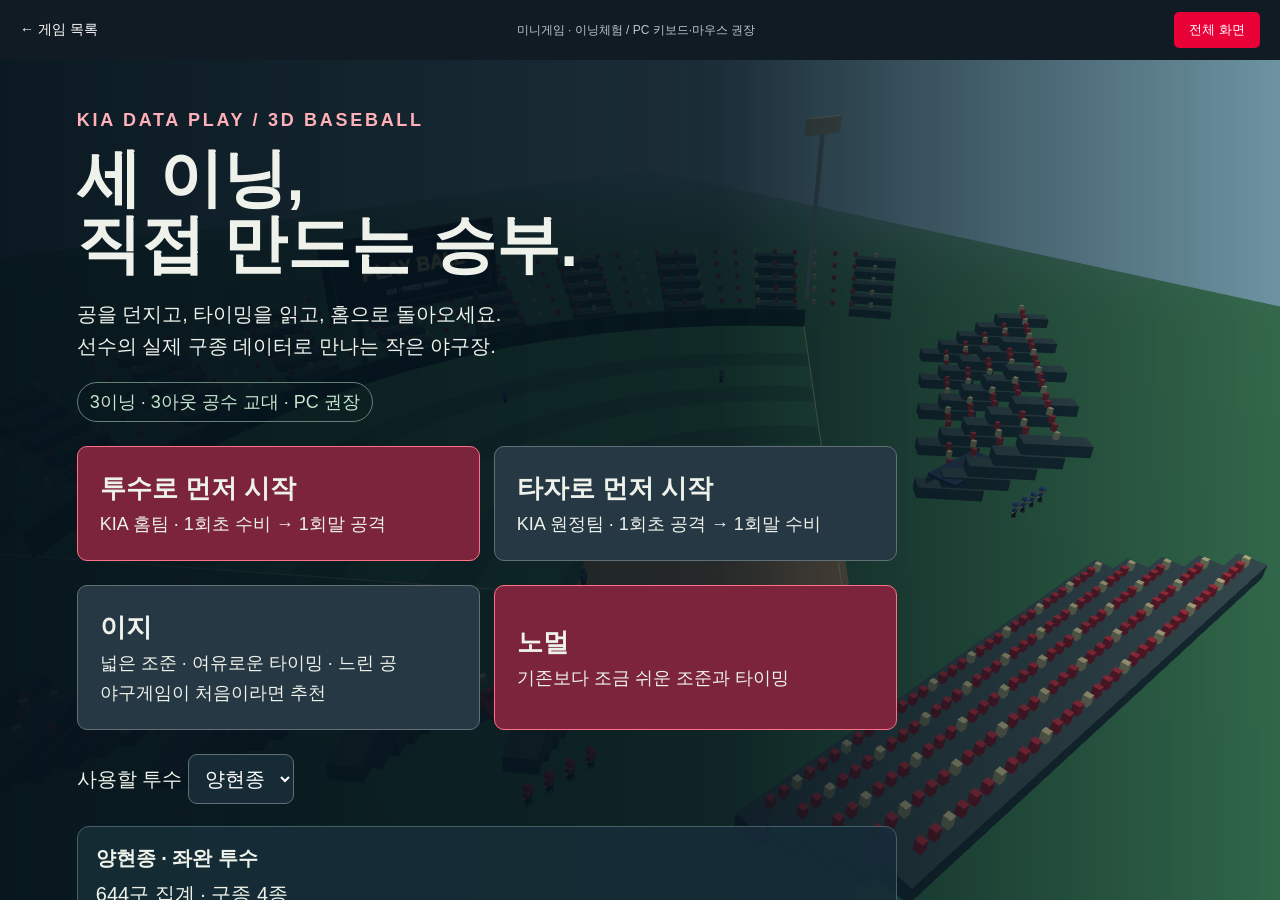
<file: why-kia/play.html>
<!doctype html><html lang="ko"><head><meta charset="utf-8"><meta name="viewport" content="width=device-width,initial-scale=1"><title>이닝체험 · WHY KIA GAMES</title><style>*{box-sizing:border-box}body{margin:0;background:#101b23;color:white;font-family:Arial,"Malgun Gothic",sans-serif}header{height:60px;display:flex;align-items:center;justify-content:space-between;padding:10px 20px;gap:12px}a{color:white;text-decoration:none;font-size:14px}button{background:#e90036;color:white;border:0;border-radius:5px;padding:9px 15px;cursor:pointer}iframe{border:0;width:100%;height:calc(100dvh - 60px);display:block}header span{font-size:12px;color:#bbc6cd}@media(max-width:650px){header span{display:none}}</style></head><body><header><a href="index.html#games">← 게임 목록</a><span id="gameName">PC 키보드·마우스 권장</span><button id="full">전체 화면</button></header><iframe id="game" src="about:blank" title="KIA와 KT 3이닝 야구게임" allow="fullscreen" allowfullscreen></iframe><script>const catalog={puzzle:'갸천성',catch:'공 잡 기',dodge:'공피하기',survival:'갸서바이벌',innings:'미니게임 · 이닝체험',tutorial:'데이터 튜토리얼'};const requested=new URLSearchParams(location.search).get('game');const game=Object.hasOwn(catalog,requested)?requested:'innings';document.getElementById('game').src='games/'+game+'/index.html';document.getElementById('game').title=catalog[game];document.getElementById('gameName').textContent=catalog[game]+' / PC 키보드·마우스 권장';document.title=catalog[game]+' · WHY KIA GAMES';document.getElementById('full').onclick=async()=>{try{await document.getElementById('game').requestFullscreen()}catch{document.getElementById('full').textContent='브라우저 전체 화면을 사용해 주세요'}};</script></body></html>
</file>
<file: why-kia/assets/style.css>
*{box-sizing:border-box}html{scroll-behavior:smooth}body{margin:0;color:#202124;background:white;font-family:Arial,"Malgun Gothic",sans-serif;line-height:1.65}a{color:inherit;text-decoration:none}button,select{font:inherit}button,a,select{-webkit-tap-highlight-color:transparent}button{cursor:pointer}a:focus-visible,button:focus-visible,select:focus-visible,summary:focus-visible{outline:3px solid #e60036;outline-offset:4px}em{font-style:normal;color:#ed0037}h1,h2,h3,p{margin-top:0}h1,h2,h3{letter-spacing:-.045em;line-height:1.35}h1{font-size:52px}h2{font-size:29px}h3{font-size:21px}p{color:#73757b}small{font-size:12px;color:#7c7e83}.wrap{width:min(1120px,calc(100% - 48px));margin:auto}.topline{background:#151515;color:#dedede;font-size:11px;padding:6px 0}.topline .wrap{display:flex;gap:5px}.topline .wrap>span:last-child{margin-left:auto;color:#999}.topline span{color:#999}header{background:#fffffff5;position:sticky;top:0;z-index:10;border-bottom:1px solid #ececf0;backdrop-filter:blur(16px)}.nav{display:flex;align-items:center;gap:46px;height:78px}.brand{display:flex;align-items:center;gap:8px;font-size:22px;font-weight:900;letter-spacing:-1px;white-space:nowrap}.brand i,.hero-mark{display:grid;place-items:center;background:#e90036;color:white;font-weight:900;font-style:italic;transform:skew(-8deg);border-radius:10px;width:38px;height:38px}.nav nav{display:flex;height:100%;gap:30px;align-items:center;font-weight:700;font-size:14px}.nav nav a{height:100%;display:flex;align-items:center;position:relative;white-space:nowrap}.nav nav a.active{color:#e90036}.nav nav a.active:after{content:'';position:absolute;bottom:0;height:3px;background:#e90036;left:0;right:0}nav span{margin-left:7px}#mobile{display:none}.skip{position:fixed;top:-90px;z-index:99;background:white;padding:15px}.skip:focus{top:0}.hero{position:relative;overflow:hidden;text-align:center;padding:65px 0 58px;background:linear-gradient(135deg,#fff 5%,#fff3f6);border-bottom:1px solid #f4e9ed}.hero .wrap{position:relative}.hero-mark{margin:0 auto 24px;width:70px;height:70px;font-size:42px;border-radius:18px;box-shadow:0 12px 32px #e9003620}.eyebrow{font-size:11px;font-weight:800;letter-spacing:1.6px;color:#e90036;display:block;margin-bottom:10px}.muted{color:#929498}.hero h1{margin:12px 0 18px;font-size:47px}.hero p{font-size:17px;margin-bottom:22px}.hero-ring{position:absolute;right:-140px;top:-140px;border:55px solid #fbe2e9;width:510px;height:510px;border-radius:50%;opacity:.6}.pills{display:flex;gap:10px;justify-content:center;margin:25px 0}.pills span{font-size:12px;padding:8px 15px;background:white;border:1px solid #eee;border-radius:30px;box-shadow:0 2px 5px #00000005}.pills b{color:#e90036}.button{display:inline-flex;align-items:center;gap:28px;border-radius:6px;background:#e90036;color:white;padding:13px 22px;font-size:14px;font-weight:bold;border:0}.button:hover,.play:hover{background:#bd002c}.section{padding-top:58px;padding-bottom:58px}.section-title{display:flex;align-items:center;justify-content:space-between;gap:15px;margin-bottom:24px}.section-title h2{margin:0}.section-title>a{color:#7e8087;font-size:13px}.section-title .eyebrow{margin:0}.courses{display:grid;grid-template-columns:repeat(3,1fr);gap:16px}.courses a{border:1px solid #e8e8ed;border-radius:12px;padding:23px;display:flex;gap:16px;transition:.2s}.courses a:hover{border-color:#e90036;transform:translateY(-3px)}.courses a>span{background:#fff0f4;color:#e90036;font-size:29px;border-radius:12px;min-width:48px;height:48px;text-align:center}.courses h3{font-size:17px;margin:0 0 4px}.courses p{font-size:12px;margin:0 0 10px}.courses b{color:#e90036;font-size:11px}.games-section{padding-top:8px}.filters{display:flex;gap:10px;margin-bottom:22px}.filters button{border:1px solid #e6e6eb;border-radius:25px;background:white;padding:7px 18px;font-size:13px}.filters .selected{background:#202124;color:white;border-color:#202124}.gamegrid{display:grid;grid-template-columns:repeat(3,1fr);gap:20px}.gamecard{border:1px solid #e8e8ed;overflow:hidden;border-radius:13px;display:flex;flex-direction:column;background:white;transition:transform .2s,box-shadow .2s}.gamecard:hover{transform:translateY(-3px);box-shadow:0 12px 25px #2222220b}.gamecard.featured{grid-column:span 2;display:grid;grid-template-columns:1fr 1fr}.visual{position:relative;height:205px;overflow:hidden}.featured .visual{height:100%;min-height:320px}.visual img{width:100%;height:100%;object-fit:cover}.badge{position:absolute;left:13px;top:13px;background:#151515d9;color:white;border-radius:4px;padding:3px 8px;font-size:10px;font-weight:bold;letter-spacing:.7px}.badge.live{background:#e90036}.art{height:100%;display:flex;align-items:center;justify-content:center;position:relative;overflow:hidden;background:#143c3a;color:#ffe1a7}.art:before,.art:after{content:'';position:absolute;width:220px;height:220px;border:1px solid #ffffff25;transform:rotate(45deg)}.art:after{width:310px;height:310px}.art b{font-size:110px;z-index:1;line-height:1;color:#ffe9bb;filter:drop-shadow(0 8px 15px #0003)}.artlabel{position:absolute;bottom:20px;left:20px;font-size:10px;letter-spacing:2px;color:#ffffff99}.artline{position:absolute;width:100%;height:5px;background:#e8c27d;bottom:30%;transform:rotate(-25deg);opacity:.4}.catch{background:linear-gradient(135deg,#102332,#123b4b)}.catch:before{border:5px solid #dcb654;transform:rotate(0);width:145px;height:180px}.catch:after{border:1px solid #ffffff20;transform:rotate(0);width:100%;height:100%;background:repeating-linear-gradient(0deg,transparent 0 50px,#ffffff10 50px 51px)}.catch b{font-size:74px;text-shadow:3px 3px #c67944}.dodge{background:linear-gradient(150deg,#8db7c9 0 34%,#214b43 34% 70%,#ab7b4c 70%)}.dodge b{transform:rotate(-20deg);color:#fff}.survival{background:repeating-linear-gradient(90deg,#226b3a 0 50px,#297d45 50px 100px)}.survival:after{background:radial-gradient(#f9ca74 2px,transparent 3px);background-size:15px 15px;transform:rotate(0);right:-70px;border:0}.puzzle{background:linear-gradient(130deg,#351320,#130e18)}.puzzle b{color:#ee4064}.cardbody{padding:24px;display:flex;flex-direction:column;flex:1}.cardbody .eyebrow{font-size:10px;letter-spacing:1px;margin-bottom:7px}.cardbody h3{margin-bottom:10px}.cardbody p{font-size:13px;margin-bottom:22px}.cardfoot{border-top:1px solid #efeff2;padding-top:15px;margin-top:auto;display:flex;justify-content:space-between;align-items:center;gap:6px}.cardfoot>span{font-size:10px;color:#92949b}.cardfoot b{color:#484b50}.play{background:#e90036;border-radius:20px;padding:5px 12px;color:white;font-size:12px;font-weight:bold;white-space:nowrap}.pending{border:1px solid #dedee4;background:#f5f5f7;color:#666b72;border-radius:20px;font-size:11px;padding:5px 10px;white-space:nowrap}.pending:hover{background:#eee}.source-note{font-size:12px;line-height:1.8;color:#8b8c92;margin-top:20px}.storyband{background:#f7f7f9;border-block:1px solid #eeeef2}.stories{display:grid;grid-template-columns:1.1fr 1fr;gap:24px}.leadstory{background:white;border:1px solid #e6e6eb;border-radius:13px;overflow:hidden}.storyart{height:210px;background:linear-gradient(120deg,#261b24,#3a0615);display:flex;align-items:center;justify-content:space-between;padding:25px;color:white}.storyart>span{font-size:27px;font-weight:900;line-height:1.2;letter-spacing:-1px}.bars{height:120px;display:flex;align-items:flex-end;gap:8px}.bars i{width:20px;background:#ec0037;height:60%}.bars i:nth-child(2){height:95%}.bars i:nth-child(3){height:70%;background:#e5c4ca}.bars i:nth-child(4){height:45%;background:#e5c4ca}.bars i:nth-child(5){height:64%}.leadstory>div:last-child{padding:25px}.leadstory h3{font-size:22px}.leadstory p{font-size:13px;margin:0}.storylist{border:1px solid #e6e6eb;border-radius:13px;background:white;padding:10px 24px}.storylist a{display:flex;gap:20px;align-items:center;border-bottom:1px solid #eeeef2;padding:23px 0;font-size:13px}.storylist a:last-child{border:0}.storylist b{font-size:11px;color:#e90036;white-space:nowrap}.storylist small{margin-left:auto;white-space:nowrap;font-size:10px}.teamgrid{display:grid;grid-template-columns:repeat(5,1fr);gap:15px}.person{border:1px solid #e8e8ed;border-radius:13px;text-align:center;padding:25px 12px}.avatar{display:grid;place-items:center;width:58px;height:58px;border-radius:50%;background:#f4f4f6;color:#666;font-size:21px;font-weight:bold;margin:0 auto 15px}.avatar.red{background:#e90036;color:white}.person h3{font-size:17px;margin:0 0 4px}.person>span:not(.avatar){font-size:12px;color:#999}.person p{font-size:11px;margin:10px 0 0}footer{background:#141414;color:#fff;padding:48px 0}footer p{font-size:14px;margin:16px 0 30px}.footrow{display:flex;justify-content:space-between;gap:15px;font-size:12px;color:#999;margin-bottom:12px}footer small{color:#737373;font-size:10px}.pagehead{padding:65px 0 42px}.pagehead h1{margin:12px 0 22px}.pagehead p{max-width:700px;font-size:16px}.quote{padding:48px;background:#fff4f6;border-radius:16px;margin:30px 0 55px}.quote>span{color:#a06674;font-size:13px}.quote h2{font-size:31px;margin:12px 0}.quote p{max-width:650px}.timeline article{display:grid;grid-template-columns:110px 1fr;gap:35px;padding:42px 0;border-bottom:1px solid #e7e7ec}.step{color:#e90036;font-weight:800;letter-spacing:1px;font-size:14px;padding-top:4px}.timeline h2{margin:5px 0 20px}.timeline p{font-size:16px;line-height:1.9;max-width:800px}.timeline aside{border-left:3px solid #e90036;padding:14px 20px;background:#f7f7f9;font-size:14px;color:#5b5e63;line-height:1.9}.manifesto{padding:70px 0;max-width:850px}.manifesto h2{font-size:38px}.manifesto p{line-height:1.9}.manifesto .button{margin-top:20px}.datafacts{display:grid;grid-template-columns:repeat(3,1fr);border-block:1px solid #eee;padding:30px 0;margin-bottom:55px}.datafacts div{display:flex;flex-direction:column;border-right:1px solid #eee;padding:0 25px}.datafacts div:first-child{padding-left:0}.datafacts div:last-child{border:0}.datafacts strong{font-size:25px;color:#e90036}.datafacts span{font-size:13px;color:#81838b}.datasets{display:grid;grid-template-columns:repeat(4,1fr);gap:16px}.datasets article{background:#f6f6f8;border-radius:12px;padding:25px}.datasets article>span{font-size:12px;color:#e90036;font-weight:bold}.datasets h3{font-size:19px;margin:15px 0}.datasets p{font-size:14px}.datasets small{font-size:12px}.chartbox{border:1px solid #e5e5ea;border-radius:16px;padding:32px;margin:45px 0 60px}.chartbox select{background:#fff;border:1px solid #ddd;border-radius:7px;padding:10px 15px}.chartbox label{font-size:13px;white-space:nowrap}.chartbox p{font-size:14px}.chartbox .source-note{font-size:12px}.chart-summary{display:flex;align-items:center;gap:20px;margin:25px 0}.chart-summary strong{font-size:22px}.chart-summary span{color:#8c8d95;font-size:13px}.chartrow{display:grid;grid-template-columns:90px 1fr 65px 100px;gap:15px;align-items:center;margin:15px 0;font-size:14px}.chartrow strong{font-weight:500}.track{height:16px;background:#f5f1f3;border-radius:3px;overflow:hidden}.track i{display:block;height:100%;background:#e90036;border-radius:3px}.chartrow span{text-align:right}.chartbox details{margin-top:30px;font-size:13px}.chartbox summary{cursor:pointer;color:#73757b}.table-scroll{overflow:auto}table{width:100%;border-collapse:collapse;margin-top:20px;text-align:left}td,th{padding:12px;border-bottom:1px solid #eee}caption{text-align:left;color:#e90036;font-weight:bold}.pipeline{display:grid;grid-template-columns:repeat(5,1fr);border:1px solid #eee;border-radius:12px;overflow:hidden}.pipeline>div{padding:22px 18px;border-right:1px solid #eee}.pipeline span{font-size:11px;color:#e90036}.pipeline h3{font-size:18px;margin:10px 0}.pipeline p{font-size:11px;margin:0}.reading{display:grid;grid-template-columns:1fr 1fr;gap:30px;margin:50px 0 65px}.reading article{border-top:2px solid #232323;padding-top:22px}.reading p{font-size:14px;line-height:1.9}.tutorial{display:grid;grid-template-columns:1fr 1fr;gap:50px;margin:25px auto 80px}.tutorial-art{background:linear-gradient(145deg,#f5e8ed,#ffe2e8);padding:40px;border-radius:18px;color:#e90036;font-size:110px;font-weight:900;line-height:1.1}.tutorial-art span{display:block;color:#312b30;font-size:40px;margin-top:65px}.tutorial p{font-size:15px}.large{padding:12px 20px;font-size:14px}dialog{border:1px solid #eee;border-radius:16px;max-width:480px;width:calc(100% - 40px);padding:35px;box-shadow:0 20px 100px #0002}dialog::backdrop{background:#14212a99;backdrop-filter:blur(3px)}dialog h2{margin-top:20px}dialog p{font-size:15px}.close{position:absolute;right:15px;top:8px;font-size:28px;border:0;background:none;color:#555}#main{min-height:60vh}@media(prefers-reduced-motion:reduce){html{scroll-behavior:auto}*{transition:none!important}}@media(max-width:1000px){.nav{gap:20px}.nav nav{gap:18px;font-size:12px}.brand{font-size:19px}.courses a{padding:17px;gap:10px}.datasets{grid-template-columns:1fr 1fr}.teamgrid{gap:9px}.storylist a{gap:10px}.gamecard.featured{grid-template-columns:1fr}.featured .visual{height:205px;min-height:0}.gamecard.featured{grid-column:span 1}.gamegrid{grid-template-columns:1fr 1fr}.courses a>span{display:none}}@media(max-width:700px){.wrap{width:calc(100% - 32px)}.topline .wrap>span{display:none}.nav{height:68px;justify-content:space-between}.brand{font-size:19px}.brand i{width:30px;height:30px;border-radius:7px}#mobile{display:block;border:1px solid #ddd;background:white;padding:4px 10px;border-radius:5px}.nav nav{display:none;position:absolute;top:68px;left:0;right:0;height:auto;background:white;padding:15px 22px;box-shadow:0 10px 20px #0001}.nav nav.open{display:flex;flex-direction:column;align-items:stretch;gap:0}.nav nav a{padding:12px}.hero{padding:45px 0}.hero h1{font-size:32px}.hero p{font-size:14px}.eyebrow{font-size:9px}.pills{gap:6px}.pills span{font-size:10px;padding:7px 10px}.hero-mark{width:55px;height:55px;font-size:35px}.section{padding:35px 0}.section-title h2{font-size:22px}.section-title>.eyebrow{display:none}.courses{grid-template-columns:1fr;gap:10px}.courses a{padding:17px}.courses a>span{display:block}.courses p{margin-bottom:3px}.gamegrid{grid-template-columns:1fr}.cardbody{padding:22px}.visual,.featured .visual{height:210px}.stories,.reading,.tutorial{grid-template-columns:1fr}.storylist{padding:5px 18px}.teamgrid{grid-template-columns:1fr 1fr}.person:last-child{grid-column:span 2}.person{padding:20px}.footrow{flex-direction:column}h1,.pagehead h1{font-size:35px}.pagehead{padding:40px 0 22px}.quote{padding:25px;margin:20px 0 35px}.quote h2{font-size:23px}.timeline article{grid-template-columns:1fr;gap:10px;padding:28px 0}.timeline h2{font-size:23px}.timeline p{font-size:14px}.manifesto h2{font-size:28px}.datafacts{gap:15px;padding:20px 0}.datafacts div{padding:0 7px}.datafacts strong{font-size:15px}.datafacts span{font-size:10px}.datasets{grid-template-columns:1fr}.datasets article{padding:22px}.chartbox{padding:20px}.chartbox .section-title{align-items:flex-start;flex-direction:column}.chartrow{grid-template-columns:62px 1fr 45px 65px;gap:7px;font-size:11px}.chartrow small{font-size:9px}.pipeline{grid-template-columns:1fr}.pipeline>div{border-bottom:1px solid #eee;border-right:0;display:flex;align-items:center;gap:15px;padding:15px}.pipeline h3{margin:0}.pipeline p{margin-left:auto}.tutorial-art{min-height:300px}.tutorial-art span{font-size:35px}.source-note{font-size:11px}}

.notebook-section{margin:55px 0;padding:35px;background:#faf9fb;border:1px solid #eee9ef;border-radius:14px}.notebook-section>p{max-width:760px}.notebook-section .reading{margin:30px 0}.notebook-note{border-left:3px solid #e90036;background:white;padding:18px 22px}.notebook-note p{font-size:13px;margin:8px 0 0}@media(max-width:700px){.notebook-section{padding:22px}.notebook-section h2{font-size:24px}}

.game-subnav{display:flex;flex-wrap:wrap;gap:10px;margin:0 0 25px;padding-bottom:22px;border-bottom:1px solid #eee}.game-subnav a,.game-subnav button{background:#fff;border:1px solid #e3e3e8;border-radius:6px;padding:8px 12px;font-size:13px;color:#4b4d54}.game-subnav a{border-color:#f4bac8;color:#e90036}

.nbcard{background:white;border:1px solid #e9e9ee;border-radius:10px;padding:24px;margin:18px 0}.nbcard p{font-size:15px}.nbcard summary,.inventory summary{cursor:pointer;font-weight:bold;color:#bd0030;padding:15px 0}.cell{margin-top:18px}.cell>strong{font-size:12px;color:#86888f}pre{white-space:pre-wrap;overflow-wrap:anywhere;background:#17222d;color:#d7e8e5;border-radius:7px;padding:18px;font-size:12px;line-height:1.7;max-height:450px;overflow:auto}.output{background:#f4f5f7;color:#42494d}.download-links{display:flex;flex-wrap:wrap;gap:12px;margin-top:24px}.download-links a{font-size:13px;background:white;padding:10px;border:1px solid #ddd;border-radius:6px}.gallery-grid{display:grid;grid-template-columns:repeat(3,1fr);gap:20px;margin:25px 0}.gallery-grid figure{margin:0;border:1px solid #e4e4e9;border-radius:12px;overflow:hidden}.gallery-grid img{width:100%;height:240px;object-fit:contain;background:#f8f8fa;padding:8px;display:block}.gallery-grid figcaption{padding:18px}.gallery-grid strong{display:block;font-size:16px}.gallery-grid figcaption a,.gallery-grid p{display:block;font-size:12px;margin:10px 0 0;color:#777}.gallery-grid figcaption a{color:#e90036}.gallery-heading{margin-top:50px}.inventory{margin:30px 0;font-size:12px}.inventory th{overflow-wrap:anywhere;max-width:280px}@media(max-width:700px){.gallery-grid{grid-template-columns:1fr}.nbcard{padding:16px}.notebook-section .datafacts{grid-template-columns:1fr}.notebook-section .datafacts div{border:0;padding:10px 0}.inventory th{min-width:150px}}
</file>
